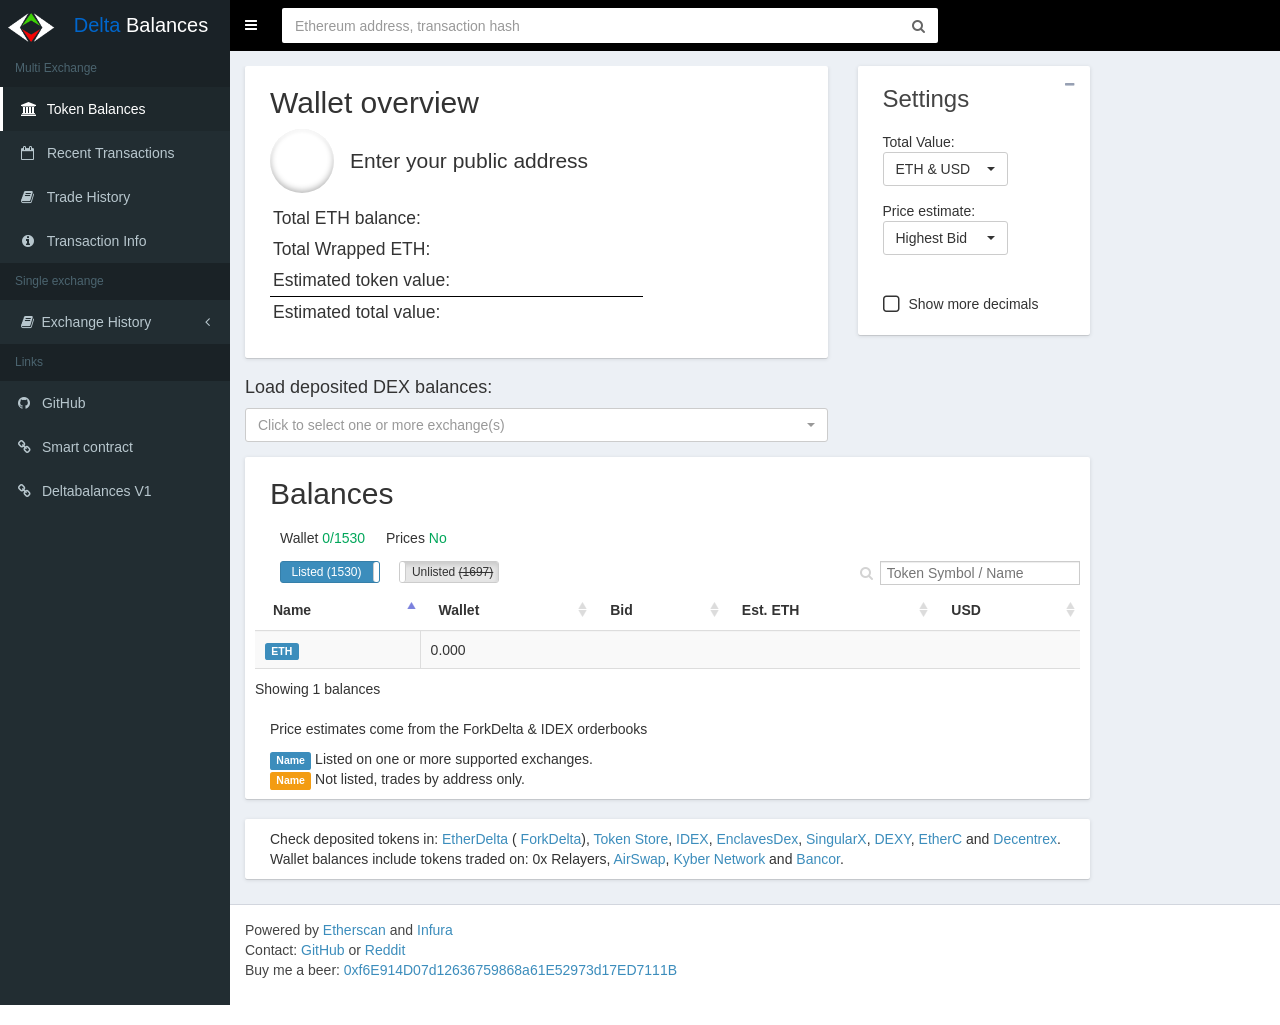
<file: index.html>
<!DOCTYPE html>
<html>

<head>
  <meta charset="utf-8">
  <meta http-equiv="X-UA-Compatible" content="IE=edge">
  <meta name="description" content="View ERC20 token balances and decentralized exchange trading history.">
  <meta content="width=device-width, initial-scale=1" name="viewport">
  <link rel="icon" type="image/png" sizes="16x16" href="./favicon-16x16.png?1">
  <link rel="icon" type="image/png" sizes="32x32" href="./favicon-32x32.png?1">
  <link rel="icon" type="image/png" sizes="64x64" href="./favicon-64x64.png?1">

  <title>Delta Balances</title>

  <!-- CSS:  Bootstrap, adminLTE, fontawesome & custom -->
  <link href="css/combinedStyles.css" rel="stylesheet">

  <!-- JS  jquery -->
  <script src="js/jquery-3.2.1.min.js"></script>

  <!-- JS  datatables -->
  <script src="js/jquery.dataTables.fixed.min.js"></script>

  <!-- JS  Bootstrap + adminLTE (menu theme) + blockies ethereum -->
  <script src="js/bootstrap.adminlte.blockies.min.js"></script>

  <script src="js/bootstrap-toggle.min.js"></script>
  <script src="js/bootstrap-select.min.js"></script>



  <!-- JS socketIO  for exchange prices -->
  <script src="js/socket.io.js" defer></script>

  <!-- JS  Token discover / loading -->
  <script src="backupTokens.js"></script>
  <script src="loadTokens.js"></script>

  <!-- JS  Main functionality -->
  <!--  config excluded from bundle -->
  <script src="configBundle.js"></script>
  <script src="bundle.min.js"></script>
  <script src="index.js"></script>

</head>

<body class="hold-transition skin-blue sidebar-mini">

  <!-- Main Header -->
  <header class="main-header">

    <!-- Logo -->
    <a href="index.html" class="logo hidden-xs">
      <!-- mini logo for sidebar mini 50x50 pixels -->
      <span class="logo-mini">
        <img id="logo1" align="middle" src="logo-white.png" alt="logo">
      </span>
      <!-- logo for regular state and mobile devices -->
      <span class="logo-lg">
        <img id="logo2" align="middle" src="logo-white.png" alt="logo">
        <span class="homeLink1">Delta</span>
        <span class="homeLink2">Balances</span>
      </span>
    </a>

    <!-- Header Navbar -->
    <nav class="navbar navbar-static-top" role="navigation">

      <!-- Sidebar toggle button-->
      <a href="#" class="sidebar-toggle" data-toggle="push-menu" role="button">
        <span class="sr-only">Toggle navigation</span>
      </a>

      <!-- mobile only logo -->
      <ul class="visible-xs nav navbar-nav pull-left navbar-logo" style="margin-left:0px; margin-top:5px;font-size:20px; height:30px; line-height:30px;">
        <li class="">
          <a href="index.html" class="dropdown">
            <span class="homeLink1">Delta</span>
            <span class="homeLink2">Balances</span>
          </a>
        </li>
      </ul>

      <!-- header search -->
      <ul class="nav  navbar-nav pull-left customWidth1" style=" border: none;">
        <li class="navbar-form" style="width:100%; padding:0px;  ">
          <div class="input-group" style="width:100%;">
            <input type="text" id="address" class="form-control custom" placeholder="Ethereum address, transaction hash">
            <span class="input-group-btn">
              <button id="refreshButton" onClick="myClick()" class="btn btn-flat">
                <i id="refreshButtonSearch" class="fa fa-search" aria-hidden="true"></i>
                <i id="refreshButtonLoading" style="display:none" class="fa fa-refresh fa-spin" aria-hidden="true"></i>
              </button>
            </span>
          </div>
        </li>
      </ul>
      <ul class="nav navbar-nav pull-right navbar-user">
        <!-- Control Sidebar Toggle Button -->
        <li class="dropdown user user-menu">
          <!-- Menu Toggle Button -->
          <a href="#" id="userToggle" class="hidden dropdown-toggle" data-toggle="control-sidebar">
            <!-- The user image in the navbar-->
            <i id="userImage" class="user-image bg-red" style="width:32px; height:32px;"></i>
            <!-- hidden-xs hides the username on small devices so only the image appears. -->
            <span id="currentAddr2" class="hidden-xs">0x......</span>
          </a>
        </li>
      </ul>
    </nav>
  </header>

  <!-- top alert message -->
  <div class="alert alert-danger alert-top" style="display:none;" onclick="hideError()" id='error' role="alert">
    <strong>Error</strong>
    <span id="errortext"></span>
    <button type="button" class="close" aria-label="Close">
      <span aria-hidden="true">&times;</span>
    </button>
  </div>
  <div class="alert alert-warning alert-top alert-dismissible" onclick="hideHint()" style="display:none;" role="alert" id='hint'>
    <strong>Hint</strong>
    <span id="hinttext"></span>
    <button type="button" class="close" aria-label="Close">
      <span aria-hidden="true">&times;</span>
    </button>
  </div>

  <!-- Left side column. contains the logo and sidebar -->
  <aside class="main-sidebar">

    <!-- sidebar: style can be found in sidebar.less -->
    <section class="sidebar">

      <!-- Sidebar Menu -->
      <ul class="sidebar-menu" data-widget="tree">
        <li id="homeLinkHeader" class="header">
          <a href="index.html">
            <span class="homeLink3">Delta</span>
            <span class="homeLink4">Balances</span>
          </a>
        </li>
        <li class="header">Multi Exchange</li>
        <!-- Optionally, you can add icons to the links -->
        <li class="active">
          <a id="overviewNav" href="index.html">
            <i class="sidebar-icon icon-balances"></i>
            <span>Token Balances</span>
          </a>
        </li>
        <li>
          <a id="recentNav" href="recent.html">
            <i class="sidebar-icon icon-recent"></i>
            <span>Recent Transactions</span>
          </a>
        </li>
        <li>
          <a id="histNav" href="trades.html">
            <i class="sidebar-icon icon-book"></i>
            <span>Trade History</span>
          </a>
        </li>
        <li>
          <a id="txNav" href="tx.html">
            <i class="sidebar-icon icon-info"></i>
            <span>Transaction Info</span>
          </a>
        </li>
        <li class="header">Single exchange</li>
        <li class="treeview menu">
          <a href="#">
            <i class="icon-book"></i>
            <span>Exchange History</span>
            <span class="pull-right-container">
              <i class="fa fa-angle-left pull-right"></i>
            </span>
          </a>
          <ul class="treeview-menu">
            <li>
              <a id="historyNav" href="history.html">
                <i class="sidebar-icon icon-etherdelta"></i>
                <span>EtherDelta
                  <span class="text75">(ForkDelta)</span>
                </span>
              </a>
            </li>
            <li>
              <a id="historyNav2" href="history2.html">
                <i class="sidebar-icon icon-tokenstore"></i>
                <span>Token store</span>
              </a>
            </li>
            <li>
              <a id="historyNav4" href="history4.html">
                <i class="sidebar-icon icon-zrx"></i>
                <span>0x Protocol</span>
              </a>
            </li>
            <li>
              <a id="historyNav5" href="history5.html">
                <i class="sidebar-icon icon-airswap"></i>
                <span>AirSwap</span>
              </a>
            </li>
            <li>
              <a id="historyNav6" href="history6.html">
                <i class="sidebar-icon icon-kyber"></i>
                <span>Kyber Network</span>
              </a>
            </li>
            <li>
              <a id="historyNav7" href="history7.html">
                <i class="sidebar-icon icon-oasis"></i>
                <span>OasisDex</span>
              </a>
            </li>
            <li>
              <a id="historyNav8" href="history8.html">
                <i class="sidebar-icon icon-enclaves"></i>
                <span>EnclavesDex</span>
              </a>
            </li>
            <li>
              <a id="historyNav9" href="history9.html">
                <strong class="sidebar-icon icon-ethen"> E</strong>
                <span>ETHEN</span>
              </a>
            </li>
            <li>
              <a id="historyNav3" href="history3.html">
                <i class="sidebar-icon icon-decentrex"></i>
                <span>Decentrex</span>
              </a>
            </li>
          </ul>
        </li>
        <li class="header">Links</li>
        <li>
          <a href="https://github.com/DeltaBalances/DeltaBalances.github.io" target="_blank">
            <i class="fa fa-github"></i>
            <span>GitHub</span>
          </a>
        </li>
        <li>
          <a href="https://etherscan.io/address/0x3e25f0ba291f202188ae9bda3004a7b3a803599a#code" target="_blank">
            <i class="fa fa-link"></i>
            <span>Smart contract</span>
          </a>
        </li>
        <li>
          <a href="./old/index.html" target="_blank">
            <i class="fa fa-link"></i>
            <span>Deltabalances V1</span>
          </a>
        </li>
      </ul>
      <!-- /.sidebar-menu -->
    </section>
    <!-- /.sidebar -->
  </aside>


  <div class="wrapper">

    <!-- Content Wrapper. Contains page content -->
    <div class="content-wrapper">
      <!-- Content Header (Page header) -->
      <!-- <section class="content-header">
      <h1>
        Token balances
      </h1>
    </section> -->

      <!-- Main content -->
      <section class="content container-fluid">

        <div class="row">

          <div class="col-sm-12 col-md-8 col-lg-7 s-fullwidth" style="overflow:hidden;">
            <div class="box box-default bottom10M">
              <div id="overviewOverlay" class="hidden-xs hidden-sm hidden-md hidden-lg overlay">
                <i class="fa fa-refresh fa-spin dim"></i>
              </div>
              <!-- /.box-header -->
              <div class="box-body noPadTop">
                <div class="col-md-12 noPadM">
                  <h2>Wallet overview</h2>
                  <div style="white-space:nowrap; overflow:hidden;">
                    <div id="addrIcon" class="hidden-xs" style="float:left; display: inline-block; padding-left: 1%;"></div>
                    <div class="hidden-xs" style="padding-left: 3%; float:left;">
                      <p style="line-height:64px;display: inline-block;"> </p>
                    </div>
                    <div style="float:left; white-space:nowrap;">
                      <p style="line-height:64px; white-space:nowrap; font-size:21px; font-weight:normal; display: inline-block;" id="addr">Enter your public address </p>
                    </div>
                  </div>
                  <table class="table table-sm" cellspacing="0" cellpadding="0" id="overviewTable">
                    <tr>
                      <td>
                        <span class=" hidden-xs">Total ETH balance:</span>
                        <span class=" visible-xs">Total ETH:</span>
                      </td>
                      <td id='ethbalance'></td>
                      <td id='ethbalancePrice'></td>
                    </tr>
                    <tr>
                      <td>
                        <span class=" hidden-xs">Total Wrapped ETH:</span>
                        <span class=" visible-xs">Wrapped ETH:</span>
                      </td>
                      <td id='wethbalance'></td>
                      <td id='wethbalancePrice'></td>
                    </tr>
                    <tr>
                      <td>
                        <span class=" hidden-xs">Estimated token value:</span>
                        <span class=" visible-xs">Token value:</span>
                      </td>
                      <td id='tokenbalance'></td>
                      <td id='tokenbalancePrice'></td>
                    </tr>
                    <tr>
                      <td>
                        <span class=" hidden-xs">Estimated total value:</span>
                        <span class=" visible-xs">Total value:</span>
                      </td>
                      <td id='totalbalance'></td>
                      <td id='totalbalancePrice'></td>
                    </tr>
                  </table>
                </div>
                <!-- /.box-body -->
              </div>
              <!-- /.box -->
            </div>
          </div>

          <div class="col-sm-12 col-md-4 col-lg-3 s-fullwidth">
            <div id="settingbox" class="box box-default bottom10M">
              <!-- /.box-header -->
              <div class="box-header noPadTop">
                <div class="col-md-12 noPadM">
                  <h3>Settings</h3>
                </div>
                <div class="box-tools pull-right">
                  <button id="collapseSettings" type="button" class="btn btn-box-tool" data-widget="collapse">
                    <i id="settingToggleIcon" class="fa fa-minus"></i>
                  </button>

                </div>
              </div>
              <div id="setting-body" class="box-body noPadTop">
                <div class="col-md-12 noPadM">
                  <ul class="list-unstyled">
                    <li>

                      <li>
                        <div class="form-group" style="float:left;Padding-right: 45px;">
                          Total Value:
                          <br>
                          <select id="fiatSelect" onchange="selectFiat()" data-width="125px" class="selectpicker">
                            <option value="0">ETH</option>
                            <option value="1" selected>ETH & USD</option>
                            <option value="2">ETH & EUR</option>
                          </select>
                        </div>
                        <div class="form-group" style="float:left;">
                          Price estimate:
                          <br>
                          <select id="priceSelect" onchange="selectPrice()" data-width="125px" class="selectpicker">
                            <option value="0" selected>Highest Bid</option>
                            <option value="1">Lowest Ask</option>
                          </select>
                        </div>
                      </li>
                      <li class="hidden">
                        <input class="checkbox checkbox-info" type="checkbox" onclick="checkZero()" id="zero">
                        <label for="zero">Hide zero balances</label>
                      </li>
                      <li>
                        <div style="clear:both;"></div>
                        <br>
                        <input class="checkbox checkbox-info" type="checkbox" onclick="checkDecimal()" id="decimals">
                        <label for="decimals">Show more decimals</label>
                      </li>

                  </ul>

                </div>
              </div>
              <!-- /.box-body -->
            </div>
            <!-- /.box -->
          </div>
        </div>
        <div class="row">
          <div class="col-md-12 col-lg-10">
            <h4> Load deposited DEX balances: </h4>
          </div>


          <div class="col-sm-12 col-md-8 col-lg-7 noPadM">

            <div class="form-group">
              <select id="exchangeDropdown" data-width="100%" data-none-selected-text="Click to select one or more exchange(s)" class="selectpicker"
                multiple>
                <option data-subtext="ForkDelta">EtherDelta</option>
                <option>IDEX</option>
                <option>Token store</option>
                <option>Enclaves</option>
                <!-- <option>Ethen</option>-->
                <option>SingularX</option>
                <option>DEXY</option>
                <option>EtherC</option>
                <option data-subtext="(Discontinued)">Decentrex</option>
              </select>
            </div>

          </div>

          <div class="col-xs-12 col-md-12 col-lg-10 s-fullwidth">

            <div class="box box-default">
              <!-- /.box-header -->
              <div class="box-body noPadTop">
                <div class="col-md-12 noPadM">
                  <h2>Balances
                    <button id='loadingBalances' onclick="getBalances()" class="fa fa-refresh" style="display:none;"></button>
                    <!-- <span class="pull-right" style="display:inline-block; vertical-align: middle;font-weight: 400; font-size: 0.5em;">
                      <input style="width:110px;" id="tablesearcher" class="search form-control" data-column="0" type="search" placeholder="filter tokens">
                    </span>
                    -->
                  </h2>
                  <table class="table" id="balanceProgress" style="float:left; padding-bottom:5px;">
                    <thead></thead>
                    <tbody></tbody>
                  </table>
                </div>

                <div class="col-md-12 noPad">


                  <table class="table table-striped" id="resultTable" style="width:100%">
                    <thead></thead>
                    <tbody></tbody>
                  </table>
                  <br>
                </div>
                <div class="col-md-12 noPadM">

                  <span id="downloadBalances"></span>
                  <p> Price estimates come from the ForkDelta & IDEX orderbooks</p>
                  <span class="label label-primary">Name</span> Listed on one or more
                  <span class="hidden-xs">supported</span> exchanges.
                  <br>
                  <span class="label label-warning">Name</span> Not listed, trades by address only.
                </div>
              </div>
              <!-- /.box-body -->
            </div>
            <!-- /.box -->
          </div>

          <div class="col-xs-12 col-md-12 col-lg-10 s-fullwidth">
            <div class="box box-default bottom10M">

              <!-- /.box-header -->
              <div class="box-body">
                <div class="col-md-12 noPadM">
                  Check deposited tokens in:
                  <a href="https://etherdelta.com" target="_blank">EtherDelta</a> (
                  <a href="https://forkdelta.github.io" target="_blank">ForkDelta</a>),
                  <a href="https://token.store" target="_blank">Token Store</a>,
                  <a href="https://www.idex.market" target="_blank">IDEX</a>,
                  <a href="https://www.enclaves.io" target="_blank">EnclavesDex</a>,
                  <a href="https://www.singularx.com" target="_blank">SingularX</a>,
                  <a href="https://app.dexy.exchange" target="_blank">DEXY</a>,
                  <a href="https://www.etherc.io" target="_blank">EtherC</a> and
                  <a href="https://github.com/decentrex/decentrex.github.io/blob/master/index.md" target="_blank">Decentrex</a>.
                  <br>Wallet balances include tokens traded on: 0x Relayers,
                  <a href="https://airswap.io" target="_blank">AirSwap</a>,
                  <a href="https://kyber.network" target="_blank">Kyber Network</a> and
                  <a href="https://www.bancor.network" target="_blank">Bancor</a>.
                </div>
                <!-- /.box-body -->
              </div>

              <!-- /.box -->
            </div>

          </div>
      </section>
      <!-- /.content -->
      </div>
      <!-- /.content-wrapper -->

      <!-- Main Footer -->
      <footer class="main-footer">
        <!-- To the right -->
        <div class="pull-right hidden-xs">
        </div>
        <p> Powered by
          <a target="_blank" href="https://etherscan.io/">Etherscan</a> and
          <a target="_blank" href="https://infura.io/">Infura</a>
          <br> Contact:
          <a target="_blank" href="https://github.com/DeltaBalances/DeltaBalances.github.io">GitHub</a> or
          <a target="_blank" href="https://reddit.com/u/deltabalances">Reddit</a>
          <br> Buy me a beer:
          <a href="https://etherscan.io/address/0xf6E914D07d12636759868a61E52973d17ED7111B" target="_blank">0xf6E914D07d12636759868a61E52973d17ED7111B</a>
        </p>
      </footer>

      <!-- Control Sidebar -->
      <aside class="control-sidebar control-sidebar-dark">
        <!-- Create the tabs -->
        <ul class="nav nav-tabs nav-justified control-sidebar-tabs">
          <li class="active">
            <a href="#control-sidebar-home-tab" data-toggle="tab">
              <i class="fa fa-home"></i>
            </a>
          </li>
          <li>
            <a href="#control-sidebar-settings-tab" data-toggle="tab">
              <i class="fa fa-gears"></i>
            </a>
          </li>
        </ul>
        <!-- Tab panes -->
        <div class="tab-content">
          <!-- Home tab content -->
          <div class="tab-pane active" id="control-sidebar-home-tab">
            <h3 class="control-sidebar-heading">Active address</h3>
            <ul class="control-sidebar-menu">
              <li>
                <a href="" onclick="return false" style="pointer-events: none;">
                  <i id="currentAddrImg" class="menu-icon bg-red" style="width:32px; height:32px;"></i>
                  <div class="menu-info">
                    <h4 id="currentAddr" class="control-sidebar-subheading">0x......</h4>
                    <p id="currentAddrDescr">Input address</p>
                  </div>
                </a>
              </li>
              <li id="walletInfo" class="hidden">
                <a id="etherscan" href="#" target="_blank" class="menu-info control-sidebar-subheading">
                  Etherscan
                  <i class="fa fa-link pull-right"></i>
                </a>
                <a onclick="forget()" id="forget" href="#" class="menu-info control-sidebar-subheading">
                  Forget
                  <i class="fa fa-trash-o pull-right text-red"></i>
                </a>
                <a onclick="save()" id="save" href="#" class="hidden menu-info control-sidebar-subheading">
                  Save
                  <i class="fa fa-save pull-right text-blue"></i>
                </a>
              </li>
            </ul>

            <div id="savedSection" class="hidden">
              <h3 class="control-sidebar-heading">Saved address</h3>
              <ul class="control-sidebar-menu">
                <li>
                  <a onclick="loadSaved()" href="#">
                    <i id="savedImage" class="menu-icon bg-red" style="width:32px; height:32px;"></i>
                    <div class="menu-info">
                      <h4 id="savedAddress" class="control-sidebar-subheading">0x12345678</h4>
                      <p>Saved</p>
                    </div>
                  </a>
                </li>
              </ul>
            </div>
            <div id="metamaskSection" class="hidden">
              <h3 class="control-sidebar-heading">Detected Address</h3>
              <ul class="control-sidebar-menu">
                <li>
                  <a onclick="loadMetamask()" href="#">
                    <i id="metamaskImage" class="menu-icon bg-red" style="width:32px; height:32px;"></i>
                    <div class="menu-info">
                      <h4 id="metamaskAddress" class="control-sidebar-subheading">0x12345678</h4>
                      <p>Metamask</p>
                    </div>
                  </a>
                </li>
              </ul>
            </div>

          </div>

          <!-- /.tab-pane -->
          <!-- Settings tab content -->
          <div class="tab-pane" id="control-sidebar-settings-tab">
            <form>
              <h3 class="control-sidebar-heading">Nothing here yet</h3>
            </form>
          </div>
          <!-- /.tab-pane -->
        </div>
      </aside>
      <!-- /.control-sidebar -->
      <div class="control-sidebar-bg"></div>
    </div>
    <!-- ./wrapper -->
    <!-- Global site tag (gtag.js) - Google Analytics -->
    <script async src="https://www.googletagmanager.com/gtag/js?id=UA-116708935-1"></script>
    <script>
      window.dataLayer = window.dataLayer || [];
      function gtag() { dataLayer.push(arguments); }

      // track amount of visits, only when hosted on github
      if (window.location.origin.indexOf('.github.io') !== -1) {
        gtag('js', new Date());
        gtag('config', 'UA-116708935-1');
      }

    </script>
</body>

</html>
</file>
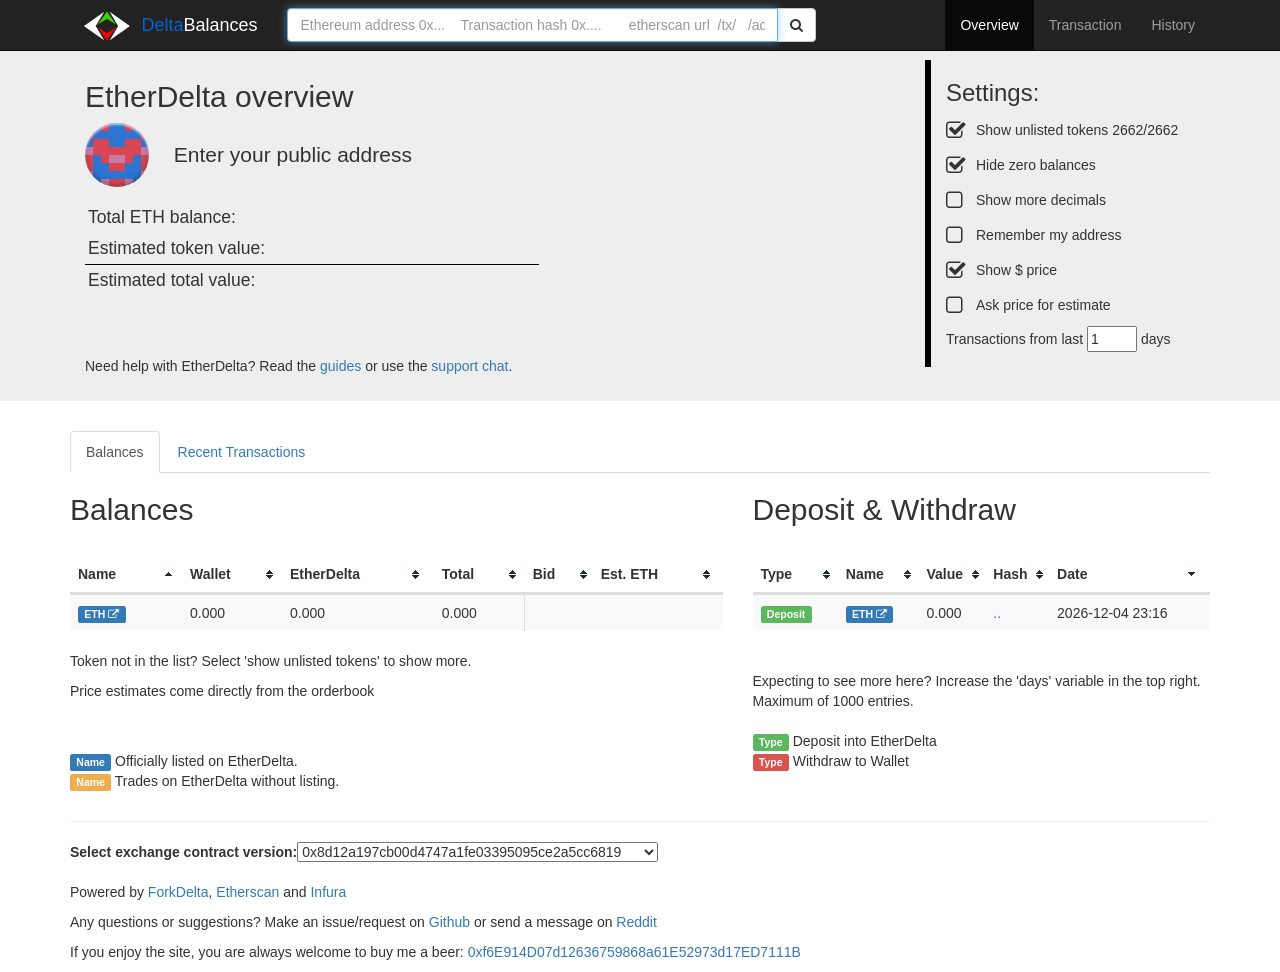
<file: old/index.html>
<!DOCTYPE html>
<html lang="en">
	<head>
		<!-- Bootstrap meta tags -->
		<meta charset="utf-8">
		<meta name="description" content="A tool to view EtherDelta token balances, transaction details and trading history."/>
		<meta http-equiv="X-UA-Compatible" content="IE=edge">
		<meta name="viewport" content="width=device-width, initial-scale=1">

		<title>Delta Balances</title>

		<!-- Bootstrap js -->
		<script type="text/javascript" src="js/jquery.tablesorter.combined.min.js"></script>
		<script src="js/bootstrap.min.js"></script>
		
		<!-- Bootstrap, bootstrap-theme, fontawesome & custom css -->
		<link href="css/combinedStyles.css" rel="stylesheet">

		<!-- Blockies (eth address image) -->
		<script type="text/javascript" src="js/blockies.min.js"></script>
		<script type="text/javascript" src="js/socket.io.js"></script>		
	
		<!-- common tools -->
		<script type="text/javascript" src="backupTokens.js"></script>
		<script type="text/javascript" src="loadTokens.js"></script>
		<script type="text/javascript" src="bundle.min.js"></script>
		
		<!-- Main script -->
		<script type="text/javascript" src="balances.js"></script>
		
		

	
		
	</head>
	<body >
	
		<div class="alert alert-danger alert-top " style="display:none;" onclick="hideError()" id='error' role="alert" >
			<strong>Error</strong> <span id="errortext"></span>
			<button type="button" class="close"  aria-label="Close">
				<span aria-hidden="true">&times;</span>
			</button>
		</div>
		<div class="alert alert-warning alert-top alert-dismissible"  onclick="hideHint()" style = "display:none;" role="alert" id='hint'>
			<strong>Hint</strong> <span id="hinttext"></span>
			<button type="button" class="close"  aria-label="Close">
				<span aria-hidden="true">&times;</span>
			</button>
		</div>
		
		<div class="navbar navbar-inverse navbar-fixed-top">
		  <div class="container">
			
			<div class="navbar-header customWidth1">
			
				<div class="pull-left" >
				  <a class="navbar-brand "  href="."><img id="logo2" align="right" src="logo-white.png" alt="logo"></a>
				  <a class="navbar-brand hidden-xs" style="padding-left: 25px;" href="."><span id="homeLink1">Delta</span><span id="homeLink2">Balances</span></a>
				</div>
				
                <button type="button" class="navbar-toggle collapsed pull-right" data-toggle="collapse" data-target="#navbar-collapse">
                    <span class="sr-only">Toggle navigation</span>
                    <span class="icon-bar"></span>
                    <span class="icon-bar"></span>
                    <span class="icon-bar"></span>
                </button>
				
				<div id="form"  class="navbar-form collapsed navbar-left customWidth2" >	
					<div class="input-group add-on" style="display:table;" class="input-group">
						<input class="form-control" type="text" autocomplete="off"  id="address" placeholder="Ethereum address 0x...    Transaction hash 0x....       etherscan url  /tx/   /address/">
						<div class="input-group-btn" style="width: 1%;" class="input-group-addon">
							<button class="btn btn-default" id="refreshButton" onClick="myClick()"><i id="refreshButtonSearch" class="fa fa-search" aria-hidden="true"></i><i id="refreshButtonLoading" style="display:none" class="fa fa-refresh fa-spin" aria-hidden="true"></i></button>
						</div>
					</div>
				</div>
            </div> <!-- navbar-header -->
			
            <div class="collapse navbar-collapse navbar-right" id="navbar-collapse">
                <ul class="nav navbar-nav navbar-left">
                    <li class="active"><a id="overviewNav" href="#">Overview</a></li>
                    <li><a id="transactionNav" href="tx.html">Transaction</a></li>
					<li><a id="historyNav" href="history.html">History</a></li>
                </ul>
         
            </div>
	
		  </div>
		</div>
		
	
		 <!-- Main jumbotron for a primary marketing message or call to action -->
    <div class="jumbotron">
		<div class="container" > 
				<div class="col-md-9" style="overflow:hidden;">
					<h2>EtherDelta overview</h2>
					
					<div style="white-space:nowrap; overflow:hidden;">
						<div id="addrIcon" class="hidden-xs" style="float:left; display: inline-block; padding-left: 1%;" ></div>
						<div class="hidden-xs" style="padding-left: 3%; float:left;"> <p style ="line-height:64px;display: inline-block;"> </p> </div> <div style="float:left; white-space:nowrap;" ><p style ="line-height:64px; white-space:nowrap; font-size:21px; font-weight:normal; display: inline-block;" id="addr">Enter your public address </p></div>
					</div>

					<table class="table table-sm" cellspacing="0" cellpadding="0" id="overviewTable">
					  <tr>
						<td><span class=" hidden-xs">Total ETH balance:</span><span class=" visible-xs">Total ETH:</span></td>
						<td id = 'ethbalance'></td>
						<td id = 'ethbalancePrice'></td>
					  </tr>
					  <tr>
						<td><span class=" hidden-xs">Estimated token value:</span><span class=" visible-xs">Token value:</span></td>
						<td id = 'tokenbalance'></td>
						<td id = 'tokenbalancePrice'></td>
					  </tr>
					   <tr>
						<td><span class=" hidden-xs">Estimated total value:</span><span class=" visible-xs">Total value:</span></td>
						<td id = 'totalbalance'></td>
						<td id = 'totalbalancePrice'></td>
					  </tr>
					</table>
					
					<br>
					<br> Need help with EtherDelta? Read the <a href="https://www.reddit.com/r/EtherDelta/comments/6hrxjw/etherdelta_guides_for_first_time_users/" > guides</a> or use the <a href="https://gitter.im/etherdelta/etherdelta.github.io" >support chat</a>.
				</div>
				
				
				<div class = "col-md-3" style="border-left-width: 6px; border-left-style: solid; border-left-color: black;">
					<h3> Settings: </h3>
					<ul class="list-unstyled">
						<li><input class="checkbox checkbox-info" type="checkbox"  onclick="checkCustom()" id="custom" ><label for="custom">Show unlisted tokens </label><span id="tokencount"></span></li>
						<li><input class="checkbox checkbox-info" type="checkbox" onclick="checkZero()" id="zero" ><label for="zero" >Hide zero balances</label></li>
						<li><input class="checkbox checkbox-info" type="checkbox" onclick="checkDecimal()" id="decimals"><label for="decimals" >Show more decimals</label></li>
						<li><input class="checkbox checkbox-info" type="checkbox"  onclick="checkRemember()" id="remember" ><label for="remember">Remember my address</label></li>
						<li><input class="checkbox checkbox-info" type="checkbox"  onclick="checkDollars()" id="dollars" ><label for="dollars">Show $ price</label></li>
						<li><input class="checkbox checkbox-info" type="checkbox"  onclick="checkAsk()" id="ask" ><label for="ask">Ask price for estimate</label></li>
						<li><label>Transactions from last <input type="number" id="days" onchange="validateDays(this.value)" value="1" min="1" max="999" step="1"> days</label></li>
					</ul>
						
				</div>

			
		</div>
    </div>

    <div class="container">
	
	
	<div class="row">
        <div class="col-md-12">
			
			<ul class="nav nav-tabs">
				<li class="active"><a data-toggle="tab" href="#balancetab">Balances</a></li>
				<li><a data-toggle="tab" href="#transactiontab">Recent Transactions</a></li>
			</ul>

			<div class="tab-content">
				<div id="balancetab" class="tab-pane active">
				  <div class="row">
					<div  class="col-md-7">
						<h2>Balances <button id='loadingBalances' onclick ="getBalances()" class="fa fa-refresh" style="display:none;"></button></h2>
						<br>
						<table  class="tablesorter table table-striped" id="resultTable">
							<thead></thead>
							<tbody></tbody>
						</table>
						<br>
						<span id="downloadBalances"></span>
						<p> Token not in the list? Select 'show unlisted tokens' to show more.</p>
						<p>Price estimates come directly from the orderbook
						</p>
						<br>
						<br>
						<span class="label label-primary">Name</span> Officially listed on EtherDelta. <br>
						<span class="label label-warning">Name</span> Trades on EtherDelta without listing.
						<p id = "contract"> </p>
					</div>
					<div  class="col-md-5">				
						<h2>Deposit & Withdraw <button id='loadingTransactions' onclick ="getTrans()"  class="fa fa-refresh" style="display:none;"></button></h2>
						<br>
						<table class="tablesorter table table-striped" id="transactionsTable">
							<thead></thead>
							<tbody></tbody>
						</table>
						
						<br>
						<span id="downloadDeposits"></span>
						<br>
						Expecting to see more here? Increase the 'days' variable in the top right. <br>
						Maximum of 1000 entries.<br>
						<br>
						<span class="label label-success">Type</span> Deposit into EtherDelta <br>
						<span class="label label-danger">Type</span> Withdraw to Wallet <br>
						
					</div>	
				  </div>
				</div>
				<div id="transactiontab" class="tab-pane">
					<h2>Transactions <button id='loadingTransactions2' onclick ="getTrans()"  class="fa fa-refresh" style="display:none;"></button></h2>
					<p>Go to the <strong><a target="_blank" href="history.html">History</a> </strong> tab for a full trade history</p>
					<p><strong>Note: </strong> This page does not include maker trades, only taker. (see history for maker)</p>
					<br>
					<table class="tablesorter table table-striped" id="transactionsTable2">
						<thead></thead>
						<tbody></tbody>
					</table>
					<br>
					Expecting to see more here? Increase the 'days' variable in the top right. <br>
					Maximum of 1000 entries.<br>
					<br>
					<span class="label label-success">Type</span> Deposit into EtherDelta <br>
					<span class="label label-danger">Type</span> Withdraw to Wallet <br>
					<span class="label label-default" >Type</span> Cancelled order <br>
					<span class="label label-info" >Type</span> Taker trade (clicked on an order) <br>
				</div>
			</div>
			
			
			  
			
		</div>
    </div><!-- /row -->

      <hr>

      <footer style="overflow:hidden;">
			<div class="form-group" id="selectDiv"><label for="contactSelect">Select exchange contract version: </label></div>
			<p> Powered by <a target="_blank" href="https://forkdelta.github.io/">ForkDelta</a>, <a target="_blank" href="https://etherscan.io/">Etherscan</a> and <a target="_blank" href="https://infura.io/">Infura</a></p>
			<p> Any questions or suggestions? Make an issue/request on <a target="_blank" href="https://github.com/DeltaBalances/DeltaBalances.github.io">Github</a> or send a message on <a target="_blank" href="https://reddit.com/u/deltabalances">Reddit</a></p>
			<p> If you enjoy the site, you are always welcome to buy me a beer:  <a href="https://etherscan.io/address/0xf6E914D07d12636759868a61E52973d17ED7111B" target="_blank" >0xf6E914D07d12636759868a61E52973d17ED7111B</a> </p>
      </footer>
    </div> <!-- /container -->
	

	</body>
</html>
</file>
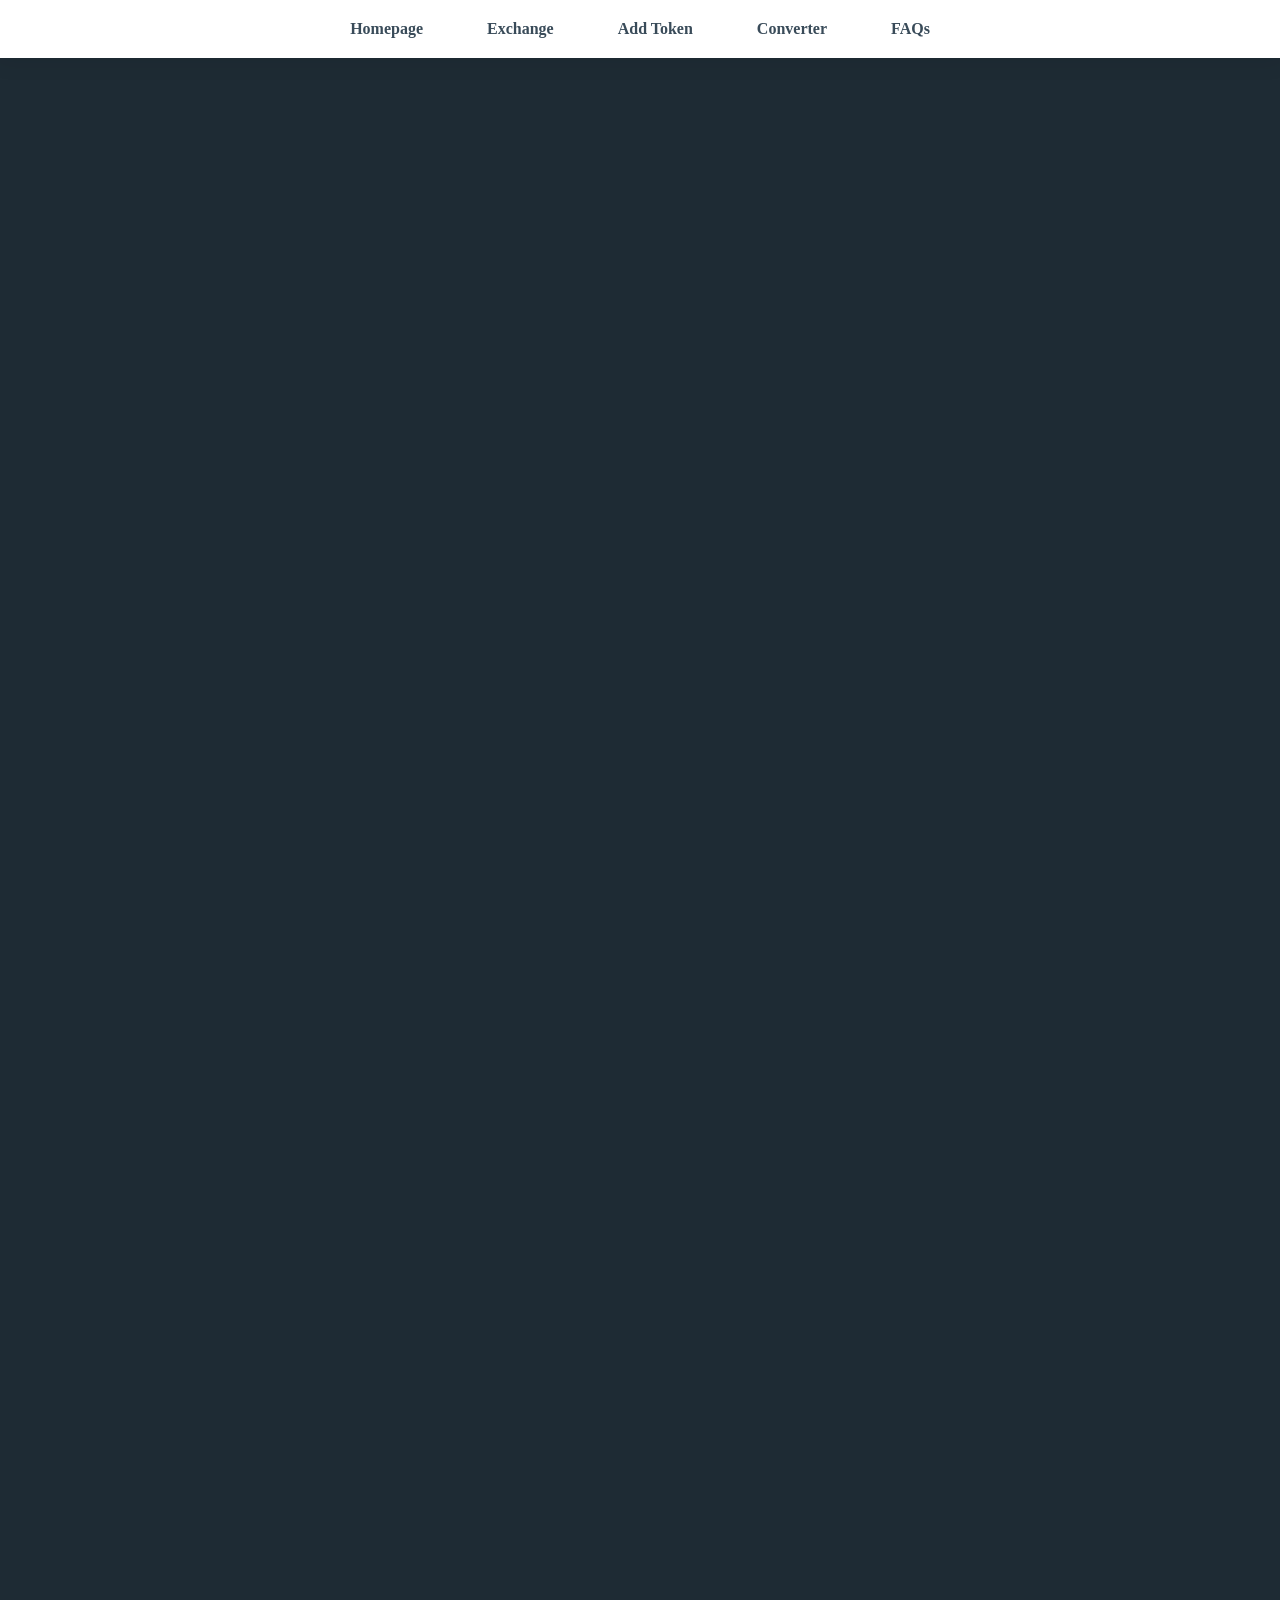
<file: dex/addtoken/index.html>
<html>
	<head>
		
		
		<title>About dhopakexchange | Roadmap, FAQs, and more!</title>
		<meta name="description" content="The Decentralized P2P Token Market with more ERC20 Tokens listed than any other exchange." />
		
		<meta property="og:url" content="https://dhopakexchange.github.io" />
	    <meta property="og:title" content="About dhopakexchange | Roadmaps, FAQs, and more!" />
	    <meta property="og:description" content="The Decentralized P2P Token Market with more ERC20 Tokens listed than any other exchange." />
	    <meta property="og:image" content="https://dhopakexchange.github.io/images/td_logo.png" />
		<link href="/images/td_favicon.png" rel="icon" />

		<link type="text/css" rel="stylesheet" href="https://maxcdn.bootstrapcdn.com/font-awesome/4.7.0/css/font-awesome.min.css" />
		<script src="https://code.jquery.com/jquery-3.3.1.min.js"
				integrity="sha256-FgpCb/KJQlLNfOu91ta32o/NMZxltwRo8QtmkMRdAu8="
				crossorigin="anonymous"></script>

		<script>
			
			$(document).ready(function($) {

				//if page loaded with a hash, smooth scroll to it
				if (window.location.hash !== '') {
					scroll_to_hash(window.location.hash);
				}

				//bind accordion
				$('#faqs').find('.accordion-toggle').click(function(){

					//Expand or collapse this panel
					$(this).next().slideToggle('fast');

					//Hide the other panels
					$(".accordion-content").not($(this).next()).slideUp('fast');

				});

				// Add smooth scrolling to nav links
				$("a.hash").on('click', function(event) {
					event.preventDefault();

					scroll_to_hash(this.hash);

					window.location.hash = this.hash;
				});
			});

			function scroll_to_hash(hash) {
				if (hash === '#roadmap') {
					var offsettop = 0;
				} else {
					var offsettop = $('a[name="' + hash + '"]').offset().top;
				}

				$('html, body').animate({
					scrollTop: offsettop,
				}, 1000);
			}

		</script>

		<style>
			* {
				box-sizing: border-box;
			}

			body {
				background: #1e2b34;
				font-family: Segoe UI;
				padding: 70px 0;
			}
			
			

			h1 {
			  text-align: left;
			  font-size: 22px;
			  font-weight: 2.8rem;
			  color: #0067d9;
			  margin-bottom: 20px;
			}

			h2 {
				text-align: left;
				font-size: 18px;
				font-weight: bold;
				
			}
			
			h3 {
				text-align: left;
				font-size: 16px;
				font-weight: bold;
				
			}
			
			h4 {
			  text-align: center;
			  font-size: 20px;
			  font-weight: 200;
			  color: #0067d9;
			  margin-bottom: 20px;
			}

			a {
				text-decoration: none;
			}
			
			img {
				width: 100%;
			}

			.header {
			    position: fixed;
			    top: 0;
			    left: 0;
			    width: 100%;
			    text-align: center;
			    /* position: relative; */
			    z-index: 9;
			    background: #FFF;
			    box-shadow: 0px 1px 22px 4px rgba(0, 0, 0, 0.07);
			}

			.header a {
			    padding: 20px 30px;
			    display: inline-block;
			    text-decoration: none;
			    font-size: 16px;
                            font-weight: bold;
                            color: #394b59;
			}

			.header a:hover {
				color: #0067d9;
			}

			.content {
				width: 1000px;
				margin: 0 auto;
				border:0px solid #E0E0E0;
				padding:12px;
				color:#f1f1f1;
				background:#1e2b34;
				font-size:15px;
				line-height:1.45em;
				box-shadow: 0px 0px 0px 0px rgba(0, 0, 0, 0.07);
			}

			/* accordion css */
			#faqs {
				width: 1000px;
				box-shadow: 0px 1px 22px 4px rgba(0, 0, 0, 0.07);
				margin: 0 auto;
			}

			.accordion-toggle,
			.accordion-content {
				width: 100%;
				margin: 0 auto;
			}

			.accordion-toggle {
				cursor: pointer;
				background:#394b59;
				padding:12px;
				cursor:pointer;
				border-right:1px solid #2d3d4a;
				border-left:1px solid #2d3d4a;
				border-bottom:1px solid #2d3d4a;
				min-height:20px;
				transition:.25s;

				font-size:18px;
				font-weight: normal;
				line-height: 1.3em;
				color:#ffffff;
			}

			.accordion-content {
				display: none;
				border-left:1px solid #E0E0E0;
				border-right:1px solid #E0E0E0;
				border-bottom:1px solid #E0E0E0;
				padding:12px;
				color:#212121;
				background:#FFF;
				font-size:15px;
				line-height:1.45em;
			}

			.accordion-content.open { display: block; }

			/* timeline css */
			.timeline .demo-card-wrapper {
			  position: relative;
			  margin: auto;
			}
			.timeline .demo-card-wrapper::after {
			  z-index: 1;
			  content: "";
			  position: absolute;
			  top: 0;
			  bottom: 0;
			  left: 50%;
			  border-left: 1px solid rgba(191, 191, 191, 0.4);
			}
			.timeline .demo-card {
			  position: relative;
			  display: block;
			  margin: 10px auto;
			  z-index: 2;
			  max-width: 1000px;
			  box-shadow: 0px 1px 22px 4px rgba(0, 0, 0, 0.07);
			}
			.timeline .demo-card .head {
			  position: relative;
			  display: flex;
			  align-items: center;
			  color: #fff;
			  font-weight: 400;
			}
			.timeline .demo-card .head .number-box {
			  display: inline;
			  float: left;
			  margin: 15px;
			  padding: 10px;
			  font-size: 35px;
			  line-height: 35px;
			  font-weight: 600;
			  background: rgba(0, 0, 0, 0.17);
			}
			.timeline .demo-card .head h2 {
			  font-size: 24px;
			  font-weight: inherit;
			  letter-spacing: 2px;
			  margin: 0;
			  padding-bottom: 6px;
			  line-height: 26px;
			  text-align: left;
			}
			.timeline .demo-card .head h2 span {
			  display: block;
			  font-size: 18px;
			  text-transform: uppercase;
			  margin: 0;
			}
			@media (min-width: 480px) {
			  .timeline .demo-card .head h2 span {
			    font-size: 0.8rem;
			  }
			}

			.timeline .demo-card {
				background: #394b59;
			}

			.timeline .demo-card.green {
				background: #77DD77;
			}

		</style>
	</head>

	<body>
		
		<div class="header">

			<a href="/home/">Homepage</a>
			<a href="https://dhopakexchange.github.io">Exchange</a>
			<a href="/addtoken/">Add Token</a>
			<a href="/converter/">Converter</a>
			<a href="/faqs/">FAQs</a>
			
		</div>
		
		

<div class="content"><h2><iframe src="https://docs.google.com/forms/d/e/1FAIpQLSfYCMm8EOQchH67qzVAX8JVFDiakkYbfl4-yApRCQl6tnlBSA/viewform?embedded=true" width="1000" height="2100" frameborder="0" marginheight="0" marginwidth="0">Loading...</iframe></h2>
</div>
		
		
		
		
		
	</body>
</html>
</file>
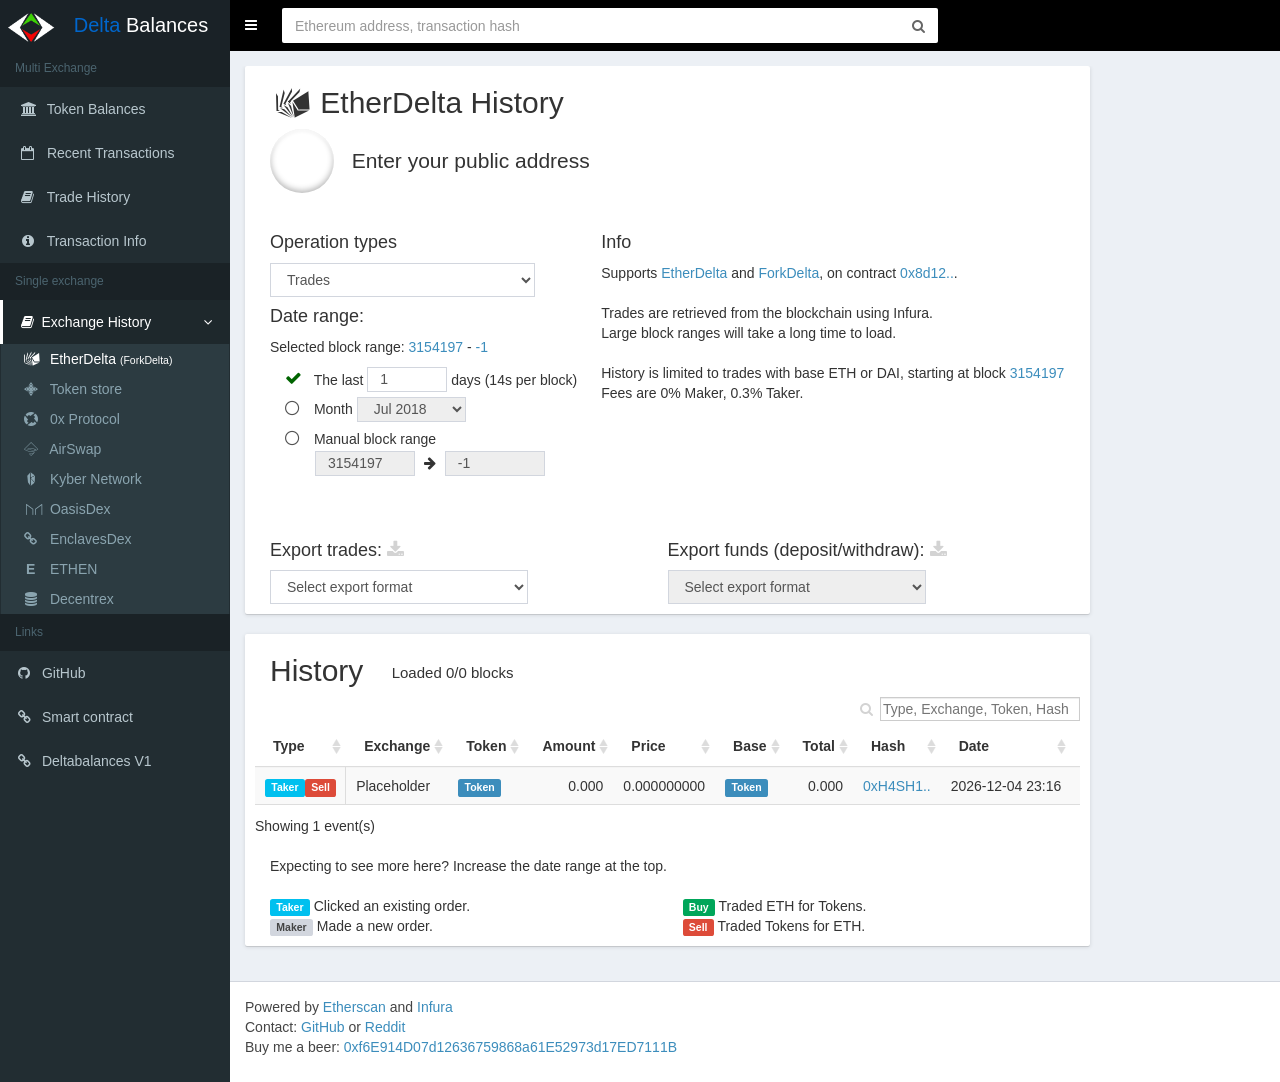
<file: history.html>
<!DOCTYPE html>
<html>

<head>
  <meta charset="utf-8">
  <meta http-equiv="X-UA-Compatible" content="IE=edge">
  <meta name="description" content="View and export EtherDelta trade history.">
  <meta content="width=device-width, initial-scale=1" name="viewport">
  <link rel="icon" type="image/png" sizes="16x16" href="./favicon-16x16.png?1">
  <link rel="icon" type="image/png" sizes="32x32" href="./favicon-32x32.png?1">
  <link rel="icon" type="image/png" sizes="64x64" href="./favicon-64x64.png?1">

  <title>Delta Balances</title>

  <!-- CSS:  Bootstrap, adminLTE, fontawesome & custom -->
  <link href="css/combinedStyles.css" rel="stylesheet">

  <!-- JS  jquery -->
  <script src="js/jquery-3.2.1.min.js"></script>

  <!-- JS  datatables -->
  <script src="js/jquery.dataTables.fixed.min.js"></script>

  <!-- JS  Bootstrap + adminLTE (menu theme) + blockies ethereum -->
  <script src="js/bootstrap.adminlte.blockies.min.js" defer></script>

  <!-- JS socketIO  for exchange prices -->
  <!--<script src="js/socket.io.js" defer></script>-->

  <!-- JS  Token discover / loading -->
  <script src="backupTokens.js"></script>
  <script src="loadTokens.js"></script>

  <!-- JS  Main functionality -->
  <!--  config excluded from bundle -->
  <script src="configBundle.js"></script>
  <script src="bundle.min.js"></script>
  <script>
    var exchanges = ['EtherDelta'];
  </script>
  <script src="history.js"></script>

</head>

<body class="hold-transition skin-blue sidebar-mini">

  <!-- Main Header -->
  <header class="main-header">

    <!-- Logo -->
    <a href="index.html" class="logo hidden-xs">
      <!-- mini logo for sidebar mini 50x50 pixels -->
      <span class="logo-mini">
        <img id="logo1" align="middle" src="logo-white.png" alt="logo">
      </span>
      <!-- logo for regular state and mobile devices -->
      <span class="logo-lg">
        <img id="logo2" align="middle" src="logo-white.png" alt="logo">
        <span class="homeLink1">Delta</span>
        <span class="homeLink2">Balances</span>
      </span>
    </a>

    <!-- Header Navbar -->
    <nav class="navbar navbar-static-top" role="navigation">

      <!-- Sidebar toggle button-->
      <a href="#" class="sidebar-toggle" data-toggle="push-menu" role="button">
        <span class="sr-only">Toggle navigation</span>
      </a>

      <!-- mobile only logo -->
      <ul class="visible-xs nav navbar-nav pull-left navbar-logo" style="margin-left:0px; margin-top:5px;font-size:20px; height:30px; line-height:30px;">
        <li class="">

          <a href="index.html" class="dropdown">

            <span class="homeLink1">Delta</span>
            <span class="homeLink2">Balances</span>
          </a>
        </li>
      </ul>

      <!-- header search -->
      <ul class="nav  navbar-nav pull-left customWidth1" style=" border: none;">
        <li class="navbar-form" style="width:100%; padding:0px;  ">
          <div class="input-group" style="width:100%;">
            <input type="text" id="address" class="form-control custom" placeholder="Ethereum address, transaction hash">
            <span class="input-group-btn">
              <button id="refreshButton" onClick="myClick()" class="btn btn-flat">
                <i id="refreshButtonSearch" class="fa fa-search" aria-hidden="true"></i>
                <i id="refreshButtonLoading" style="display:none" class="fa fa-refresh fa-spin" aria-hidden="true"></i>
              </button>
            </span>
          </div>

        </li>
      </ul>
      <ul class="nav navbar-nav pull-right navbar-user">
        <!-- Control Sidebar Toggle Button -->
        <li class="dropdown user user-menu">
          <!-- Menu Toggle Button -->
          <a href="#" id="userToggle" class="hidden dropdown-toggle" data-toggle="control-sidebar">
            <!-- The user image in the navbar-->
            <i id="userImage" class="user-image bg-red" style="width:32px; height:32px;"></i>
            <!-- hidden-xs hides the username on small devices so only the image appears. -->
            <span id="currentAddr2" class="hidden-xs">0x......</span>
          </a>
        </li>
      </ul>
    </nav>
  </header>

  <!-- top alert message -->
  <div class="alert alert-danger alert-top" style="display:none;" onclick="hideError()" id='error' role="alert">
    <strong>Error</strong>
    <span id="errortext"></span>
    <button type="button" class="close" aria-label="Close">
      <span aria-hidden="true">&times;</span>
    </button>
  </div>
  <div class="alert alert-warning alert-top alert-dismissible" onclick="hideHint()" style="display:none;" role="alert" id='hint'>
    <strong>Hint</strong>
    <span id="hinttext"></span>
    <button type="button" class="close" aria-label="Close">
      <span aria-hidden="true">&times;</span>
    </button>
  </div>

  <!-- Left side column. contains the logo and sidebar -->
  <aside class="main-sidebar">

    <!-- sidebar: style can be found in sidebar.less -->
    <section class="sidebar">

      <!-- Sidebar Menu -->
      <ul class="sidebar-menu" data-widget="tree">
        <li id="homeLinkHeader" class="header">
          <a href="index.html">
            <span class="homeLink3">Delta</span>
            <span class="homeLink4">Balances</span>
          </a>
        </li>
        <li class="header">Multi Exchange</li>
        <!-- Optionally, you can add icons to the links -->
        <li>
          <a id="overviewNav" href="index.html">
            <i class="sidebar-icon icon-balances"></i>
            <span>Token Balances</span>
          </a>
        </li>
        <li>
          <a id="recentNav" href="recent.html">
            <i class="sidebar-icon icon-recent"></i>
            <span>Recent Transactions</span>
          </a>
        </li>
        <li>
          <a id="histNav" href="trades.html">
            <i class="sidebar-icon icon-book"></i>
            <span>Trade History</span>
          </a>
        </li>
        <li>
          <a id="txNav" href="tx.html">
            <i class="sidebar-icon icon-info"></i>
            <span>Transaction Info</span>
          </a>
        </li>
        <li class="header">Single exchange</li>
        <li class="active treeview menu-open">
          <a href="#">
            <i class="icon-book"></i>
            <span>Exchange History</span>
            <span class="pull-right-container">
              <i class="fa fa-angle-left pull-right"></i>
            </span>
          </a>
          <ul class="treeview-menu">
            <li class="active">
              <a id="historyNav" href="history.html">
                <i class="sidebar-icon icon-etherdelta"></i>
                <span>EtherDelta
                  <span class="text75">(ForkDelta)</span>
                </span>
              </a>
            </li>
            <li>
              <a id="historyNav2" href="history2.html">
                <i class="sidebar-icon icon-tokenstore"></i>
                <span>Token store</span>
              </a>
            </li>
            <li>
              <a id="historyNav4" href="history4.html">
                <i class="sidebar-icon icon-zrx"></i>
                <span>0x Protocol</span>
              </a>
            </li>
            <li>
              <a id="historyNav5" href="history5.html">
                <i class="sidebar-icon icon-airswap"></i>
                <span>AirSwap</span>
              </a>
            </li>
            <li>
              <a id="historyNav6" href="history6.html">
                <i class="sidebar-icon icon-kyber"></i>
                <span>Kyber Network</span>
              </a>
            </li>
            <li>
              <a id="historyNav7" href="history7.html">
                <i class="sidebar-icon icon-oasis"></i>
                <span>OasisDex</span>
              </a>
            </li>
            <li>
              <a id="historyNav8" href="history8.html">
                <i class="sidebar-icon icon-enclaves"></i>
                <span>EnclavesDex</span>
              </a>
            </li>
            <li>
              <a id="historyNav9" href="history9.html">
                <strong class="sidebar-icon icon-ethen"> E</strong>
                <span>ETHEN</span>
              </a>
            </li>
            <li>
              <a id="historyNav3" href="history3.html">
                <i class="sidebar-icon icon-decentrex"></i>
                <span>Decentrex</span>
              </a>
            </li>
          </ul>
        </li>
        <li class="header">Links</li>
        <li>
          <a href="https://github.com/DeltaBalances/DeltaBalances.github.io" target="_blank">
            <i class="fa fa-github"></i>
            <span>GitHub</span>
          </a>
        </li>
        <li>
          <a href="https://etherscan.io/address/0x3e25f0ba291f202188ae9bda3004a7b3a803599a#code" target="_blank">
            <i class="fa fa-link"></i>
            <span>Smart contract</span>
          </a>
        </li>
        <li>
          <a href="./old/index.html" target="_blank">
            <i class="fa fa-link"></i>
            <span>Deltabalances V1</span>
          </a>
        </li>
      </ul>
      <!-- /.sidebar-menu -->
    </section>
    <!-- /.sidebar -->
  </aside>


  <div class="wrapper">

    <!-- Content Wrapper. Contains page content -->
    <div class="content-wrapper">
      <!-- Content Header (Page header) -->
      <!-- <section class="content-header">
      <h1>
        Token balances
      </h1>
  
    </section> -->

      <!-- Main content -->
      <section class="content container-fluid">
        <div class="row">

          <div class="col-md-12 col-lg-10 s-fullwidth" style="overflow:hidden;">
            <div class="box box-default">
              <!-- /.box-header -->
              <div class="box-body noPadTop">

                <div class="col-md-9 noPadM" style="overflow:hidden;">
                  <h2>
                    <i class="icon-etherdelta"></i> EtherDelta History</h2>

                  <div style="white-space:nowrap; overflow:hidden;">
                    <div id="addrIcon" class="hidden-xs" style="float:left; display: inline-block; padding-left: 1%;"></div>
                    <div class="hidden-xs" style="padding-left: 3%; float:left;">
                      <p style="line-height:64px;display: inline-block;"> </p>
                    </div>
                    <div style="float:left; white-space:nowrap;">
                      <p style="line-height:64px; white-space:nowrap; font-size:21px; font-weight:normal; display: inline-block;" id="addr">Enter your public address </p>
                    </div>
                  </div>
                  <br>
                </div>
                <div class="col-md-12 noPadM">
                  <div class="col-md-5 noPad" style="overflow:hidden;">
                    <h4>Operation types</h4>

                    <select style="display:inline; width:80%; " class="form-control" id="typeSelect" onChange="changeTypes()">
                      <option value="0">Trades</option>
                      <option value="1">Funds (Deposit/Withdraw)</option>
                      <option value="2">Trades + Funds</option>
                    </select>
                    <h4>Date range: </h4>
                    <span id="selectedBlocks">Selected block range:</span>
                    <br>
                    <ul class="list-group">
                      <li class="list-group-item" style="background-color:inherit; border:none;">
                        <form id="blockSelector">
                          <ul class="list-unstyled">

                            <li>
                              <input type="radio" id="r0" name="dayBlocks" value="0" onchange="setDaySelector()" checked>
                              <label for="r0"> The last
                                <input class="form-control" style="width: 80px; height:25px;" type="number" id="days" style="text-align: center;height:85%;"
                                  onchange="validateDays()" value="1" min="0.5" max="999" step="0.5"> days (14s per block)</label>
                            </li>
                            <li>
                              <input type="radio" id="r1" name="dayBlocks" value="1" onchange="setMonthSelector()">
                              <label for="r1"> Month
                                <select style="display:inline; width: 60%; height:25px; padding-top:2px;" class="form-control" id="monthSelect" onChange="checkMonthInput()"
                                  disabled></select>
                              </label>
                            </li>
                            <li>
                              <input type="radio" id="r2" name="dayBlocks" value="1" onchange="setBlockSelector()">
                              <label for="r2"> Manual block range
                                <br>
                                <div style="padding-left:30px">
                                  <input style="width: 100px; height:25px;" class="form-control blockInput" type="number" id="blockSelect1" style="text-align: center; height:85%;width:85px;"
                                    onchange="checkBlockInput()" value="" disabled>
                                  <i style="padding-left:5px;padding-right:5px;" class="fa fa-arrow-right"></i>
                                  <input style="width: 100px; height:25px;" class="form-control blockInput" type="number" id="blockSelect2" style="text-align: center; height:85%;width:85px;"
                                    onchange="checkBlockInput()" value="" disabled>
                                </div>
                              </label>
                            </li>

                          </ul>

                        </form>
                      </li>
                    </ul>
                    <button id='findTransactions' onclick="myClick()" class="btn btn-default" style="display:none;" hidden> Retrieve history
                      <i class="fa fa-search" aria-hidden="true"></i>
                    </button>
                  </div>
                  <div class="col-md-7 noPad" style="overflow:hidden;">
                    <h4>Info</h4>
                    Supports
                    <a href="https://etherdelta.com" target="_blank">EtherDelta</a> and
                    <a href="https://forkdelta.github.io" target="_blank">ForkDelta</a>, on contract
                    <a href="https://etherscan.io/address/0x8d12a197cb00d4747a1fe03395095ce2a5cc6819" target="_blank">0x8d12..</a>.
                    <br>
                    <br>

                    <span class="visible-xs">
                      <strong>Mobile data Warning</strong>, 1 month of block data can reach 50MB in downloads.
                      <br>
                      <br>
                    </span>
                    Trades are retrieved from the blockchain using Infura.
                    <br>Large block ranges will take a long time to load.
                    <br>
                    <br> History is limited to trades with base ETH or DAI, starting at block
                    <span id="minBlockLink"></span>
                    <br> Fees are 0% Maker, 0.3% Taker.
                    <br>

                  </div>
                  <div class="col-md-12 noPad">
                    <br>
                  </div>
                  <div id="exportTrades" class="col-md-6 noPad" style="overflow:hidden;">
                    <h4>Export trades:
                      <span id="downloadTradesBtn">
                        <i class="fa dim fa-download" aria-hidden="true"></i>
                      </span>
                    </h4>
                    <select id="downloadTrades" onchange="download1()" style="display:inline; width:65%; " class="form-control">
                      <option value="0" disabled selected>Select export format</option>
                      <option value="1">Default V2 (CSV)</option>
                      <option value="2">Bitcoin.tax (CSV)</option>
                      <option value="3">Cointracking.info (CSV)</option>
                      <option value="4">Cointracking.info (CustomExchange)</option>
                    </select>
                  </div>
                  <div id="exportFunds" class="col-md-6 noPad" style="overflow:hidden;">
                    <h4>Export funds (deposit/withdraw):
                      <span id="downloadFundsBtn">
                        <i class="fa dim fa-download" aria-hidden="true"></i>
                      </span>
                    </h4>
                    <select id="downloadFunds" onchange="download2()" style="display:inline; width:65%; " class="form-control">
                      <option value="0" disabled selected>Select export format</option>
                      <option value="1">Default(CSV)</option>
                      <option value="2">Cointracking.info (CSV)</option>
                    </select>
                  </div>
                </div>
              </div>
              <!-- /.box-body -->
            </div>
            <!-- /.box -->
          </div>

          <div class="col-md-12 col-lg-10 s-fullwidth">
            <div class="box box-default">
              <!-- /.box-header -->
              <div class="box-body noPadTop">
                <div class="col-md-12 noPadM">
                  <h2>History
                    <button id='loadingTransactions' onclick="myClick()" class="fa fa-refresh" style="display:none;"></button>
                    <span style="padding-left:20px; vertical-align: middle;font-weight: 400; font-size: 0.5em;" id="blockProgress"></span>
                  </h2>
                </div>
                <div class="col-md-12 noPad">
                  <table class="table table-striped noPad" id="transactionsTable" style="width:100%">
                    <thead></thead>
                    <tbody></tbody>
                  </table>
                </div>
                <div class="col-md-12 noPadM">
                  <br> Expecting to see more here? Increase the date range at the top.
                  <br>
                  <br>
                </div>
                <div class="col-md-6 noPadM">
                  <span class="label label-info">Taker</span> Clicked an existing order.
                  <br>
                  <span class="label label-default">Maker</span> Made a new order.
                  <br>
                </div>
                <div class="col-md-6 noPadM">
                  <span class="label label-success">Buy</span> Traded ETH for Tokens.
                  <br>
                  <span class="label label-danger">Sell</span> Traded Tokens for ETH.
                  <br>
                </div>
              </div>
              <!-- /.box-body -->
            </div>
            <!-- /.box -->
          </div>

        </div>
      </section>
      <!-- /.content -->
    </div>
    <!-- /.content-wrapper -->

    <!-- Main Footer -->
    <footer class="main-footer">
      <!-- To the right -->
      <div class="pull-right hidden-xs">
      </div>
      <!-- Default to the left -->
      <p> Powered by
        <a target="_blank" href="https://etherscan.io/">Etherscan</a> and
        <a target="_blank" href="https://infura.io/">Infura</a>
        <br> Contact:
        <a target="_blank" href="https://github.com/DeltaBalances/DeltaBalances.github.io">GitHub</a> or
        <a target="_blank" href="https://reddit.com/u/deltabalances">Reddit</a>
        <br> Buy me a beer:
        <a href="https://etherscan.io/address/0xf6E914D07d12636759868a61E52973d17ED7111B" target="_blank">0xf6E914D07d12636759868a61E52973d17ED7111B</a>
      </p>
    </footer>

    <!-- Control Sidebar -->
    <aside class="control-sidebar control-sidebar-dark">
      <!-- Create the tabs -->
      <ul class="nav nav-tabs nav-justified control-sidebar-tabs">
        <li class="active">
          <a href="#control-sidebar-home-tab" data-toggle="tab">
            <i class="fa fa-home"></i>
          </a>
        </li>
        <li>
          <a href="#control-sidebar-settings-tab" data-toggle="tab">
            <i class="fa fa-gears"></i>
          </a>
        </li>
      </ul>
      <!-- Tab panes -->
      <div class="tab-content">
        <!-- Home tab content -->
        <div class="tab-pane active" id="control-sidebar-home-tab">
          <h3 class="control-sidebar-heading">Active address</h3>
          <ul class="control-sidebar-menu">
            <li>
              <a href="" onclick="return false" style="pointer-events: none;">
                <i id="currentAddrImg" class="menu-icon bg-red" style="width:32px; height:32px;"></i>

                <div class="menu-info">
                  <h4 id="currentAddr" class="control-sidebar-subheading">0x......</h4>

                  <p id="currentAddrDescr">Input address</p>
                </div>
              </a>
            </li>
            <li id="walletInfo" class="hidden">
              <a id="etherscan" href="#" target="_blank" class="menu-info control-sidebar-subheading">
                Etherscan
                <i class="fa fa-link pull-right"></i>
              </a>
              <a onclick="forget()" id="forget" href="#" class="menu-info control-sidebar-subheading">
                Forget
                <i class="fa fa-trash-o pull-right text-red"></i>
              </a>
              <a onclick="save()" id="save" href="#" class="hidden menu-info control-sidebar-subheading">
                Save
                <i class="fa fa-save pull-right text-blue"></i>
              </a>
            </li>
          </ul>

          <div id="savedSection" class="hidden">
            <h3 class="control-sidebar-heading">Saved address</h3>
            <ul class="control-sidebar-menu">
              <li>
                <a onclick="loadSaved()" href="#">
                  <i id="savedImage" class="menu-icon bg-red" style="width:32px; height:32px;"></i>

                  <div class="menu-info">
                    <h4 id="savedAddress" class="control-sidebar-subheading">0x12345678</h4>
                    <p>Saved</p>
                  </div>
                </a>
              </li>
            </ul>
          </div>
          <div id="metamaskSection" class="hidden">
            <h3 class="control-sidebar-heading">Detected Address</h3>
            <ul class="control-sidebar-menu">
              <li>
                <a onclick="loadMetamask()" href="#">
                  <i id="metamaskImage" class="menu-icon bg-red" style="width:32px; height:32px;"></i>
                  <div class="menu-info">
                    <h4 id="metamaskAddress" class="control-sidebar-subheading">0x12345678</h4>
                    <p>Metamask</p>
                  </div>
                </a>
              </li>
            </ul>
          </div>
        </div>

        <!-- /.tab-pane -->
        <!-- Settings tab content -->
        <div class="tab-pane" id="control-sidebar-settings-tab">
          <form>
            <h3 class="control-sidebar-heading">Nothing here yet</h3>
          </form>
        </div>
        <!-- /.tab-pane -->
      </div>
    </aside>
    <!-- /.control-sidebar -->
    <div class="control-sidebar-bg"></div>
  </div>
  <!-- ./wrapper -->
  <!-- Global site tag (gtag.js) - Google Analytics -->
  <script async src="https://www.googletagmanager.com/gtag/js?id=UA-116708935-1"></script>
  <script>
    window.dataLayer = window.dataLayer || [];
    function gtag() { dataLayer.push(arguments); }

    // track amount of visits, only when hosted on github
    if (window.location.origin.indexOf('.github.io') !== -1) {
      gtag('js', new Date());
      gtag('config', 'UA-116708935-1');
    }

  </script>
</body>

</html>
</file>
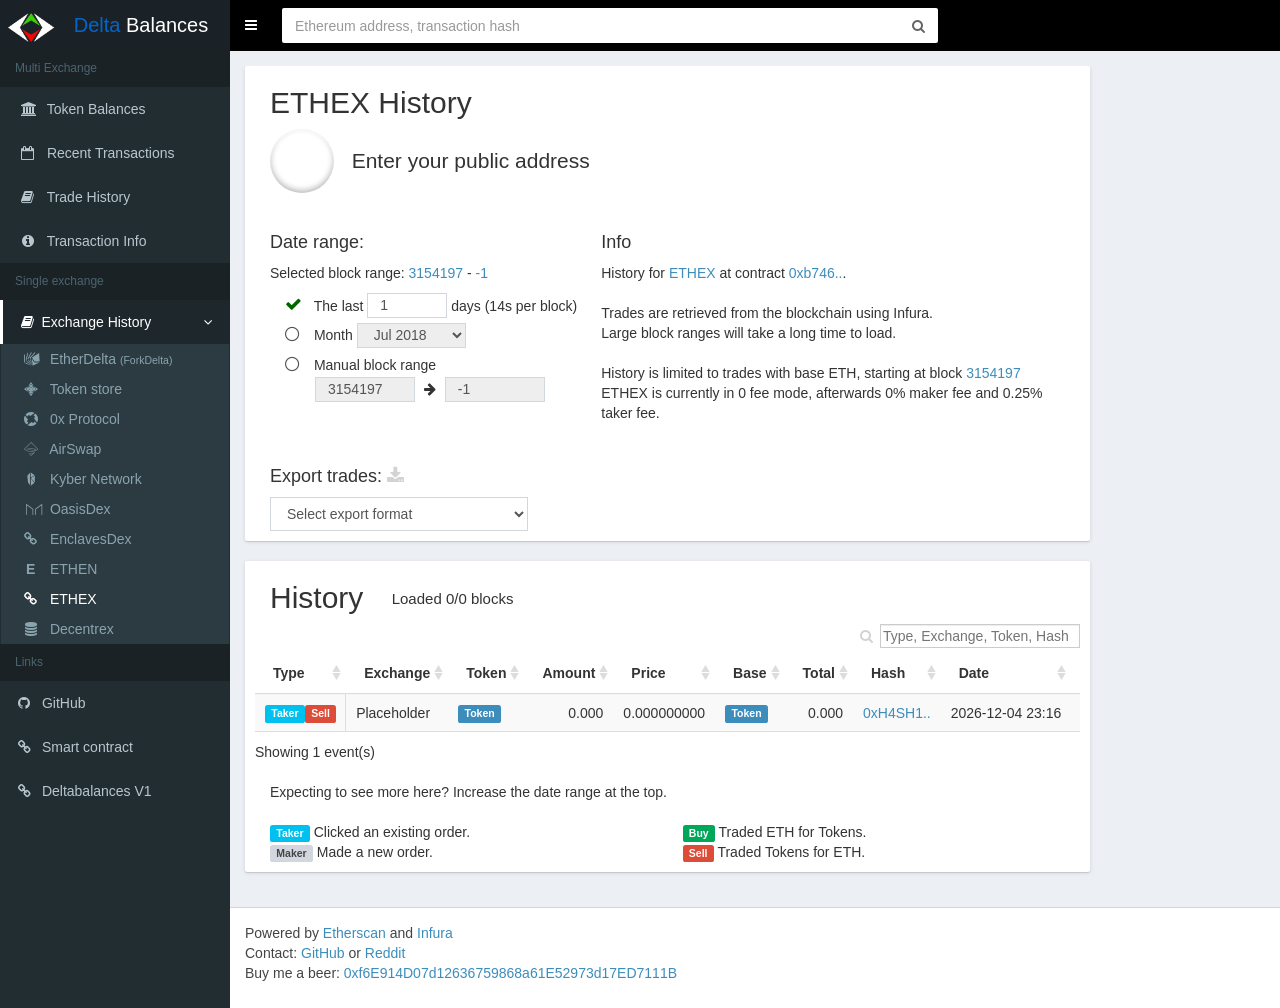
<file: history10.html>
<!DOCTYPE html>
<html>

<head>
  <meta charset="utf-8">
  <meta http-equiv="X-UA-Compatible" content="IE=edge">
  <meta name="description" content="View and export Ethex.market trade history.">
  <meta content="width=device-width, initial-scale=1" name="viewport">
  <link rel="icon" type="image/png" sizes="16x16" href="./favicon-16x16.png?1">
  <link rel="icon" type="image/png" sizes="32x32" href="./favicon-32x32.png?1">
  <link rel="icon" type="image/png" sizes="64x64" href="./favicon-64x64.png?1">

  <title>Delta Balances</title>

  <!-- CSS:  Bootstrap, adminLTE, fontawesome & custom -->
  <link href="css/combinedStyles.css" rel="stylesheet">

  <!-- JS  jquery -->
  <script src="js/jquery-3.2.1.min.js"></script>

  <!-- JS  datatables -->
  <script src="js/jquery.dataTables.fixed.min.js"></script>

  <!-- JS  Bootstrap + adminLTE (menu theme) + blockies ethereum -->
  <script src="js/bootstrap.adminlte.blockies.min.js" defer></script>

  <!-- JS socketIO  for exchange prices -->
  <!--<script src="js/socket.io.js" defer></script>-->

  <!-- JS  Token discover / loading -->
  <script src="backupTokens.js"></script>
  <script src="loadTokens.js"></script>

  <!-- JS  Main functionality -->
  <!--  config excluded from bundle -->
  <script src="configBundle.js"></script>
  <script src="bundle.min.js"></script>
  <script> 
    var exchanges = ['ETHEX'];
  </script>
  <script src="history.js"></script>

</head>

<body class="hold-transition skin-blue sidebar-mini">

  <!-- Main Header -->
  <header class="main-header">

    <!-- Logo -->
    <a href="index.html" class="logo hidden-xs">
      <!-- mini logo for sidebar mini 50x50 pixels -->
      <span class="logo-mini">
        <img id="logo1" align="middle" src="logo-white.png" alt="logo">
      </span>
      <!-- logo for regular state and mobile devices -->
      <span class="logo-lg">
        <img id="logo2" align="middle" src="logo-white.png" alt="logo">
        <span class="homeLink1">Delta</span>
        <span class="homeLink2">Balances</span>
      </span>
    </a>

    <!-- Header Navbar -->
    <nav class="navbar navbar-static-top" role="navigation">

      <!-- Sidebar toggle button-->
      <a href="#" class="sidebar-toggle" data-toggle="push-menu" role="button">
        <span class="sr-only">Toggle navigation</span>
      </a>

      <!-- mobile only logo -->
      <ul class="visible-xs nav navbar-nav pull-left navbar-logo" style="margin-left:0px; margin-top:5px;font-size:20px; height:30px; line-height:30px;">
        <li class="">
          <a href="index.html" class="dropdown">
            <span class="homeLink1">Delta</span>
            <span class="homeLink2">Balances</span>
          </a>
        </li>
      </ul>

      <!-- header search -->
      <ul class="nav  navbar-nav pull-left customWidth1" style=" border: none;">
        <li class="navbar-form" style="width:100%; padding:0px;  ">
          <div class="input-group" style="width:100%;">
            <input type="text" id="address" class="form-control custom" placeholder="Ethereum address, transaction hash">
            <span class="input-group-btn">
              <button id="refreshButton" onClick="myClick()" class="btn btn-flat">
                <i id="refreshButtonSearch" class="fa fa-search" aria-hidden="true"></i>
                <i id="refreshButtonLoading" style="display:none" class="fa fa-refresh fa-spin" aria-hidden="true"></i>
              </button>
            </span>
          </div>
        </li>
      </ul>
      <ul class="nav navbar-nav pull-right navbar-user">
        <!-- Control Sidebar Toggle Button -->
        <li class="dropdown user user-menu">
          <!-- Menu Toggle Button -->
          <a href="#" id="userToggle" class="hidden dropdown-toggle" data-toggle="control-sidebar">
            <!-- The user image in the navbar-->
            <i id="userImage" class="user-image bg-red" style="width:32px; height:32px;"></i>
            <!-- hidden-xs hides the username on small devices so only the image appears. -->
            <span id="currentAddr2" class="hidden-xs">0x......</span>
          </a>
        </li>
      </ul>
    </nav>
  </header>

  <!-- top alert message -->
  <div class="alert alert-danger alert-top" style="display:none;" onclick="hideError()" id='error' role="alert">
    <strong>Error</strong>
    <span id="errortext"></span>
    <button type="button" class="close" aria-label="Close">
      <span aria-hidden="true">&times;</span>
    </button>
  </div>
  <div class="alert alert-warning alert-top alert-dismissible" onclick="hideHint()" style="display:none;" role="alert" id='hint'>
    <strong>Hint</strong>
    <span id="hinttext"></span>
    <button type="button" class="close" aria-label="Close">
      <span aria-hidden="true">&times;</span>
    </button>
  </div>

  <!-- Left side column. contains the logo and sidebar -->
  <aside class="main-sidebar">

    <!-- sidebar: style can be found in sidebar.less -->
    <section class="sidebar">

      <!-- Sidebar Menu -->
      <ul class="sidebar-menu" data-widget="tree">
        <li id="homeLinkHeader" class="header">
          <a href="index.html">
            <span class="homeLink3">Delta</span>
            <span class="homeLink4">Balances</span>
          </a>
        </li>
        <li class="header">Multi Exchange</li>
        <!-- Optionally, you can add icons to the links -->
        <li>
          <a id="overviewNav" href="index.html">
            <i class="sidebar-icon icon-balances"></i>
            <span>Token Balances</span>
          </a>
        </li>
        <li>
          <a id="recentNav" href="recent.html">
            <i class="sidebar-icon icon-recent"></i>
            <span>Recent Transactions</span>
          </a>
        </li>
        <li>
          <a id="histNav" href="trades.html">
            <i class="sidebar-icon icon-book"></i>
            <span>Trade History</span>
          </a>
        </li>
        <li>
          <a id="txNav" href="tx.html">
            <i class="sidebar-icon icon-info"></i>
            <span>Transaction Info</span>
          </a>
        </li>
        <li class="header">Single exchange</li>
        <li class="active treeview menu-open">
          <a href="#">
            <i class="icon-book"></i>
            <span>Exchange History</span>
            <span class="pull-right-container">
              <i class="fa fa-angle-left pull-right"></i>
            </span>
          </a>
          <ul class="treeview-menu">
            <li>
              <a id="historyNav" href="history.html">
                <i class="sidebar-icon icon-etherdelta"></i>
                <span>EtherDelta
                  <span class="text75">(ForkDelta)</span>
                </span>
              </a>
            </li>
            <li>
              <a id="historyNav2" href="history2.html">
                <i class="sidebar-icon icon-tokenstore"></i>
                <span>Token store</span>
              </a>
            </li>
            <li>
              <a id="historyNav4" href="history4.html">
                <i class="sidebar-icon icon-zrx"></i>
                <span>0x Protocol</span>
              </a>
            </li>
            <li>
              <a id="historyNav5" href="history5.html">
                <i class="sidebar-icon icon-airswap"></i>
                <span>AirSwap</span>
              </a>
            </li>
            <li>
              <a id="historyNav6" href="history6.html">
                <i class="sidebar-icon icon-kyber"></i>
                <span>Kyber Network</span>
              </a>
            </li>
            <li>
              <a id="historyNav7" href="history7.html">
                <i class="sidebar-icon icon-oasis"></i>
                <span>OasisDex</span>
              </a>
            </li>
            <li>
              <a id="historyNav8" href="history8.html">
                <i class="sidebar-icon icon-enclaves"></i>
                <span>EnclavesDex</span>
              </a>
            </li>
            <li >
              <a id="historyNav9" href="history9.html">
                <strong class="sidebar-icon icon-ethen"> E</strong>
                <span>ETHEN</span>
              </a>
            </li>
            <li class="active">
              <a id="historyNav10" href="history10.html">
                 <i class="sidebar-icon icon-ethex"></i>
                <span>ETHEX</span>
              </a>
            </li>
            <li>
              <a id="historyNav3" href="history3.html">
                <i class="sidebar-icon icon-decentrex"></i>
                <span>Decentrex</span>
              </a>
            </li>
          </ul>
        </li>
        <li class="header">Links</li>
        <li>
          <a href="https://github.com/DeltaBalances/DeltaBalances.github.io" target="_blank">
            <i class="fa fa-github"></i>
            <span>GitHub</span>
          </a>
        </li>
        <li>
          <a href="https://etherscan.io/address/0x3e25f0ba291f202188ae9bda3004a7b3a803599a#code" target="_blank">
            <i class="fa fa-link"></i>
            <span>Smart contract</span>
          </a>
        </li>
        <li>
          <a href="./old/index.html" target="_blank">
            <i class="fa fa-link"></i>
            <span>Deltabalances V1</span>
          </a>
        </li>
      </ul>
      <!-- /.sidebar-menu -->
    </section>
    <!-- /.sidebar -->
  </aside>

  <div class="wrapper">

    <!-- Content Wrapper. Contains page content -->
    <div class="content-wrapper">
      <!-- Content Header (Page header) -->
      <!-- <section class="content-header">
      <h1>
        Token balances
      </h1>
    </section> -->

      <!-- Main content -->
      <section class="content container-fluid">

        <div class="row">

          <div class="col-md-12 col-lg-10 s-fullwidth" style="overflow:hidden;">
            <div class="box box-default">
              <!-- /.box-header -->
              <div class="box-body noPadTop">
                <div class="col-md-9 noPadM" style="overflow:hidden;">
                  <h2>
                    <!-- <i class="icon-"></i> -->ETHEX History</h2>
                  <div style="white-space:nowrap; overflow:hidden;">
                    <div id="addrIcon" class="hidden-xs" style="float:left; display: inline-block; padding-left: 1%;"></div>
                    <div class="hidden-xs" style="padding-left: 3%; float:left;">
                      <p style="line-height:64px;display: inline-block;"> </p>
                    </div>
                    <div style="float:left; white-space:nowrap;">
                      <p style="line-height:64px; white-space:nowrap; font-size:21px; font-weight:normal; display: inline-block;" id="addr">Enter your public address </p>
                    </div>
                  </div>
                  <br>
                </div>
                <div class="col-md-12 noPadM">
                  <div class="col-md-5 noPad" style="overflow:hidden;">
                    <h4 class="hidden" >Operation types</h4>

                    <select style="display:inline; width:80%; " class="hidden form-control" id="typeSelect" onChange="changeTypes()">
                      <option value="0">Trades</option>
                      <option value="1">Funds (Deposit/Withdraw)</option>
                      <option value="2">Trades + Funds</option>
                    </select>
                    <h4>Date range: </h4>
                    <span id="selectedBlocks">Selected block range:</span>
                    <br>
                    <ul class="list-group">
                      <li class="list-group-item" style="background-color:inherit; border:none;">
                        <form id="blockSelector">
                          <ul class="list-unstyled">

                            <li>
                              <input type="radio" id="r0" name="dayBlocks" value="0" onchange="setDaySelector()" checked>
                              <label for="r0"> The last
                                <input class="form-control" style="width: 80px; height:25px;" type="number" id="days" style="text-align: center;height:85%;"
                                  onchange="validateDays()" value="1" min="0.5" max="999" step="0.5"> days (14s per block)</label>
                            </li>
                            <li>
                              <input type="radio" id="r1" name="dayBlocks" value="1" onchange="setMonthSelector()">
                              <label for="r1"> Month
                                <select style="display:inline; width: 60%; height:25px; padding-top:2px;" class="form-control" id="monthSelect" onChange="checkMonthInput()"
                                  disabled></select>
                              </label>
                            </li>
                            <li>
                              <input type="radio" id="r2" name="dayBlocks" value="1" onchange="setBlockSelector()">
                              <label for="r2"> Manual block range
                                <br>
                                <div style="padding-left:30px">
                                  <input style="width: 100px; height:25px;" class="form-control blockInput" type="number" id="blockSelect1" style="text-align: center; height:85%;width:85px;"
                                    onchange="checkBlockInput()" value="" disabled>
                                  <i style="padding-left:5px;padding-right:5px;" class="fa fa-arrow-right"></i>
                                  <input style="width: 100px; height:25px;" class="form-control blockInput" type="number" id="blockSelect2" style="text-align: center; height:85%;width:85px;"
                                    onchange="checkBlockInput()" value="" disabled>
                                </div>
                              </label>
                            </li>

                          </ul>

                        </form>
                      </li>
                    </ul>
                    <button id='findTransactions' onclick="myClick()" class="btn btn-default" style="display:none;" hidden> Retrieve history
                      <i class="fa fa-search" aria-hidden="true"></i>
                    </button>
                  </div>
                  <div class="col-md-7 noPad" style="overflow:hidden;">
                    <h4>Info</h4>
                    History for
                    <a href="https://ethex.market" target="_blank">ETHEX</a> at contract
                    <a href="https://etherscan.io/address/0xb746aed479f18287dc8fc202fe06f25f1a0a60ae" target="_blank">0xb746..</a>.
                    <br>
                    <br>

                    <span class="visible-xs">
                      <strong>Mobile data Warning</strong>, 1 month of block data can reach 50MB in downloads.
                      <br>
                      <br>
                    </span>
                    Trades are retrieved from the blockchain using Infura.
                    <br>Large block ranges will take a long time to load.
                    <br>
                    <br> History is limited to trades with base ETH, starting at block
                    <span id="minBlockLink"></span>
                    <br>
                    ETHEX is currently in 0 fee mode, afterwards 0% maker fee and 0.25% taker fee.
                  </div>
                  <div class="col-md-12 noPad">
                    <br>
                  </div>
                  <div id="exportTrades" class="col-md-6 noPad" style="overflow:hidden;">
                    <h4>Export trades:
                      <span id="downloadTradesBtn">
                        <i class="fa dim fa-download" aria-hidden="true"></i>
                      </span>
                    </h4>
                    <select id="downloadTrades" onchange="download1()" style="display:inline; width:65%; " class="form-control">
                      <option value="0" disabled selected>Select export format</option>
                      <option value="1">Default V2 (CSV)</option>
                      <option value="2">Bitcoin.tax (CSV)</option>
                      <option value="3">Cointracking.info (CSV)</option>
                      <option value="4">Cointracking.info (CustomExchange)</option>
                    </select>
                  </div>
                  <div id="exportFunds" class="col-md-6 noPad hidden" style="overflow:hidden;">
                    <h4>Export funds (deposit/withdraw):
                      <span id="downloadFundsBtn">
                        <i class="fa dim fa-download" aria-hidden="true"></i>
                      </span>
                    </h4>
                    <select id="downloadFunds" onchange="download2()" style="display:inline; width:65%; " class="form-control">
                      <option value="0" disabled selected>Select export format</option>
                      <option value="1">Default(CSV)</option>
                      <option value="2">Cointracking.info (CSV)</option>
                    </select>
                  </div>
                </div>
              </div>
              <!-- /.box-body -->
            </div>
            <!-- /.box -->
          </div>

          <div class="col-md-12 col-lg-10 s-fullwidth">
            <div class="box box-default">
              <!-- /.box-header -->
              <div class="box-body noPadTop">
                <div class="col-md-12 noPadM">
                  <h2>History
                    <button id='loadingTransactions' onclick="myClick()" class="fa fa-refresh" style="display:none;"></button>
                    <span style="padding-left:20px; vertical-align: middle;font-weight: 400; font-size: 0.5em;" id="blockProgress"></span>
                  </h2>
                </div>
                <div class="col-md-12 noPad">
                  <table class="table table-striped noPad" id="transactionsTable" style="width:100%">
                    <thead></thead>
                    <tbody></tbody>
                  </table>
                </div>
                <div class="col-md-12 noPadM">
                  <br> Expecting to see more here? Increase the date range at the top.
                  <br>
                  <br>
                </div>
                <div class="col-md-6 noPadM">
                  <span class="label label-info">Taker</span> Clicked an existing order.
                  <br>
                  <span class="label label-default">Maker</span> Made a new order.
                  <br>
                </div>
                <div class="col-md-6 noPadM">
                  <span class="label label-success">Buy</span> Traded ETH for Tokens.
                  <br>
                  <span class="label label-danger">Sell</span> Traded Tokens for ETH.
                  <br>
                </div>
              </div>
              <!-- /.box-body -->
            </div>
            <!-- /.box -->
          </div>
        </div>
      </section>
      <!-- /.content -->
    </div>
    <!-- /.content-wrapper -->

    <!-- Main Footer -->
    <footer class="main-footer">
      <!-- To the right -->
      <div class="pull-right hidden-xs">
      </div>
      <!-- Default to the left -->
      <p> Powered by
        <a target="_blank" href="https://etherscan.io/">Etherscan</a> and
        <a target="_blank" href="https://infura.io/">Infura</a>
        <br> Contact:
        <a target="_blank" href="https://github.com/DeltaBalances/DeltaBalances.github.io">GitHub</a> or
        <a target="_blank" href="https://reddit.com/u/deltabalances">Reddit</a>
        <br> Buy me a beer:
        <a href="https://etherscan.io/address/0xf6E914D07d12636759868a61E52973d17ED7111B" target="_blank">0xf6E914D07d12636759868a61E52973d17ED7111B</a>
      </p>
    </footer>

    <!-- Control Sidebar -->
    <aside class="control-sidebar control-sidebar-dark">
      <!-- Create the tabs -->
      <ul class="nav nav-tabs nav-justified control-sidebar-tabs">
        <li class="active">
          <a href="#control-sidebar-home-tab" data-toggle="tab">
            <i class="fa fa-home"></i>
          </a>
        </li>
        <li>
          <a href="#control-sidebar-settings-tab" data-toggle="tab">
            <i class="fa fa-gears"></i>
          </a>
        </li>
      </ul>
      <!-- Tab panes -->
      <div class="tab-content">
        <!-- Home tab content -->
        <div class="tab-pane active" id="control-sidebar-home-tab">
          <h3 class="control-sidebar-heading">Active address</h3>
          <ul class="control-sidebar-menu">
            <li>
              <a href="" onclick="return false" style="pointer-events: none;">
                <i id="currentAddrImg" class="menu-icon bg-red" style="width:32px; height:32px;"></i>

                <div class="menu-info">
                  <h4 id="currentAddr" class="control-sidebar-subheading">0x......</h4>

                  <p id="currentAddrDescr">Input address</p>
                </div>
              </a>
            </li>
            <li id="walletInfo" class="hidden">
              <a id="etherscan" href="#" target="_blank" class="menu-info control-sidebar-subheading">
                Etherscan
                <i class="fa fa-link pull-right"></i>
              </a>
              <a onclick="forget()" id="forget" href="#" class="menu-info control-sidebar-subheading">
                Forget
                <i class="fa fa-trash-o pull-right text-red"></i>
              </a>
              <a onclick="save()" id="save" href="#" class="hidden menu-info control-sidebar-subheading">
                Save
                <i class="fa fa-save pull-right text-blue"></i>
              </a>
            </li>
          </ul>

          <div id="savedSection" class="hidden">
            <h3 class="control-sidebar-heading">Saved address</h3>
            <ul class="control-sidebar-menu">
              <li>
                <a onclick="loadSaved()" href="#">
                  <i id="savedImage" class="menu-icon bg-red" style="width:32px; height:32px;"></i>
                  <div class="menu-info">
                    <h4 id="savedAddress" class="control-sidebar-subheading">0x12345678</h4>
                    <p>Saved</p>
                  </div>
                </a>
              </li>
            </ul>
          </div>
          <div id="metamaskSection" class="hidden">
            <h3 class="control-sidebar-heading">Detected Address</h3>
            <ul class="control-sidebar-menu">
              <li>
                <a onclick="loadMetamask()" href="#">
                  <i id="metamaskImage" class="menu-icon bg-red" style="width:32px; height:32px;"></i>
                  <div class="menu-info">
                    <h4 id="metamaskAddress" class="control-sidebar-subheading">0x12345678</h4>
                    <p>Metamask</p>
                  </div>
                </a>
              </li>
            </ul>
          </div>
        </div>

        <!-- /.tab-pane -->
        <!-- Settings tab content -->
        <div class="tab-pane" id="control-sidebar-settings-tab">
          <form>
            <h3 class="control-sidebar-heading">Nothing here yet</h3>
          </form>
        </div>
        <!-- /.tab-pane -->
      </div>
    </aside>
    <!-- /.control-sidebar -->
    <div class="control-sidebar-bg"></div>
  </div>
  <!-- ./wrapper -->
  <!-- Global site tag (gtag.js) - Google Analytics -->
  <script async src="https://www.googletagmanager.com/gtag/js?id=UA-116708935-1"></script>
  <script>
    window.dataLayer = window.dataLayer || [];
    function gtag() { dataLayer.push(arguments); }

    // track amount of visits, only when hosted on github
    if (window.location.origin.indexOf('.github.io') !== -1) {
      gtag('js', new Date());
      gtag('config', 'UA-116708935-1');
    }

  </script>
</body>

</html>
</file>
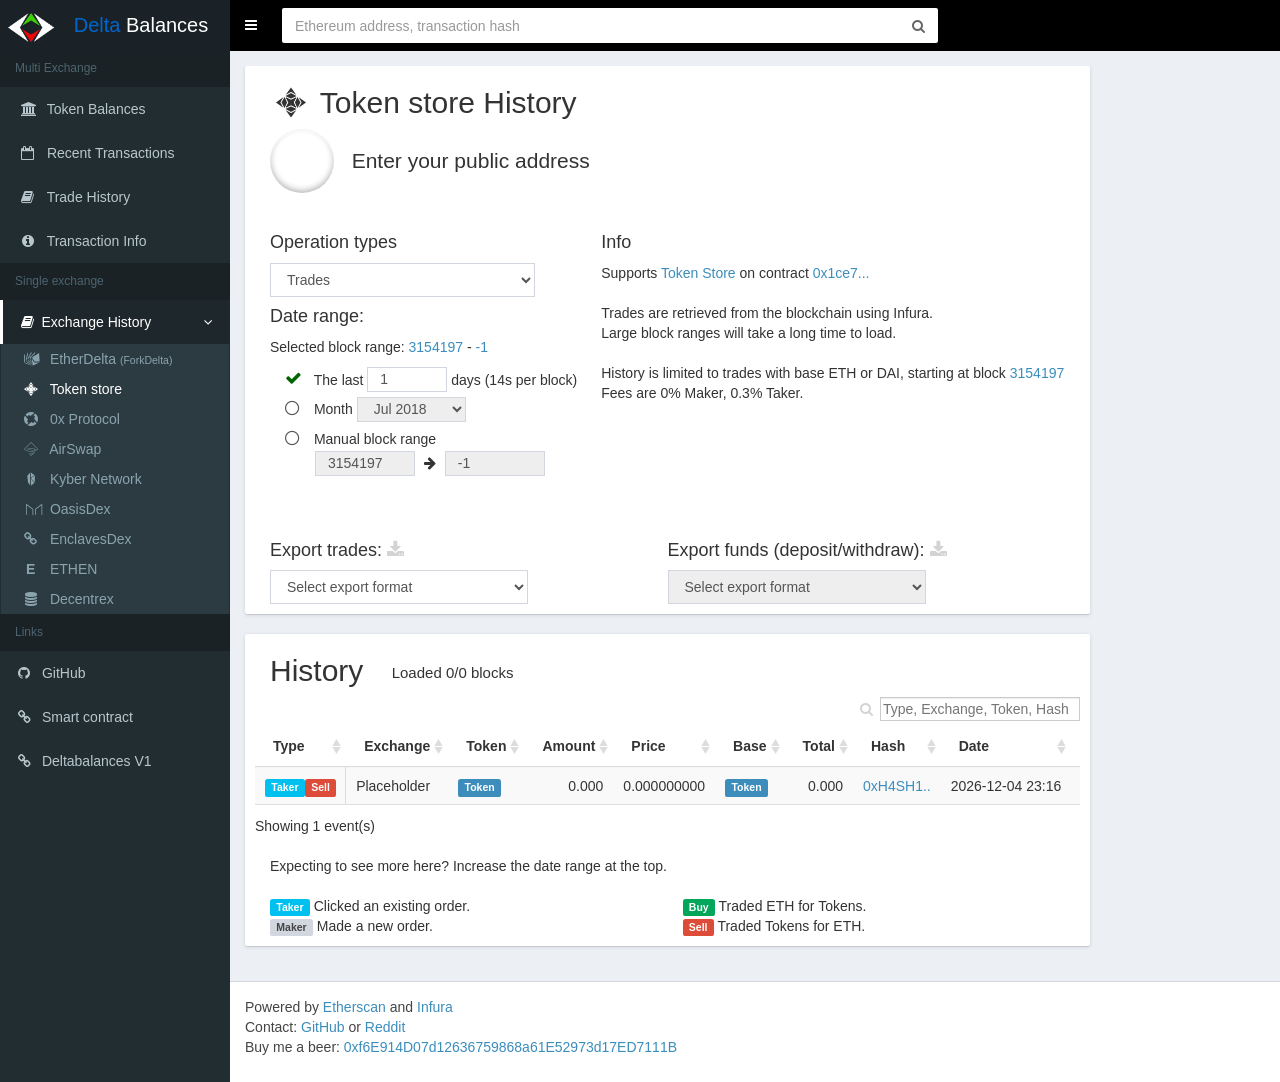
<file: history2.html>
<!DOCTYPE html>
<html>

<head>
  <meta charset="utf-8">
  <meta http-equiv="X-UA-Compatible" content="IE=edge">
  <meta name="description" content="View and export Token store trade history.">
  <meta content="width=device-width, initial-scale=1" name="viewport">
  <link rel="icon" type="image/png" sizes="16x16" href="./favicon-16x16.png?1">
  <link rel="icon" type="image/png" sizes="32x32" href="./favicon-32x32.png?1">
  <link rel="icon" type="image/png" sizes="64x64" href="./favicon-64x64.png?1">

  <title>Delta Balances</title>

  <!-- CSS:  Bootstrap, adminLTE, fontawesome & custom -->
  <link href="css/combinedStyles.css" rel="stylesheet">

  <!-- JS  jquery -->
  <script src="js/jquery-3.2.1.min.js"></script>

  <!-- JS  datatables -->
  <script src="js/jquery.dataTables.fixed.min.js"></script>

  <!-- JS  Bootstrap + adminLTE (menu theme) + blockies ethereum -->
  <script src="js/bootstrap.adminlte.blockies.min.js" defer></script>

  <!-- JS socketIO  for exchange prices -->
  <!--<script src="js/socket.io.js" defer></script>-->

  <!-- JS  Token discover / loading -->
  <script src="backupTokens.js"></script>
  <script src="loadTokens.js"></script>

  <!-- JS  Main functionality -->
  <!--  config excluded from bundle -->
  <script src="configBundle.js"></script>
  <script src="bundle.min.js"></script>
  <script> 
    var exchanges = ['Token store'];
  </script>
  <script src="history.js"></script>

</head>

<body class="hold-transition skin-blue sidebar-mini">

  <!-- Main Header -->
  <header class="main-header">

    <!-- Logo -->
    <a href="index.html" class="logo hidden-xs">
      <!-- mini logo for sidebar mini 50x50 pixels -->
      <span class="logo-mini">
        <img id="logo1" align="middle" src="logo-white.png" alt="logo">
      </span>
      <!-- logo for regular state and mobile devices -->
      <span class="logo-lg">
        <img id="logo2" align="middle" src="logo-white.png" alt="logo">
        <span class="homeLink1">Delta</span>
        <span class="homeLink2">Balances</span>
      </span>
    </a>

    <!-- Header Navbar -->
    <nav class="navbar navbar-static-top" role="navigation">

      <!-- Sidebar toggle button-->
      <a href="#" class="sidebar-toggle" data-toggle="push-menu" role="button">
        <span class="sr-only">Toggle navigation</span>
      </a>

      <!-- mobile only logo -->
      <ul class="visible-xs nav navbar-nav pull-left navbar-logo" style="margin-left:0px; margin-top:5px;font-size:20px; height:30px; line-height:30px;">
        <li class="">

          <a href="index.html" class="dropdown">

            <span class="homeLink1">Delta</span>
            <span class="homeLink2">Balances</span>
          </a>
        </li>
      </ul>

      <!-- header search -->
      <ul class="nav  navbar-nav pull-left customWidth1" style=" border: none;">
        <li class="navbar-form" style="width:100%; padding:0px;  ">
          <div class="input-group" style="width:100%;">
            <input type="text" id="address" class="form-control custom" placeholder="Ethereum address, transaction hash">
            <span class="input-group-btn">
              <button id="refreshButton" onClick="myClick()" class="btn btn-flat">
                <i id="refreshButtonSearch" class="fa fa-search" aria-hidden="true"></i>
                <i id="refreshButtonLoading" style="display:none" class="fa fa-refresh fa-spin" aria-hidden="true"></i>
              </button>
            </span>
          </div>
        </li>
      </ul>
      <ul class="nav navbar-nav pull-right navbar-user">
        <!-- Control Sidebar Toggle Button -->
        <li class="dropdown user user-menu">
          <!-- Menu Toggle Button -->
          <a href="#" id="userToggle" class="hidden dropdown-toggle" data-toggle="control-sidebar">
            <!-- The user image in the navbar-->
            <i id="userImage" class="user-image bg-red" style="width:32px; height:32px;"></i>
            <!-- hidden-xs hides the username on small devices so only the image appears. -->
            <span id="currentAddr2" class="hidden-xs">0x......</span>
          </a>
        </li>
      </ul>
    </nav>
  </header>

  <!-- top alert message -->
  <div class="alert alert-danger alert-top" style="display:none;" onclick="hideError()" id='error' role="alert">
    <strong>Error</strong>
    <span id="errortext"></span>
    <button type="button" class="close" aria-label="Close">
      <span aria-hidden="true">&times;</span>
    </button>
  </div>
  <div class="alert alert-warning alert-top alert-dismissible" onclick="hideHint()" style="display:none;" role="alert" id='hint'>
    <strong>Hint</strong>
    <span id="hinttext"></span>
    <button type="button" class="close" aria-label="Close">
      <span aria-hidden="true">&times;</span>
    </button>
  </div>

  <!-- Left side column. contains the logo and sidebar -->
  <aside class="main-sidebar">

    <!-- sidebar: style can be found in sidebar.less -->
    <section class="sidebar">

      <!-- Sidebar Menu -->
      <ul class="sidebar-menu" data-widget="tree">
        <li id="homeLinkHeader" class="header">
          <a href="index.html">
            <span class="homeLink3">Delta</span>
            <span class="homeLink4">Balances</span>
          </a>
        </li>
        <li class="header">Multi Exchange</li>
        <!-- Optionally, you can add icons to the links -->
        <li>
          <a id="overviewNav" href="index.html">
            <i class="sidebar-icon icon-balances"></i>
            <span>Token Balances</span>
          </a>
        </li>
        <li>
          <a id="recentNav" href="recent.html">
            <i class="sidebar-icon icon-recent"></i>
            <span>Recent Transactions</span>
          </a>
        </li>
        <li>
          <a id="histNav" href="trades.html">
            <i class="sidebar-icon icon-book"></i>
            <span>Trade History</span>
          </a>
        </li>
        <li>
          <a id="txNav" href="tx.html">
            <i class="sidebar-icon icon-info"></i>
            <span>Transaction Info</span>
          </a>
        </li>
        <li class="header">Single exchange</li>
        <li class="active treeview menu-open">
          <a href="#">
            <i class="icon-book"></i>
            <span>Exchange History</span>
            <span class="pull-right-container">
              <i class="fa fa-angle-left pull-right"></i>
            </span>
          </a>
          <ul class="treeview-menu">
            <li>
              <a id="historyNav" href="history.html">
                <i class="sidebar-icon icon-etherdelta"></i>
                <span>EtherDelta
                  <span class="text75">(ForkDelta)</span>
                </span>
              </a>
            </li>
            <li class="active">
              <a id="historyNav2" href="history2.html">
                <i class="sidebar-icon icon-tokenstore"></i>
                <span>Token store</span>
              </a>
            </li>
            <li>
              <a id="historyNav4" href="history4.html">
                <i class="sidebar-icon icon-zrx"></i>
                <span>0x Protocol</span>
              </a>
            </li>
            <li>
              <a id="historyNav5" href="history5.html">
                <i class="sidebar-icon icon-airswap"></i>
                <span>AirSwap</span>
              </a>
            </li>
            <li>
              <a id="historyNav6" href="history6.html">
                <i class="sidebar-icon icon-kyber"></i>
                <span>Kyber Network</span>
              </a>
            </li>
            <li>
              <a id="historyNav7" href="history7.html">
                <i class="sidebar-icon icon-oasis"></i>
                <span>OasisDex</span>
              </a>
            </li>
            <li>
              <a id="historyNav8" href="history8.html">
                <i class="sidebar-icon icon-enclaves"></i>
                <span>EnclavesDex</span>
              </a>
            </li>
            <li>
              <a id="historyNav9" href="history9.html">
                <strong class="sidebar-icon icon-ethen"> E</strong>
                <span>ETHEN</span>
              </a>
            </li>
            <li>
              <a id="historyNav3" href="history3.html">
                <i class="sidebar-icon icon-decentrex"></i>
                <span>Decentrex</span>
              </a>
            </li>
          </ul>
        </li>
        <li class="header">Links</li>
        <li>
          <a href="https://github.com/DeltaBalances/DeltaBalances.github.io" target="_blank">
            <i class="fa fa-github"></i>
            <span>GitHub</span>
          </a>
        </li>
        <li>
          <a href="https://etherscan.io/address/0x3e25f0ba291f202188ae9bda3004a7b3a803599a#code" target="_blank">
            <i class="fa fa-link"></i>
            <span>Smart contract</span>
          </a>
        </li>
        <li>
          <a href="./old/index.html" target="_blank">
            <i class="fa fa-link"></i>
            <span>Deltabalances V1</span>
          </a>
        </li>
      </ul>
      <!-- /.sidebar-menu -->
    </section>
    <!-- /.sidebar -->
  </aside>

  <div class="wrapper">

    <!-- Content Wrapper. Contains page content -->
    <div class="content-wrapper">
      <!-- Content Header (Page header) -->
      <!-- <section class="content-header">
      <h1>
        Token balances
      </h1>
    </section> -->

      <!-- Main content -->
      <section class="content container-fluid">

        <div class="row">

          <div class="col-md-12 col-lg-10 s-fullwidth" style="overflow:hidden;">
            <div class="box box-default">
              <!-- /.box-header -->
              <div class="box-body noPadTop">

                <div class="col-md-9 noPadM" style="overflow:hidden;">
                  <h2>
                    <i class="icon-tokenstore"></i> Token store History</h2>

                  <div style="white-space:nowrap; overflow:hidden;">
                    <div id="addrIcon" class="hidden-xs" style="float:left; display: inline-block; padding-left: 1%;"></div>
                    <div class="hidden-xs" style="padding-left: 3%; float:left;">
                      <p style="line-height:64px;display: inline-block;"> </p>
                    </div>
                    <div style="float:left; white-space:nowrap;">
                      <p style="line-height:64px; white-space:nowrap; font-size:21px; font-weight:normal; display: inline-block;" id="addr">Enter your public address </p>
                    </div>
                  </div>
                  <br>
                </div>
                <div class="col-md-12 noPadM">
                  <div class="col-md-5 noPad" style="overflow:hidden;">
                    <h4>Operation types</h4>

                    <select style="display:inline; width:80%; " class="form-control" id="typeSelect" onChange="changeTypes()">
                      <option value="0">Trades</option>
                      <option value="1">Funds (Deposit/Withdraw)</option>
                      <option value="2">Trades + Funds</option>
                    </select>
                    <h4>Date range: </h4>
                    <span id="selectedBlocks">Selected block range:</span>
                    <br>
                    <ul class="list-group">
                      <li class="list-group-item" style="background-color:inherit; border:none;">
                        <form id="blockSelector">
                          <ul class="list-unstyled">

                            <li>
                              <input type="radio" id="r0" name="dayBlocks" value="0" onchange="setDaySelector()" checked>
                              <label for="r0"> The last
                                <input class="form-control" style="width: 80px; height:25px;" type="number" id="days" style="text-align: center;height:85%;"
                                  onchange="validateDays()" value="1" min="0.5" max="999" step="0.5"> days (14s per block)</label>
                            </li>
                            <li>
                              <input type="radio" id="r1" name="dayBlocks" value="1" onchange="setMonthSelector()">
                              <label for="r1"> Month
                                <select style="display:inline; width: 60%; height:25px; padding-top:2px;" class="form-control" id="monthSelect" onChange="checkMonthInput()"
                                  disabled></select>
                              </label>
                            </li>
                            <li>
                              <input type="radio" id="r2" name="dayBlocks" value="1" onchange="setBlockSelector()">
                              <label for="r2"> Manual block range
                                <br>
                                <div style="padding-left:30px">
                                  <input style="width: 100px; height:25px;" class="form-control blockInput" type="number" id="blockSelect1" style="text-align: center; height:85%;width:85px;"
                                    onchange="checkBlockInput()" value="" disabled>
                                  <i style="padding-left:5px;padding-right:5px;" class="fa fa-arrow-right"></i>
                                  <input style="width: 100px; height:25px;" class="form-control blockInput" type="number" id="blockSelect2" style="text-align: center; height:85%;width:85px;"
                                    onchange="checkBlockInput()" value="" disabled>
                                </div>
                              </label>
                            </li>

                          </ul>

                        </form>
                      </li>
                    </ul>
                    <button id='findTransactions' onclick="myClick()" class="btn btn-default" style="display:none;" hidden> Retrieve history
                      <i class="fa fa-search" aria-hidden="true"></i>
                    </button>
                  </div>
                  <div class="col-md-7 noPad" style="overflow:hidden;">
                    <h4>Info</h4>
                    Supports
                    <a href="https://token.store" target="_blank">Token Store</a> on contract
                    <a href="https://etherscan.io/address/0x1ce7ae555139c5ef5a57cc8d814a867ee6ee33d8" target="_blank">0x1ce7...</a>
                    <br>
                    <br>
                    <span class="visible-xs">
                      <strong>Mobile data Warning</strong>, 1 month of block data can reach 50MB in downloads.
                      <br>
                      <br>
                    </span>
                    Trades are retrieved from the blockchain using Infura.
                    <br>Large block ranges will take a long time to load.
                    <br>
                    <br> History is limited to trades with base ETH or DAI, starting at block
                    <span id="minBlockLink"></span>
                    <br> Fees are 0% Maker, 0.3% Taker.
                    <br>
                  </div>
                  <div class="col-md-12 noPad">
                    <br>
                  </div>
                  <div id="exportTrades" class="col-md-6 noPad" style="overflow:hidden;">
                    <h4>Export trades:
                      <span id="downloadTradesBtn">
                        <i class="fa dim fa-download" aria-hidden="true"></i>
                      </span>
                    </h4>
                    <select id="downloadTrades" onchange="download1()" style="display:inline; width:65%; " class="form-control">
                      <option value="0" disabled selected>Select export format</option>
                      <option value="1">Default V2 (CSV)</option>
                      <option value="2">Bitcoin.tax (CSV)</option>
                      <option value="3">Cointracking.info (CSV)</option>
                      <option value="4">Cointracking.info (CustomExchange)</option>
                    </select>
                  </div>
                  <div id="exportFunds" class="col-md-6 noPad" style="overflow:hidden;">
                    <h4>Export funds (deposit/withdraw):
                      <span id="downloadFundsBtn">
                        <i class="fa dim fa-download" aria-hidden="true"></i>
                      </span>
                    </h4>
                    <select id="downloadFunds" onchange="download2()" style="display:inline; width:65%; " class="form-control">
                      <option value="0" disabled selected>Select export format</option>
                      <option value="1">Default(CSV)</option>
                      <option value="2">Cointracking.info (CSV)</option>
                    </select>
                  </div>
                </div>
              </div>
              <!-- /.box-body -->
            </div>
            <!-- /.box -->
          </div>

          <div class="col-md-12 col-lg-10 s-fullwidth">
            <div class="box box-default">
              <!-- /.box-header -->
              <div class="box-body noPadTop">
                <div class="col-md-12 noPadM">
                  <h2>History
                    <button id='loadingTransactions' onclick="myClick()" class="fa fa-refresh" style="display:none;"></button>
                    <span style="padding-left:20px; vertical-align: middle;font-weight: 400; font-size: 0.5em;" id="blockProgress"></span>
                  </h2>
                </div>
                <div class="col-md-12 noPad">
                  <table class="table table-striped noPad" id="transactionsTable" style="width:100%">
                    <thead></thead>
                    <tbody></tbody>
                  </table>
                </div>
                <div class="col-md-12 noPadM">
                  <br> Expecting to see more here? Increase the date range at the top.
                  <br>
                  <br>
                </div>
                <div class="col-md-6 noPadM">
                  <span class="label label-info">Taker</span> Clicked an existing order.
                  <br>
                  <span class="label label-default">Maker</span> Made a new order.
                  <br>
                </div>
                <div class="col-md-6 noPadM">
                  <span class="label label-success">Buy</span> Traded ETH for Tokens.
                  <br>
                  <span class="label label-danger">Sell</span> Traded Tokens for ETH.
                  <br>
                </div>
              </div>
              <!-- /.box-body -->
            </div>
            <!-- /.box -->
          </div>
        </div>
      </section>
      <!-- /.content -->
    </div>
    <!-- /.content-wrapper -->

    <!-- Main Footer -->
    <footer class="main-footer">
      <!-- To the right -->
      <div class="pull-right hidden-xs">

      </div>
      <!-- Default to the left -->
      <p> Powered by
        <a target="_blank" href="https://etherscan.io/">Etherscan</a> and
        <a target="_blank" href="https://infura.io/">Infura</a>
        <br> Contact:
        <a target="_blank" href="https://github.com/DeltaBalances/DeltaBalances.github.io">GitHub</a> or
        <a target="_blank" href="https://reddit.com/u/deltabalances">Reddit</a>
        <br> Buy me a beer:
        <a href="https://etherscan.io/address/0xf6E914D07d12636759868a61E52973d17ED7111B" target="_blank">0xf6E914D07d12636759868a61E52973d17ED7111B</a>
      </p>
    </footer>

    <!-- Control Sidebar -->
    <aside class="control-sidebar control-sidebar-dark">
      <!-- Create the tabs -->
      <ul class="nav nav-tabs nav-justified control-sidebar-tabs">
        <li class="active">
          <a href="#control-sidebar-home-tab" data-toggle="tab">
            <i class="fa fa-home"></i>
          </a>
        </li>
        <li>
          <a href="#control-sidebar-settings-tab" data-toggle="tab">
            <i class="fa fa-gears"></i>
          </a>
        </li>
      </ul>
      <!-- Tab panes -->
      <div class="tab-content">
        <!-- Home tab content -->
        <div class="tab-pane active" id="control-sidebar-home-tab">
          <h3 class="control-sidebar-heading">Active address</h3>
          <ul class="control-sidebar-menu">
            <li>
              <a href="" onclick="return false" style="pointer-events: none;">
                <i id="currentAddrImg" class="menu-icon bg-red" style="width:32px; height:32px;"></i>
                <div class="menu-info">
                  <h4 id="currentAddr" class="control-sidebar-subheading">0x......</h4>
                  <p id="currentAddrDescr">Input address</p>
                </div>
              </a>
            </li>
            <li id="walletInfo" class="hidden">
              <a id="etherscan" href="#" target="_blank" class="menu-info control-sidebar-subheading">
                Etherscan
                <i class="fa fa-link pull-right"></i>
              </a>
              <a onclick="forget()" id="forget" href="#" class="menu-info control-sidebar-subheading">
                Forget
                <i class="fa fa-trash-o pull-right text-red"></i>
              </a>
              <a onclick="save()" id="save" href="#" class="hidden menu-info control-sidebar-subheading">
                Save
                <i class="fa fa-save pull-right text-blue"></i>
              </a>
            </li>
          </ul>

          <div id="savedSection" class="hidden">
            <h3 class="control-sidebar-heading">Saved address</h3>
            <ul class="control-sidebar-menu">
              <li>
                <a onclick="loadSaved()" href="#">
                  <i id="savedImage" class="menu-icon bg-red" style="width:32px; height:32px;"></i>

                  <div class="menu-info">
                    <h4 id="savedAddress" class="control-sidebar-subheading">0x12345678</h4>
                    <p>Saved</p>
                  </div>
                </a>
              </li>
            </ul>
          </div>
          <div id="metamaskSection" class="hidden">
            <h3 class="control-sidebar-heading">Detected Address</h3>
            <ul class="control-sidebar-menu">
              <li>
                <a onclick="loadMetamask()" href="#">
                  <i id="metamaskImage" class="menu-icon bg-red" style="width:32px; height:32px;"></i>
                  <div class="menu-info">
                    <h4 id="metamaskAddress" class="control-sidebar-subheading">0x12345678</h4>
                    <p>Metamask</p>
                  </div>
                </a>
              </li>
            </ul>
          </div>
        </div>

        <!-- /.tab-pane -->
        <!-- Settings tab content -->
        <div class="tab-pane" id="control-sidebar-settings-tab">
          <form>
            <h3 class="control-sidebar-heading">Nothing here yet</h3>
          </form>
        </div>
        <!-- /.tab-pane -->
      </div>
    </aside>
    <!-- /.control-sidebar -->
    <div class="control-sidebar-bg"></div>
  </div>
  <!-- ./wrapper -->
  <!-- Global site tag (gtag.js) - Google Analytics -->
  <script async src="https://www.googletagmanager.com/gtag/js?id=UA-116708935-1"></script>
  <script>
    window.dataLayer = window.dataLayer || [];
    function gtag() { dataLayer.push(arguments); }

    // track amount of visits, only when hosted on github
    if (window.location.origin.indexOf('.github.io') !== -1) {
      gtag('js', new Date());
      gtag('config', 'UA-116708935-1');
    }

  </script>
</body>

</html>
</file>
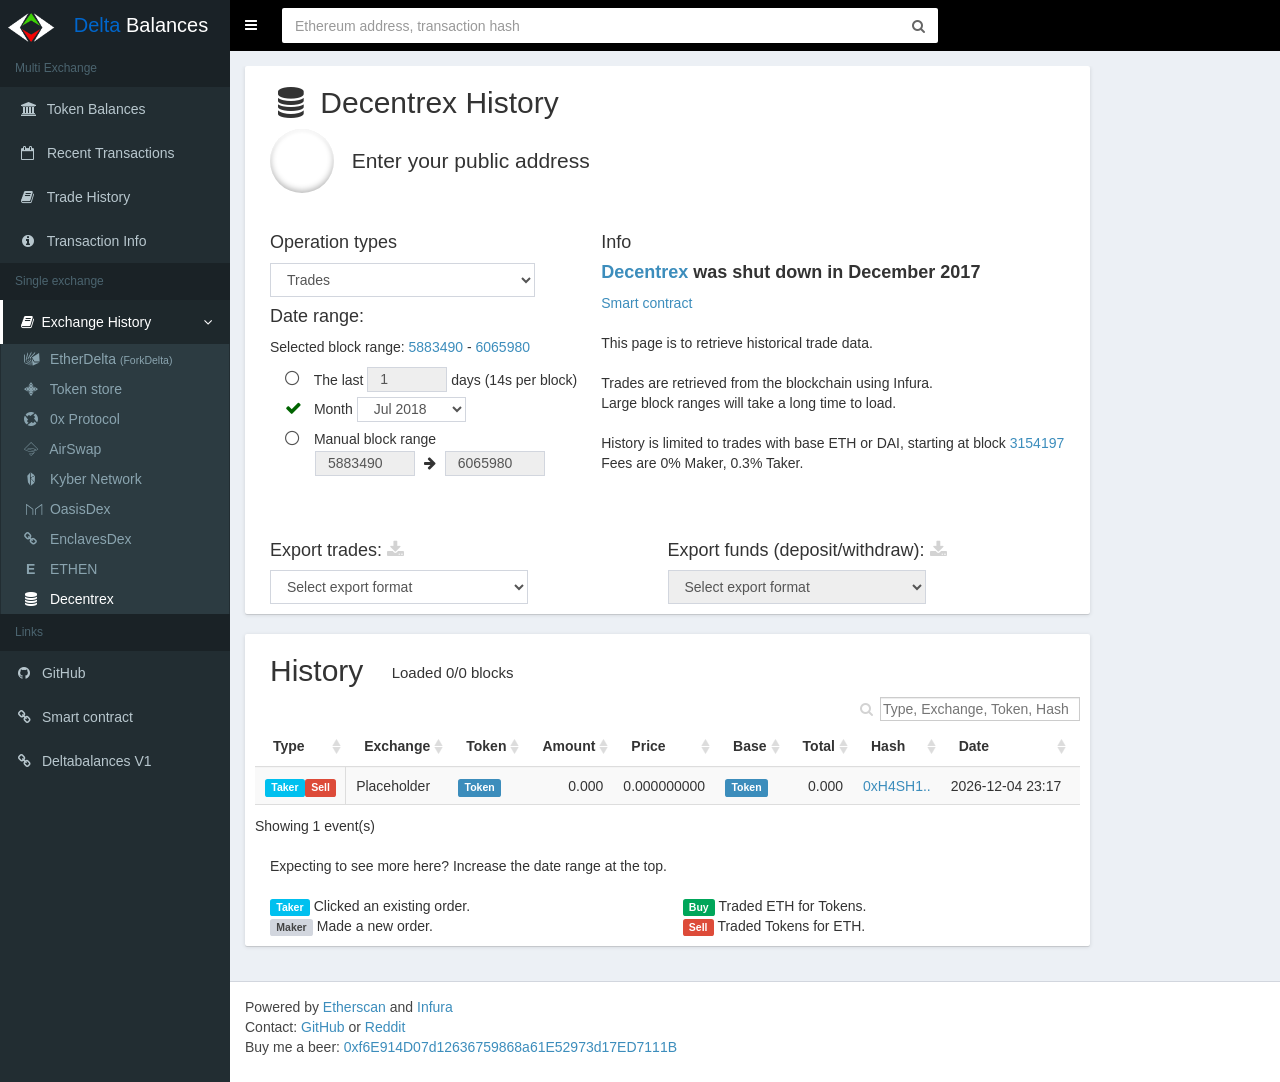
<file: history3.html>
<!DOCTYPE html>
<html>

<head>
  <meta charset="utf-8">
  <meta http-equiv="X-UA-Compatible" content="IE=edge">
  <meta name="description" content="View and export Decentrex trade history.">
  <meta content="width=device-width, initial-scale=1" name="viewport">
  <link rel="icon" type="image/png" sizes="16x16" href="./favicon-16x16.png?1">
  <link rel="icon" type="image/png" sizes="32x32" href="./favicon-32x32.png?1">
  <link rel="icon" type="image/png" sizes="64x64" href="./favicon-64x64.png?1">

  <title>Delta Balances</title>

  <!-- CSS:  Bootstrap, adminLTE, fontawesome & custom -->
  <link href="css/combinedStyles.css" rel="stylesheet">

  <!-- JS  jquery -->
  <script src="js/jquery-3.2.1.min.js"></script>

  <!-- JS  datatables -->
  <script src="js/jquery.dataTables.fixed.min.js"></script>

  <!-- JS  Bootstrap + adminLTE (menu theme) + blockies ethereum -->
  <script src="js/bootstrap.adminlte.blockies.min.js" defer></script>

  <!-- JS socketIO  for exchange prices -->
  <!--<script src="js/socket.io.js" defer></script>-->

  <!-- JS  Token discover / loading -->
  <script src="backupTokens.js"></script>
  <script src="loadTokens.js"></script>

  <!-- JS  Main functionality -->
  <!--  config excluded from bundle -->
  <script src="configBundle.js"></script>
  <script src="bundle.min.js"></script>
  <script> 
    var exchanges = ['Decentrex'];
  </script>
  <script src="history.js"></script>

</head>

<body class="hold-transition skin-blue sidebar-mini">

  <!-- Main Header -->
  <header class="main-header">

    <!-- Logo -->
    <a href="index.html" class="logo hidden-xs">
      <!-- mini logo for sidebar mini 50x50 pixels -->
      <span class="logo-mini">
        <img id="logo1" align="middle" src="logo-white.png" alt="logo">
      </span>
      <!-- logo for regular state and mobile devices -->
      <span class="logo-lg">
        <img id="logo2" align="middle" src="logo-white.png" alt="logo">
        <span class="homeLink1">Delta</span>
        <span class="homeLink2">Balances</span>
      </span>
    </a>

    <!-- Header Navbar -->
    <nav class="navbar navbar-static-top" role="navigation">

      <!-- Sidebar toggle button-->
      <a href="#" class="sidebar-toggle" data-toggle="push-menu" role="button">
        <span class="sr-only">Toggle navigation</span>
      </a>

      <!-- mobile only logo -->
      <ul class="visible-xs nav navbar-nav pull-left navbar-logo" style="margin-left:0px; margin-top:5px;font-size:20px; height:30px; line-height:30px;">
        <li class="">
          <a href="index.html" class="dropdown">
            <span class="homeLink1">Delta</span>
            <span class="homeLink2">Balances</span>
          </a>
        </li>
      </ul>

      <!-- header search -->
      <ul class="nav  navbar-nav pull-left customWidth1" style=" border: none;">
        <li class="navbar-form" style="width:100%; padding:0px;  ">
          <div class="input-group" style="width:100%;">
            <input type="text" id="address" class="form-control custom" placeholder="Ethereum address, transaction hash">
            <span class="input-group-btn">
              <button id="refreshButton" onClick="myClick()" class="btn btn-flat">
                <i id="refreshButtonSearch" class="fa fa-search" aria-hidden="true"></i>
                <i id="refreshButtonLoading" style="display:none" class="fa fa-refresh fa-spin" aria-hidden="true"></i>
              </button>
            </span>
          </div>
        </li>
      </ul>
      <ul class="nav navbar-nav pull-right navbar-user">
        <!-- Control Sidebar Toggle Button -->
        <li class="dropdown user user-menu">
          <!-- Menu Toggle Button -->
          <a href="#" id="userToggle" class="hidden dropdown-toggle" data-toggle="control-sidebar">
            <!-- The user image in the navbar-->
            <i id="userImage" class="user-image bg-red" style="width:32px; height:32px;"></i>
            <!-- hidden-xs hides the username on small devices so only the image appears. -->
            <span id="currentAddr2" class="hidden-xs">0x......</span>
          </a>
        </li>
      </ul>
    </nav>
  </header>

  <!-- top alert message -->
  <div class="alert alert-danger alert-top" style="display:none;" onclick="hideError()" id='error' role="alert">
    <strong>Error</strong>
    <span id="errortext"></span>
    <button type="button" class="close" aria-label="Close">
      <span aria-hidden="true">&times;</span>
    </button>
  </div>
  <div class="alert alert-warning alert-top alert-dismissible" onclick="hideHint()" style="display:none;" role="alert" id='hint'>
    <strong>Hint</strong>
    <span id="hinttext"></span>
    <button type="button" class="close" aria-label="Close">
      <span aria-hidden="true">&times;</span>
    </button>
  </div>

  <!-- Left side column. contains the logo and sidebar -->
  <aside class="main-sidebar">

    <!-- sidebar: style can be found in sidebar.less -->
    <section class="sidebar">

      <!-- Sidebar Menu -->
      <ul class="sidebar-menu" data-widget="tree">
        <li id="homeLinkHeader" class="header">
          <a href="index.html">
            <span class="homeLink3">Delta</span>
            <span class="homeLink4">Balances</span>
          </a>
        </li>
        <li class="header">Multi Exchange</li>
        <!-- Optionally, you can add icons to the links -->
        <li>
          <a id="overviewNav" href="index.html">
            <i class="sidebar-icon icon-balances"></i>
            <span>Token Balances</span>
          </a>
        </li>
        <li>
          <a id="recentNav" href="recent.html">
            <i class="sidebar-icon icon-recent"></i>
            <span>Recent Transactions</span>
          </a>
        </li>
        <li>
          <a id="histNav" href="trades.html">
            <i class="sidebar-icon icon-book"></i>
            <span>Trade History</span>
          </a>
        </li>
        <li>
          <a id="txNav" href="tx.html">
            <i class="sidebar-icon icon-info"></i>
            <span>Transaction Info</span>
          </a>
        </li>
        <li class="header">Single exchange</li>
        <li class="active treeview menu-open">
          <a href="#">
            <i class="icon-book"></i>
            <span>Exchange History</span>
            <span class="pull-right-container">
              <i class="fa fa-angle-left pull-right"></i>
            </span>
          </a>
          <ul class="treeview-menu">
            <li>
              <a id="historyNav" href="history.html">
                <i class="sidebar-icon icon-etherdelta"></i>
                <span>EtherDelta
                  <span class="text75">(ForkDelta)</span>
                </span>
              </a>
            </li>
            <li>
              <a id="historyNav2" href="history2.html">
                <i class="sidebar-icon icon-tokenstore"></i>
                <span>Token store</span>
              </a>
            </li>
            <li>
              <a id="historyNav4" href="history4.html">
                <i class="sidebar-icon icon-zrx"></i>
                <span>0x Protocol</span>
              </a>
            </li>
            <li>
              <a id="historyNav5" href="history5.html">
                <i class="sidebar-icon icon-airswap"></i>
                <span>AirSwap</span>
              </a>
            </li>
            <li>
              <a id="historyNav6" href="history6.html">
                <i class="sidebar-icon icon-kyber"></i>
                <span>Kyber Network</span>
              </a>
            </li>
            <li>
              <a id="historyNav7" href="history7.html">
                <i class="sidebar-icon icon-oasis"></i>
                <span>OasisDex</span>
              </a>
            </li>
            <li>
              <a id="historyNav8" href="history8.html">
                <i class="sidebar-icon icon-enclaves"></i>
                <span>EnclavesDex</span>
              </a>
            </li>
            <li>
              <a id="historyNav9" href="history9.html">
                <strong class="sidebar-icon icon-ethen"> E</strong>
                <span>ETHEN</span>
              </a>
            </li>
            <li class="active">
              <a id="historyNav3" href="history3.html">
                <i class="sidebar-icon icon-decentrex"></i>
                <span>Decentrex</span>
              </a>
            </li>
          </ul>
        </li>
        <li class="header">Links</li>
        <li>
          <a href="https://github.com/DeltaBalances/DeltaBalances.github.io" target="_blank">
            <i class="fa fa-github"></i>
            <span>GitHub</span>
          </a>
        </li>
        <li>
          <a href="https://etherscan.io/address/0x3e25f0ba291f202188ae9bda3004a7b3a803599a#code" target="_blank">
            <i class="fa fa-link"></i>
            <span>Smart contract</span>
          </a>
        </li>
        <li>
          <a href="./old/index.html" target="_blank">
            <i class="fa fa-link"></i>
            <span>Deltabalances V1</span>
          </a>
        </li>
      </ul>
      <!-- /.sidebar-menu -->
    </section>
    <!-- /.sidebar -->
  </aside>

  <div class="wrapper">

    <!-- Content Wrapper. Contains page content -->
    <div class="content-wrapper">
      <!-- Content Header (Page header) -->
      <!-- <section class="content-header">
      <h1>
        Token balances
      </h1>
    </section> -->

      <!-- Main content -->
      <section class="content container-fluid">

        <div class="row">

          <div class="col-md-12 col-lg-10 s-fullwidth" style="overflow:hidden;">
            <div class="box box-default">
              <!-- /.box-header -->
              <div class="box-body noPadTop">
                <div class="col-md-9 noPadM" style="overflow:hidden;">
                  <h2>
                    <i class="icon-decentrex"></i> Decentrex History</h2>
                  <div style="white-space:nowrap; overflow:hidden;">
                    <div id="addrIcon" class="hidden-xs" style="float:left; display: inline-block; padding-left: 1%;"></div>
                    <div class="hidden-xs" style="padding-left: 3%; float:left;">
                      <p style="line-height:64px;display: inline-block;"> </p>
                    </div>
                    <div style="float:left; white-space:nowrap;">
                      <p style="line-height:64px; white-space:nowrap; font-size:21px; font-weight:normal; display: inline-block;" id="addr">Enter your public address </p>
                    </div>
                  </div>
                  <br>
                </div>
                <div class="col-md-12 noPadM">
                  <div class="col-md-5 noPad" style="overflow:hidden;">
                    <h4>Operation types</h4>

                    <select style="display:inline; width:80%; " class="form-control" id="typeSelect" onChange="changeTypes()">
                      <option value="0">Trades</option>
                      <option value="1">Funds (Deposit/Withdraw)</option>
                      <option value="2">Trades + Funds</option>
                    </select>
                    <h4>Date range: </h4>
                    <span id="selectedBlocks">Selected block range:</span>
                    <br>
                    <ul class="list-group">
                      <li class="list-group-item" style="background-color:inherit; border:none;">
                        <form id="blockSelector">
                          <ul class="list-unstyled">
                            <li>
                              <input type="radio" id="r0" name="dayBlocks" value="0" onchange="setDaySelector()">
                              <label for="r0"> The last
                                <input disabled class="form-control" style="width: 80px; height:25px;" type="number" id="days" style="text-align: center;height:85%;"
                                  onchange="validateDays()" value="1" min="0.5" max="999" step="0.5"> days (14s per block)</label>
                            </li>
                            <li>
                              <input type="radio" id="r1" name="dayBlocks" value="1" onchange="setMonthSelector()" checked>
                              <label for="r1"> Month
                                <select style="display:inline; width: 60%; height:25px; padding-top:2px;" class="form-control" id="monthSelect" onChange="checkMonthInput()"
                                  disabled></select>
                              </label>
                            </li>
                            <li>
                              <input type="radio" id="r2" name="dayBlocks" value="1" onchange="setBlockSelector()">
                              <label for="r2"> Manual block range
                                <br>
                                <div style="padding-left:30px">
                                  <input style="width: 100px; height:25px;" class="form-control blockInput" type="number" id="blockSelect1" style="text-align: center; height:85%;width:85px;"
                                    onchange="checkBlockInput()" value="" disabled>
                                  <i style="padding-left:5px;padding-right:5px;" class="fa fa-arrow-right"></i>
                                  <input style="width: 100px; height:25px;" class="form-control blockInput" type="number" id="blockSelect2" style="text-align: center; height:85%;width:85px;"
                                    onchange="checkBlockInput()" value="" disabled>
                                </div>
                              </label>
                            </li>
                          </ul>
                        </form>
                      </li>
                    </ul>
                    <button id='findTransactions' onclick="myClick()" class="btn btn-default" style="display:none;" hidden> Retrieve history
                      <i class="fa fa-search" aria-hidden="true"></i>
                    </button>
                  </div>
                  <div class="col-md-7 noPad" style="overflow:hidden;">
                    <h4>Info</h4>
                    <h4>
                      <strong>
                        <a href="https://github.com/decentrex/decentrex.github.io/blob/master/index.md" target="_blank">Decentrex</a> was shut down in December 2017</strong>
                    </h4>

                    <a href="https://etherscan.io/address/0xbf29685856fae1e228878dfb35b280c0adcc3b05" target="_blank">Smart contract</a>
                    <br>
                    <br> This page is to retrieve historical trade data.
                    <br>
                    <br> Trades are retrieved from the blockchain using Infura.
                    <br>Large block ranges will take a long time to load.
                    <br>
                    <br> History is limited to trades with base ETH or DAI, starting at block
                    <span id="minBlockLink"></span>
                    <br> Fees are 0% Maker, 0.3% Taker.
                    <br>
                  </div>
                  <div class="col-md-12 noPad">
                    <br>
                  </div>
                  <div id="exportTrades" class="col-md-6 noPad" style="overflow:hidden;">
                    <h4>Export trades:
                      <span id="downloadTradesBtn">
                        <i class="fa dim fa-download" aria-hidden="true"></i>
                      </span>
                    </h4>
                    <select id="downloadTrades" onchange="download1()" style="display:inline; width:65%; " class="form-control">
                      <option value="0" disabled selected>Select export format</option>
                      <option value="1">Default V2 (CSV)</option>
                      <option value="2">Bitcoin.tax (CSV)</option>
                      <option value="3">Cointracking.info (CSV)</option>
                      <option value="4">Cointracking.info (CustomExchange)</option>
                    </select>
                  </div>
                  <div id="exportFunds" class="col-md-6 noPad" style="overflow:hidden;">
                    <h4>Export funds (deposit/withdraw):
                      <span id="downloadFundsBtn">
                        <i class="fa dim fa-download" aria-hidden="true"></i>
                      </span>
                    </h4>
                    <select id="downloadFunds" onchange="download2()" style="display:inline; width:65%; " class="form-control">
                      <option value="0" disabled selected>Select export format</option>
                      <option value="1">Default(CSV)</option>
                      <option value="2">Cointracking.info (CSV)</option>
                    </select>
                  </div>
                </div>
              </div>
              <!-- /.box-body -->
            </div>
            <!-- /.box -->
          </div>

          <div class="col-md-12 col-lg-10 s-fullwidth">
            <div class="box box-default">
              <!-- /.box-header -->
              <div class="box-body noPadTop">
                <div class="col-md-12 noPadM">
                  <h2>History
                    <button id='loadingTransactions' onclick="myClick()" class="fa fa-refresh" style="display:none;"></button>
                    <span style="padding-left:20px; vertical-align: middle;font-weight: 400; font-size: 0.5em;" id="blockProgress"></span>
                  </h2>
                </div>
                <div class="col-md-12 noPad">
                  <table class="table table-striped noPad" id="transactionsTable" style="width:100%">
                    <thead></thead>
                    <tbody></tbody>
                  </table>
                </div>
                <div class="col-md-12 noPadM">
                  <br> Expecting to see more here? Increase the date range at the top.
                  <br>
                  <br>
                </div>
                <div class="col-md-6 noPadM">
                  <span class="label label-info">Taker</span> Clicked an existing order.
                  <br>
                  <span class="label label-default">Maker</span> Made a new order.
                  <br>
                </div>
                <div class="col-md-6 noPadM">
                  <span class="label label-success">Buy</span> Traded ETH for Tokens.
                  <br>
                  <span class="label label-danger">Sell</span> Traded Tokens for ETH.
                  <br>
                </div>
              </div>
              <!-- /.box-body -->
            </div>
            <!-- /.box -->
          </div>
        </div>
      </section>
      <!-- /.content -->
    </div>
    <!-- /.content-wrapper -->

    <!-- Main Footer -->
    <footer class="main-footer">
      <!-- To the right -->
      <div class="pull-right hidden-xs">
      </div>
      <!-- Default to the left -->
      <p> Powered by
        <a target="_blank" href="https://etherscan.io/">Etherscan</a> and
        <a target="_blank" href="https://infura.io/">Infura</a>
        <br> Contact:
        <a target="_blank" href="https://github.com/DeltaBalances/DeltaBalances.github.io">GitHub</a> or
        <a target="_blank" href="https://reddit.com/u/deltabalances">Reddit</a>
        <br> Buy me a beer:
        <a href="https://etherscan.io/address/0xf6E914D07d12636759868a61E52973d17ED7111B" target="_blank">0xf6E914D07d12636759868a61E52973d17ED7111B</a>
      </p>
    </footer>

    <!-- Control Sidebar -->
    <aside class="control-sidebar control-sidebar-dark">
      <!-- Create the tabs -->
      <ul class="nav nav-tabs nav-justified control-sidebar-tabs">
        <li class="active">
          <a href="#control-sidebar-home-tab" data-toggle="tab">
            <i class="fa fa-home"></i>
          </a>
        </li>
        <li>
          <a href="#control-sidebar-settings-tab" data-toggle="tab">
            <i class="fa fa-gears"></i>
          </a>
        </li>
      </ul>
      <!-- Tab panes -->
      <div class="tab-content">
        <!-- Home tab content -->
        <div class="tab-pane active" id="control-sidebar-home-tab">
          <h3 class="control-sidebar-heading">Active address</h3>
          <ul class="control-sidebar-menu">
            <li>
              <a href="" onclick="return false" style="pointer-events: none;">
                <i id="currentAddrImg" class="menu-icon bg-red" style="width:32px; height:32px;"></i>

                <div class="menu-info">
                  <h4 id="currentAddr" class="control-sidebar-subheading">0x......</h4>

                  <p id="currentAddrDescr">Input address</p>
                </div>
              </a>
            </li>
            <li id="walletInfo" class="hidden">
              <a id="etherscan" href="#" target="_blank" class="menu-info control-sidebar-subheading">
                Etherscan
                <i class="fa fa-link pull-right"></i>
              </a>
              <a onclick="forget()" id="forget" href="#" class="menu-info control-sidebar-subheading">
                Forget
                <i class="fa fa-trash-o pull-right text-red"></i>
              </a>
              <a onclick="save()" id="save" href="#" class="hidden menu-info control-sidebar-subheading">
                Save
                <i class="fa fa-save pull-right text-blue"></i>
              </a>
            </li>
          </ul>

          <div id="savedSection" class="hidden">
            <h3 class="control-sidebar-heading">Saved address</h3>
            <ul class="control-sidebar-menu">
              <li>
                <a onclick="loadSaved()" href="#">
                  <i id="savedImage" class="menu-icon bg-red" style="width:32px; height:32px;"></i>
                  <div class="menu-info">
                    <h4 id="savedAddress" class="control-sidebar-subheading">0x12345678</h4>
                    <p>Saved</p>
                  </div>
                </a>
              </li>
            </ul>
          </div>
          <div id="metamaskSection" class="hidden">
            <h3 class="control-sidebar-heading">Detected Address</h3>
            <ul class="control-sidebar-menu">
              <li>
                <a onclick="loadMetamask()" href="#">
                  <i id="metamaskImage" class="menu-icon bg-red" style="width:32px; height:32px;"></i>
                  <div class="menu-info">
                    <h4 id="metamaskAddress" class="control-sidebar-subheading">0x12345678</h4>
                    <p>Metamask</p>
                  </div>
                </a>
              </li>
            </ul>
          </div>
        </div>

        <!-- /.tab-pane -->
        <!-- Settings tab content -->
        <div class="tab-pane" id="control-sidebar-settings-tab">
          <form>
            <h3 class="control-sidebar-heading">Nothing here yet</h3>
          </form>
        </div>
        <!-- /.tab-pane -->
      </div>
    </aside>
    <!-- /.control-sidebar -->
    <div class="control-sidebar-bg"></div>
  </div>
  <!-- ./wrapper -->
  <!-- Global site tag (gtag.js) - Google Analytics -->
  <script async src="https://www.googletagmanager.com/gtag/js?id=UA-116708935-1"></script>
  <script>
    window.dataLayer = window.dataLayer || [];
    function gtag() { dataLayer.push(arguments); }

    // track amount of visits, only when hosted on github
    if (window.location.origin.indexOf('.github.io') !== -1) {
      gtag('js', new Date());
      gtag('config', 'UA-116708935-1');
    }

  </script>
</body>

</html>
</file>
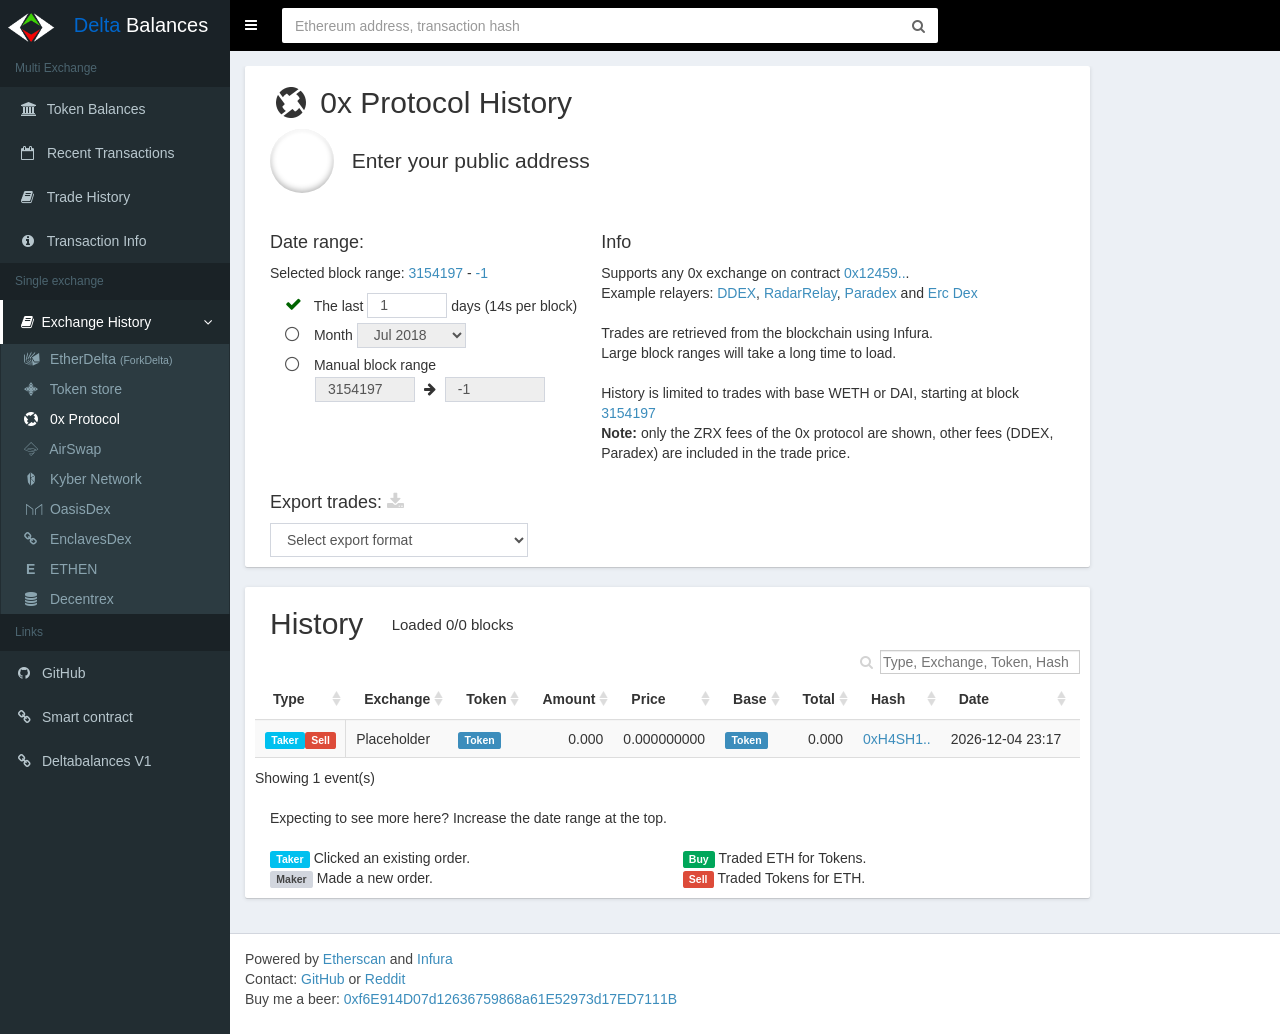
<file: history4.html>
<!DOCTYPE html>
<html>

<head>
  <meta charset="utf-8">
  <meta http-equiv="X-UA-Compatible" content="IE=edge">
  <meta name="description" content="View and export 0x Protocol trade history.">
  <meta content="width=device-width, initial-scale=1" name="viewport">
  <link rel="icon" type="image/png" sizes="16x16" href="./favicon-16x16.png?1">
  <link rel="icon" type="image/png" sizes="32x32" href="./favicon-32x32.png?1">
  <link rel="icon" type="image/png" sizes="64x64" href="./favicon-64x64.png?1">

  <title>Delta Balances</title>

  <!-- CSS:  Bootstrap, adminLTE, fontawesome & custom -->
  <link href="css/combinedStyles.css" rel="stylesheet">

  <!-- JS  jquery -->
  <script src="js/jquery-3.2.1.min.js"></script>

  <!-- JS  datatables -->
  <script src="js/jquery.dataTables.fixed.min.js"></script>

  <!-- JS  Bootstrap + adminLTE (menu theme) + blockies ethereum -->
  <script src="js/bootstrap.adminlte.blockies.min.js" defer></script>

  <!-- JS socketIO  for exchange prices -->
  <!--<script src="js/socket.io.js" defer></script>-->

  <!-- JS  Token discover / loading -->
  <script src="backupTokens.js"></script>
  <script src="loadTokens.js"></script>

  <!-- JS  Main functionality -->
  <!--  config excluded from bundle -->
  <script src="configBundle.js"></script>
  <script src="bundle.min.js"></script>
  <script> 
    var exchanges = ['0x Protocol'];
  </script>
  <script src="history.js"></script>

</head>

<body class="hold-transition skin-blue sidebar-mini">

  <!-- Main Header -->
  <header class="main-header">

    <!-- Logo -->
    <a href="index.html" class="logo hidden-xs">
      <!-- mini logo for sidebar mini 50x50 pixels -->
      <span class="logo-mini">
        <img id="logo1" align="middle" src="logo-white.png" alt="logo">
      </span>
      <!-- logo for regular state and mobile devices -->
      <span class="logo-lg">
        <img id="logo2" align="middle" src="logo-white.png" alt="logo">
        <span class="homeLink1">Delta</span>
        <span class="homeLink2">Balances</span>
      </span>
    </a>

    <!-- Header Navbar -->
    <nav class="navbar navbar-static-top" role="navigation">

      <!-- Sidebar toggle button-->
      <a href="#" class="sidebar-toggle" data-toggle="push-menu" role="button">
        <span class="sr-only">Toggle navigation</span>
      </a>

      <!-- mobile only logo -->
      <ul class="visible-xs nav navbar-nav pull-left navbar-logo" style="margin-left:0px; margin-top:5px;font-size:20px; height:30px; line-height:30px;">
        <li class="">
          <a href="index.html" class="dropdown">
            <span class="homeLink1">Delta</span>
            <span class="homeLink2">Balances</span>
          </a>
        </li>
      </ul>

      <!-- header search -->
      <ul class="nav  navbar-nav pull-left customWidth1" style=" border: none;">
        <li class="navbar-form" style="width:100%; padding:0px;  ">
          <div class="input-group" style="width:100%;">
            <input type="text" id="address" class="form-control custom" placeholder="Ethereum address, transaction hash">
            <span class="input-group-btn">
              <button id="refreshButton" onClick="myClick()" class="btn btn-flat">
                <i id="refreshButtonSearch" class="fa fa-search" aria-hidden="true"></i>
                <i id="refreshButtonLoading" style="display:none" class="fa fa-refresh fa-spin" aria-hidden="true"></i>
              </button>
            </span>
          </div>
        </li>
      </ul>
      <ul class="nav navbar-nav pull-right navbar-user">
        <!-- Control Sidebar Toggle Button -->
        <li class="dropdown user user-menu">
          <!-- Menu Toggle Button -->
          <a href="#" id="userToggle" class="hidden dropdown-toggle" data-toggle="control-sidebar">
            <!-- The user image in the navbar-->
            <i id="userImage" class="user-image bg-red" style="width:32px; height:32px;"></i>
            <!-- hidden-xs hides the username on small devices so only the image appears. -->
            <span id="currentAddr2" class="hidden-xs">0x......</span>
          </a>
        </li>
      </ul>
    </nav>
  </header>

  <!-- top alert message -->
  <div class="alert alert-danger alert-top" style="display:none;" onclick="hideError()" id='error' role="alert">
    <strong>Error</strong>
    <span id="errortext"></span>
    <button type="button" class="close" aria-label="Close">
      <span aria-hidden="true">&times;</span>
    </button>
  </div>
  <div class="alert alert-warning alert-top alert-dismissible" onclick="hideHint()" style="display:none;" role="alert" id='hint'>
    <strong>Hint</strong>
    <span id="hinttext"></span>
    <button type="button" class="close" aria-label="Close">
      <span aria-hidden="true">&times;</span>
    </button>
  </div>

  <!-- Left side column. contains the logo and sidebar -->
  <aside class="main-sidebar">

    <!-- sidebar: style can be found in sidebar.less -->
    <section class="sidebar">

      <!-- Sidebar Menu -->
      <ul class="sidebar-menu" data-widget="tree">
        <li id="homeLinkHeader" class="header">
          <a href="index.html">
            <span class="homeLink3">Delta</span>
            <span class="homeLink4">Balances</span>
          </a>
        </li>
        <li class="header">Multi Exchange</li>
        <!-- Optionally, you can add icons to the links -->
        <li>
          <a id="overviewNav" href="index.html">
            <i class="sidebar-icon icon-balances"></i>
            <span>Token Balances</span>
          </a>
        </li>
        <li>
          <a id="recentNav" href="recent.html">
            <i class="sidebar-icon icon-recent"></i>
            <span>Recent Transactions</span>
          </a>
        </li>
        <li>
          <a id="histNav" href="trades.html">
            <i class="sidebar-icon icon-book"></i>
            <span>Trade History</span>
          </a>
        </li>
        <li>
          <a id="txNav" href="tx.html">
            <i class="sidebar-icon icon-info"></i>
            <span>Transaction Info</span>
          </a>
        </li>
        <li class="header">Single exchange</li>
        <li class="active treeview menu-open">
          <a href="#">
            <i class="icon-book"></i>
            <span>Exchange History</span>
            <span class="pull-right-container">
              <i class="fa fa-angle-left pull-right"></i>
            </span>
          </a>
          <ul class="treeview-menu">
            <li>
              <a id="historyNav" href="history.html">
                <i class="sidebar-icon icon-etherdelta"></i>
                <span>EtherDelta
                  <span class="text75">(ForkDelta)</span>
                </span>
              </a>
            </li>
            <li>
              <a id="historyNav2" href="history2.html">
                <i class="sidebar-icon icon-tokenstore"></i>
                <span>Token store</span>
              </a>
            </li>
            <li class="active">
              <a id="historyNav4" href="history4.html">
                <i class="sidebar-icon icon-zrx"></i>
                <span>0x Protocol</span>
              </a>
            </li>
            <li>
              <a id="historyNav5" href="history5.html">
                <i class="sidebar-icon icon-airswap"></i>
                <span>AirSwap</span>
              </a>
            </li>
            <li>
              <a id="historyNav6" href="history6.html">
                <i class="sidebar-icon icon-kyber"></i>
                <span>Kyber Network</span>
              </a>
            </li>
            <li>
              <a id="historyNav7" href="history7.html">
                <i class="sidebar-icon icon-oasis"></i>
                <span>OasisDex</span>
              </a>
            </li>
            <li>
              <a id="historyNav8" href="history8.html">
                <i class="sidebar-icon icon-enclaves"></i>
                <span>EnclavesDex</span>
              </a>
            </li>
            <li>
              <a id="historyNav9" href="history9.html">
                <strong class="sidebar-icon icon-ethen"> E</strong>
                <span>ETHEN</span>
              </a>
            </li>
            <li>
              <a id="historyNav3" href="history3.html">
                <i class="sidebar-icon icon-decentrex"></i>
                <span>Decentrex</span>
              </a>
            </li>
          </ul>
        </li>
        <li class="header">Links</li>
        <li>
          <a href="https://github.com/DeltaBalances/DeltaBalances.github.io" target="_blank">
            <i class="fa fa-github"></i>
            <span>GitHub</span>
          </a>
        </li>
        <li>
          <a href="https://etherscan.io/address/0x3e25f0ba291f202188ae9bda3004a7b3a803599a#code" target="_blank">
            <i class="fa fa-link"></i>
            <span>Smart contract</span>
          </a>
        </li>
        <li>
          <a href="./old/index.html" target="_blank">
            <i class="fa fa-link"></i>
            <span>Deltabalances V1</span>
          </a>
        </li>
      </ul>
      <!-- /.sidebar-menu -->
    </section>
    <!-- /.sidebar -->
  </aside>

  <div class="wrapper">

    <!-- Content Wrapper. Contains page content -->
    <div class="content-wrapper">
      <!-- Content Header (Page header) -->
      <!-- <section class="content-header">
      <h1>
        Token balances
      </h1>
    </section> -->

      <!-- Main content -->
      <section class="content container-fluid">

        <div class="row">

          <div class="col-md-12 col-lg-10 s-fullwidth" style="overflow:hidden;">
            <div class="box box-default">
              <!-- /.box-header -->
              <div class="box-body noPadTop">
                <div class="col-md-9 noPadM" style="overflow:hidden;">
                  <h2>
                    <i class="icon-zrx"></i> 0x Protocol History</h2>
                  <div style="white-space:nowrap; overflow:hidden;">
                    <div id="addrIcon" class="hidden-xs" style="float:left; display: inline-block; padding-left: 1%;"></div>
                    <div class="hidden-xs" style="padding-left: 3%; float:left;">
                      <p style="line-height:64px;display: inline-block;"> </p>
                    </div>
                    <div style="float:left; white-space:nowrap;">
                      <p style="line-height:64px; white-space:nowrap; font-size:21px; font-weight:normal; display: inline-block;" id="addr">Enter your public address </p>
                    </div>
                  </div>
                  <br>
                </div>
                <div class="col-md-12 noPadM">
                  <div class="col-md-5 noPad" style="overflow:hidden;">
                    <h4 class="hidden">Operation types</h4>

                    <select style="display:inline; width:80%; " class="hidden form-control" id="typeSelect" onChange="changeTypes()">
                      <option value="0">Trades</option>
                      <!-- <option value="1">Funds (Deposit/Withdraw)</option>
                      <option value="2">Trades + Funds</option> -->
                    </select>
                    <h4>Date range: </h4>
                    <span id="selectedBlocks">Selected block range:</span>
                    <br>
                    <ul class="list-group">
                      <li class="list-group-item" style="background-color:inherit; border:none;">
                        <form id="blockSelector">
                          <ul class="list-unstyled">

                            <li>
                              <input type="radio" id="r0" name="dayBlocks" value="0" onchange="setDaySelector()" checked>
                              <label for="r0"> The last
                                <input class="form-control" style="width: 80px; height:25px;" type="number" id="days" style="text-align: center;height:85%;"
                                  onchange="validateDays()" value="1" min="0.5" max="999" step="0.5"> days (14s per block)</label>
                            </li>
                            <li>
                              <input type="radio" id="r1" name="dayBlocks" value="1" onchange="setMonthSelector()">
                              <label for="r1"> Month
                                <select style="display:inline; width: 60%; height:25px; padding-top:2px;" class="form-control" id="monthSelect" onChange="checkMonthInput()"
                                  disabled></select>
                              </label>
                            </li>
                            <li>
                              <input type="radio" id="r2" name="dayBlocks" value="1" onchange="setBlockSelector()">
                              <label for="r2"> Manual block range
                                <br>
                                <div style="padding-left:30px">
                                  <input style="width: 100px; height:25px;" class="form-control blockInput" type="number" id="blockSelect1" style="text-align: center; height:85%;width:85px;"
                                    onchange="checkBlockInput()" value="" disabled>
                                  <i style="padding-left:5px;padding-right:5px;" class="fa fa-arrow-right"></i>
                                  <input style="width: 100px; height:25px;" class="form-control blockInput" type="number" id="blockSelect2" style="text-align: center; height:85%;width:85px;"
                                    onchange="checkBlockInput()" value="" disabled>
                                </div>
                              </label>
                            </li>

                          </ul>

                        </form>
                      </li>
                    </ul>
                    <button id='findTransactions' onclick="myClick()" class="btn btn-default" style="display:none;" hidden> Retrieve history
                      <i class="fa fa-search" aria-hidden="true"></i>
                    </button>
                  </div>
                  <div class="col-md-7 noPad" style="overflow:hidden;">
                    <h4>Info</h4>
                    Supports any 0x exchange on contract
                    <a href="https://etherscan.io/address/0x12459c951127e0c374ff9105dda097662a027093" target="_blank">0x12459..</a>.
                    <br>Example relayers:
                    <a href="https://ddex.io/" target="_blank">DDEX</a>,
                    <a href="https://radarrelay.com/" target="_blank">RadarRelay</a>,
                    <a href="https://paradex.io/" target="_blank">Paradex</a> and
                    <a href="https://ercdex.com/" target="_blank">Erc Dex</a>
                    <br>
                    <br>

                    <span class="visible-xs">
                      <strong>Mobile data Warning</strong>, 1 month of block data can reach 50MB in downloads.
                      <br>
                      <br>
                    </span>
                    Trades are retrieved from the blockchain using Infura.
                    <br>Large block ranges will take a long time to load.
                    <br>
                    <br> History is limited to trades with base WETH or DAI, starting at block
                    <span id="minBlockLink"></span>
                    <br>
                    <strong> Note:</strong> only the ZRX fees of the 0x protocol are shown, other fees (DDEX, Paradex) are included
                    in the trade price.

                  </div>
                  <div class="col-md-12 noPad">
                    <br>
                  </div>
                  <div id="exportTrades" class="col-md-6 noPad" style="overflow:hidden;">
                    <h4>Export trades:
                      <span id="downloadTradesBtn">
                        <i class="fa dim fa-download" aria-hidden="true"></i>
                      </span>
                    </h4>
                    <select id="downloadTrades" onchange="download1()" style="display:inline; width:65%; " class="form-control">
                      <option value="0" disabled selected>Select export format</option>
                      <option value="1">Default V2 (CSV)</option>
                      <option value="2">Bitcoin.tax (CSV)</option>
                      <option value="3">Cointracking.info (CSV)</option>
                      <option value="4">Cointracking.info (CustomExchange)</option>
                    </select>
                  </div>
                  <div id="exportFunds" class="hidden col-md-6 noPad" style="overflow:hidden;">
                    <h4>Export funds (deposit/withdraw):
                      <span id="downloadFundsBtn">
                        <i class="fa dim fa-download" aria-hidden="true"></i>
                      </span>
                    </h4>
                    <select id="downloadFunds" onchange="download2()" style="display:inline; width:65%; " class="form-control">
                      <option value="0" disabled selected>Select export format</option>
                      <option value="1">Default(CSV)</option>
                      <option value="2">Cointracking.info (CSV)</option>
                    </select>
                  </div>
                </div>
              </div>
              <!-- /.box-body -->
            </div>
            <!-- /.box -->
          </div>

          <div class="col-md-12 col-lg-10 s-fullwidth">
            <div class="box box-default">
              <!-- /.box-header -->
              <div class="box-body noPadTop">
                <div class="col-md-12 noPadM">
                  <h2>History
                    <button id='loadingTransactions' onclick="myClick()" class="fa fa-refresh" style="display:none;"></button>
                    <span style="padding-left:20px; vertical-align: middle;font-weight: 400; font-size: 0.5em;" id="blockProgress"></span>
                  </h2>
                </div>
                <div class="col-md-12 noPad">
                  <table class="table table-striped noPad" id="transactionsTable" style="width:100%">
                    <thead></thead>
                    <tbody></tbody>
                  </table>
                </div>
                <div class="col-md-12 noPadM">
                  <br> Expecting to see more here? Increase the date range at the top.
                  <br>
                  <br>
                </div>
                <div class="col-md-6 noPadM">
                  <span class="label label-info">Taker</span> Clicked an existing order.
                  <br>
                  <span class="label label-default">Maker</span> Made a new order.
                  <br>
                </div>
                <div class="col-md-6 noPadM">
                  <span class="label label-success">Buy</span> Traded ETH for Tokens.
                  <br>
                  <span class="label label-danger">Sell</span> Traded Tokens for ETH.
                  <br>
                </div>
              </div>
              <!-- /.box-body -->
            </div>
            <!-- /.box -->
          </div>
        </div>
      </section>
      <!-- /.content -->
    </div>
    <!-- /.content-wrapper -->

    <!-- Main Footer -->
    <footer class="main-footer">
      <!-- To the right -->
      <div class="pull-right hidden-xs">
      </div>
      <!-- Default to the left -->
      <p> Powered by
        <a target="_blank" href="https://etherscan.io/">Etherscan</a> and
        <a target="_blank" href="https://infura.io/">Infura</a>
        <br> Contact:
        <a target="_blank" href="https://github.com/DeltaBalances/DeltaBalances.github.io">GitHub</a> or
        <a target="_blank" href="https://reddit.com/u/deltabalances">Reddit</a>
        <br> Buy me a beer:
        <a href="https://etherscan.io/address/0xf6E914D07d12636759868a61E52973d17ED7111B" target="_blank">0xf6E914D07d12636759868a61E52973d17ED7111B</a>
      </p>
    </footer>

    <!-- Control Sidebar -->
    <aside class="control-sidebar control-sidebar-dark">
      <!-- Create the tabs -->
      <ul class="nav nav-tabs nav-justified control-sidebar-tabs">
        <li class="active">
          <a href="#control-sidebar-home-tab" data-toggle="tab">
            <i class="fa fa-home"></i>
          </a>
        </li>
        <li>
          <a href="#control-sidebar-settings-tab" data-toggle="tab">
            <i class="fa fa-gears"></i>
          </a>
        </li>
      </ul>
      <!-- Tab panes -->
      <div class="tab-content">
        <!-- Home tab content -->
        <div class="tab-pane active" id="control-sidebar-home-tab">
          <h3 class="control-sidebar-heading">Active address</h3>
          <ul class="control-sidebar-menu">
            <li>
              <a href="" onclick="return false" style="pointer-events: none;">
                <i id="currentAddrImg" class="menu-icon bg-red" style="width:32px; height:32px;"></i>

                <div class="menu-info">
                  <h4 id="currentAddr" class="control-sidebar-subheading">0x......</h4>

                  <p id="currentAddrDescr">Input address</p>
                </div>
              </a>
            </li>
            <li id="walletInfo" class="hidden">
              <a id="etherscan" href="#" target="_blank" class="menu-info control-sidebar-subheading">
                Etherscan
                <i class="fa fa-link pull-right"></i>
              </a>
              <a onclick="forget()" id="forget" href="#" class="menu-info control-sidebar-subheading">
                Forget
                <i class="fa fa-trash-o pull-right text-red"></i>
              </a>
              <a onclick="save()" id="save" href="#" class="hidden menu-info control-sidebar-subheading">
                Save
                <i class="fa fa-save pull-right text-blue"></i>
              </a>
            </li>
          </ul>

          <div id="savedSection" class="hidden">
            <h3 class="control-sidebar-heading">Saved address</h3>
            <ul class="control-sidebar-menu">
              <li>
                <a onclick="loadSaved()" href="#">
                  <i id="savedImage" class="menu-icon bg-red" style="width:32px; height:32px;"></i>
                  <div class="menu-info">
                    <h4 id="savedAddress" class="control-sidebar-subheading">0x12345678</h4>
                    <p>Saved</p>
                  </div>
                </a>
              </li>
            </ul>
          </div>
          <div id="metamaskSection" class="hidden">
            <h3 class="control-sidebar-heading">Detected Address</h3>
            <ul class="control-sidebar-menu">
              <li>
                <a onclick="loadMetamask()" href="#">
                  <i id="metamaskImage" class="menu-icon bg-red" style="width:32px; height:32px;"></i>
                  <div class="menu-info">
                    <h4 id="metamaskAddress" class="control-sidebar-subheading">0x12345678</h4>
                    <p>Metamask</p>
                  </div>
                </a>
              </li>
            </ul>
          </div>
        </div>

        <!-- /.tab-pane -->
        <!-- Settings tab content -->
        <div class="tab-pane" id="control-sidebar-settings-tab">
          <form>
            <h3 class="control-sidebar-heading">Nothing here yet</h3>
          </form>
        </div>
        <!-- /.tab-pane -->
      </div>
    </aside>
    <!-- /.control-sidebar -->
    <div class="control-sidebar-bg"></div>
  </div>
  <!-- ./wrapper -->
  <!-- Global site tag (gtag.js) - Google Analytics -->
  <script async src="https://www.googletagmanager.com/gtag/js?id=UA-116708935-1"></script>
  <script>
    window.dataLayer = window.dataLayer || [];
    function gtag() { dataLayer.push(arguments); }

    // track amount of visits, only when hosted on github
    if (window.location.origin.indexOf('.github.io') !== -1) {
      gtag('js', new Date());
      gtag('config', 'UA-116708935-1');
    }

  </script>
</body>

</html>
</file>
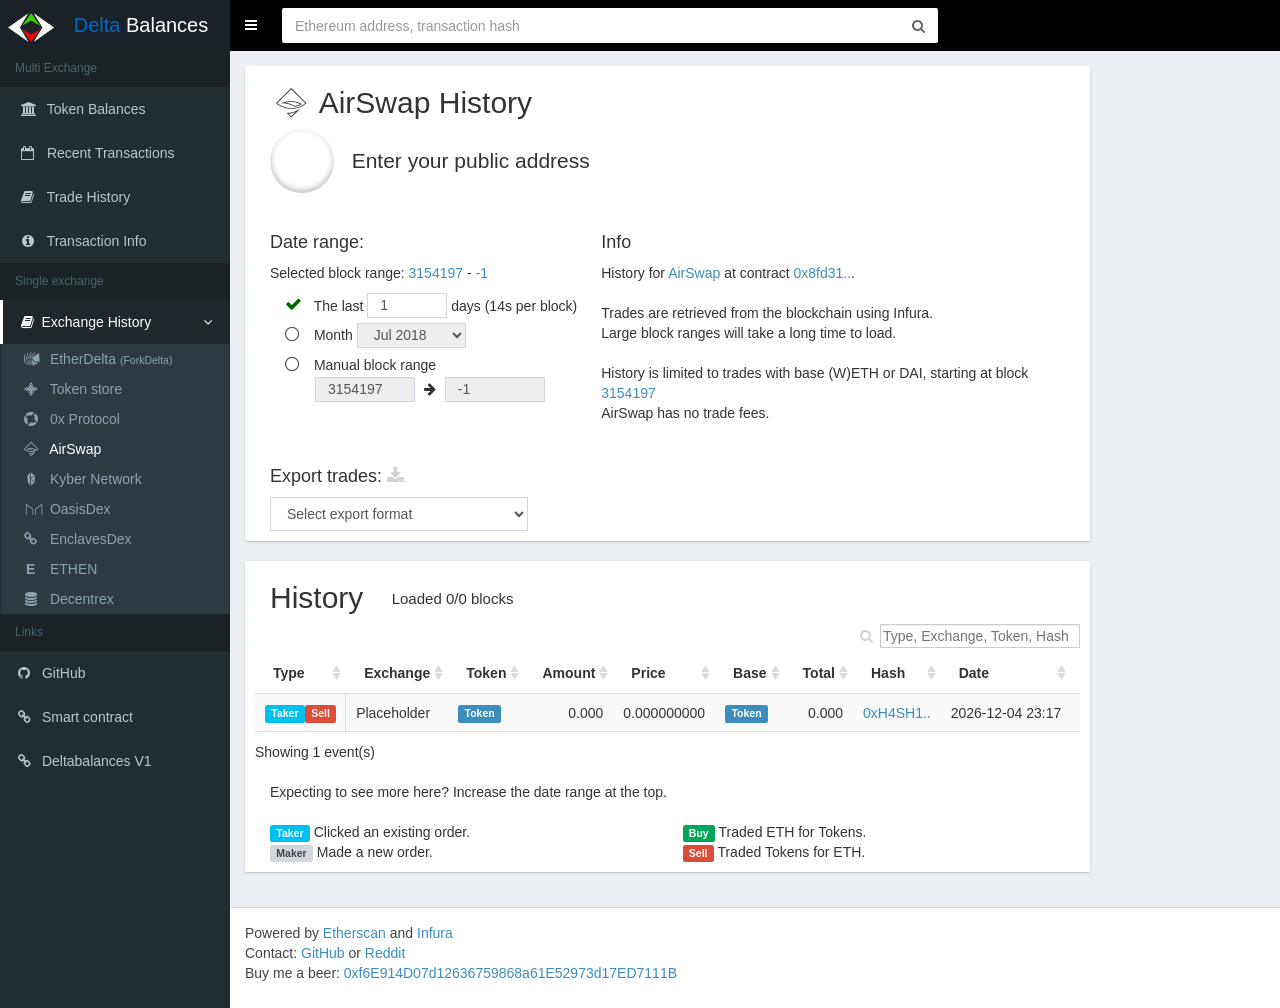
<file: history5.html>
<!DOCTYPE html>
<html>

<head>
  <meta charset="utf-8">
  <meta http-equiv="X-UA-Compatible" content="IE=edge">
  <meta name="description" content="View and export AirSwap trade history.">
  <meta content="width=device-width, initial-scale=1" name="viewport">
  <link rel="icon" type="image/png" sizes="16x16" href="./favicon-16x16.png?1">
  <link rel="icon" type="image/png" sizes="32x32" href="./favicon-32x32.png?1">
  <link rel="icon" type="image/png" sizes="64x64" href="./favicon-64x64.png?1">

  <title>Delta Balances</title>

  <!-- CSS:  Bootstrap, adminLTE, fontawesome & custom -->
  <link href="css/combinedStyles.css" rel="stylesheet">

  <!-- JS  jquery -->
  <script src="js/jquery-3.2.1.min.js"></script>

  <!-- JS  datatables -->
  <script src="js/jquery.dataTables.fixed.min.js"></script>

  <!-- JS  Bootstrap + adminLTE (menu theme) + blockies ethereum -->
  <script src="js/bootstrap.adminlte.blockies.min.js" defer></script>

  <!-- JS socketIO  for exchange prices -->
  <!--<script src="js/socket.io.js" defer></script>-->

  <!-- JS  Token discover / loading -->
  <script src="backupTokens.js"></script>
  <script src="loadTokens.js"></script>

  <!-- JS  Main functionality -->
  <!--  config excluded from bundle -->
  <script src="configBundle.js"></script>
  <script src="bundle.min.js"></script>
  <script> 
   var exchanges = ['AirSwap'];
  </script>
  <script src="history.js"></script>

</head>

<body class="hold-transition skin-blue sidebar-mini">

  <!-- Main Header -->
  <header class="main-header">

    <!-- Logo -->
    <a href="index.html" class="logo hidden-xs">
      <!-- mini logo for sidebar mini 50x50 pixels -->
      <span class="logo-mini">
        <img id="logo1" align="middle" src="logo-white.png" alt="logo">
      </span>
      <!-- logo for regular state and mobile devices -->
      <span class="logo-lg">
        <img id="logo2" align="middle" src="logo-white.png" alt="logo">
        <span class="homeLink1">Delta</span>
        <span class="homeLink2">Balances</span>
      </span>
    </a>

    <!-- Header Navbar -->
    <nav class="navbar navbar-static-top" role="navigation">

      <!-- Sidebar toggle button-->
      <a href="#" class="sidebar-toggle" data-toggle="push-menu" role="button">
        <span class="sr-only">Toggle navigation</span>
      </a>

      <!-- mobile only logo -->
      <ul class="visible-xs nav navbar-nav pull-left navbar-logo" style="margin-left:0px; margin-top:5px;font-size:20px; height:30px; line-height:30px;">
        <li class="">
          <a href="index.html" class="dropdown">
            <span class="homeLink1">Delta</span>
            <span class="homeLink2">Balances</span>
          </a>
        </li>
      </ul>

      <!-- header search -->
      <ul class="nav  navbar-nav pull-left customWidth1" style=" border: none;">
        <li class="navbar-form" style="width:100%; padding:0px;  ">
          <div class="input-group" style="width:100%;">
            <input type="text" id="address" class="form-control custom" placeholder="Ethereum address, transaction hash">
            <span class="input-group-btn">
              <button id="refreshButton" onClick="myClick()" class="btn btn-flat">
                <i id="refreshButtonSearch" class="fa fa-search" aria-hidden="true"></i>
                <i id="refreshButtonLoading" style="display:none" class="fa fa-refresh fa-spin" aria-hidden="true"></i>
              </button>
            </span>
          </div>
        </li>
      </ul>
      <ul class="nav navbar-nav pull-right navbar-user">
        <!-- Control Sidebar Toggle Button -->
        <li class="dropdown user user-menu">
          <!-- Menu Toggle Button -->
          <a href="#" id="userToggle" class="hidden dropdown-toggle" data-toggle="control-sidebar">
            <!-- The user image in the navbar-->
            <i id="userImage" class="user-image bg-red" style="width:32px; height:32px;"></i>
            <!-- hidden-xs hides the username on small devices so only the image appears. -->
            <span id="currentAddr2" class="hidden-xs">0x......</span>
          </a>
        </li>
      </ul>
    </nav>
  </header>

  <!-- top alert message -->
  <div class="alert alert-danger alert-top" style="display:none;" onclick="hideError()" id='error' role="alert">
    <strong>Error</strong>
    <span id="errortext"></span>
    <button type="button" class="close" aria-label="Close">
      <span aria-hidden="true">&times;</span>
    </button>
  </div>
  <div class="alert alert-warning alert-top alert-dismissible" onclick="hideHint()" style="display:none;" role="alert" id='hint'>
    <strong>Hint</strong>
    <span id="hinttext"></span>
    <button type="button" class="close" aria-label="Close">
      <span aria-hidden="true">&times;</span>
    </button>
  </div>

  <!-- Left side column. contains the logo and sidebar -->
  <aside class="main-sidebar">

    <!-- sidebar: style can be found in sidebar.less -->
    <section class="sidebar">

      <!-- Sidebar Menu -->
      <ul class="sidebar-menu" data-widget="tree">
        <li id="homeLinkHeader" class="header">
          <a href="index.html">
            <span class="homeLink3">Delta</span>
            <span class="homeLink4">Balances</span>
          </a>
        </li>
        <li class="header">Multi Exchange</li>
        <!-- Optionally, you can add icons to the links -->
        <li>
          <a id="overviewNav" href="index.html">
            <i class="sidebar-icon icon-balances"></i>
            <span>Token Balances</span>
          </a>
        </li>
        <li>
          <a id="recentNav" href="recent.html">
            <i class="sidebar-icon icon-recent"></i>
            <span>Recent Transactions</span>
          </a>
        </li>
        <li>
          <a id="histNav" href="trades.html">
            <i class="sidebar-icon icon-book"></i>
            <span>Trade History</span>
          </a>
        </li>
        <li>
          <a id="txNav" href="tx.html">
            <i class="sidebar-icon icon-info"></i>
            <span>Transaction Info</span>
          </a>
        </li>
        <li class="header">Single exchange</li>
        <li class="active treeview menu-open">
          <a href="#">
            <i class="icon-book"></i>
            <span>Exchange History</span>
            <span class="pull-right-container">
              <i class="fa fa-angle-left pull-right"></i>
            </span>
          </a>
          <ul class="treeview-menu">
            <li>
              <a id="historyNav" href="history.html">
                <i class="sidebar-icon icon-etherdelta"></i>
                <span>EtherDelta
                  <span class="text75">(ForkDelta)</span>
                </span>
              </a>
            </li>
            <li>
              <a id="historyNav2" href="history2.html">
                <i class="sidebar-icon icon-tokenstore"></i>
                <span>Token store</span>
              </a>
            </li>
            <li>
              <a id="historyNav4" href="history4.html">
                <i class="sidebar-icon icon-zrx"></i>
                <span>0x Protocol</span>
              </a>
            </li>
            <li class="active">
              <a id="historyNav5" href="history5.html">
                <i class="sidebar-icon icon-airswap"></i>
                <span>AirSwap</span>
              </a>
            </li>
            <li>
              <a id="historyNav6" href="history6.html">
                <i class="sidebar-icon icon-kyber"></i>
                <span>Kyber Network</span>
              </a>
            </li>
            <li>
              <a id="historyNav7" href="history7.html">
                <i class="sidebar-icon icon-oasis"></i>
                <span>OasisDex</span>
              </a>
            </li>
            <li>
              <a id="historyNav8" href="history8.html">
                <i class="sidebar-icon icon-enclaves"></i>
                <span>EnclavesDex</span>
              </a>
            </li>
            <li>
              <a id="historyNav9" href="history9.html">
                <strong class="sidebar-icon icon-ethen"> E</strong>
                <span>ETHEN</span>
              </a>
            </li>
            <li>
              <a id="historyNav3" href="history3.html">
                <i class="sidebar-icon icon-decentrex"></i>
                <span>Decentrex</span>
              </a>
            </li>
          </ul>
        </li>
        <li class="header">Links</li>
        <li>
          <a href="https://github.com/DeltaBalances/DeltaBalances.github.io" target="_blank">
            <i class="fa fa-github"></i>
            <span>GitHub</span>
          </a>
        </li>
        <li>
          <a href="https://etherscan.io/address/0x3e25f0ba291f202188ae9bda3004a7b3a803599a#code" target="_blank">
            <i class="fa fa-link"></i>
            <span>Smart contract</span>
          </a>
        </li>
        <li>
          <a href="./old/index.html" target="_blank">
            <i class="fa fa-link"></i>
            <span>Deltabalances V1</span>
          </a>
        </li>
      </ul>
      <!-- /.sidebar-menu -->
    </section>
    <!-- /.sidebar -->
  </aside>

  <div class="wrapper">

    <!-- Content Wrapper. Contains page content -->
    <div class="content-wrapper">
      <!-- Content Header (Page header) -->
      <!-- <section class="content-header">
      <h1>
        Token balances
      </h1>
    </section> -->

      <!-- Main content -->
      <section class="content container-fluid">

        <div class="row">

          <div class="col-md-12 col-lg-10 s-fullwidth" style="overflow:hidden;">
            <div class="box box-default">
              <!-- /.box-header -->
              <div class="box-body noPadTop">
                <div class="col-md-9 noPadM" style="overflow:hidden;">
                  <h2>
                    <i class="icon-airswap"></i> AirSwap History</h2>
                  <div style="white-space:nowrap; overflow:hidden;">
                    <div id="addrIcon" class="hidden-xs" style="float:left; display: inline-block; padding-left: 1%;"></div>
                    <div class="hidden-xs" style="padding-left: 3%; float:left;">
                      <p style="line-height:64px;display: inline-block;"> </p>
                    </div>
                    <div style="float:left; white-space:nowrap;">
                      <p style="line-height:64px; white-space:nowrap; font-size:21px; font-weight:normal; display: inline-block;" id="addr">Enter your public address </p>
                    </div>
                  </div>
                  <br>
                </div>
                <div class="col-md-12 noPadM">
                  <div class="col-md-5 noPad" style="overflow:hidden;">
                    <h4 class="hidden">Operation types</h4>

                    <select style="display:inline; width:80%; " class="hidden form-control" id="typeSelect" onChange="changeTypes()">
                      <option value="0">Trades</option>
                      <!-- <option value="1">Funds (Deposit/Withdraw)</option>
                      <option value="2">Trades + Funds</option> -->
                    </select>
                    <h4>Date range: </h4>
                    <span id="selectedBlocks">Selected block range:</span>
                    <br>
                    <ul class="list-group">
                      <li class="list-group-item" style="background-color:inherit; border:none;">
                        <form id="blockSelector">
                          <ul class="list-unstyled">

                            <li>
                              <input type="radio" id="r0" name="dayBlocks" value="0" onchange="setDaySelector()" checked>
                              <label for="r0"> The last
                                <input class="form-control" style="width: 80px; height:25px;" type="number" id="days" style="text-align: center;height:85%;"
                                  onchange="validateDays()" value="1" min="0.5" max="999" step="0.5"> days (14s per block)</label>
                            </li>
                            <li>
                              <input type="radio" id="r1" name="dayBlocks" value="1" onchange="setMonthSelector()">
                              <label for="r1"> Month
                                <select style="display:inline; width: 60%; height:25px; padding-top:2px;" class="form-control" id="monthSelect" onChange="checkMonthInput()"
                                  disabled></select>
                              </label>
                            </li>
                            <li>
                              <input type="radio" id="r2" name="dayBlocks" value="1" onchange="setBlockSelector()">
                              <label for="r2"> Manual block range
                                <br>
                                <div style="padding-left:30px">
                                  <input style="width: 100px; height:25px;" class="form-control blockInput" type="number" id="blockSelect1" style="text-align: center; height:85%;width:85px;"
                                    onchange="checkBlockInput()" value="" disabled>
                                  <i style="padding-left:5px;padding-right:5px;" class="fa fa-arrow-right"></i>
                                  <input style="width: 100px; height:25px;" class="form-control blockInput" type="number" id="blockSelect2" style="text-align: center; height:85%;width:85px;"
                                    onchange="checkBlockInput()" value="" disabled>
                                </div>
                              </label>
                            </li>

                          </ul>

                        </form>
                      </li>
                    </ul>
                    <button id='findTransactions' onclick="myClick()" class="btn btn-default" style="display:none;" hidden> Retrieve history
                      <i class="fa fa-search" aria-hidden="true"></i>
                    </button>
                  </div>
                  <div class="col-md-7 noPad" style="overflow:hidden;">
                    <h4>Info</h4>
                    History for
                    <a href="https://www.airswap.io/" target="_blank">AirSwap</a> at contract
                    <a href="https://etherscan.io/address/0x8fd3121013a07c57f0d69646e86e7a4880b467b7" target="_blank">0x8fd31..</a>.
                    <br>
                    <br>

                    <span class="visible-xs">
                      <strong>Mobile data Warning</strong>, 1 month of block data can reach 50MB in downloads.
                      <br>
                      <br>
                    </span>
                    Trades are retrieved from the blockchain using Infura.
                    <br>Large block ranges will take a long time to load.
                    <br>
                    <br> History is limited to trades with base (W)ETH or DAI, starting at block
                    <span id="minBlockLink"></span>
                    <br> AirSwap has no trade fees.

                  </div>
                  <div class="col-md-12 noPad">
                    <br>
                  </div>
                  <div id="exportTrades" class="col-md-6 noPad" style="overflow:hidden;">
                    <h4>Export trades:
                      <span id="downloadTradesBtn">
                        <i class="fa dim fa-download" aria-hidden="true"></i>
                      </span>
                    </h4>
                    <select id="downloadTrades" onchange="download1()" style="display:inline; width:65%; " class="form-control">
                      <option value="0" disabled selected>Select export format</option>
                      <option value="1">Default V2 (CSV)</option>
                      <option value="2">Bitcoin.tax (CSV)</option>
                      <option value="3">Cointracking.info (CSV)</option>
                      <option value="4">Cointracking.info (CustomExchange)</option>
                    </select>
                  </div>
                  <div id="exportFunds" class="hidden col-md-6 noPad" style="overflow:hidden;">
                    <h4>Export funds (deposit/withdraw):
                      <span id="downloadFundsBtn">
                        <i class="fa dim fa-download" aria-hidden="true"></i>
                      </span>
                    </h4>
                    <select id="downloadFunds" onchange="download2()" style="display:inline; width:65%; " class="form-control">
                      <option value="0" disabled selected>Select export format</option>
                      <option value="1">Default(CSV)</option>
                      <option value="2">Cointracking.info (CSV)</option>
                    </select>
                  </div>
                </div>
              </div>
              <!-- /.box-body -->
            </div>
            <!-- /.box -->
          </div>

          <div class="col-md-12 col-lg-10 s-fullwidth">
            <div class="box box-default">
              <!-- /.box-header -->
              <div class="box-body noPadTop">
                <div class="col-md-12 noPadM">
                  <h2>History
                    <button id='loadingTransactions' onclick="myClick()" class="fa fa-refresh" style="display:none;"></button>
                    <span style="padding-left:20px; vertical-align: middle;font-weight: 400; font-size: 0.5em;" id="blockProgress"></span>
                  </h2>
                </div>
                <div class="col-md-12 noPad">
                  <table class="table table-striped noPad" id="transactionsTable" style="width:100%">
                    <thead></thead>
                    <tbody></tbody>
                  </table>
                </div>
                <div class="col-md-12 noPadM">
                  <br> Expecting to see more here? Increase the date range at the top.
                  <br>
                  <br>
                </div>
                <div class="col-md-6 noPadM">
                  <span class="label label-info">Taker</span> Clicked an existing order.
                  <br>
                  <span class="label label-default">Maker</span> Made a new order.
                  <br>
                </div>
                <div class="col-md-6 noPadM">
                  <span class="label label-success">Buy</span> Traded ETH for Tokens.
                  <br>
                  <span class="label label-danger">Sell</span> Traded Tokens for ETH.
                  <br>
                </div>
              </div>
              <!-- /.box-body -->
            </div>
            <!-- /.box -->
          </div>
        </div>
      </section>
      <!-- /.content -->
    </div>
    <!-- /.content-wrapper -->

    <!-- Main Footer -->
    <footer class="main-footer">
      <!-- To the right -->
      <div class="pull-right hidden-xs">
      </div>
      <!-- Default to the left -->
      <p> Powered by
        <a target="_blank" href="https://etherscan.io/">Etherscan</a> and
        <a target="_blank" href="https://infura.io/">Infura</a>
        <br> Contact:
        <a target="_blank" href="https://github.com/DeltaBalances/DeltaBalances.github.io">GitHub</a> or
        <a target="_blank" href="https://reddit.com/u/deltabalances">Reddit</a>
        <br> Buy me a beer:
        <a href="https://etherscan.io/address/0xf6E914D07d12636759868a61E52973d17ED7111B" target="_blank">0xf6E914D07d12636759868a61E52973d17ED7111B</a>
      </p>
    </footer>

    <!-- Control Sidebar -->
    <aside class="control-sidebar control-sidebar-dark">
      <!-- Create the tabs -->
      <ul class="nav nav-tabs nav-justified control-sidebar-tabs">
        <li class="active">
          <a href="#control-sidebar-home-tab" data-toggle="tab">
            <i class="fa fa-home"></i>
          </a>
        </li>
        <li>
          <a href="#control-sidebar-settings-tab" data-toggle="tab">
            <i class="fa fa-gears"></i>
          </a>
        </li>
      </ul>
      <!-- Tab panes -->
      <div class="tab-content">
        <!-- Home tab content -->
        <div class="tab-pane active" id="control-sidebar-home-tab">
          <h3 class="control-sidebar-heading">Active address</h3>
          <ul class="control-sidebar-menu">
            <li>
              <a href="" onclick="return false" style="pointer-events: none;">
                <i id="currentAddrImg" class="menu-icon bg-red" style="width:32px; height:32px;"></i>

                <div class="menu-info">
                  <h4 id="currentAddr" class="control-sidebar-subheading">0x......</h4>

                  <p id="currentAddrDescr">Input address</p>
                </div>
              </a>
            </li>
            <li id="walletInfo" class="hidden">
              <a id="etherscan" href="#" target="_blank" class="menu-info control-sidebar-subheading">
                Etherscan
                <i class="fa fa-link pull-right"></i>
              </a>
              <a onclick="forget()" id="forget" href="#" class="menu-info control-sidebar-subheading">
                Forget
                <i class="fa fa-trash-o pull-right text-red"></i>
              </a>
              <a onclick="save()" id="save" href="#" class="hidden menu-info control-sidebar-subheading">
                Save
                <i class="fa fa-save pull-right text-blue"></i>
              </a>
            </li>
          </ul>

          <div id="savedSection" class="hidden">
            <h3 class="control-sidebar-heading">Saved address</h3>
            <ul class="control-sidebar-menu">
              <li>
                <a onclick="loadSaved()" href="#">
                  <i id="savedImage" class="menu-icon bg-red" style="width:32px; height:32px;"></i>
                  <div class="menu-info">
                    <h4 id="savedAddress" class="control-sidebar-subheading">0x12345678</h4>
                    <p>Saved</p>
                  </div>
                </a>
              </li>
            </ul>
          </div>
          <div id="metamaskSection" class="hidden">
            <h3 class="control-sidebar-heading">Detected Address</h3>
            <ul class="control-sidebar-menu">
              <li>
                <a onclick="loadMetamask()" href="#">
                  <i id="metamaskImage" class="menu-icon bg-red" style="width:32px; height:32px;"></i>
                  <div class="menu-info">
                    <h4 id="metamaskAddress" class="control-sidebar-subheading">0x12345678</h4>
                    <p>Metamask</p>
                  </div>
                </a>
              </li>
            </ul>
          </div>
        </div>

        <!-- /.tab-pane -->
        <!-- Settings tab content -->
        <div class="tab-pane" id="control-sidebar-settings-tab">
          <form>
            <h3 class="control-sidebar-heading">Nothing here yet</h3>
          </form>
        </div>
        <!-- /.tab-pane -->
      </div>
    </aside>
    <!-- /.control-sidebar -->
    <div class="control-sidebar-bg"></div>
  </div>
  <!-- ./wrapper -->
  <!-- Global site tag (gtag.js) - Google Analytics -->
  <script async src="https://www.googletagmanager.com/gtag/js?id=UA-116708935-1"></script>
  <script>
    window.dataLayer = window.dataLayer || [];
    function gtag() { dataLayer.push(arguments); }

    // track amount of visits, only when hosted on github
    if (window.location.origin.indexOf('.github.io') !== -1) {
      gtag('js', new Date());
      gtag('config', 'UA-116708935-1');
    }

  </script>
</body>

</html>
</file>
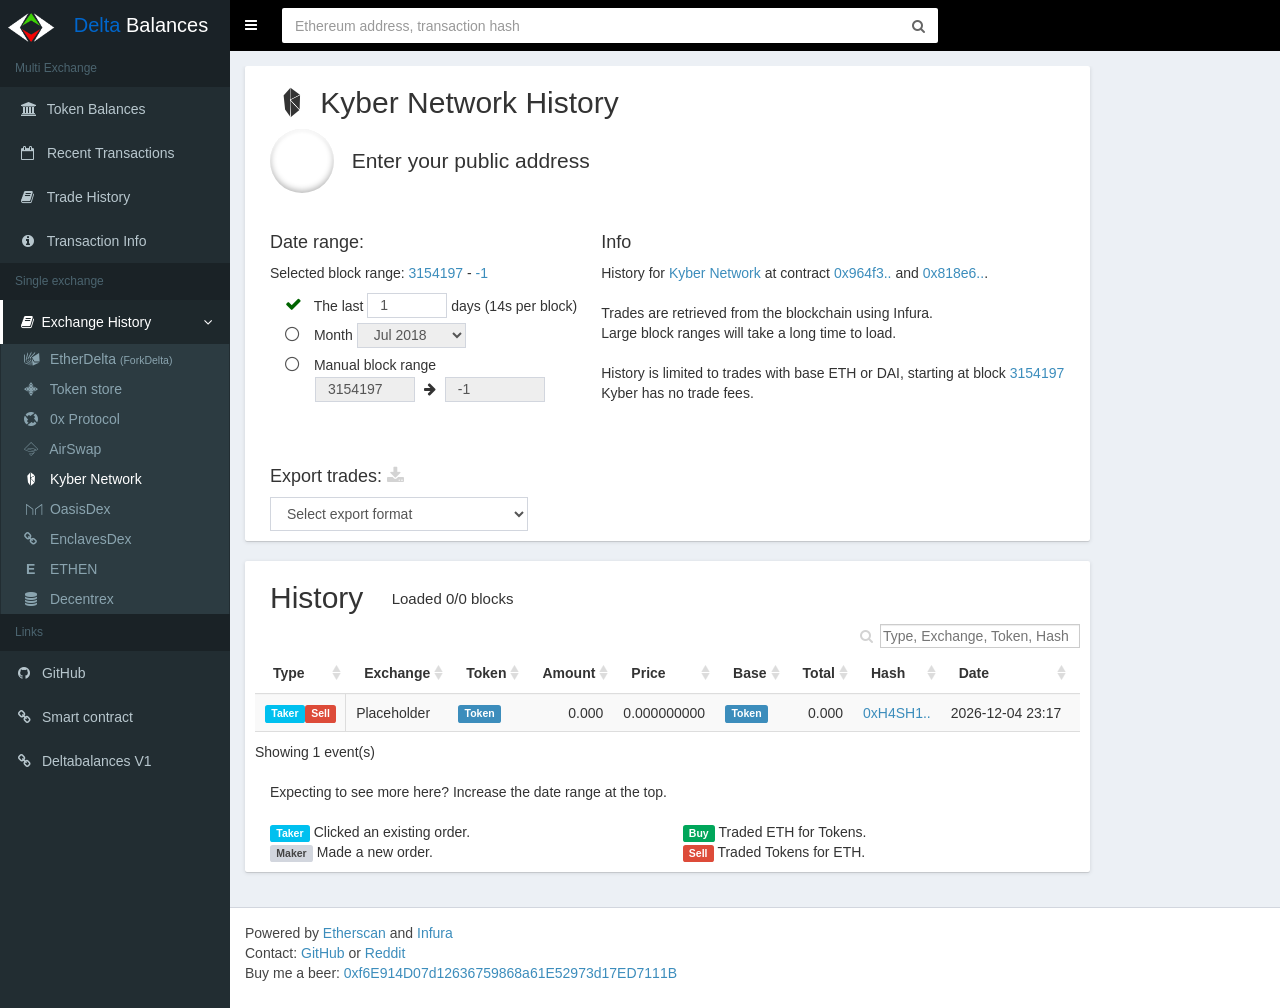
<file: history6.html>
<!DOCTYPE html>
<html>

<head>
  <meta charset="utf-8">
  <meta http-equiv="X-UA-Compatible" content="IE=edge">
  <meta name="description" content="View and export Kyber Network trade history.">
  <meta content="width=device-width, initial-scale=1" name="viewport">
  <link rel="icon" type="image/png" sizes="16x16" href="./favicon-16x16.png?1">
  <link rel="icon" type="image/png" sizes="32x32" href="./favicon-32x32.png?1">
  <link rel="icon" type="image/png" sizes="64x64" href="./favicon-64x64.png?1">

  <title>Delta Balances</title>

  <!-- CSS:  Bootstrap, adminLTE, fontawesome & custom -->
  <link href="css/combinedStyles.css" rel="stylesheet">

  <!-- JS  jquery -->
  <script src="js/jquery-3.2.1.min.js"></script>

  <!-- JS  datatables -->
  <script src="js/jquery.dataTables.fixed.min.js"></script>

  <!-- JS  Bootstrap + adminLTE (menu theme) + blockies ethereum -->
  <script src="js/bootstrap.adminlte.blockies.min.js" defer></script>

  <!-- JS socketIO  for exchange prices -->
  <!--<script src="js/socket.io.js" defer></script>-->

  <!-- JS  Token discover / loading -->
  <script src="backupTokens.js"></script>
  <script src="loadTokens.js"></script>

  <!-- JS  Main functionality -->
  <!--  config excluded from bundle -->
  <script src="configBundle.js"></script>
  <script src="bundle.min.js"></script>
  <script> 
    var exchanges = ['Kyber'];
  </script>
  <script src="history.js"></script>

</head>

<body class="hold-transition skin-blue sidebar-mini">

  <!-- Main Header -->
  <header class="main-header">

    <!-- Logo -->
    <a href="index.html" class="logo hidden-xs">
      <!-- mini logo for sidebar mini 50x50 pixels -->
      <span class="logo-mini">
        <img id="logo1" align="middle" src="logo-white.png" alt="logo">
      </span>
      <!-- logo for regular state and mobile devices -->
      <span class="logo-lg">
        <img id="logo2" align="middle" src="logo-white.png" alt="logo">
        <span class="homeLink1">Delta</span>
        <span class="homeLink2">Balances</span>
      </span>
    </a>

    <!-- Header Navbar -->
    <nav class="navbar navbar-static-top" role="navigation">

      <!-- Sidebar toggle button-->
      <a href="#" class="sidebar-toggle" data-toggle="push-menu" role="button">
        <span class="sr-only">Toggle navigation</span>
      </a>

      <!-- mobile only logo -->
      <ul class="visible-xs nav navbar-nav pull-left navbar-logo" style="margin-left:0px; margin-top:5px;font-size:20px; height:30px; line-height:30px;">
        <li class="">
          <a href="index.html" class="dropdown">
            <span class="homeLink1">Delta</span>
            <span class="homeLink2">Balances</span>
          </a>
        </li>
      </ul>

      <!-- header search -->
      <ul class="nav  navbar-nav pull-left customWidth1" style=" border: none;">
        <li class="navbar-form" style="width:100%; padding:0px;  ">
          <div class="input-group" style="width:100%;">
            <input type="text" id="address" class="form-control custom" placeholder="Ethereum address, transaction hash">
            <span class="input-group-btn">
              <button id="refreshButton" onClick="myClick()" class="btn btn-flat">
                <i id="refreshButtonSearch" class="fa fa-search" aria-hidden="true"></i>
                <i id="refreshButtonLoading" style="display:none" class="fa fa-refresh fa-spin" aria-hidden="true"></i>
              </button>
            </span>
          </div>
        </li>
      </ul>
      <ul class="nav navbar-nav pull-right navbar-user">
        <!-- Control Sidebar Toggle Button -->
        <li class="dropdown user user-menu">
          <!-- Menu Toggle Button -->
          <a href="#" id="userToggle" class="hidden dropdown-toggle" data-toggle="control-sidebar">
            <!-- The user image in the navbar-->
            <i id="userImage" class="user-image bg-red" style="width:32px; height:32px;"></i>
            <!-- hidden-xs hides the username on small devices so only the image appears. -->
            <span id="currentAddr2" class="hidden-xs">0x......</span>
          </a>
        </li>
      </ul>
    </nav>
  </header>

  <!-- top alert message -->
  <div class="alert alert-danger alert-top" style="display:none;" onclick="hideError()" id='error' role="alert">
    <strong>Error</strong>
    <span id="errortext"></span>
    <button type="button" class="close" aria-label="Close">
      <span aria-hidden="true">&times;</span>
    </button>
  </div>
  <div class="alert alert-warning alert-top alert-dismissible" onclick="hideHint()" style="display:none;" role="alert" id='hint'>
    <strong>Hint</strong>
    <span id="hinttext"></span>
    <button type="button" class="close" aria-label="Close">
      <span aria-hidden="true">&times;</span>
    </button>
  </div>

  <!-- Left side column. contains the logo and sidebar -->
  <aside class="main-sidebar">

    <!-- sidebar: style can be found in sidebar.less -->
    <section class="sidebar">

      <!-- Sidebar Menu -->
      <ul class="sidebar-menu" data-widget="tree">
        <li id="homeLinkHeader" class="header">
          <a href="index.html">
            <span class="homeLink3">Delta</span>
            <span class="homeLink4">Balances</span>
          </a>
        </li>
        <li class="header">Multi Exchange</li>
        <!-- Optionally, you can add icons to the links -->
        <li>
          <a id="overviewNav" href="index.html">
            <i class="sidebar-icon icon-balances"></i>
            <span>Token Balances</span>
          </a>
        </li>
        <li>
          <a id="recentNav" href="recent.html">
            <i class="sidebar-icon icon-recent"></i>
            <span>Recent Transactions</span>
          </a>
        </li>
        <li>
          <a id="histNav" href="trades.html">
            <i class="sidebar-icon icon-book"></i>
            <span>Trade History</span>
          </a>
        </li>
        <li>
          <a id="txNav" href="tx.html">
            <i class="sidebar-icon icon-info"></i>
            <span>Transaction Info</span>
          </a>
        </li>
        <li class="header">Single exchange</li>
        <li class="active treeview menu-open">
          <a href="#">
            <i class="icon-book"></i>
            <span>Exchange History</span>
            <span class="pull-right-container">
              <i class="fa fa-angle-left pull-right"></i>
            </span>
          </a>
          <ul class="treeview-menu">
            <li>
              <a id="historyNav" href="history.html">
                <i class="sidebar-icon icon-etherdelta"></i>
                <span>EtherDelta
                  <span class="text75">(ForkDelta)</span>
                </span>
              </a>
            </li>
            <li>
              <a id="historyNav2" href="history2.html">
                <i class="sidebar-icon icon-tokenstore"></i>
                <span>Token store</span>
              </a>
            </li>
            <li>
              <a id="historyNav4" href="history4.html">
                <i class="sidebar-icon icon-zrx"></i>
                <span>0x Protocol</span>
              </a>
            </li>
            <li>
              <a id="historyNav5" href="history5.html">
                <i class="sidebar-icon icon-airswap"></i>
                <span>AirSwap</span>
              </a>
            </li>
            <li class="active">
              <a id="historyNav6" href="history6.html">
                <i class="sidebar-icon icon-kyber"></i>
                <span>Kyber Network</span>
              </a>
            </li>
            <li>
              <a id="historyNav7" href="history7.html">
                <i class="sidebar-icon icon-oasis"></i>
                <span>OasisDex</span>
              </a>
            </li>
            <li>
              <a id="historyNav8" href="history8.html">
                <i class="sidebar-icon icon-enclaves"></i>
                <span>EnclavesDex</span>
              </a>
            </li>
            <li>
              <a id="historyNav9" href="history9.html">
                <strong class="sidebar-icon icon-ethen"> E</strong>
                <span>ETHEN</span>
              </a>
            </li>
            <li>
              <a id="historyNav3" href="history3.html">
                <i class="sidebar-icon icon-decentrex"></i>
                <span>Decentrex</span>
              </a>
            </li>
          </ul>
        </li>
        <li class="header">Links</li>
        <li>
          <a href="https://github.com/DeltaBalances/DeltaBalances.github.io" target="_blank">
            <i class="fa fa-github"></i>
            <span>GitHub</span>
          </a>
        </li>
        <li>
          <a href="https://etherscan.io/address/0x3e25f0ba291f202188ae9bda3004a7b3a803599a#code" target="_blank">
            <i class="fa fa-link"></i>
            <span>Smart contract</span>
          </a>
        </li>
        <li>
          <a href="./old/index.html" target="_blank">
            <i class="fa fa-link"></i>
            <span>Deltabalances V1</span>
          </a>
        </li>
      </ul>
      <!-- /.sidebar-menu -->
    </section>
    <!-- /.sidebar -->
  </aside>

  <div class="wrapper">

    <!-- Content Wrapper. Contains page content -->
    <div class="content-wrapper">
      <!-- Content Header (Page header) -->
      <!-- <section class="content-header">
      <h1>
        Token balances
      </h1>
    </section> -->

      <!-- Main content -->
      <section class="content container-fluid">

        <div class="row">

          <div class="col-md-12 col-lg-10 s-fullwidth" style="overflow:hidden;">
            <div class="box box-default">
              <!-- /.box-header -->
              <div class="box-body noPadTop">
                <div class="col-md-9 noPadM" style="overflow:hidden;">
                  <h2>
                    <i class="icon-kyber"></i> Kyber Network History</h2>
                  <div style="white-space:nowrap; overflow:hidden;">
                    <div id="addrIcon" class="hidden-xs" style="float:left; display: inline-block; padding-left: 1%;"></div>
                    <div class="hidden-xs" style="padding-left: 3%; float:left;">
                      <p style="line-height:64px;display: inline-block;"> </p>
                    </div>
                    <div style="float:left; white-space:nowrap;">
                      <p style="line-height:64px; white-space:nowrap; font-size:21px; font-weight:normal; display: inline-block;" id="addr">Enter your public address </p>
                    </div>
                  </div>
                  <br>
                </div>
                <div class="col-md-12 noPadM">
                  <div class="col-md-5 noPad" style="overflow:hidden;">
                    <h4 class="hidden">Operation types</h4>

                    <select style="display:inline; width:80%; " class="hidden form-control" id="typeSelect" onChange="changeTypes()">
                      <option value="0">Trades</option>
                      <!-- <option value="1">Funds (Deposit/Withdraw)</option>
                      <option value="2">Trades + Funds</option> -->
                    </select>
                    <h4>Date range: </h4>
                    <span id="selectedBlocks">Selected block range:</span>
                    <br>
                    <ul class="list-group">
                      <li class="list-group-item" style="background-color:inherit; border:none;">
                        <form id="blockSelector">
                          <ul class="list-unstyled">

                            <li>
                              <input type="radio" id="r0" name="dayBlocks" value="0" onchange="setDaySelector()" checked>
                              <label for="r0"> The last
                                <input class="form-control" style="width: 80px; height:25px;" type="number" id="days" style="text-align: center;height:85%;"
                                  onchange="validateDays()" value="1" min="0.5" max="999" step="0.5"> days (14s per block)</label>
                            </li>
                            <li>
                              <input type="radio" id="r1" name="dayBlocks" value="1" onchange="setMonthSelector()">
                              <label for="r1"> Month
                                <select style="display:inline; width: 60%; height:25px; padding-top:2px;" class="form-control" id="monthSelect" onChange="checkMonthInput()"
                                  disabled></select>
                              </label>
                            </li>
                            <li>
                              <input type="radio" id="r2" name="dayBlocks" value="1" onchange="setBlockSelector()">
                              <label for="r2"> Manual block range
                                <br>
                                <div style="padding-left:30px">
                                  <input style="width: 100px; height:25px;" class="form-control blockInput" type="number" id="blockSelect1" style="text-align: center; height:85%;width:85px;"
                                    onchange="checkBlockInput()" value="" disabled>
                                  <i style="padding-left:5px;padding-right:5px;" class="fa fa-arrow-right"></i>
                                  <input style="width: 100px; height:25px;" class="form-control blockInput" type="number" id="blockSelect2" style="text-align: center; height:85%;width:85px;"
                                    onchange="checkBlockInput()" value="" disabled>
                                </div>
                              </label>
                            </li>

                          </ul>

                        </form>
                      </li>
                    </ul>
                    <button id='findTransactions' onclick="myClick()" class="btn btn-default" style="display:none;" hidden> Retrieve history
                      <i class="fa fa-search" aria-hidden="true"></i>
                    </button>
                  </div>
                  <div class="col-md-7 noPad" style="overflow:hidden;">
                    <h4>Info</h4>
                    History for
                    <a href="https://kyber.network/" target="_blank">Kyber Network</a> at contract
                    <a href="https://etherscan.io/address/0x964f35fae36d75b1e72770e244f6595b68508cf5" target="_blank">0x964f3..</a> and 
                    <a href="https://etherscan.io/address/0x818e6fecd516ecc3849daf6845e3ec868087b755" target="_blank">0x818e6..</a>. 
                    <br>
                    <br>

                    <span class="visible-xs">
                      <strong>Mobile data Warning</strong>, 1 month of block data can reach 50MB in downloads.
                      <br>
                      <br>
                    </span>
                    Trades are retrieved from the blockchain using Infura.
                    <br>Large block ranges will take a long time to load.
                    <br>
                    <br> History is limited to trades with base ETH or DAI, starting at block
                    <span id="minBlockLink"></span>
                    <br> Kyber has no trade fees.

                  </div>
                  <div class="col-md-12 noPad">
                    <br>
                  </div>
                  <div id="exportTrades" class="col-md-6 noPad" style="overflow:hidden;">
                    <h4>Export trades:
                      <span id="downloadTradesBtn">
                        <i class="fa dim fa-download" aria-hidden="true"></i>
                      </span>
                    </h4>
                    <select id="downloadTrades" onchange="download1()" style="display:inline; width:65%; " class="form-control">
                      <option value="0" disabled selected>Select export format</option>
                      <option value="1">Default V2 (CSV)</option>
                      <option value="2">Bitcoin.tax (CSV)</option>
                      <option value="3">Cointracking.info (CSV)</option>
                      <option value="4">Cointracking.info (CustomExchange)</option>
                    </select>
                  </div>
                  <div id="exportFunds" class="hidden col-md-6 noPad" style="overflow:hidden;">
                    <h4>Export funds (deposit/withdraw):
                      <span id="downloadFundsBtn">
                        <i class="fa dim fa-download" aria-hidden="true"></i>
                      </span>
                    </h4>
                    <select id="downloadFunds" onchange="download2()" style="display:inline; width:65%; " class="form-control">
                      <option value="0" disabled selected>Select export format</option>
                      <option value="1">Default(CSV)</option>
                      <option value="2">Cointracking.info (CSV)</option>
                    </select>
                  </div>
                </div>
              </div>
              <!-- /.box-body -->
            </div>
            <!-- /.box -->
          </div>

          <div class="col-md-12 col-lg-10 s-fullwidth">
            <div class="box box-default">
              <!-- /.box-header -->
              <div class="box-body noPadTop">
                <div class="col-md-12 noPadM">
                  <h2>History
                    <button id='loadingTransactions' onclick="myClick()" class="fa fa-refresh" style="display:none;"></button>
                    <span style="padding-left:20px; vertical-align: middle;font-weight: 400; font-size: 0.5em;" id="blockProgress"></span>
                  </h2>
                </div>
                <div class="col-md-12 noPad">
                  <table class="table table-striped noPad" id="transactionsTable" style="width:100%">
                    <thead></thead>
                    <tbody></tbody>
                  </table>
                </div>
                <div class="col-md-12 noPadM">
                  <br> Expecting to see more here? Increase the date range at the top.
                  <br>
                  <br>
                </div>
                <div class="col-md-6 noPadM">
                  <span class="label label-info">Taker</span> Clicked an existing order.
                  <br>
                  <span class="label label-default">Maker</span> Made a new order.
                  <br>
                </div>
                <div class="col-md-6 noPadM">
                  <span class="label label-success">Buy</span> Traded ETH for Tokens.
                  <br>
                  <span class="label label-danger">Sell</span> Traded Tokens for ETH.
                  <br>
                </div>
              </div>
              <!-- /.box-body -->
            </div>
            <!-- /.box -->
          </div>
        </div>
      </section>
      <!-- /.content -->
    </div>
    <!-- /.content-wrapper -->

    <!-- Main Footer -->
    <footer class="main-footer">
      <!-- To the right -->
      <div class="pull-right hidden-xs">
      </div>
      <!-- Default to the left -->
      <p> Powered by
        <a target="_blank" href="https://etherscan.io/">Etherscan</a> and
        <a target="_blank" href="https://infura.io/">Infura</a>
        <br> Contact:
        <a target="_blank" href="https://github.com/DeltaBalances/DeltaBalances.github.io">GitHub</a> or
        <a target="_blank" href="https://reddit.com/u/deltabalances">Reddit</a>
        <br> Buy me a beer:
        <a href="https://etherscan.io/address/0xf6E914D07d12636759868a61E52973d17ED7111B" target="_blank">0xf6E914D07d12636759868a61E52973d17ED7111B</a>
      </p>
    </footer>

    <!-- Control Sidebar -->
    <aside class="control-sidebar control-sidebar-dark">
      <!-- Create the tabs -->
      <ul class="nav nav-tabs nav-justified control-sidebar-tabs">
        <li class="active">
          <a href="#control-sidebar-home-tab" data-toggle="tab">
            <i class="fa fa-home"></i>
          </a>
        </li>
        <li>
          <a href="#control-sidebar-settings-tab" data-toggle="tab">
            <i class="fa fa-gears"></i>
          </a>
        </li>
      </ul>
      <!-- Tab panes -->
      <div class="tab-content">
        <!-- Home tab content -->
        <div class="tab-pane active" id="control-sidebar-home-tab">
          <h3 class="control-sidebar-heading">Active address</h3>
          <ul class="control-sidebar-menu">
            <li>
              <a href="" onclick="return false" style="pointer-events: none;">
                <i id="currentAddrImg" class="menu-icon bg-red" style="width:32px; height:32px;"></i>

                <div class="menu-info">
                  <h4 id="currentAddr" class="control-sidebar-subheading">0x......</h4>

                  <p id="currentAddrDescr">Input address</p>
                </div>
              </a>
            </li>
            <li id="walletInfo" class="hidden">
              <a id="etherscan" href="#" target="_blank" class="menu-info control-sidebar-subheading">
                Etherscan
                <i class="fa fa-link pull-right"></i>
              </a>
              <a onclick="forget()" id="forget" href="#" class="menu-info control-sidebar-subheading">
                Forget
                <i class="fa fa-trash-o pull-right text-red"></i>
              </a>
              <a onclick="save()" id="save" href="#" class="hidden menu-info control-sidebar-subheading">
                Save
                <i class="fa fa-save pull-right text-blue"></i>
              </a>
            </li>
          </ul>

          <div id="savedSection" class="hidden">
            <h3 class="control-sidebar-heading">Saved address</h3>
            <ul class="control-sidebar-menu">
              <li>
                <a onclick="loadSaved()" href="#">
                  <i id="savedImage" class="menu-icon bg-red" style="width:32px; height:32px;"></i>
                  <div class="menu-info">
                    <h4 id="savedAddress" class="control-sidebar-subheading">0x12345678</h4>
                    <p>Saved</p>
                  </div>
                </a>
              </li>
            </ul>
          </div>
          <div id="metamaskSection" class="hidden">
            <h3 class="control-sidebar-heading">Detected Address</h3>
            <ul class="control-sidebar-menu">
              <li>
                <a onclick="loadMetamask()" href="#">
                  <i id="metamaskImage" class="menu-icon bg-red" style="width:32px; height:32px;"></i>
                  <div class="menu-info">
                    <h4 id="metamaskAddress" class="control-sidebar-subheading">0x12345678</h4>
                    <p>Metamask</p>
                  </div>
                </a>
              </li>
            </ul>
          </div>
        </div>

        <!-- /.tab-pane -->
        <!-- Settings tab content -->
        <div class="tab-pane" id="control-sidebar-settings-tab">
          <form>
            <h3 class="control-sidebar-heading">Nothing here yet</h3>
          </form>
        </div>
        <!-- /.tab-pane -->
      </div>
    </aside>
    <!-- /.control-sidebar -->
    <div class="control-sidebar-bg"></div>
  </div>
  <!-- ./wrapper -->
  <!-- Global site tag (gtag.js) - Google Analytics -->
  <script async src="https://www.googletagmanager.com/gtag/js?id=UA-116708935-1"></script>
  <script>
    window.dataLayer = window.dataLayer || [];
    function gtag() { dataLayer.push(arguments); }

    // track amount of visits, only when hosted on github
    if (window.location.origin.indexOf('.github.io') !== -1) {
      gtag('js', new Date());
      gtag('config', 'UA-116708935-1');
    }

  </script>
</body>

</html>
</file>
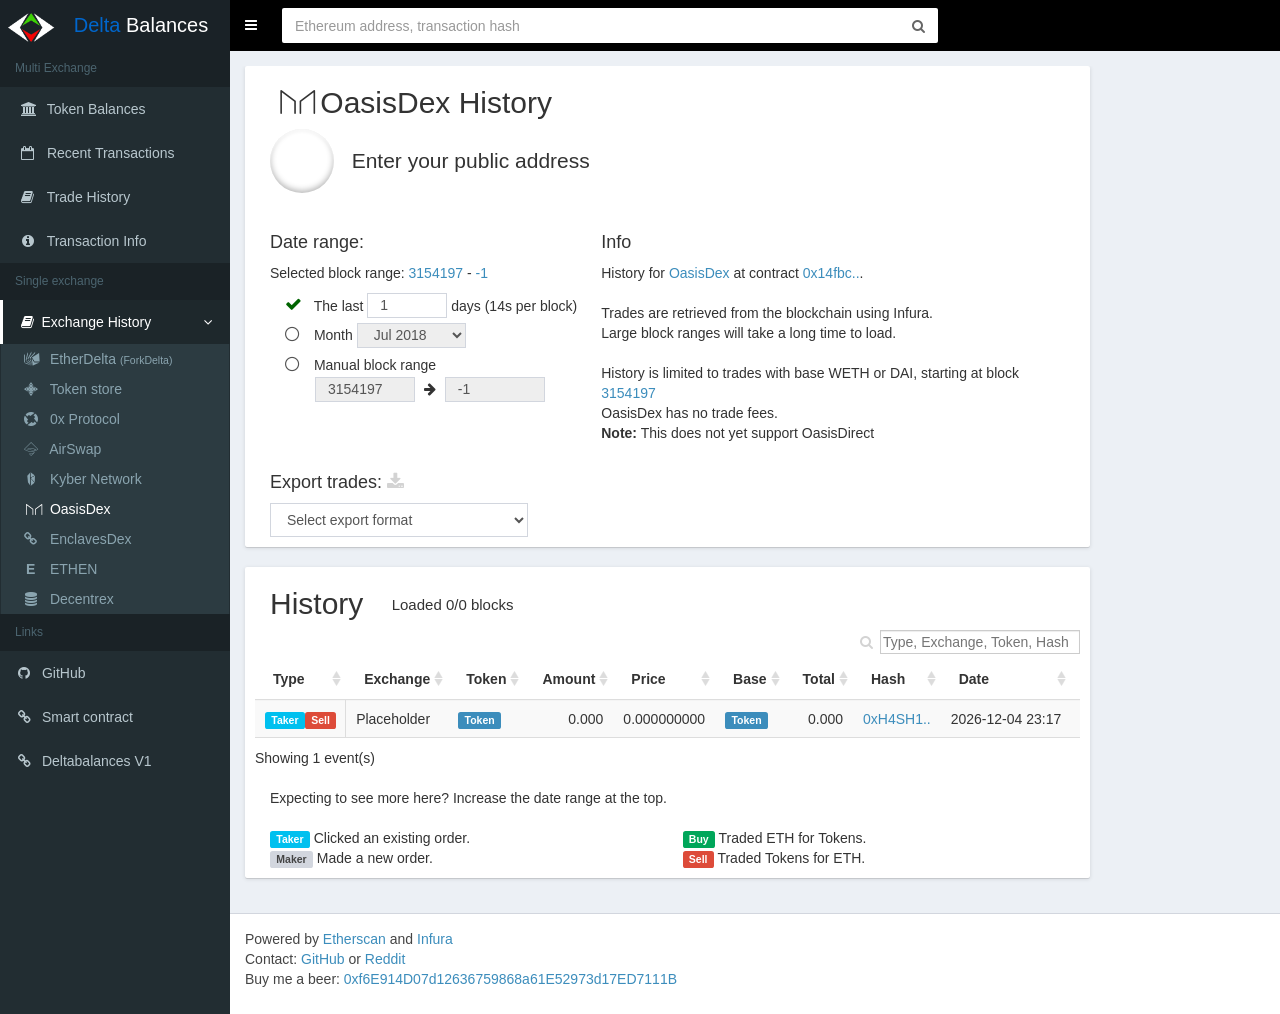
<file: history7.html>
<!DOCTYPE html>
<html>

<head>
  <meta charset="utf-8">
  <meta http-equiv="X-UA-Compatible" content="IE=edge">
  <meta name="description" content="View and export OasisDex trade history.">
  <meta content="width=device-width, initial-scale=1" name="viewport">
  <link rel="icon" type="image/png" sizes="16x16" href="./favicon-16x16.png?1">
  <link rel="icon" type="image/png" sizes="32x32" href="./favicon-32x32.png?1">
  <link rel="icon" type="image/png" sizes="64x64" href="./favicon-64x64.png?1">

  <title>Delta Balances</title>

  <!-- CSS:  Bootstrap, adminLTE, fontawesome & custom -->
  <link href="css/combinedStyles.css" rel="stylesheet">

  <!-- JS  jquery -->
  <script src="js/jquery-3.2.1.min.js"></script>

  <!-- JS  datatables -->
  <script src="js/jquery.dataTables.fixed.min.js"></script>

  <!-- JS  Bootstrap + adminLTE (menu theme) + blockies ethereum -->
  <script src="js/bootstrap.adminlte.blockies.min.js" defer></script>

  <!-- JS socketIO  for exchange prices -->
  <!--<script src="js/socket.io.js" defer></script>-->

  <!-- JS  Token discover / loading -->
  <script src="backupTokens.js"></script>
  <script src="loadTokens.js"></script>

  <!-- JS  Main functionality -->
  <!--  config excluded from bundle -->
  <script src="configBundle.js"></script>
  <script src="bundle.min.js"></script>
  <script> 
    var exchanges = ['OasisDex'];
  </script>
  <script src="history.js"></script>

</head>

<body class="hold-transition skin-blue sidebar-mini">

  <!-- Main Header -->
  <header class="main-header">

    <!-- Logo -->
    <a href="index.html" class="logo hidden-xs">
      <!-- mini logo for sidebar mini 50x50 pixels -->
      <span class="logo-mini">
        <img id="logo1" align="middle" src="logo-white.png" alt="logo">
      </span>
      <!-- logo for regular state and mobile devices -->
      <span class="logo-lg">
        <img id="logo2" align="middle" src="logo-white.png" alt="logo">
        <span class="homeLink1">Delta</span>
        <span class="homeLink2">Balances</span>
      </span>
    </a>

    <!-- Header Navbar -->
    <nav class="navbar navbar-static-top" role="navigation">

      <!-- Sidebar toggle button-->
      <a href="#" class="sidebar-toggle" data-toggle="push-menu" role="button">
        <span class="sr-only">Toggle navigation</span>
      </a>

      <!-- mobile only logo -->
      <ul class="visible-xs nav navbar-nav pull-left navbar-logo" style="margin-left:0px; margin-top:5px;font-size:20px; height:30px; line-height:30px;">
        <li class="">
          <a href="index.html" class="dropdown">
            <span class="homeLink1">Delta</span>
            <span class="homeLink2">Balances</span>
          </a>
        </li>
      </ul>

      <!-- header search -->
      <ul class="nav  navbar-nav pull-left customWidth1" style=" border: none;">
        <li class="navbar-form" style="width:100%; padding:0px;  ">
          <div class="input-group" style="width:100%;">
            <input type="text" id="address" class="form-control custom" placeholder="Ethereum address, transaction hash">
            <span class="input-group-btn">
              <button id="refreshButton" onClick="myClick()" class="btn btn-flat">
                <i id="refreshButtonSearch" class="fa fa-search" aria-hidden="true"></i>
                <i id="refreshButtonLoading" style="display:none" class="fa fa-refresh fa-spin" aria-hidden="true"></i>
              </button>
            </span>
          </div>
        </li>
      </ul>
      <ul class="nav navbar-nav pull-right navbar-user">
        <!-- Control Sidebar Toggle Button -->
        <li class="dropdown user user-menu">
          <!-- Menu Toggle Button -->
          <a href="#" id="userToggle" class="hidden dropdown-toggle" data-toggle="control-sidebar">
            <!-- The user image in the navbar-->
            <i id="userImage" class="user-image bg-red" style="width:32px; height:32px;"></i>
            <!-- hidden-xs hides the username on small devices so only the image appears. -->
            <span id="currentAddr2" class="hidden-xs">0x......</span>
          </a>
        </li>
      </ul>
    </nav>
  </header>

  <!-- top alert message -->
  <div class="alert alert-danger alert-top" style="display:none;" onclick="hideError()" id='error' role="alert">
    <strong>Error</strong>
    <span id="errortext"></span>
    <button type="button" class="close" aria-label="Close">
      <span aria-hidden="true">&times;</span>
    </button>
  </div>
  <div class="alert alert-warning alert-top alert-dismissible" onclick="hideHint()" style="display:none;" role="alert" id='hint'>
    <strong>Hint</strong>
    <span id="hinttext"></span>
    <button type="button" class="close" aria-label="Close">
      <span aria-hidden="true">&times;</span>
    </button>
  </div>

  <!-- Left side column. contains the logo and sidebar -->
  <aside class="main-sidebar">

    <!-- sidebar: style can be found in sidebar.less -->
    <section class="sidebar">

      <!-- Sidebar Menu -->
      <ul class="sidebar-menu" data-widget="tree">
        <li id="homeLinkHeader" class="header">
          <a href="index.html">
            <span class="homeLink3">Delta</span>
            <span class="homeLink4">Balances</span>
          </a>
        </li>
        <li class="header">Multi Exchange</li>
        <!-- Optionally, you can add icons to the links -->
        <li>
          <a id="overviewNav" href="index.html">
            <i class="sidebar-icon icon-balances"></i>
            <span>Token Balances</span>
          </a>
        </li>
        <li>
          <a id="recentNav" href="recent.html">
            <i class="sidebar-icon icon-recent"></i>
            <span>Recent Transactions</span>
          </a>
        </li>
        <li>
          <a id="histNav" href="trades.html">
            <i class="sidebar-icon icon-book"></i>
            <span>Trade History</span>
          </a>
        </li>
        <li>
          <a id="txNav" href="tx.html">
            <i class="sidebar-icon icon-info"></i>
            <span>Transaction Info</span>
          </a>
        </li>
        <li class="header">Single exchange</li>
        <li class="active treeview menu-open">
          <a href="#">
            <i class="icon-book"></i>
            <span>Exchange History</span>
            <span class="pull-right-container">
              <i class="fa fa-angle-left pull-right"></i>
            </span>
          </a>
          <ul class="treeview-menu">
            <li>
              <a id="historyNav" href="history.html">
                <i class="sidebar-icon icon-etherdelta"></i>
                <span>EtherDelta
                  <span class="text75">(ForkDelta)</span>
                </span>
              </a>
            </li>
            <li>
              <a id="historyNav2" href="history2.html">
                <i class="sidebar-icon icon-tokenstore"></i>
                <span>Token store</span>
              </a>
            </li>
            <li>
              <a id="historyNav4" href="history4.html">
                <i class="sidebar-icon icon-zrx"></i>
                <span>0x Protocol</span>
              </a>
            </li>
            <li>
              <a id="historyNav5" href="history5.html">
                <i class="sidebar-icon icon-airswap"></i>
                <span>AirSwap</span>
              </a>
            </li>
            <li>
              <a id="historyNav6" href="history6.html">
                <i class="sidebar-icon icon-kyber"></i>
                <span>Kyber Network</span>
              </a>
            </li>
            <li class="active">
              <a id="historyNav7" href="history7.html">
                <i class="sidebar-icon icon-oasis"></i>
                <span>OasisDex</span>
              </a>
            </li>
            <li>
              <a id="historyNav8" href="history8.html">
                <i class="sidebar-icon icon-enclaves"></i>
                <span>EnclavesDex</span>
              </a>
            </li>
            <li>
              <a id="historyNav9" href="history9.html">
                <strong class="sidebar-icon icon-ethen"> E</strong>
                <span>ETHEN</span>
              </a>
            </li>
            <li>
              <a id="historyNav3" href="history3.html">
                <i class="sidebar-icon icon-decentrex"></i>
                <span>Decentrex</span>
              </a>
            </li>
          </ul>
        </li>
        <li class="header">Links</li>
        <li>
          <a href="https://github.com/DeltaBalances/DeltaBalances.github.io" target="_blank">
            <i class="fa fa-github"></i>
            <span>GitHub</span>
          </a>
        </li>
        <li>
          <a href="https://etherscan.io/address/0x3e25f0ba291f202188ae9bda3004a7b3a803599a#code" target="_blank">
            <i class="fa fa-link"></i>
            <span>Smart contract</span>
          </a>
        </li>
        <li>
          <a href="./old/index.html" target="_blank">
            <i class="fa fa-link"></i>
            <span>Deltabalances V1</span>
          </a>
        </li>
      </ul>
      <!-- /.sidebar-menu -->
    </section>
    <!-- /.sidebar -->
  </aside>

  <div class="wrapper">

    <!-- Content Wrapper. Contains page content -->
    <div class="content-wrapper">
      <!-- Content Header (Page header) -->
      <!-- <section class="content-header">
      <h1>
        Token balances
      </h1>
    </section> -->

      <!-- Main content -->
      <section class="content container-fluid">

        <div class="row">

          <div class="col-md-12 col-lg-10 s-fullwidth" style="overflow:hidden;">
            <div class="box box-default">
              <!-- /.box-header -->
              <div class="box-body noPadTop">
                <div class="col-md-9 noPadM" style="overflow:hidden;">
                  <h2>
                    <i class="icon-oasis"></i> OasisDex History</h2>
                  <div style="white-space:nowrap; overflow:hidden;">
                    <div id="addrIcon" class="hidden-xs" style="float:left; display: inline-block; padding-left: 1%;"></div>
                    <div class="hidden-xs" style="padding-left: 3%; float:left;">
                      <p style="line-height:64px;display: inline-block;"> </p>
                    </div>
                    <div style="float:left; white-space:nowrap;">
                      <p style="line-height:64px; white-space:nowrap; font-size:21px; font-weight:normal; display: inline-block;" id="addr">Enter your public address </p>
                    </div>
                  </div>
                  <br>
                </div>
                <div class="col-md-12 noPadM">
                  <div class="col-md-5 noPad" style="overflow:hidden;">
                    <h4 class="hidden">Operation types</h4>

                    <select style="display:inline; width:80%; " class="hidden form-control" id="typeSelect" onChange="changeTypes()">
                      <option value="0">Trades</option>
                      <!-- <option value="1">Funds (Deposit/Withdraw)</option>
                      <option value="2">Trades + Funds</option> -->
                    </select>
                    <h4>Date range: </h4>
                    <span id="selectedBlocks">Selected block range:</span>
                    <br>
                    <ul class="list-group">
                      <li class="list-group-item" style="background-color:inherit; border:none;">
                        <form id="blockSelector">
                          <ul class="list-unstyled">

                            <li>
                              <input type="radio" id="r0" name="dayBlocks" value="0" onchange="setDaySelector()" checked>
                              <label for="r0"> The last
                                <input class="form-control" style="width: 80px; height:25px;" type="number" id="days" style="text-align: center;height:85%;"
                                  onchange="validateDays()" value="1" min="0.5" max="999" step="0.5"> days (14s per block)</label>
                            </li>
                            <li>
                              <input type="radio" id="r1" name="dayBlocks" value="1" onchange="setMonthSelector()">
                              <label for="r1"> Month
                                <select style="display:inline; width: 60%; height:25px; padding-top:2px;" class="form-control" id="monthSelect" onChange="checkMonthInput()"
                                  disabled></select>
                              </label>
                            </li>
                            <li>
                              <input type="radio" id="r2" name="dayBlocks" value="1" onchange="setBlockSelector()">
                              <label for="r2"> Manual block range
                                <br>
                                <div style="padding-left:30px">
                                  <input style="width: 100px; height:25px;" class="form-control blockInput" type="number" id="blockSelect1" style="text-align: center; height:85%;width:85px;"
                                    onchange="checkBlockInput()" value="" disabled>
                                  <i style="padding-left:5px;padding-right:5px;" class="fa fa-arrow-right"></i>
                                  <input style="width: 100px; height:25px;" class="form-control blockInput" type="number" id="blockSelect2" style="text-align: center; height:85%;width:85px;"
                                    onchange="checkBlockInput()" value="" disabled>
                                </div>
                              </label>
                            </li>

                          </ul>

                        </form>
                      </li>
                    </ul>
                    <button id='findTransactions' onclick="myClick()" class="btn btn-default" style="display:none;" hidden> Retrieve history
                      <i class="fa fa-search" aria-hidden="true"></i>
                    </button>
                  </div>
                  <div class="col-md-7 noPad" style="overflow:hidden;">
                    <h4>Info</h4>
                    History for
                    <a href="https://oasisdex.com" target="_blank">OasisDex</a> at contract
                    <a href="https://etherscan.io/address/0x14fbca95be7e99c15cc2996c6c9d841e54b79425" target="_blank">0x14fbc..</a>.
                    <br>
                    <br>

                    <span class="visible-xs">
                      <strong>Mobile data Warning</strong>, 1 month of block data can reach 50MB in downloads.
                      <br>
                      <br>
                    </span>
                    Trades are retrieved from the blockchain using Infura.
                    <br>Large block ranges will take a long time to load.
                    <br>
                    <br> History is limited to trades with base WETH or DAI, starting at block
                    <span id="minBlockLink"></span>
                    <br> OasisDex has no trade fees.
                    <br>
                    <strong>Note:</strong> This does not yet support OasisDirect
                  </div>
                  <div class="col-md-12 noPad">
                    <br>
                  </div>
                  <div id="exportTrades" class="col-md-6 noPad" style="overflow:hidden;">
                    <h4>Export trades:
                      <span id="downloadTradesBtn">
                        <i class="fa dim fa-download" aria-hidden="true"></i>
                      </span>
                    </h4>
                    <select id="downloadTrades" onchange="download1()" style="display:inline; width:65%; " class="form-control">
                      <option value="0" disabled selected>Select export format</option>
                      <option value="1">Default V2 (CSV)</option>
                      <option value="2">Bitcoin.tax (CSV)</option>
                      <option value="3">Cointracking.info (CSV)</option>
                      <option value="4">Cointracking.info (CustomExchange)</option>
                    </select>
                  </div>
                  <div id="exportFunds" class="hidden col-md-6 noPad" style="overflow:hidden;">
                    <h4>Export funds (deposit/withdraw):
                      <span id="downloadFundsBtn">
                        <i class="fa dim fa-download" aria-hidden="true"></i>
                      </span>
                    </h4>
                    <select id="downloadFunds" onchange="download2()" style="display:inline; width:65%; " class="form-control">
                      <option value="0" disabled selected>Select export format</option>
                      <option value="1">Default(CSV)</option>
                      <option value="2">Cointracking.info (CSV)</option>
                    </select>
                  </div>
                </div>
              </div>
              <!-- /.box-body -->
            </div>
            <!-- /.box -->
          </div>

          <div class="col-md-12 col-lg-10 s-fullwidth">
            <div class="box box-default">
              <!-- /.box-header -->
              <div class="box-body noPadTop">
                <div class="col-md-12 noPadM">
                  <h2>History
                    <button id='loadingTransactions' onclick="myClick()" class="fa fa-refresh" style="display:none;"></button>
                    <span style="padding-left:20px; vertical-align: middle;font-weight: 400; font-size: 0.5em;" id="blockProgress"></span>
                  </h2>
                </div>
                <div class="col-md-12 noPad">
                  <table class="table table-striped noPad" id="transactionsTable" style="width:100%">
                    <thead></thead>
                    <tbody></tbody>
                  </table>
                </div>
                <div class="col-md-12 noPadM">
                  <br> Expecting to see more here? Increase the date range at the top.
                  <br>
                  <br>
                </div>
                <div class="col-md-6 noPadM">
                  <span class="label label-info">Taker</span> Clicked an existing order.
                  <br>
                  <span class="label label-default">Maker</span> Made a new order.
                  <br>
                </div>
                <div class="col-md-6 noPadM">
                  <span class="label label-success">Buy</span> Traded ETH for Tokens.
                  <br>
                  <span class="label label-danger">Sell</span> Traded Tokens for ETH.
                  <br>
                </div>
              </div>
              <!-- /.box-body -->
            </div>
            <!-- /.box -->
          </div>
        </div>
      </section>
      <!-- /.content -->
    </div>
    <!-- /.content-wrapper -->

    <!-- Main Footer -->
    <footer class="main-footer">
      <!-- To the right -->
      <div class="pull-right hidden-xs">
      </div>
      <!-- Default to the left -->
      <p> Powered by
        <a target="_blank" href="https://etherscan.io/">Etherscan</a> and
        <a target="_blank" href="https://infura.io/">Infura</a>
        <br> Contact:
        <a target="_blank" href="https://github.com/DeltaBalances/DeltaBalances.github.io">GitHub</a> or
        <a target="_blank" href="https://reddit.com/u/deltabalances">Reddit</a>
        <br> Buy me a beer:
        <a href="https://etherscan.io/address/0xf6E914D07d12636759868a61E52973d17ED7111B" target="_blank">0xf6E914D07d12636759868a61E52973d17ED7111B</a>
      </p>
    </footer>

    <!-- Control Sidebar -->
    <aside class="control-sidebar control-sidebar-dark">
      <!-- Create the tabs -->
      <ul class="nav nav-tabs nav-justified control-sidebar-tabs">
        <li class="active">
          <a href="#control-sidebar-home-tab" data-toggle="tab">
            <i class="fa fa-home"></i>
          </a>
        </li>
        <li>
          <a href="#control-sidebar-settings-tab" data-toggle="tab">
            <i class="fa fa-gears"></i>
          </a>
        </li>
      </ul>
      <!-- Tab panes -->
      <div class="tab-content">
        <!-- Home tab content -->
        <div class="tab-pane active" id="control-sidebar-home-tab">
          <h3 class="control-sidebar-heading">Active address</h3>
          <ul class="control-sidebar-menu">
            <li>
              <a href="" onclick="return false" style="pointer-events: none;">
                <i id="currentAddrImg" class="menu-icon bg-red" style="width:32px; height:32px;"></i>

                <div class="menu-info">
                  <h4 id="currentAddr" class="control-sidebar-subheading">0x......</h4>

                  <p id="currentAddrDescr">Input address</p>
                </div>
              </a>
            </li>
            <li id="walletInfo" class="hidden">
              <a id="etherscan" href="#" target="_blank" class="menu-info control-sidebar-subheading">
                Etherscan
                <i class="fa fa-link pull-right"></i>
              </a>
              <a onclick="forget()" id="forget" href="#" class="menu-info control-sidebar-subheading">
                Forget
                <i class="fa fa-trash-o pull-right text-red"></i>
              </a>
              <a onclick="save()" id="save" href="#" class="hidden menu-info control-sidebar-subheading">
                Save
                <i class="fa fa-save pull-right text-blue"></i>
              </a>
            </li>
          </ul>

          <div id="savedSection" class="hidden">
            <h3 class="control-sidebar-heading">Saved address</h3>
            <ul class="control-sidebar-menu">
              <li>
                <a onclick="loadSaved()" href="#">
                  <i id="savedImage" class="menu-icon bg-red" style="width:32px; height:32px;"></i>
                  <div class="menu-info">
                    <h4 id="savedAddress" class="control-sidebar-subheading">0x12345678</h4>
                    <p>Saved</p>
                  </div>
                </a>
              </li>
            </ul>
          </div>
          <div id="metamaskSection" class="hidden">
            <h3 class="control-sidebar-heading">Detected Address</h3>
            <ul class="control-sidebar-menu">
              <li>
                <a onclick="loadMetamask()" href="#">
                  <i id="metamaskImage" class="menu-icon bg-red" style="width:32px; height:32px;"></i>
                  <div class="menu-info">
                    <h4 id="metamaskAddress" class="control-sidebar-subheading">0x12345678</h4>
                    <p>Metamask</p>
                  </div>
                </a>
              </li>
            </ul>
          </div>
        </div>

        <!-- /.tab-pane -->
        <!-- Settings tab content -->
        <div class="tab-pane" id="control-sidebar-settings-tab">
          <form>
            <h3 class="control-sidebar-heading">Nothing here yet</h3>
          </form>
        </div>
        <!-- /.tab-pane -->
      </div>
    </aside>
    <!-- /.control-sidebar -->
    <div class="control-sidebar-bg"></div>
  </div>
  <!-- ./wrapper -->
  <!-- Global site tag (gtag.js) - Google Analytics -->
  <script async src="https://www.googletagmanager.com/gtag/js?id=UA-116708935-1"></script>
  <script>
    window.dataLayer = window.dataLayer || [];
    function gtag() { dataLayer.push(arguments); }

    // track amount of visits, only when hosted on github
    if (window.location.origin.indexOf('.github.io') !== -1) {
      gtag('js', new Date());
      gtag('config', 'UA-116708935-1');
    }

  </script>
</body>

</html>
</file>
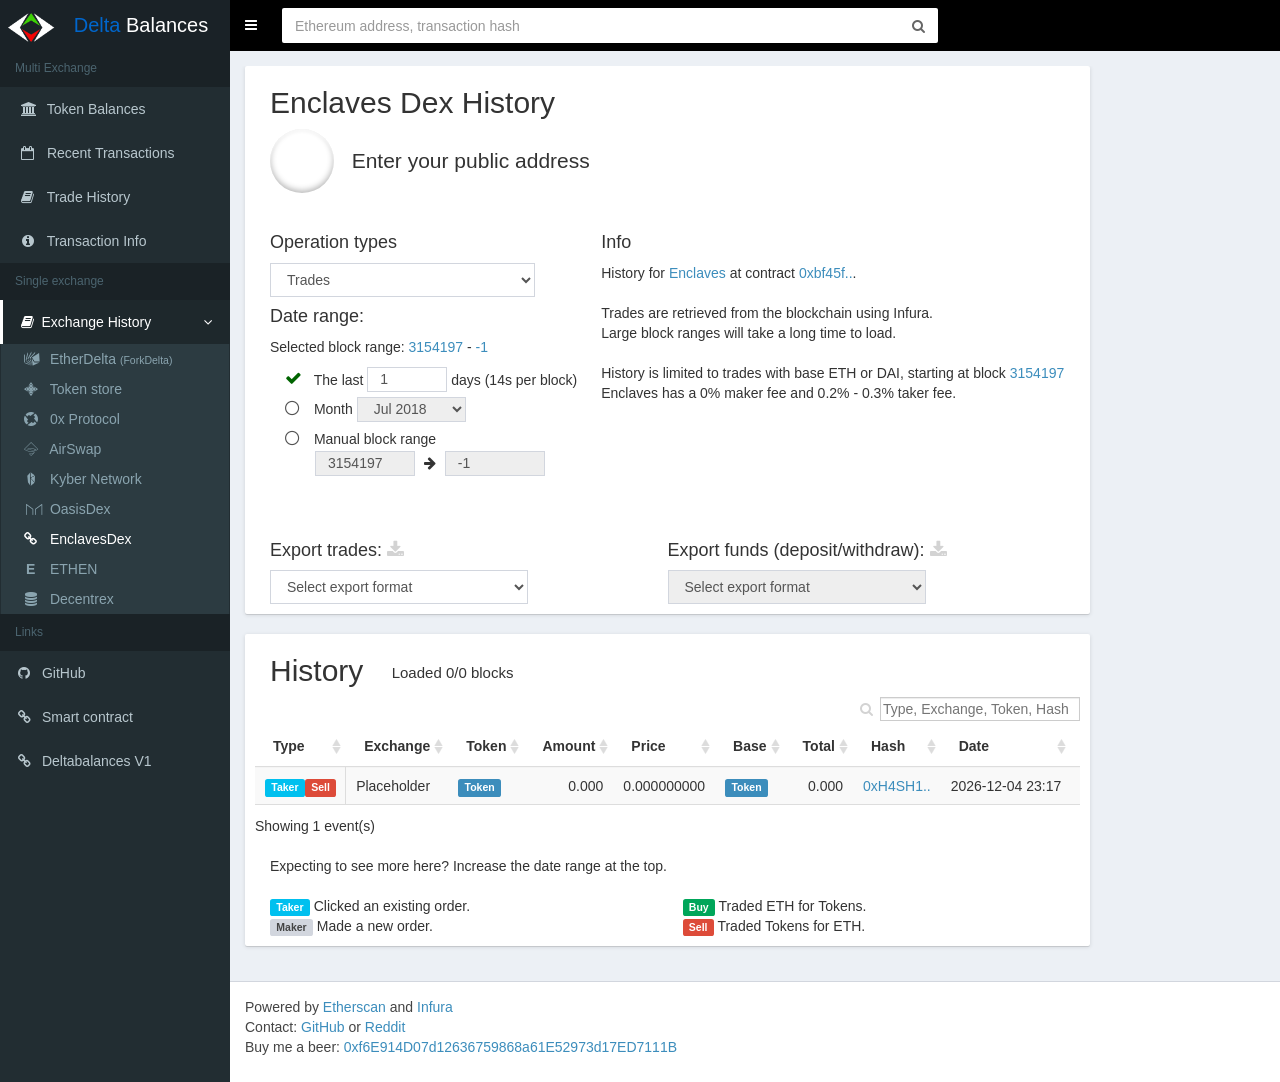
<file: history8.html>
<!DOCTYPE html>
<html>

<head>
  <meta charset="utf-8">
  <meta http-equiv="X-UA-Compatible" content="IE=edge">
  <meta name="description" content="View and export EnclavesDex trade history.">
  <meta content="width=device-width, initial-scale=1" name="viewport">
  <link rel="icon" type="image/png" sizes="16x16" href="./favicon-16x16.png?1">
  <link rel="icon" type="image/png" sizes="32x32" href="./favicon-32x32.png?1">
  <link rel="icon" type="image/png" sizes="64x64" href="./favicon-64x64.png?1">

  <title>Delta Balances</title>

  <!-- CSS:  Bootstrap, adminLTE, fontawesome & custom -->
  <link href="css/combinedStyles.css" rel="stylesheet">

  <!-- JS  jquery -->
  <script src="js/jquery-3.2.1.min.js"></script>

  <!-- JS  datatables -->
  <script src="js/jquery.dataTables.fixed.min.js"></script>

  <!-- JS  Bootstrap + adminLTE (menu theme) + blockies ethereum -->
  <script src="js/bootstrap.adminlte.blockies.min.js" defer></script>

  <!-- JS socketIO  for exchange prices -->
  <!--<script src="js/socket.io.js" defer></script>-->

  <!-- JS  Token discover / loading -->
  <script src="backupTokens.js"></script>
  <script src="loadTokens.js"></script>

  <!-- JS  Main functionality -->
  <!--  config excluded from bundle -->
  <script src="configBundle.js"></script>
  <script src="bundle.min.js"></script>
  <script> 
    var exchanges = ['Enclaves'];
  </script>
  <script src="history.js"></script>

</head>

<body class="hold-transition skin-blue sidebar-mini">

  <!-- Main Header -->
  <header class="main-header">

    <!-- Logo -->
    <a href="index.html" class="logo hidden-xs">
      <!-- mini logo for sidebar mini 50x50 pixels -->
      <span class="logo-mini">
        <img id="logo1" align="middle" src="logo-white.png" alt="logo">
      </span>
      <!-- logo for regular state and mobile devices -->
      <span class="logo-lg">
        <img id="logo2" align="middle" src="logo-white.png" alt="logo">
        <span class="homeLink1">Delta</span>
        <span class="homeLink2">Balances</span>
      </span>
    </a>

    <!-- Header Navbar -->
    <nav class="navbar navbar-static-top" role="navigation">

      <!-- Sidebar toggle button-->
      <a href="#" class="sidebar-toggle" data-toggle="push-menu" role="button">
        <span class="sr-only">Toggle navigation</span>
      </a>

      <!-- mobile only logo -->
      <ul class="visible-xs nav navbar-nav pull-left navbar-logo" style="margin-left:0px; margin-top:5px;font-size:20px; height:30px; line-height:30px;">
        <li class="">
          <a href="index.html" class="dropdown">
            <span class="homeLink1">Delta</span>
            <span class="homeLink2">Balances</span>
          </a>
        </li>
      </ul>

      <!-- header search -->
      <ul class="nav  navbar-nav pull-left customWidth1" style=" border: none;">
        <li class="navbar-form" style="width:100%; padding:0px;  ">
          <div class="input-group" style="width:100%;">
            <input type="text" id="address" class="form-control custom" placeholder="Ethereum address, transaction hash">
            <span class="input-group-btn">
              <button id="refreshButton" onClick="myClick()" class="btn btn-flat">
                <i id="refreshButtonSearch" class="fa fa-search" aria-hidden="true"></i>
                <i id="refreshButtonLoading" style="display:none" class="fa fa-refresh fa-spin" aria-hidden="true"></i>
              </button>
            </span>
          </div>
        </li>
      </ul>
      <ul class="nav navbar-nav pull-right navbar-user">
        <!-- Control Sidebar Toggle Button -->
        <li class="dropdown user user-menu">
          <!-- Menu Toggle Button -->
          <a href="#" id="userToggle" class="hidden dropdown-toggle" data-toggle="control-sidebar">
            <!-- The user image in the navbar-->
            <i id="userImage" class="user-image bg-red" style="width:32px; height:32px;"></i>
            <!-- hidden-xs hides the username on small devices so only the image appears. -->
            <span id="currentAddr2" class="hidden-xs">0x......</span>
          </a>
        </li>
      </ul>
    </nav>
  </header>

  <!-- top alert message -->
  <div class="alert alert-danger alert-top" style="display:none;" onclick="hideError()" id='error' role="alert">
    <strong>Error</strong>
    <span id="errortext"></span>
    <button type="button" class="close" aria-label="Close">
      <span aria-hidden="true">&times;</span>
    </button>
  </div>
  <div class="alert alert-warning alert-top alert-dismissible" onclick="hideHint()" style="display:none;" role="alert" id='hint'>
    <strong>Hint</strong>
    <span id="hinttext"></span>
    <button type="button" class="close" aria-label="Close">
      <span aria-hidden="true">&times;</span>
    </button>
  </div>

  <!-- Left side column. contains the logo and sidebar -->
  <aside class="main-sidebar">

    <!-- sidebar: style can be found in sidebar.less -->
    <section class="sidebar">

      <!-- Sidebar Menu -->
      <ul class="sidebar-menu" data-widget="tree">
        <li id="homeLinkHeader" class="header">
          <a href="index.html">
            <span class="homeLink3">Delta</span>
            <span class="homeLink4">Balances</span>
          </a>
        </li>
        <li class="header">Multi Exchange</li>
        <!-- Optionally, you can add icons to the links -->
        <li>
          <a id="overviewNav" href="index.html">
            <i class="sidebar-icon icon-balances"></i>
            <span>Token Balances</span>
          </a>
        </li>
        <li>
          <a id="recentNav" href="recent.html">
            <i class="sidebar-icon icon-recent"></i>
            <span>Recent Transactions</span>
          </a>
        </li>
        <li>
          <a id="histNav" href="trades.html">
            <i class="sidebar-icon icon-book"></i>
            <span>Trade History</span>
          </a>
        </li>
        <li>
          <a id="txNav" href="tx.html">
            <i class="sidebar-icon icon-info"></i>
            <span>Transaction Info</span>
          </a>
        </li>
        <li class="header">Single exchange</li>
        <li class="active treeview menu-open">
          <a href="#">
            <i class="icon-book"></i>
            <span>Exchange History</span>
            <span class="pull-right-container">
              <i class="fa fa-angle-left pull-right"></i>
            </span>
          </a>
          <ul class="treeview-menu">
            <li>
              <a id="historyNav" href="history.html">
                <i class="sidebar-icon icon-etherdelta"></i>
                <span>EtherDelta
                  <span class="text75">(ForkDelta)</span>
                </span>
              </a>
            </li>
            <li>
              <a id="historyNav2" href="history2.html">
                <i class="sidebar-icon icon-tokenstore"></i>
                <span>Token store</span>
              </a>
            </li>
            <li>
              <a id="historyNav4" href="history4.html">
                <i class="sidebar-icon icon-zrx"></i>
                <span>0x Protocol</span>
              </a>
            </li>
            <li>
              <a id="historyNav5" href="history5.html">
                <i class="sidebar-icon icon-airswap"></i>
                <span>AirSwap</span>
              </a>
            </li>
            <li>
              <a id="historyNav6" href="history6.html">
                <i class="sidebar-icon icon-kyber"></i>
                <span>Kyber Network</span>
              </a>
            </li>
            <li>
              <a id="historyNav7" href="history7.html">
                <i class="sidebar-icon icon-oasis"></i>
                <span>OasisDex</span>
              </a>
            </li>
            <li class="active">
              <a id="historyNav8" href="history8.html">
                <i class="sidebar-icon icon-enclaves"></i>
                <span>EnclavesDex</span>
              </a>
            </li>
            <li>
              <a id="historyNav9" href="history9.html">
                <strong class="sidebar-icon icon-ethen"> E</strong>
                <span>ETHEN</span>
              </a>
            </li>
            <li>
              <a id="historyNav3" href="history3.html">
                <i class="sidebar-icon icon-decentrex"></i>
                <span>Decentrex</span>
              </a>
            </li>
          </ul>
        </li>
        <li class="header">Links</li>
        <li>
          <a href="https://github.com/DeltaBalances/DeltaBalances.github.io" target="_blank">
            <i class="fa fa-github"></i>
            <span>GitHub</span>
          </a>
        </li>
        <li>
          <a href="https://etherscan.io/address/0x3e25f0ba291f202188ae9bda3004a7b3a803599a#code" target="_blank">
            <i class="fa fa-link"></i>
            <span>Smart contract</span>
          </a>
        </li>
        <li>
          <a href="./old/index.html" target="_blank">
            <i class="fa fa-link"></i>
            <span>Deltabalances V1</span>
          </a>
        </li>
      </ul>
      <!-- /.sidebar-menu -->
    </section>
    <!-- /.sidebar -->
  </aside>

  <div class="wrapper">

    <!-- Content Wrapper. Contains page content -->
    <div class="content-wrapper">
      <!-- Content Header (Page header) -->
      <!-- <section class="content-header">
      <h1>
        Token balances
      </h1>
    </section> -->

      <!-- Main content -->
      <section class="content container-fluid">

        <div class="row">

          <div class="col-md-12 col-lg-10 s-fullwidth" style="overflow:hidden;">
            <div class="box box-default">
              <!-- /.box-header -->
              <div class="box-body noPadTop">
                <div class="col-md-9 noPadM" style="overflow:hidden;">
                  <h2>
                    <!-- <i class="icon-"></i> -->Enclaves Dex History</h2>
                  <div style="white-space:nowrap; overflow:hidden;">
                    <div id="addrIcon" class="hidden-xs" style="float:left; display: inline-block; padding-left: 1%;"></div>
                    <div class="hidden-xs" style="padding-left: 3%; float:left;">
                      <p style="line-height:64px;display: inline-block;"> </p>
                    </div>
                    <div style="float:left; white-space:nowrap;">
                      <p style="line-height:64px; white-space:nowrap; font-size:21px; font-weight:normal; display: inline-block;" id="addr">Enter your public address </p>
                    </div>
                  </div>
                  <br>
                </div>
                <div class="col-md-12 noPadM">
                  <div class="col-md-5 noPad" style="overflow:hidden;">
                    <h4>Operation types</h4>

                    <select style="display:inline; width:80%; " class="form-control" id="typeSelect" onChange="changeTypes()">
                      <option value="0">Trades</option>
                      <option value="1">Funds (Deposit/Withdraw)</option>
                      <option value="2">Trades + Funds</option>
                    </select>
                    <h4>Date range: </h4>
                    <span id="selectedBlocks">Selected block range:</span>
                    <br>
                    <ul class="list-group">
                      <li class="list-group-item" style="background-color:inherit; border:none;">
                        <form id="blockSelector">
                          <ul class="list-unstyled">

                            <li>
                              <input type="radio" id="r0" name="dayBlocks" value="0" onchange="setDaySelector()" checked>
                              <label for="r0"> The last
                                <input class="form-control" style="width: 80px; height:25px;" type="number" id="days" style="text-align: center;height:85%;"
                                  onchange="validateDays()" value="1" min="0.5" max="999" step="0.5"> days (14s per block)</label>
                            </li>
                            <li>
                              <input type="radio" id="r1" name="dayBlocks" value="1" onchange="setMonthSelector()">
                              <label for="r1"> Month
                                <select style="display:inline; width: 60%; height:25px; padding-top:2px;" class="form-control" id="monthSelect" onChange="checkMonthInput()"
                                  disabled></select>
                              </label>
                            </li>
                            <li>
                              <input type="radio" id="r2" name="dayBlocks" value="1" onchange="setBlockSelector()">
                              <label for="r2"> Manual block range
                                <br>
                                <div style="padding-left:30px">
                                  <input style="width: 100px; height:25px;" class="form-control blockInput" type="number" id="blockSelect1" style="text-align: center; height:85%;width:85px;"
                                    onchange="checkBlockInput()" value="" disabled>
                                  <i style="padding-left:5px;padding-right:5px;" class="fa fa-arrow-right"></i>
                                  <input style="width: 100px; height:25px;" class="form-control blockInput" type="number" id="blockSelect2" style="text-align: center; height:85%;width:85px;"
                                    onchange="checkBlockInput()" value="" disabled>
                                </div>
                              </label>
                            </li>

                          </ul>

                        </form>
                      </li>
                    </ul>
                    <button id='findTransactions' onclick="myClick()" class="btn btn-default" style="display:none;" hidden> Retrieve history
                      <i class="fa fa-search" aria-hidden="true"></i>
                    </button>
                  </div>
                  <div class="col-md-7 noPad" style="overflow:hidden;">
                    <h4>Info</h4>
                    History for
                    <a href="https://enclaves.io" target="_blank">Enclaves</a> at contract
                    <a href="https://etherscan.io/address/0xbf45f4280cfbe7c2d2515a7d984b8c71c15e82b7" target="_blank">0xbf45f..</a>.
                    <br>
                    <br>

                    <span class="visible-xs">
                      <strong>Mobile data Warning</strong>, 1 month of block data can reach 50MB in downloads.
                      <br>
                      <br>
                    </span>
                    Trades are retrieved from the blockchain using Infura.
                    <br>Large block ranges will take a long time to load.
                    <br>
                    <br> History is limited to trades with base ETH or DAI, starting at block
                    <span id="minBlockLink"></span>
                    <br> Enclaves has a 0% maker fee and 0.2% - 0.3% taker fee.
                    <br>
                  </div>
                  <div class="col-md-12 noPad">
                    <br>
                  </div>
                  <div id="exportTrades" class="col-md-6 noPad" style="overflow:hidden;">
                    <h4>Export trades:
                      <span id="downloadTradesBtn">
                        <i class="fa dim fa-download" aria-hidden="true"></i>
                      </span>
                    </h4>
                    <select id="downloadTrades" onchange="download1()" style="display:inline; width:65%; " class="form-control">
                      <option value="0" disabled selected>Select export format</option>
                      <option value="1">Default V2 (CSV)</option>
                      <option value="2">Bitcoin.tax (CSV)</option>
                      <option value="3">Cointracking.info (CSV)</option>
                      <option value="4">Cointracking.info (CustomExchange)</option>
                    </select>
                  </div>
                  <div id="exportFunds" class="col-md-6 noPad" style="overflow:hidden;">
                    <h4>Export funds (deposit/withdraw):
                      <span id="downloadFundsBtn">
                        <i class="fa dim fa-download" aria-hidden="true"></i>
                      </span>
                    </h4>
                    <select id="downloadFunds" onchange="download2()" style="display:inline; width:65%; " class="form-control">
                      <option value="0" disabled selected>Select export format</option>
                      <option value="1">Default(CSV)</option>
                      <option value="2">Cointracking.info (CSV)</option>
                    </select>
                  </div>
                </div>
              </div>
              <!-- /.box-body -->
            </div>
            <!-- /.box -->
          </div>

          <div class="col-md-12 col-lg-10 s-fullwidth">
            <div class="box box-default">
              <!-- /.box-header -->
              <div class="box-body noPadTop">
                <div class="col-md-12 noPadM">
                  <h2>History
                    <button id='loadingTransactions' onclick="myClick()" class="fa fa-refresh" style="display:none;"></button>
                    <span style="padding-left:20px; vertical-align: middle;font-weight: 400; font-size: 0.5em;" id="blockProgress"></span>
                  </h2>
                </div>
                <div class="col-md-12 noPad">
                  <table class="table table-striped noPad" id="transactionsTable" style="width:100%">
                    <thead></thead>
                    <tbody></tbody>
                  </table>
                </div>
                <div class="col-md-12 noPadM">
                  <br> Expecting to see more here? Increase the date range at the top.
                  <br>
                  <br>
                </div>
                <div class="col-md-6 noPadM">
                  <span class="label label-info">Taker</span> Clicked an existing order.
                  <br>
                  <span class="label label-default">Maker</span> Made a new order.
                  <br>
                </div>
                <div class="col-md-6 noPadM">
                  <span class="label label-success">Buy</span> Traded ETH for Tokens.
                  <br>
                  <span class="label label-danger">Sell</span> Traded Tokens for ETH.
                  <br>
                </div>
              </div>
              <!-- /.box-body -->
            </div>
            <!-- /.box -->
          </div>
        </div>
      </section>
      <!-- /.content -->
    </div>
    <!-- /.content-wrapper -->

    <!-- Main Footer -->
    <footer class="main-footer">
      <!-- To the right -->
      <div class="pull-right hidden-xs">
      </div>
      <!-- Default to the left -->
      <p> Powered by
        <a target="_blank" href="https://etherscan.io/">Etherscan</a> and
        <a target="_blank" href="https://infura.io/">Infura</a>
        <br> Contact:
        <a target="_blank" href="https://github.com/DeltaBalances/DeltaBalances.github.io">GitHub</a> or
        <a target="_blank" href="https://reddit.com/u/deltabalances">Reddit</a>
        <br> Buy me a beer:
        <a href="https://etherscan.io/address/0xf6E914D07d12636759868a61E52973d17ED7111B" target="_blank">0xf6E914D07d12636759868a61E52973d17ED7111B</a>
      </p>
    </footer>

    <!-- Control Sidebar -->
    <aside class="control-sidebar control-sidebar-dark">
      <!-- Create the tabs -->
      <ul class="nav nav-tabs nav-justified control-sidebar-tabs">
        <li class="active">
          <a href="#control-sidebar-home-tab" data-toggle="tab">
            <i class="fa fa-home"></i>
          </a>
        </li>
        <li>
          <a href="#control-sidebar-settings-tab" data-toggle="tab">
            <i class="fa fa-gears"></i>
          </a>
        </li>
      </ul>
      <!-- Tab panes -->
      <div class="tab-content">
        <!-- Home tab content -->
        <div class="tab-pane active" id="control-sidebar-home-tab">
          <h3 class="control-sidebar-heading">Active address</h3>
          <ul class="control-sidebar-menu">
            <li>
              <a href="" onclick="return false" style="pointer-events: none;">
                <i id="currentAddrImg" class="menu-icon bg-red" style="width:32px; height:32px;"></i>

                <div class="menu-info">
                  <h4 id="currentAddr" class="control-sidebar-subheading">0x......</h4>

                  <p id="currentAddrDescr">Input address</p>
                </div>
              </a>
            </li>
            <li id="walletInfo" class="hidden">
              <a id="etherscan" href="#" target="_blank" class="menu-info control-sidebar-subheading">
                Etherscan
                <i class="fa fa-link pull-right"></i>
              </a>
              <a onclick="forget()" id="forget" href="#" class="menu-info control-sidebar-subheading">
                Forget
                <i class="fa fa-trash-o pull-right text-red"></i>
              </a>
              <a onclick="save()" id="save" href="#" class="hidden menu-info control-sidebar-subheading">
                Save
                <i class="fa fa-save pull-right text-blue"></i>
              </a>
            </li>
          </ul>

          <div id="savedSection" class="hidden">
            <h3 class="control-sidebar-heading">Saved address</h3>
            <ul class="control-sidebar-menu">
              <li>
                <a onclick="loadSaved()" href="#">
                  <i id="savedImage" class="menu-icon bg-red" style="width:32px; height:32px;"></i>
                  <div class="menu-info">
                    <h4 id="savedAddress" class="control-sidebar-subheading">0x12345678</h4>
                    <p>Saved</p>
                  </div>
                </a>
              </li>
            </ul>
          </div>
          <div id="metamaskSection" class="hidden">
            <h3 class="control-sidebar-heading">Detected Address</h3>
            <ul class="control-sidebar-menu">
              <li>
                <a onclick="loadMetamask()" href="#">
                  <i id="metamaskImage" class="menu-icon bg-red" style="width:32px; height:32px;"></i>
                  <div class="menu-info">
                    <h4 id="metamaskAddress" class="control-sidebar-subheading">0x12345678</h4>
                    <p>Metamask</p>
                  </div>
                </a>
              </li>
            </ul>
          </div>
        </div>

        <!-- /.tab-pane -->
        <!-- Settings tab content -->
        <div class="tab-pane" id="control-sidebar-settings-tab">
          <form>
            <h3 class="control-sidebar-heading">Nothing here yet</h3>
          </form>
        </div>
        <!-- /.tab-pane -->
      </div>
    </aside>
    <!-- /.control-sidebar -->
    <div class="control-sidebar-bg"></div>
  </div>
  <!-- ./wrapper -->
  <!-- Global site tag (gtag.js) - Google Analytics -->
  <script async src="https://www.googletagmanager.com/gtag/js?id=UA-116708935-1"></script>
  <script>
    window.dataLayer = window.dataLayer || [];
    function gtag() { dataLayer.push(arguments); }

    // track amount of visits, only when hosted on github
    if (window.location.origin.indexOf('.github.io') !== -1) {
      gtag('js', new Date());
      gtag('config', 'UA-116708935-1');
    }

  </script>
</body>

</html>
</file>
<file: css/combinedStyles.css>
/* Font Awesome 4.2.0  @davegandy - http://fontawesome.io - @fontawesome  License - http://fontawesome.io/license (Font: SIL OFL 1.1, CSS: MIT License)*/
@font-face{font-family:'FontAwesome';src:url('fonts/fontawesome-webfont.eot?v=4.2.0');src:url('fonts/fontawesome-webfont.eot?#iefix&v=4.2.0') format('embedded-opentype'),url('fonts/fontawesome-webfont.woff?v=4.2.0') format('woff'),url('fonts/fontawesome-webfont.ttf?v=4.2.0') format('truetype'),url('fonts/fontawesome-webfont.svg?v=4.2.0#fontawesomeregular') format('svg');font-weight:normal;font-style:normal}.fa{display:inline-block;font:normal normal normal 14px/1 FontAwesome;font-size:inherit;text-rendering:auto;-webkit-font-smoothing:antialiased;-moz-osx-font-smoothing:grayscale}.fa-lg{font-size:1.33333333em;line-height:.75em;vertical-align:-15%}.fa-2x{font-size:2em}.fa-3x{font-size:3em}.fa-4x{font-size:4em}.fa-5x{font-size:5em}.fa-fw{width:1.28571429em;text-align:center}.fa-ul{padding-left:0;margin-left:2.14285714em;list-style-type:none}.fa-ul>li{position:relative}.fa-li{position:absolute;left:-2.14285714em;width:2.14285714em;top:.14285714em;text-align:center}.fa-li.fa-lg{left:-1.85714286em}.fa-border{padding:.2em .25em .15em;border:solid .08em #eee;border-radius:.1em}.pull-right{float:right}.pull-left{float:left}.fa.pull-left{margin-right:.3em}.fa.pull-right{margin-left:.3em}.fa-spin{-webkit-animation:fa-spin 2s infinite linear;animation:fa-spin 2s infinite linear}@-webkit-keyframes fa-spin{0%{-webkit-transform:rotate(0deg);transform:rotate(0deg)}100%{-webkit-transform:rotate(359deg);transform:rotate(359deg)}}@keyframes fa-spin{0%{-webkit-transform:rotate(0deg);transform:rotate(0deg)}100%{-webkit-transform:rotate(359deg);transform:rotate(359deg)}}.fa-rotate-90{filter:progid:DXImageTransform.Microsoft.BasicImage(rotation=1);-webkit-transform:rotate(90deg);-ms-transform:rotate(90deg);transform:rotate(90deg)}.fa-rotate-180{filter:progid:DXImageTransform.Microsoft.BasicImage(rotation=2);-webkit-transform:rotate(180deg);-ms-transform:rotate(180deg);transform:rotate(180deg)}.fa-rotate-270{filter:progid:DXImageTransform.Microsoft.BasicImage(rotation=3);-webkit-transform:rotate(270deg);-ms-transform:rotate(270deg);transform:rotate(270deg)}.fa-flip-horizontal{filter:progid:DXImageTransform.Microsoft.BasicImage(rotation=0, mirror=1);-webkit-transform:scale(-1, 1);-ms-transform:scale(-1, 1);transform:scale(-1, 1)}.fa-flip-vertical{filter:progid:DXImageTransform.Microsoft.BasicImage(rotation=2, mirror=1);-webkit-transform:scale(1, -1);-ms-transform:scale(1, -1);transform:scale(1, -1)}:root .fa-rotate-90,:root .fa-rotate-180,:root .fa-rotate-270,:root .fa-flip-horizontal,:root .fa-flip-vertical{filter:none}.fa-stack{position:relative;display:inline-block;width:2em;height:2em;line-height:2em;vertical-align:middle}.fa-stack-1x,.fa-stack-2x{position:absolute;left:0;width:100%;text-align:center}.fa-stack-1x{line-height:inherit}.fa-stack-2x{font-size:2em}.fa-inverse{color:#fff}.fa-glass:before{content:"\f000"}.fa-music:before{content:"\f001"}.fa-search:before{content:"\f002"}.fa-envelope-o:before{content:"\f003"}.fa-heart:before{content:"\f004"}.fa-star:before{content:"\f005"}.fa-star-o:before{content:"\f006"}.fa-user:before{content:"\f007"}.fa-film:before{content:"\f008"}.fa-th-large:before{content:"\f009"}.fa-th:before{content:"\f00a"}.fa-th-list:before{content:"\f00b"}.fa-check:before{content:"\f00c"}.fa-remove:before,.fa-close:before,.fa-times:before{content:"\f00d"}.fa-search-plus:before{content:"\f00e"}.fa-search-minus:before{content:"\f010"}.fa-power-off:before{content:"\f011"}.fa-signal:before{content:"\f012"}.fa-gear:before,.fa-cog:before{content:"\f013"}.fa-trash-o:before{content:"\f014"}.fa-home:before{content:"\f015"}.fa-file-o:before{content:"\f016"}.fa-clock-o:before{content:"\f017"}.fa-road:before{content:"\f018"}.fa-download:before{content:"\f019"}.fa-arrow-circle-o-down:before{content:"\f01a"}.fa-arrow-circle-o-up:before{content:"\f01b"}.fa-inbox:before{content:"\f01c"}.fa-play-circle-o:before{content:"\f01d"}.fa-rotate-right:before,.fa-repeat:before{content:"\f01e"}.fa-refresh:before{content:"\f021"}.fa-list-alt:before{content:"\f022"}.fa-lock:before{content:"\f023"}.fa-flag:before{content:"\f024"}.fa-headphones:before{content:"\f025"}.fa-volume-off:before{content:"\f026"}.fa-volume-down:before{content:"\f027"}.fa-volume-up:before{content:"\f028"}.fa-qrcode:before{content:"\f029"}.fa-barcode:before{content:"\f02a"}.fa-tag:before{content:"\f02b"}.fa-tags:before{content:"\f02c"}.fa-book:before{content:"\f02d"}.fa-bookmark:before{content:"\f02e"}.fa-print:before{content:"\f02f"}.fa-camera:before{content:"\f030"}.fa-font:before{content:"\f031"}.fa-bold:before{content:"\f032"}.fa-italic:before{content:"\f033"}.fa-text-height:before{content:"\f034"}.fa-text-width:before{content:"\f035"}.fa-align-left:before{content:"\f036"}.fa-align-center:before{content:"\f037"}.fa-align-right:before{content:"\f038"}.fa-align-justify:before{content:"\f039"}.fa-list:before{content:"\f03a"}.fa-dedent:before,.fa-outdent:before{content:"\f03b"}.fa-indent:before{content:"\f03c"}.fa-video-camera:before{content:"\f03d"}.fa-photo:before,.fa-image:before,.fa-picture-o:before{content:"\f03e"}.fa-pencil:before{content:"\f040"}.fa-map-marker:before{content:"\f041"}.fa-adjust:before{content:"\f042"}.fa-tint:before{content:"\f043"}.fa-edit:before,.fa-pencil-square-o:before{content:"\f044"}.fa-share-square-o:before{content:"\f045"}.fa-check-square-o:before{content:"\f046"}.fa-arrows:before{content:"\f047"}.fa-step-backward:before{content:"\f048"}.fa-fast-backward:before{content:"\f049"}.fa-backward:before{content:"\f04a"}.fa-play:before{content:"\f04b"}.fa-pause:before{content:"\f04c"}.fa-stop:before{content:"\f04d"}.fa-forward:before{content:"\f04e"}.fa-fast-forward:before{content:"\f050"}.fa-step-forward:before{content:"\f051"}.fa-eject:before{content:"\f052"}.fa-chevron-left:before{content:"\f053"}.fa-chevron-right:before{content:"\f054"}.fa-plus-circle:before{content:"\f055"}.fa-minus-circle:before{content:"\f056"}.fa-times-circle:before{content:"\f057"}.fa-check-circle:before{content:"\f058"}.fa-question-circle:before{content:"\f059"}.fa-info-circle:before{content:"\f05a"}.fa-crosshairs:before{content:"\f05b"}.fa-times-circle-o:before{content:"\f05c"}.fa-check-circle-o:before{content:"\f05d"}.fa-ban:before{content:"\f05e"}.fa-arrow-left:before{content:"\f060"}.fa-arrow-right:before{content:"\f061"}.fa-arrow-up:before{content:"\f062"}.fa-arrow-down:before{content:"\f063"}.fa-mail-forward:before,.fa-share:before{content:"\f064"}.fa-expand:before{content:"\f065"}.fa-compress:before{content:"\f066"}.fa-plus:before{content:"\f067"}.fa-minus:before{content:"\f068"}.fa-asterisk:before{content:"\f069"}.fa-exclamation-circle:before{content:"\f06a"}.fa-gift:before{content:"\f06b"}.fa-leaf:before{content:"\f06c"}.fa-fire:before{content:"\f06d"}.fa-eye:before{content:"\f06e"}.fa-eye-slash:before{content:"\f070"}.fa-warning:before,.fa-exclamation-triangle:before{content:"\f071"}.fa-plane:before{content:"\f072"}.fa-calendar:before{content:"\f073"}.fa-random:before{content:"\f074"}.fa-comment:before{content:"\f075"}.fa-magnet:before{content:"\f076"}.fa-chevron-up:before{content:"\f077"}.fa-chevron-down:before{content:"\f078"}.fa-retweet:before{content:"\f079"}.fa-shopping-cart:before{content:"\f07a"}.fa-folder:before{content:"\f07b"}.fa-folder-open:before{content:"\f07c"}.fa-arrows-v:before{content:"\f07d"}.fa-arrows-h:before{content:"\f07e"}.fa-bar-chart-o:before,.fa-bar-chart:before{content:"\f080"}.fa-twitter-square:before{content:"\f081"}.fa-facebook-square:before{content:"\f082"}.fa-camera-retro:before{content:"\f083"}.fa-key:before{content:"\f084"}.fa-gears:before,.fa-cogs:before{content:"\f085"}.fa-comments:before{content:"\f086"}.fa-thumbs-o-up:before{content:"\f087"}.fa-thumbs-o-down:before{content:"\f088"}.fa-star-half:before{content:"\f089"}.fa-heart-o:before{content:"\f08a"}.fa-sign-out:before{content:"\f08b"}.fa-linkedin-square:before{content:"\f08c"}.fa-thumb-tack:before{content:"\f08d"}.fa-external-link:before{content:"\f08e"}.fa-sign-in:before{content:"\f090"}.fa-trophy:before{content:"\f091"}.fa-github-square:before{content:"\f092"}.fa-upload:before{content:"\f093"}.fa-lemon-o:before{content:"\f094"}.fa-phone:before{content:"\f095"}.fa-square-o:before{content:"\f096"}.fa-bookmark-o:before{content:"\f097"}.fa-phone-square:before{content:"\f098"}.fa-twitter:before{content:"\f099"}.fa-facebook:before{content:"\f09a"}.fa-github:before{content:"\f09b"}.fa-unlock:before{content:"\f09c"}.fa-credit-card:before{content:"\f09d"}.fa-rss:before{content:"\f09e"}.fa-hdd-o:before{content:"\f0a0"}.fa-bullhorn:before{content:"\f0a1"}.fa-bell:before{content:"\f0f3"}.fa-certificate:before{content:"\f0a3"}.fa-hand-o-right:before{content:"\f0a4"}.fa-hand-o-left:before{content:"\f0a5"}.fa-hand-o-up:before{content:"\f0a6"}.fa-hand-o-down:before{content:"\f0a7"}.fa-arrow-circle-left:before{content:"\f0a8"}.fa-arrow-circle-right:before{content:"\f0a9"}.fa-arrow-circle-up:before{content:"\f0aa"}.fa-arrow-circle-down:before{content:"\f0ab"}.fa-globe:before{content:"\f0ac"}.fa-wrench:before{content:"\f0ad"}.fa-tasks:before{content:"\f0ae"}.fa-filter:before{content:"\f0b0"}.fa-briefcase:before{content:"\f0b1"}.fa-arrows-alt:before{content:"\f0b2"}.fa-group:before,.fa-users:before{content:"\f0c0"}.fa-chain:before,.fa-link:before{content:"\f0c1"}.fa-cloud:before{content:"\f0c2"}.fa-flask:before{content:"\f0c3"}.fa-cut:before,.fa-scissors:before{content:"\f0c4"}.fa-copy:before,.fa-files-o:before{content:"\f0c5"}.fa-paperclip:before{content:"\f0c6"}.fa-save:before,.fa-floppy-o:before{content:"\f0c7"}.fa-square:before{content:"\f0c8"}.fa-navicon:before,.fa-reorder:before,.fa-bars:before{content:"\f0c9"}.fa-list-ul:before{content:"\f0ca"}.fa-list-ol:before{content:"\f0cb"}.fa-strikethrough:before{content:"\f0cc"}.fa-underline:before{content:"\f0cd"}.fa-table:before{content:"\f0ce"}.fa-magic:before{content:"\f0d0"}.fa-truck:before{content:"\f0d1"}.fa-pinterest:before{content:"\f0d2"}.fa-pinterest-square:before{content:"\f0d3"}.fa-google-plus-square:before{content:"\f0d4"}.fa-google-plus:before{content:"\f0d5"}.fa-money:before{content:"\f0d6"}.fa-caret-down:before{content:"\f0d7"}.fa-caret-up:before{content:"\f0d8"}.fa-caret-left:before{content:"\f0d9"}.fa-caret-right:before{content:"\f0da"}.fa-columns:before{content:"\f0db"}.fa-unsorted:before,.fa-sort:before{content:"\f0dc"}.fa-sort-down:before,.fa-sort-desc:before{content:"\f0dd"}.fa-sort-up:before,.fa-sort-asc:before{content:"\f0de"}.fa-envelope:before{content:"\f0e0"}.fa-linkedin:before{content:"\f0e1"}.fa-rotate-left:before,.fa-undo:before{content:"\f0e2"}.fa-legal:before,.fa-gavel:before{content:"\f0e3"}.fa-dashboard:before,.fa-tachometer:before{content:"\f0e4"}.fa-comment-o:before{content:"\f0e5"}.fa-comments-o:before{content:"\f0e6"}.fa-flash:before,.fa-bolt:before{content:"\f0e7"}.fa-sitemap:before{content:"\f0e8"}.fa-umbrella:before{content:"\f0e9"}.fa-paste:before,.fa-clipboard:before{content:"\f0ea"}.fa-lightbulb-o:before{content:"\f0eb"}.fa-exchange:before{content:"\f0ec"}.fa-cloud-download:before{content:"\f0ed"}.fa-cloud-upload:before{content:"\f0ee"}.fa-user-md:before{content:"\f0f0"}.fa-stethoscope:before{content:"\f0f1"}.fa-suitcase:before{content:"\f0f2"}.fa-bell-o:before{content:"\f0a2"}.fa-coffee:before{content:"\f0f4"}.fa-cutlery:before{content:"\f0f5"}.fa-file-text-o:before{content:"\f0f6"}.fa-building-o:before{content:"\f0f7"}.fa-hospital-o:before{content:"\f0f8"}.fa-ambulance:before{content:"\f0f9"}.fa-medkit:before{content:"\f0fa"}.fa-fighter-jet:before{content:"\f0fb"}.fa-beer:before{content:"\f0fc"}.fa-h-square:before{content:"\f0fd"}.fa-plus-square:before{content:"\f0fe"}.fa-angle-double-left:before{content:"\f100"}.fa-angle-double-right:before{content:"\f101"}.fa-angle-double-up:before{content:"\f102"}.fa-angle-double-down:before{content:"\f103"}.fa-angle-left:before{content:"\f104"}.fa-angle-right:before{content:"\f105"}.fa-angle-up:before{content:"\f106"}.fa-angle-down:before{content:"\f107"}.fa-desktop:before{content:"\f108"}.fa-laptop:before{content:"\f109"}.fa-tablet:before{content:"\f10a"}.fa-mobile-phone:before,.fa-mobile:before{content:"\f10b"}.fa-circle-o:before{content:"\f10c"}.fa-quote-left:before{content:"\f10d"}.fa-quote-right:before{content:"\f10e"}.fa-spinner:before{content:"\f110"}.fa-circle:before{content:"\f111"}.fa-mail-reply:before,.fa-reply:before{content:"\f112"}.fa-github-alt:before{content:"\f113"}.fa-folder-o:before{content:"\f114"}.fa-folder-open-o:before{content:"\f115"}.fa-smile-o:before{content:"\f118"}.fa-frown-o:before{content:"\f119"}.fa-meh-o:before{content:"\f11a"}.fa-gamepad:before{content:"\f11b"}.fa-keyboard-o:before{content:"\f11c"}.fa-flag-o:before{content:"\f11d"}.fa-flag-checkered:before{content:"\f11e"}.fa-terminal:before{content:"\f120"}.fa-code:before{content:"\f121"}.fa-mail-reply-all:before,.fa-reply-all:before{content:"\f122"}.fa-star-half-empty:before,.fa-star-half-full:before,.fa-star-half-o:before{content:"\f123"}.fa-location-arrow:before{content:"\f124"}.fa-crop:before{content:"\f125"}.fa-code-fork:before{content:"\f126"}.fa-unlink:before,.fa-chain-broken:before{content:"\f127"}.fa-question:before{content:"\f128"}.fa-info:before{content:"\f129"}.fa-exclamation:before{content:"\f12a"}.fa-superscript:before{content:"\f12b"}.fa-subscript:before{content:"\f12c"}.fa-eraser:before{content:"\f12d"}.fa-puzzle-piece:before{content:"\f12e"}.fa-microphone:before{content:"\f130"}.fa-microphone-slash:before{content:"\f131"}.fa-shield:before{content:"\f132"}.fa-calendar-o:before{content:"\f133"}.fa-fire-extinguisher:before{content:"\f134"}.fa-rocket:before{content:"\f135"}.fa-maxcdn:before{content:"\f136"}.fa-chevron-circle-left:before{content:"\f137"}.fa-chevron-circle-right:before{content:"\f138"}.fa-chevron-circle-up:before{content:"\f139"}.fa-chevron-circle-down:before{content:"\f13a"}.fa-html5:before{content:"\f13b"}.fa-css3:before{content:"\f13c"}.fa-anchor:before{content:"\f13d"}.fa-unlock-alt:before{content:"\f13e"}.fa-bullseye:before{content:"\f140"}.fa-ellipsis-h:before{content:"\f141"}.fa-ellipsis-v:before{content:"\f142"}.fa-rss-square:before{content:"\f143"}.fa-play-circle:before{content:"\f144"}.fa-ticket:before{content:"\f145"}.fa-minus-square:before{content:"\f146"}.fa-minus-square-o:before{content:"\f147"}.fa-level-up:before{content:"\f148"}.fa-level-down:before{content:"\f149"}.fa-check-square:before{content:"\f14a"}.fa-pencil-square:before{content:"\f14b"}.fa-external-link-square:before{content:"\f14c"}.fa-share-square:before{content:"\f14d"}.fa-compass:before{content:"\f14e"}.fa-toggle-down:before,.fa-caret-square-o-down:before{content:"\f150"}.fa-toggle-up:before,.fa-caret-square-o-up:before{content:"\f151"}.fa-toggle-right:before,.fa-caret-square-o-right:before{content:"\f152"}.fa-euro:before,.fa-eur:before{content:"\f153"}.fa-gbp:before{content:"\f154"}.fa-dollar:before,.fa-usd:before{content:"\f155"}.fa-rupee:before,.fa-inr:before{content:"\f156"}.fa-cny:before,.fa-rmb:before,.fa-yen:before,.fa-jpy:before{content:"\f157"}.fa-ruble:before,.fa-rouble:before,.fa-rub:before{content:"\f158"}.fa-won:before,.fa-krw:before{content:"\f159"}.fa-bitcoin:before,.fa-btc:before{content:"\f15a"}.fa-file:before{content:"\f15b"}.fa-file-text:before{content:"\f15c"}.fa-sort-alpha-asc:before{content:"\f15d"}.fa-sort-alpha-desc:before{content:"\f15e"}.fa-sort-amount-asc:before{content:"\f160"}.fa-sort-amount-desc:before{content:"\f161"}.fa-sort-numeric-asc:before{content:"\f162"}.fa-sort-numeric-desc:before{content:"\f163"}.fa-thumbs-up:before{content:"\f164"}.fa-thumbs-down:before{content:"\f165"}.fa-youtube-square:before{content:"\f166"}.fa-youtube:before{content:"\f167"}.fa-xing:before{content:"\f168"}.fa-xing-square:before{content:"\f169"}.fa-youtube-play:before{content:"\f16a"}.fa-dropbox:before{content:"\f16b"}.fa-stack-overflow:before{content:"\f16c"}.fa-instagram:before{content:"\f16d"}.fa-flickr:before{content:"\f16e"}.fa-adn:before{content:"\f170"}.fa-bitbucket:before{content:"\f171"}.fa-bitbucket-square:before{content:"\f172"}.fa-tumblr:before{content:"\f173"}.fa-tumblr-square:before{content:"\f174"}.fa-long-arrow-down:before{content:"\f175"}.fa-long-arrow-up:before{content:"\f176"}.fa-long-arrow-left:before{content:"\f177"}.fa-long-arrow-right:before{content:"\f178"}.fa-apple:before{content:"\f179"}.fa-windows:before{content:"\f17a"}.fa-android:before{content:"\f17b"}.fa-linux:before{content:"\f17c"}.fa-dribbble:before{content:"\f17d"}.fa-skype:before{content:"\f17e"}.fa-foursquare:before{content:"\f180"}.fa-trello:before{content:"\f181"}.fa-female:before{content:"\f182"}.fa-male:before{content:"\f183"}.fa-gittip:before{content:"\f184"}.fa-sun-o:before{content:"\f185"}.fa-moon-o:before{content:"\f186"}.fa-archive:before{content:"\f187"}.fa-bug:before{content:"\f188"}.fa-vk:before{content:"\f189"}.fa-weibo:before{content:"\f18a"}.fa-renren:before{content:"\f18b"}.fa-pagelines:before{content:"\f18c"}.fa-stack-exchange:before{content:"\f18d"}.fa-arrow-circle-o-right:before{content:"\f18e"}.fa-arrow-circle-o-left:before{content:"\f190"}.fa-toggle-left:before,.fa-caret-square-o-left:before{content:"\f191"}.fa-dot-circle-o:before{content:"\f192"}.fa-wheelchair:before{content:"\f193"}.fa-vimeo-square:before{content:"\f194"}.fa-turkish-lira:before,.fa-try:before{content:"\f195"}.fa-plus-square-o:before{content:"\f196"}.fa-space-shuttle:before{content:"\f197"}.fa-slack:before{content:"\f198"}.fa-envelope-square:before{content:"\f199"}.fa-wordpress:before{content:"\f19a"}.fa-openid:before{content:"\f19b"}.fa-institution:before,.fa-bank:before,.fa-university:before{content:"\f19c"}.fa-mortar-board:before,.fa-graduation-cap:before{content:"\f19d"}.fa-yahoo:before{content:"\f19e"}.fa-google:before{content:"\f1a0"}.fa-reddit:before{content:"\f1a1"}.fa-reddit-square:before{content:"\f1a2"}.fa-stumbleupon-circle:before{content:"\f1a3"}.fa-stumbleupon:before{content:"\f1a4"}.fa-delicious:before{content:"\f1a5"}.fa-digg:before{content:"\f1a6"}.fa-pied-piper:before{content:"\f1a7"}.fa-pied-piper-alt:before{content:"\f1a8"}.fa-drupal:before{content:"\f1a9"}.fa-joomla:before{content:"\f1aa"}.fa-language:before{content:"\f1ab"}.fa-fax:before{content:"\f1ac"}.fa-building:before{content:"\f1ad"}.fa-child:before{content:"\f1ae"}.fa-paw:before{content:"\f1b0"}.fa-spoon:before{content:"\f1b1"}.fa-cube:before{content:"\f1b2"}.fa-cubes:before{content:"\f1b3"}.fa-behance:before{content:"\f1b4"}.fa-behance-square:before{content:"\f1b5"}.fa-steam:before{content:"\f1b6"}.fa-steam-square:before{content:"\f1b7"}.fa-recycle:before{content:"\f1b8"}.fa-automobile:before,.fa-car:before{content:"\f1b9"}.fa-cab:before,.fa-taxi:before{content:"\f1ba"}.fa-tree:before{content:"\f1bb"}.fa-spotify:before{content:"\f1bc"}.fa-deviantart:before{content:"\f1bd"}.fa-soundcloud:before{content:"\f1be"}.fa-database:before{content:"\f1c0"}.fa-file-pdf-o:before{content:"\f1c1"}.fa-file-word-o:before{content:"\f1c2"}.fa-file-excel-o:before{content:"\f1c3"}.fa-file-powerpoint-o:before{content:"\f1c4"}.fa-file-photo-o:before,.fa-file-picture-o:before,.fa-file-image-o:before{content:"\f1c5"}.fa-file-zip-o:before,.fa-file-archive-o:before{content:"\f1c6"}.fa-file-sound-o:before,.fa-file-audio-o:before{content:"\f1c7"}.fa-file-movie-o:before,.fa-file-video-o:before{content:"\f1c8"}.fa-file-code-o:before{content:"\f1c9"}.fa-vine:before{content:"\f1ca"}.fa-codepen:before{content:"\f1cb"}.fa-jsfiddle:before{content:"\f1cc"}.fa-life-bouy:before,.fa-life-buoy:before,.fa-life-saver:before,.fa-support:before,.fa-life-ring:before{content:"\f1cd"}.fa-circle-o-notch:before{content:"\f1ce"}.fa-ra:before,.fa-rebel:before{content:"\f1d0"}.fa-ge:before,.fa-empire:before{content:"\f1d1"}.fa-git-square:before{content:"\f1d2"}.fa-git:before{content:"\f1d3"}.fa-hacker-news:before{content:"\f1d4"}.fa-tencent-weibo:before{content:"\f1d5"}.fa-qq:before{content:"\f1d6"}.fa-wechat:before,.fa-weixin:before{content:"\f1d7"}.fa-send:before,.fa-paper-plane:before{content:"\f1d8"}.fa-send-o:before,.fa-paper-plane-o:before{content:"\f1d9"}.fa-history:before{content:"\f1da"}.fa-circle-thin:before{content:"\f1db"}.fa-header:before{content:"\f1dc"}.fa-paragraph:before{content:"\f1dd"}.fa-sliders:before{content:"\f1de"}.fa-share-alt:before{content:"\f1e0"}.fa-share-alt-square:before{content:"\f1e1"}.fa-bomb:before{content:"\f1e2"}.fa-soccer-ball-o:before,.fa-futbol-o:before{content:"\f1e3"}.fa-tty:before{content:"\f1e4"}.fa-binoculars:before{content:"\f1e5"}.fa-plug:before{content:"\f1e6"}.fa-slideshare:before{content:"\f1e7"}.fa-twitch:before{content:"\f1e8"}.fa-yelp:before{content:"\f1e9"}.fa-newspaper-o:before{content:"\f1ea"}.fa-wifi:before{content:"\f1eb"}.fa-calculator:before{content:"\f1ec"}.fa-paypal:before{content:"\f1ed"}.fa-google-wallet:before{content:"\f1ee"}.fa-cc-visa:before{content:"\f1f0"}.fa-cc-mastercard:before{content:"\f1f1"}.fa-cc-discover:before{content:"\f1f2"}.fa-cc-amex:before{content:"\f1f3"}.fa-cc-paypal:before{content:"\f1f4"}.fa-cc-stripe:before{content:"\f1f5"}.fa-bell-slash:before{content:"\f1f6"}.fa-bell-slash-o:before{content:"\f1f7"}.fa-trash:before{content:"\f1f8"}.fa-copyright:before{content:"\f1f9"}.fa-at:before{content:"\f1fa"}.fa-eyedropper:before{content:"\f1fb"}.fa-paint-brush:before{content:"\f1fc"}.fa-birthday-cake:before{content:"\f1fd"}.fa-area-chart:before{content:"\f1fe"}.fa-pie-chart:before{content:"\f200"}.fa-line-chart:before{content:"\f201"}.fa-lastfm:before{content:"\f202"}.fa-lastfm-square:before{content:"\f203"}.fa-toggle-off:before{content:"\f204"}.fa-toggle-on:before{content:"\f205"}.fa-bicycle:before{content:"\f206"}.fa-bus:before{content:"\f207"}.fa-ioxhost:before{content:"\f208"}.fa-angellist:before{content:"\f209"}.fa-cc:before{content:"\f20a"}.fa-shekel:before,.fa-sheqel:before,.fa-ils:before{content:"\f20b"}.fa-meanpath:before{content:"\f20c"}
 
/* Bootstrap v3.3.7 (http://getbootstrap.com) Copyright 2011-2016 Twitter, Inc. Licensed under MIT (https://github.com/twbs/bootstrap/blob/master/LICENSE)*/
/* normalize.css v3.0.3 | MIT License | github.com/necolas/normalize.css */html{font-family:sans-serif;-webkit-text-size-adjust:100%;-ms-text-size-adjust:100%}body{margin:0}article,aside,details,figcaption,figure,footer,header,hgroup,main,menu,nav,section,summary{display:block}audio,canvas,progress,video{display:inline-block;vertical-align:baseline}audio:not([controls]){display:none;height:0}[hidden],template{display:none}a{background-color:transparent}a:active,a:hover{outline:0}abbr[title]{border-bottom:1px dotted}b,strong{font-weight:700}dfn{font-style:italic}h1{margin:.67em 0;font-size:2em}mark{color:#000;background:#ff0}small{font-size:80%}sub,sup{position:relative;font-size:75%;line-height:0;vertical-align:baseline}sup{top:-.5em}sub{bottom:-.25em}img{border:0}svg:not(:root){overflow:hidden}figure{margin:1em 40px}hr{height:0;-webkit-box-sizing:content-box;-moz-box-sizing:content-box;box-sizing:content-box}pre{overflow:auto}code,kbd,pre,samp{font-family:monospace,monospace;font-size:1em}button,input,optgroup,select,textarea{margin:0;font:inherit;color:inherit}button{overflow:visible}button,select{text-transform:none}button,html input[type=button],input[type=reset],input[type=submit]{-webkit-appearance:button;cursor:pointer}button[disabled],html input[disabled]{cursor:default}button::-moz-focus-inner,input::-moz-focus-inner{padding:0;border:0}input{line-height:normal}input[type=checkbox],input[type=radio]{-webkit-box-sizing:border-box;-moz-box-sizing:border-box;box-sizing:border-box;padding:0}input[type=number]::-webkit-inner-spin-button,input[type=number]::-webkit-outer-spin-button{height:auto}input[type=search]{-webkit-box-sizing:content-box;-moz-box-sizing:content-box;box-sizing:content-box;-webkit-appearance:textfield}input[type=search]::-webkit-search-cancel-button,input[type=search]::-webkit-search-decoration{-webkit-appearance:none}fieldset{padding:.35em .625em .75em;margin:0 2px;border:1px solid silver}legend{padding:0;border:0}textarea{overflow:auto}optgroup{font-weight:700}table{border-spacing:0;border-collapse:collapse}td,th{padding:0}/*! Source: https://github.com/h5bp/html5-boilerplate/blob/master/src/css/main.css */@media print{*,:after,:before{color:#000!important;text-shadow:none!important;background:0 0!important;-webkit-box-shadow:none!important;box-shadow:none!important}a,a:visited{text-decoration:underline}a[href]:after{content:" (" attr(href) ")"}abbr[title]:after{content:" (" attr(title) ")"}a[href^="javascript:"]:after,a[href^="#"]:after{content:""}blockquote,pre{border:1px solid #999;page-break-inside:avoid}thead{display:table-header-group}img,tr{page-break-inside:avoid}img{max-width:100%!important}h2,h3,p{orphans:3;widows:3}h2,h3{page-break-after:avoid}.navbar{display:none}.btn>.caret,.dropup>.btn>.caret{border-top-color:#000!important}.label{border:1px solid #000}.table{border-collapse:collapse!important}.table td,.table th{background-color:#fff!important}.table-bordered td,.table-bordered th{border:1px solid #ddd!important}}@font-face{font-family:'Glyphicons Halflings';src:url(../fonts/glyphicons-halflings-regular.eot);src:url(../fonts/glyphicons-halflings-regular.eot?#iefix) format('embedded-opentype'),url(../fonts/glyphicons-halflings-regular.woff2) format('woff2'),url(../fonts/glyphicons-halflings-regular.woff) format('woff'),url(../fonts/glyphicons-halflings-regular.ttf) format('truetype'),url(../fonts/glyphicons-halflings-regular.svg#glyphicons_halflingsregular) format('svg')}.glyphicon{position:relative;top:1px;display:inline-block;font-family:'Glyphicons Halflings';font-style:normal;font-weight:400;line-height:1;-webkit-font-smoothing:antialiased;-moz-osx-font-smoothing:grayscale}.glyphicon-asterisk:before{content:"\002a"}.glyphicon-plus:before{content:"\002b"}.glyphicon-eur:before,.glyphicon-euro:before{content:"\20ac"}.glyphicon-minus:before{content:"\2212"}.glyphicon-cloud:before{content:"\2601"}.glyphicon-envelope:before{content:"\2709"}.glyphicon-pencil:before{content:"\270f"}.glyphicon-glass:before{content:"\e001"}.glyphicon-music:before{content:"\e002"}.glyphicon-search:before{content:"\e003"}.glyphicon-heart:before{content:"\e005"}.glyphicon-star:before{content:"\e006"}.glyphicon-star-empty:before{content:"\e007"}.glyphicon-user:before{content:"\e008"}.glyphicon-film:before{content:"\e009"}.glyphicon-th-large:before{content:"\e010"}.glyphicon-th:before{content:"\e011"}.glyphicon-th-list:before{content:"\e012"}.glyphicon-ok:before{content:"\e013"}.glyphicon-remove:before{content:"\e014"}.glyphicon-zoom-in:before{content:"\e015"}.glyphicon-zoom-out:before{content:"\e016"}.glyphicon-off:before{content:"\e017"}.glyphicon-signal:before{content:"\e018"}.glyphicon-cog:before{content:"\e019"}.glyphicon-trash:before{content:"\e020"}.glyphicon-home:before{content:"\e021"}.glyphicon-file:before{content:"\e022"}.glyphicon-time:before{content:"\e023"}.glyphicon-road:before{content:"\e024"}.glyphicon-download-alt:before{content:"\e025"}.glyphicon-download:before{content:"\e026"}.glyphicon-upload:before{content:"\e027"}.glyphicon-inbox:before{content:"\e028"}.glyphicon-play-circle:before{content:"\e029"}.glyphicon-repeat:before{content:"\e030"}.glyphicon-refresh:before{content:"\e031"}.glyphicon-list-alt:before{content:"\e032"}.glyphicon-lock:before{content:"\e033"}.glyphicon-flag:before{content:"\e034"}.glyphicon-headphones:before{content:"\e035"}.glyphicon-volume-off:before{content:"\e036"}.glyphicon-volume-down:before{content:"\e037"}.glyphicon-volume-up:before{content:"\e038"}.glyphicon-qrcode:before{content:"\e039"}.glyphicon-barcode:before{content:"\e040"}.glyphicon-tag:before{content:"\e041"}.glyphicon-tags:before{content:"\e042"}.glyphicon-book:before{content:"\e043"}.glyphicon-bookmark:before{content:"\e044"}.glyphicon-print:before{content:"\e045"}.glyphicon-camera:before{content:"\e046"}.glyphicon-font:before{content:"\e047"}.glyphicon-bold:before{content:"\e048"}.glyphicon-italic:before{content:"\e049"}.glyphicon-text-height:before{content:"\e050"}.glyphicon-text-width:before{content:"\e051"}.glyphicon-align-left:before{content:"\e052"}.glyphicon-align-center:before{content:"\e053"}.glyphicon-align-right:before{content:"\e054"}.glyphicon-align-justify:before{content:"\e055"}.glyphicon-list:before{content:"\e056"}.glyphicon-indent-left:before{content:"\e057"}.glyphicon-indent-right:before{content:"\e058"}.glyphicon-facetime-video:before{content:"\e059"}.glyphicon-picture:before{content:"\e060"}.glyphicon-map-marker:before{content:"\e062"}.glyphicon-adjust:before{content:"\e063"}.glyphicon-tint:before{content:"\e064"}.glyphicon-edit:before{content:"\e065"}.glyphicon-share:before{content:"\e066"}.glyphicon-check:before{content:"\e067"}.glyphicon-move:before{content:"\e068"}.glyphicon-step-backward:before{content:"\e069"}.glyphicon-fast-backward:before{content:"\e070"}.glyphicon-backward:before{content:"\e071"}.glyphicon-play:before{content:"\e072"}.glyphicon-pause:before{content:"\e073"}.glyphicon-stop:before{content:"\e074"}.glyphicon-forward:before{content:"\e075"}.glyphicon-fast-forward:before{content:"\e076"}.glyphicon-step-forward:before{content:"\e077"}.glyphicon-eject:before{content:"\e078"}.glyphicon-chevron-left:before{content:"\e079"}.glyphicon-chevron-right:before{content:"\e080"}.glyphicon-plus-sign:before{content:"\e081"}.glyphicon-minus-sign:before{content:"\e082"}.glyphicon-remove-sign:before{content:"\e083"}.glyphicon-ok-sign:before{content:"\e084"}.glyphicon-question-sign:before{content:"\e085"}.glyphicon-info-sign:before{content:"\e086"}.glyphicon-screenshot:before{content:"\e087"}.glyphicon-remove-circle:before{content:"\e088"}.glyphicon-ok-circle:before{content:"\e089"}.glyphicon-ban-circle:before{content:"\e090"}.glyphicon-arrow-left:before{content:"\e091"}.glyphicon-arrow-right:before{content:"\e092"}.glyphicon-arrow-up:before{content:"\e093"}.glyphicon-arrow-down:before{content:"\e094"}.glyphicon-share-alt:before{content:"\e095"}.glyphicon-resize-full:before{content:"\e096"}.glyphicon-resize-small:before{content:"\e097"}.glyphicon-exclamation-sign:before{content:"\e101"}.glyphicon-gift:before{content:"\e102"}.glyphicon-leaf:before{content:"\e103"}.glyphicon-fire:before{content:"\e104"}.glyphicon-eye-open:before{content:"\e105"}.glyphicon-eye-close:before{content:"\e106"}.glyphicon-warning-sign:before{content:"\e107"}.glyphicon-plane:before{content:"\e108"}.glyphicon-calendar:before{content:"\e109"}.glyphicon-random:before{content:"\e110"}.glyphicon-comment:before{content:"\e111"}.glyphicon-magnet:before{content:"\e112"}.glyphicon-chevron-up:before{content:"\e113"}.glyphicon-chevron-down:before{content:"\e114"}.glyphicon-retweet:before{content:"\e115"}.glyphicon-shopping-cart:before{content:"\e116"}.glyphicon-folder-close:before{content:"\e117"}.glyphicon-folder-open:before{content:"\e118"}.glyphicon-resize-vertical:before{content:"\e119"}.glyphicon-resize-horizontal:before{content:"\e120"}.glyphicon-hdd:before{content:"\e121"}.glyphicon-bullhorn:before{content:"\e122"}.glyphicon-bell:before{content:"\e123"}.glyphicon-certificate:before{content:"\e124"}.glyphicon-thumbs-up:before{content:"\e125"}.glyphicon-thumbs-down:before{content:"\e126"}.glyphicon-hand-right:before{content:"\e127"}.glyphicon-hand-left:before{content:"\e128"}.glyphicon-hand-up:before{content:"\e129"}.glyphicon-hand-down:before{content:"\e130"}.glyphicon-circle-arrow-right:before{content:"\e131"}.glyphicon-circle-arrow-left:before{content:"\e132"}.glyphicon-circle-arrow-up:before{content:"\e133"}.glyphicon-circle-arrow-down:before{content:"\e134"}.glyphicon-globe:before{content:"\e135"}.glyphicon-wrench:before{content:"\e136"}.glyphicon-tasks:before{content:"\e137"}.glyphicon-filter:before{content:"\e138"}.glyphicon-briefcase:before{content:"\e139"}.glyphicon-fullscreen:before{content:"\e140"}.glyphicon-dashboard:before{content:"\e141"}.glyphicon-paperclip:before{content:"\e142"}.glyphicon-heart-empty:before{content:"\e143"}.glyphicon-link:before{content:"\e144"}.glyphicon-phone:before{content:"\e145"}.glyphicon-pushpin:before{content:"\e146"}.glyphicon-usd:before{content:"\e148"}.glyphicon-gbp:before{content:"\e149"}.glyphicon-sort:before{content:"\e150"}.glyphicon-sort-by-alphabet:before{content:"\e151"}.glyphicon-sort-by-alphabet-alt:before{content:"\e152"}.glyphicon-sort-by-order:before{content:"\e153"}.glyphicon-sort-by-order-alt:before{content:"\e154"}.glyphicon-sort-by-attributes:before{content:"\e155"}.glyphicon-sort-by-attributes-alt:before{content:"\e156"}.glyphicon-unchecked:before{content:"\e157"}.glyphicon-expand:before{content:"\e158"}.glyphicon-collapse-down:before{content:"\e159"}.glyphicon-collapse-up:before{content:"\e160"}.glyphicon-log-in:before{content:"\e161"}.glyphicon-flash:before{content:"\e162"}.glyphicon-log-out:before{content:"\e163"}.glyphicon-new-window:before{content:"\e164"}.glyphicon-record:before{content:"\e165"}.glyphicon-save:before{content:"\e166"}.glyphicon-open:before{content:"\e167"}.glyphicon-saved:before{content:"\e168"}.glyphicon-import:before{content:"\e169"}.glyphicon-export:before{content:"\e170"}.glyphicon-send:before{content:"\e171"}.glyphicon-floppy-disk:before{content:"\e172"}.glyphicon-floppy-saved:before{content:"\e173"}.glyphicon-floppy-remove:before{content:"\e174"}.glyphicon-floppy-save:before{content:"\e175"}.glyphicon-floppy-open:before{content:"\e176"}.glyphicon-credit-card:before{content:"\e177"}.glyphicon-transfer:before{content:"\e178"}.glyphicon-cutlery:before{content:"\e179"}.glyphicon-header:before{content:"\e180"}.glyphicon-compressed:before{content:"\e181"}.glyphicon-earphone:before{content:"\e182"}.glyphicon-phone-alt:before{content:"\e183"}.glyphicon-tower:before{content:"\e184"}.glyphicon-stats:before{content:"\e185"}.glyphicon-sd-video:before{content:"\e186"}.glyphicon-hd-video:before{content:"\e187"}.glyphicon-subtitles:before{content:"\e188"}.glyphicon-sound-stereo:before{content:"\e189"}.glyphicon-sound-dolby:before{content:"\e190"}.glyphicon-sound-5-1:before{content:"\e191"}.glyphicon-sound-6-1:before{content:"\e192"}.glyphicon-sound-7-1:before{content:"\e193"}.glyphicon-copyright-mark:before{content:"\e194"}.glyphicon-registration-mark:before{content:"\e195"}.glyphicon-cloud-download:before{content:"\e197"}.glyphicon-cloud-upload:before{content:"\e198"}.glyphicon-tree-conifer:before{content:"\e199"}.glyphicon-tree-deciduous:before{content:"\e200"}.glyphicon-cd:before{content:"\e201"}.glyphicon-save-file:before{content:"\e202"}.glyphicon-open-file:before{content:"\e203"}.glyphicon-level-up:before{content:"\e204"}.glyphicon-copy:before{content:"\e205"}.glyphicon-paste:before{content:"\e206"}.glyphicon-alert:before{content:"\e209"}.glyphicon-equalizer:before{content:"\e210"}.glyphicon-king:before{content:"\e211"}.glyphicon-queen:before{content:"\e212"}.glyphicon-pawn:before{content:"\e213"}.glyphicon-bishop:before{content:"\e214"}.glyphicon-knight:before{content:"\e215"}.glyphicon-baby-formula:before{content:"\e216"}.glyphicon-tent:before{content:"\26fa"}.glyphicon-blackboard:before{content:"\e218"}.glyphicon-bed:before{content:"\e219"}.glyphicon-apple:before{content:"\f8ff"}.glyphicon-erase:before{content:"\e221"}.glyphicon-hourglass:before{content:"\231b"}.glyphicon-lamp:before{content:"\e223"}.glyphicon-duplicate:before{content:"\e224"}.glyphicon-piggy-bank:before{content:"\e225"}.glyphicon-scissors:before{content:"\e226"}.glyphicon-bitcoin:before{content:"\e227"}.glyphicon-btc:before{content:"\e227"}.glyphicon-xbt:before{content:"\e227"}.glyphicon-yen:before{content:"\00a5"}.glyphicon-jpy:before{content:"\00a5"}.glyphicon-ruble:before{content:"\20bd"}.glyphicon-rub:before{content:"\20bd"}.glyphicon-scale:before{content:"\e230"}.glyphicon-ice-lolly:before{content:"\e231"}.glyphicon-ice-lolly-tasted:before{content:"\e232"}.glyphicon-education:before{content:"\e233"}.glyphicon-option-horizontal:before{content:"\e234"}.glyphicon-option-vertical:before{content:"\e235"}.glyphicon-menu-hamburger:before{content:"\e236"}.glyphicon-modal-window:before{content:"\e237"}.glyphicon-oil:before{content:"\e238"}.glyphicon-grain:before{content:"\e239"}.glyphicon-sunglasses:before{content:"\e240"}.glyphicon-text-size:before{content:"\e241"}.glyphicon-text-color:before{content:"\e242"}.glyphicon-text-background:before{content:"\e243"}.glyphicon-object-align-top:before{content:"\e244"}.glyphicon-object-align-bottom:before{content:"\e245"}.glyphicon-object-align-horizontal:before{content:"\e246"}.glyphicon-object-align-left:before{content:"\e247"}.glyphicon-object-align-vertical:before{content:"\e248"}.glyphicon-object-align-right:before{content:"\e249"}.glyphicon-triangle-right:before{content:"\e250"}.glyphicon-triangle-left:before{content:"\e251"}.glyphicon-triangle-bottom:before{content:"\e252"}.glyphicon-triangle-top:before{content:"\e253"}.glyphicon-console:before{content:"\e254"}.glyphicon-superscript:before{content:"\e255"}.glyphicon-subscript:before{content:"\e256"}.glyphicon-menu-left:before{content:"\e257"}.glyphicon-menu-right:before{content:"\e258"}.glyphicon-menu-down:before{content:"\e259"}.glyphicon-menu-up:before{content:"\e260"}*{-webkit-box-sizing:border-box;-moz-box-sizing:border-box;box-sizing:border-box}:after,:before{-webkit-box-sizing:border-box;-moz-box-sizing:border-box;box-sizing:border-box}html{font-size:10px;-webkit-tap-highlight-color:rgba(0,0,0,0)}body{font-family:"Helvetica Neue",Helvetica,Arial,sans-serif;font-size:14px;line-height:1.42857143;color:#333;background-color:#fff}button,input,select,textarea{font-family:inherit;font-size:inherit;line-height:inherit}a{color:#337ab7;text-decoration:none}a:focus,a:hover{color:#23527c;text-decoration:underline}a:focus{outline:5px auto -webkit-focus-ring-color;outline-offset:-2px}figure{margin:0}img{vertical-align:middle}.carousel-inner>.item>a>img,.carousel-inner>.item>img,.img-responsive,.thumbnail a>img,.thumbnail>img{display:block;max-width:100%;height:auto}.img-rounded{border-radius:6px}.img-thumbnail{display:inline-block;max-width:100%;height:auto;padding:4px;line-height:1.42857143;background-color:#fff;border:1px solid #ddd;border-radius:4px;-webkit-transition:all .2s ease-in-out;-o-transition:all .2s ease-in-out;transition:all .2s ease-in-out}.img-circle{border-radius:50%}hr{margin-top:20px;margin-bottom:20px;border:0;border-top:1px solid #eee}.sr-only{position:absolute;width:1px;height:1px;padding:0;margin:-1px;overflow:hidden;clip:rect(0,0,0,0);border:0}.sr-only-focusable:active,.sr-only-focusable:focus{position:static;width:auto;height:auto;margin:0;overflow:visible;clip:auto}[role=button]{cursor:pointer}.h1,.h2,.h3,.h4,.h5,.h6,h1,h2,h3,h4,h5,h6{font-family:inherit;font-weight:500;line-height:1.1;color:inherit}.h1 .small,.h1 small,.h2 .small,.h2 small,.h3 .small,.h3 small,.h4 .small,.h4 small,.h5 .small,.h5 small,.h6 .small,.h6 small,h1 .small,h1 small,h2 .small,h2 small,h3 .small,h3 small,h4 .small,h4 small,h5 .small,h5 small,h6 .small,h6 small{font-weight:400;line-height:1;color:#777}.h1,.h2,.h3,h1,h2,h3{margin-top:20px;margin-bottom:10px}.h1 .small,.h1 small,.h2 .small,.h2 small,.h3 .small,.h3 small,h1 .small,h1 small,h2 .small,h2 small,h3 .small,h3 small{font-size:65%}.h4,.h5,.h6,h4,h5,h6{margin-top:10px;margin-bottom:10px}.h4 .small,.h4 small,.h5 .small,.h5 small,.h6 .small,.h6 small,h4 .small,h4 small,h5 .small,h5 small,h6 .small,h6 small{font-size:75%}.h1,h1{font-size:36px}.h2,h2{font-size:30px}.h3,h3{font-size:24px}.h4,h4{font-size:18px}.h5,h5{font-size:14px}.h6,h6{font-size:12px}p{margin:0 0 10px}.lead{margin-bottom:20px;font-size:16px;font-weight:300;line-height:1.4}@media (min-width:768px){.lead{font-size:21px}}.small,small{font-size:85%}.mark,mark{padding:.2em;background-color:#fcf8e3}.text-left{text-align:left}.text-right{text-align:right}.text-center{text-align:center}.text-justify{text-align:justify}.text-nowrap{white-space:nowrap}.text-lowercase{text-transform:lowercase}.text-uppercase{text-transform:uppercase}.text-capitalize{text-transform:capitalize}.text-muted{color:#777}.text-primary{color:#337ab7}a.text-primary:focus,a.text-primary:hover{color:#286090}.text-success{color:#3c763d}a.text-success:focus,a.text-success:hover{color:#2b542c}.text-info{color:#31708f}a.text-info:focus,a.text-info:hover{color:#245269}.text-warning{color:#8a6d3b}a.text-warning:focus,a.text-warning:hover{color:#66512c}.text-danger{color:#a94442}a.text-danger:focus,a.text-danger:hover{color:#843534}.bg-primary{color:#fff;background-color:#337ab7}a.bg-primary:focus,a.bg-primary:hover{background-color:#286090}.bg-success{background-color:#dff0d8}a.bg-success:focus,a.bg-success:hover{background-color:#c1e2b3}.bg-info{background-color:#d9edf7}a.bg-info:focus,a.bg-info:hover{background-color:#afd9ee}.bg-warning{background-color:#fcf8e3}a.bg-warning:focus,a.bg-warning:hover{background-color:#f7ecb5}.bg-danger{background-color:#f2dede}a.bg-danger:focus,a.bg-danger:hover{background-color:#e4b9b9}.page-header{padding-bottom:9px;margin:40px 0 20px;border-bottom:1px solid #eee}ol,ul{margin-top:0;margin-bottom:10px}ol ol,ol ul,ul ol,ul ul{margin-bottom:0}.list-unstyled{padding-left:0;list-style:none}.list-inline{padding-left:0;margin-left:-5px;list-style:none}.list-inline>li{display:inline-block;padding-right:5px;padding-left:5px}dl{margin-top:0;margin-bottom:20px}dd,dt{line-height:1.42857143}dt{font-weight:700}dd{margin-left:0}@media (min-width:768px){.dl-horizontal dt{float:left;width:160px;overflow:hidden;clear:left;text-align:right;text-overflow:ellipsis;white-space:nowrap}.dl-horizontal dd{margin-left:180px}}abbr[data-original-title],abbr[title]{cursor:help;border-bottom:1px dotted #777}.initialism{font-size:90%;text-transform:uppercase}blockquote{padding:10px 20px;margin:0 0 20px;font-size:17.5px;border-left:5px solid #eee}blockquote ol:last-child,blockquote p:last-child,blockquote ul:last-child{margin-bottom:0}blockquote .small,blockquote footer,blockquote small{display:block;font-size:80%;line-height:1.42857143;color:#777}blockquote .small:before,blockquote footer:before,blockquote small:before{content:'\2014 \00A0'}.blockquote-reverse,blockquote.pull-right{padding-right:15px;padding-left:0;text-align:right;border-right:5px solid #eee;border-left:0}.blockquote-reverse .small:before,.blockquote-reverse footer:before,.blockquote-reverse small:before,blockquote.pull-right .small:before,blockquote.pull-right footer:before,blockquote.pull-right small:before{content:''}.blockquote-reverse .small:after,.blockquote-reverse footer:after,.blockquote-reverse small:after,blockquote.pull-right .small:after,blockquote.pull-right footer:after,blockquote.pull-right small:after{content:'\00A0 \2014'}address{margin-bottom:20px;font-style:normal;line-height:1.42857143}code,kbd,pre,samp{font-family:Menlo,Monaco,Consolas,"Courier New",monospace}code{padding:2px 4px;font-size:90%;color:#c7254e;background-color:#f9f2f4;border-radius:4px}kbd{padding:2px 4px;font-size:90%;color:#fff;background-color:#333;border-radius:3px;-webkit-box-shadow:inset 0 -1px 0 rgba(0,0,0,.25);box-shadow:inset 0 -1px 0 rgba(0,0,0,.25)}kbd kbd{padding:0;font-size:100%;font-weight:700;-webkit-box-shadow:none;box-shadow:none}pre{display:block;padding:9.5px;margin:0 0 10px;font-size:13px;line-height:1.42857143;color:#333;word-break:break-all;word-wrap:break-word;background-color:#f5f5f5;border:1px solid #ccc;border-radius:4px}pre code{padding:0;font-size:inherit;color:inherit;white-space:pre-wrap;background-color:transparent;border-radius:0}.pre-scrollable{max-height:340px;overflow-y:scroll}.container{padding-right:15px;padding-left:15px;margin-right:auto;margin-left:auto}@media (min-width:768px){.container{width:750px}}@media (min-width:992px){.container{width:970px}}@media (min-width:1200px){.container{width:1170px}}.container-fluid{padding-right:15px;padding-left:15px;margin-right:auto;margin-left:auto}.row{margin-right:-15px;margin-left:-15px}.col-lg-1,.col-lg-10,.col-lg-11,.col-lg-12,.col-lg-2,.col-lg-3,.col-lg-4,.col-lg-5,.col-lg-6,.col-lg-7,.col-lg-8,.col-lg-9,.col-md-1,.col-md-10,.col-md-11,.col-md-12,.col-md-2,.col-md-3,.col-md-4,.col-md-5,.col-md-6,.col-md-7,.col-md-8,.col-md-9,.col-sm-1,.col-sm-10,.col-sm-11,.col-sm-12,.col-sm-2,.col-sm-3,.col-sm-4,.col-sm-5,.col-sm-6,.col-sm-7,.col-sm-8,.col-sm-9,.col-xs-1,.col-xs-10,.col-xs-11,.col-xs-12,.col-xs-2,.col-xs-3,.col-xs-4,.col-xs-5,.col-xs-6,.col-xs-7,.col-xs-8,.col-xs-9{position:relative;min-height:1px;padding-right:15px;padding-left:15px}.col-xs-1,.col-xs-10,.col-xs-11,.col-xs-12,.col-xs-2,.col-xs-3,.col-xs-4,.col-xs-5,.col-xs-6,.col-xs-7,.col-xs-8,.col-xs-9{float:left}.col-xs-12{width:100%}.col-xs-11{width:91.66666667%}.col-xs-10{width:83.33333333%}.col-xs-9{width:75%}.col-xs-8{width:66.66666667%}.col-xs-7{width:58.33333333%}.col-xs-6{width:50%}.col-xs-5{width:41.66666667%}.col-xs-4{width:33.33333333%}.col-xs-3{width:25%}.col-xs-2{width:16.66666667%}.col-xs-1{width:8.33333333%}.col-xs-pull-12{right:100%}.col-xs-pull-11{right:91.66666667%}.col-xs-pull-10{right:83.33333333%}.col-xs-pull-9{right:75%}.col-xs-pull-8{right:66.66666667%}.col-xs-pull-7{right:58.33333333%}.col-xs-pull-6{right:50%}.col-xs-pull-5{right:41.66666667%}.col-xs-pull-4{right:33.33333333%}.col-xs-pull-3{right:25%}.col-xs-pull-2{right:16.66666667%}.col-xs-pull-1{right:8.33333333%}.col-xs-pull-0{right:auto}.col-xs-push-12{left:100%}.col-xs-push-11{left:91.66666667%}.col-xs-push-10{left:83.33333333%}.col-xs-push-9{left:75%}.col-xs-push-8{left:66.66666667%}.col-xs-push-7{left:58.33333333%}.col-xs-push-6{left:50%}.col-xs-push-5{left:41.66666667%}.col-xs-push-4{left:33.33333333%}.col-xs-push-3{left:25%}.col-xs-push-2{left:16.66666667%}.col-xs-push-1{left:8.33333333%}.col-xs-push-0{left:auto}.col-xs-offset-12{margin-left:100%}.col-xs-offset-11{margin-left:91.66666667%}.col-xs-offset-10{margin-left:83.33333333%}.col-xs-offset-9{margin-left:75%}.col-xs-offset-8{margin-left:66.66666667%}.col-xs-offset-7{margin-left:58.33333333%}.col-xs-offset-6{margin-left:50%}.col-xs-offset-5{margin-left:41.66666667%}.col-xs-offset-4{margin-left:33.33333333%}.col-xs-offset-3{margin-left:25%}.col-xs-offset-2{margin-left:16.66666667%}.col-xs-offset-1{margin-left:8.33333333%}.col-xs-offset-0{margin-left:0}@media (min-width:768px){.col-sm-1,.col-sm-10,.col-sm-11,.col-sm-12,.col-sm-2,.col-sm-3,.col-sm-4,.col-sm-5,.col-sm-6,.col-sm-7,.col-sm-8,.col-sm-9{float:left}.col-sm-12{width:100%}.col-sm-11{width:91.66666667%}.col-sm-10{width:83.33333333%}.col-sm-9{width:75%}.col-sm-8{width:66.66666667%}.col-sm-7{width:58.33333333%}.col-sm-6{width:50%}.col-sm-5{width:41.66666667%}.col-sm-4{width:33.33333333%}.col-sm-3{width:25%}.col-sm-2{width:16.66666667%}.col-sm-1{width:8.33333333%}.col-sm-pull-12{right:100%}.col-sm-pull-11{right:91.66666667%}.col-sm-pull-10{right:83.33333333%}.col-sm-pull-9{right:75%}.col-sm-pull-8{right:66.66666667%}.col-sm-pull-7{right:58.33333333%}.col-sm-pull-6{right:50%}.col-sm-pull-5{right:41.66666667%}.col-sm-pull-4{right:33.33333333%}.col-sm-pull-3{right:25%}.col-sm-pull-2{right:16.66666667%}.col-sm-pull-1{right:8.33333333%}.col-sm-pull-0{right:auto}.col-sm-push-12{left:100%}.col-sm-push-11{left:91.66666667%}.col-sm-push-10{left:83.33333333%}.col-sm-push-9{left:75%}.col-sm-push-8{left:66.66666667%}.col-sm-push-7{left:58.33333333%}.col-sm-push-6{left:50%}.col-sm-push-5{left:41.66666667%}.col-sm-push-4{left:33.33333333%}.col-sm-push-3{left:25%}.col-sm-push-2{left:16.66666667%}.col-sm-push-1{left:8.33333333%}.col-sm-push-0{left:auto}.col-sm-offset-12{margin-left:100%}.col-sm-offset-11{margin-left:91.66666667%}.col-sm-offset-10{margin-left:83.33333333%}.col-sm-offset-9{margin-left:75%}.col-sm-offset-8{margin-left:66.66666667%}.col-sm-offset-7{margin-left:58.33333333%}.col-sm-offset-6{margin-left:50%}.col-sm-offset-5{margin-left:41.66666667%}.col-sm-offset-4{margin-left:33.33333333%}.col-sm-offset-3{margin-left:25%}.col-sm-offset-2{margin-left:16.66666667%}.col-sm-offset-1{margin-left:8.33333333%}.col-sm-offset-0{margin-left:0}}@media (min-width:992px){.col-md-1,.col-md-10,.col-md-11,.col-md-12,.col-md-2,.col-md-3,.col-md-4,.col-md-5,.col-md-6,.col-md-7,.col-md-8,.col-md-9{float:left}.col-md-12{width:100%}.col-md-11{width:91.66666667%}.col-md-10{width:83.33333333%}.col-md-9{width:75%}.col-md-8{width:66.66666667%}.col-md-7{width:58.33333333%}.col-md-6{width:50%}.col-md-5{width:41.66666667%}.col-md-4{width:33.33333333%}.col-md-3{width:25%}.col-md-2{width:16.66666667%}.col-md-1{width:8.33333333%}.col-md-pull-12{right:100%}.col-md-pull-11{right:91.66666667%}.col-md-pull-10{right:83.33333333%}.col-md-pull-9{right:75%}.col-md-pull-8{right:66.66666667%}.col-md-pull-7{right:58.33333333%}.col-md-pull-6{right:50%}.col-md-pull-5{right:41.66666667%}.col-md-pull-4{right:33.33333333%}.col-md-pull-3{right:25%}.col-md-pull-2{right:16.66666667%}.col-md-pull-1{right:8.33333333%}.col-md-pull-0{right:auto}.col-md-push-12{left:100%}.col-md-push-11{left:91.66666667%}.col-md-push-10{left:83.33333333%}.col-md-push-9{left:75%}.col-md-push-8{left:66.66666667%}.col-md-push-7{left:58.33333333%}.col-md-push-6{left:50%}.col-md-push-5{left:41.66666667%}.col-md-push-4{left:33.33333333%}.col-md-push-3{left:25%}.col-md-push-2{left:16.66666667%}.col-md-push-1{left:8.33333333%}.col-md-push-0{left:auto}.col-md-offset-12{margin-left:100%}.col-md-offset-11{margin-left:91.66666667%}.col-md-offset-10{margin-left:83.33333333%}.col-md-offset-9{margin-left:75%}.col-md-offset-8{margin-left:66.66666667%}.col-md-offset-7{margin-left:58.33333333%}.col-md-offset-6{margin-left:50%}.col-md-offset-5{margin-left:41.66666667%}.col-md-offset-4{margin-left:33.33333333%}.col-md-offset-3{margin-left:25%}.col-md-offset-2{margin-left:16.66666667%}.col-md-offset-1{margin-left:8.33333333%}.col-md-offset-0{margin-left:0}}@media (min-width:1200px){.col-lg-1,.col-lg-10,.col-lg-11,.col-lg-12,.col-lg-2,.col-lg-3,.col-lg-4,.col-lg-5,.col-lg-6,.col-lg-7,.col-lg-8,.col-lg-9{float:left}.col-lg-12{width:100%}.col-lg-11{width:91.66666667%}.col-lg-10{width:83.33333333%}.col-lg-9{width:75%}.col-lg-8{width:66.66666667%}.col-lg-7{width:58.33333333%}.col-lg-6{width:50%}.col-lg-5{width:41.66666667%}.col-lg-4{width:33.33333333%}.col-lg-3{width:25%}.col-lg-2{width:16.66666667%}.col-lg-1{width:8.33333333%}.col-lg-pull-12{right:100%}.col-lg-pull-11{right:91.66666667%}.col-lg-pull-10{right:83.33333333%}.col-lg-pull-9{right:75%}.col-lg-pull-8{right:66.66666667%}.col-lg-pull-7{right:58.33333333%}.col-lg-pull-6{right:50%}.col-lg-pull-5{right:41.66666667%}.col-lg-pull-4{right:33.33333333%}.col-lg-pull-3{right:25%}.col-lg-pull-2{right:16.66666667%}.col-lg-pull-1{right:8.33333333%}.col-lg-pull-0{right:auto}.col-lg-push-12{left:100%}.col-lg-push-11{left:91.66666667%}.col-lg-push-10{left:83.33333333%}.col-lg-push-9{left:75%}.col-lg-push-8{left:66.66666667%}.col-lg-push-7{left:58.33333333%}.col-lg-push-6{left:50%}.col-lg-push-5{left:41.66666667%}.col-lg-push-4{left:33.33333333%}.col-lg-push-3{left:25%}.col-lg-push-2{left:16.66666667%}.col-lg-push-1{left:8.33333333%}.col-lg-push-0{left:auto}.col-lg-offset-12{margin-left:100%}.col-lg-offset-11{margin-left:91.66666667%}.col-lg-offset-10{margin-left:83.33333333%}.col-lg-offset-9{margin-left:75%}.col-lg-offset-8{margin-left:66.66666667%}.col-lg-offset-7{margin-left:58.33333333%}.col-lg-offset-6{margin-left:50%}.col-lg-offset-5{margin-left:41.66666667%}.col-lg-offset-4{margin-left:33.33333333%}.col-lg-offset-3{margin-left:25%}.col-lg-offset-2{margin-left:16.66666667%}.col-lg-offset-1{margin-left:8.33333333%}.col-lg-offset-0{margin-left:0}}table{background-color:transparent}caption{padding-top:8px;padding-bottom:8px;color:#777;text-align:left}th{text-align:left}.table{width:100%;max-width:100%;margin-bottom:20px}.table>tbody>tr>td,.table>tbody>tr>th,.table>tfoot>tr>td,.table>tfoot>tr>th,.table>thead>tr>td,.table>thead>tr>th{padding:8px;line-height:1.42857143;vertical-align:top;border-top:1px solid #ddd}.table>thead>tr>th{vertical-align:bottom;border-bottom:2px solid #ddd}.table>caption+thead>tr:first-child>td,.table>caption+thead>tr:first-child>th,.table>colgroup+thead>tr:first-child>td,.table>colgroup+thead>tr:first-child>th,.table>thead:first-child>tr:first-child>td,.table>thead:first-child>tr:first-child>th{border-top:0}.table>tbody+tbody{border-top:2px solid #ddd}.table .table{background-color:#fff}.table-condensed>tbody>tr>td,.table-condensed>tbody>tr>th,.table-condensed>tfoot>tr>td,.table-condensed>tfoot>tr>th,.table-condensed>thead>tr>td,.table-condensed>thead>tr>th{padding:5px}.table-bordered{border:1px solid #ddd}.table-bordered>tbody>tr>td,.table-bordered>tbody>tr>th,.table-bordered>tfoot>tr>td,.table-bordered>tfoot>tr>th,.table-bordered>thead>tr>td,.table-bordered>thead>tr>th{border:1px solid #ddd}.table-bordered>thead>tr>td,.table-bordered>thead>tr>th{border-bottom-width:2px}.table-striped>tbody>tr:nth-of-type(odd){background-color:#f9f9f9}.table-hover>tbody>tr:hover{background-color:#f5f5f5}table col[class*=col-]{position:static;display:table-column;float:none}table td[class*=col-],table th[class*=col-]{position:static;display:table-cell;float:none}.table>tbody>tr.active>td,.table>tbody>tr.active>th,.table>tbody>tr>td.active,.table>tbody>tr>th.active,.table>tfoot>tr.active>td,.table>tfoot>tr.active>th,.table>tfoot>tr>td.active,.table>tfoot>tr>th.active,.table>thead>tr.active>td,.table>thead>tr.active>th,.table>thead>tr>td.active,.table>thead>tr>th.active{background-color:#f5f5f5}.table-hover>tbody>tr.active:hover>td,.table-hover>tbody>tr.active:hover>th,.table-hover>tbody>tr:hover>.active,.table-hover>tbody>tr>td.active:hover,.table-hover>tbody>tr>th.active:hover{background-color:#e8e8e8}.table>tbody>tr.success>td,.table>tbody>tr.success>th,.table>tbody>tr>td.success,.table>tbody>tr>th.success,.table>tfoot>tr.success>td,.table>tfoot>tr.success>th,.table>tfoot>tr>td.success,.table>tfoot>tr>th.success,.table>thead>tr.success>td,.table>thead>tr.success>th,.table>thead>tr>td.success,.table>thead>tr>th.success{background-color:#dff0d8}.table-hover>tbody>tr.success:hover>td,.table-hover>tbody>tr.success:hover>th,.table-hover>tbody>tr:hover>.success,.table-hover>tbody>tr>td.success:hover,.table-hover>tbody>tr>th.success:hover{background-color:#d0e9c6}.table>tbody>tr.info>td,.table>tbody>tr.info>th,.table>tbody>tr>td.info,.table>tbody>tr>th.info,.table>tfoot>tr.info>td,.table>tfoot>tr.info>th,.table>tfoot>tr>td.info,.table>tfoot>tr>th.info,.table>thead>tr.info>td,.table>thead>tr.info>th,.table>thead>tr>td.info,.table>thead>tr>th.info{background-color:#d9edf7}.table-hover>tbody>tr.info:hover>td,.table-hover>tbody>tr.info:hover>th,.table-hover>tbody>tr:hover>.info,.table-hover>tbody>tr>td.info:hover,.table-hover>tbody>tr>th.info:hover{background-color:#c4e3f3}.table>tbody>tr.warning>td,.table>tbody>tr.warning>th,.table>tbody>tr>td.warning,.table>tbody>tr>th.warning,.table>tfoot>tr.warning>td,.table>tfoot>tr.warning>th,.table>tfoot>tr>td.warning,.table>tfoot>tr>th.warning,.table>thead>tr.warning>td,.table>thead>tr.warning>th,.table>thead>tr>td.warning,.table>thead>tr>th.warning{background-color:#fcf8e3}.table-hover>tbody>tr.warning:hover>td,.table-hover>tbody>tr.warning:hover>th,.table-hover>tbody>tr:hover>.warning,.table-hover>tbody>tr>td.warning:hover,.table-hover>tbody>tr>th.warning:hover{background-color:#faf2cc}.table>tbody>tr.danger>td,.table>tbody>tr.danger>th,.table>tbody>tr>td.danger,.table>tbody>tr>th.danger,.table>tfoot>tr.danger>td,.table>tfoot>tr.danger>th,.table>tfoot>tr>td.danger,.table>tfoot>tr>th.danger,.table>thead>tr.danger>td,.table>thead>tr.danger>th,.table>thead>tr>td.danger,.table>thead>tr>th.danger{background-color:#f2dede}.table-hover>tbody>tr.danger:hover>td,.table-hover>tbody>tr.danger:hover>th,.table-hover>tbody>tr:hover>.danger,.table-hover>tbody>tr>td.danger:hover,.table-hover>tbody>tr>th.danger:hover{background-color:#ebcccc}.table-responsive{min-height:.01%;overflow-x:auto}@media screen and (max-width:767px){.table-responsive{width:100%;margin-bottom:15px;overflow-y:hidden;-ms-overflow-style:-ms-autohiding-scrollbar;border:1px solid #ddd}.table-responsive>.table{margin-bottom:0}.table-responsive>.table>tbody>tr>td,.table-responsive>.table>tbody>tr>th,.table-responsive>.table>tfoot>tr>td,.table-responsive>.table>tfoot>tr>th,.table-responsive>.table>thead>tr>td,.table-responsive>.table>thead>tr>th{white-space:nowrap}.table-responsive>.table-bordered{border:0}.table-responsive>.table-bordered>tbody>tr>td:first-child,.table-responsive>.table-bordered>tbody>tr>th:first-child,.table-responsive>.table-bordered>tfoot>tr>td:first-child,.table-responsive>.table-bordered>tfoot>tr>th:first-child,.table-responsive>.table-bordered>thead>tr>td:first-child,.table-responsive>.table-bordered>thead>tr>th:first-child{border-left:0}.table-responsive>.table-bordered>tbody>tr>td:last-child,.table-responsive>.table-bordered>tbody>tr>th:last-child,.table-responsive>.table-bordered>tfoot>tr>td:last-child,.table-responsive>.table-bordered>tfoot>tr>th:last-child,.table-responsive>.table-bordered>thead>tr>td:last-child,.table-responsive>.table-bordered>thead>tr>th:last-child{border-right:0}.table-responsive>.table-bordered>tbody>tr:last-child>td,.table-responsive>.table-bordered>tbody>tr:last-child>th,.table-responsive>.table-bordered>tfoot>tr:last-child>td,.table-responsive>.table-bordered>tfoot>tr:last-child>th{border-bottom:0}}fieldset{min-width:0;padding:0;margin:0;border:0}legend{display:block;width:100%;padding:0;margin-bottom:20px;font-size:21px;line-height:inherit;color:#333;border:0;border-bottom:1px solid #e5e5e5}label{display:inline-block;max-width:100%;margin-bottom:5px;font-weight:700}input[type=search]{-webkit-box-sizing:border-box;-moz-box-sizing:border-box;box-sizing:border-box}input[type=checkbox],input[type=radio]{margin:4px 0 0;margin-top:1px\9;line-height:normal}input[type=file]{display:block}input[type=range]{display:block;width:100%}select[multiple],select[size]{height:auto}input[type=file]:focus,input[type=checkbox]:focus,input[type=radio]:focus{outline:5px auto -webkit-focus-ring-color;outline-offset:-2px}output{display:block;padding-top:7px;font-size:14px;line-height:1.42857143;color:#555}.form-control{display:block;width:100%;height:34px;padding:6px 12px;font-size:14px;line-height:1.42857143;color:#555;background-color:#fff;background-image:none;border:1px solid #ccc;border-radius:4px;-webkit-box-shadow:inset 0 1px 1px rgba(0,0,0,.075);box-shadow:inset 0 1px 1px rgba(0,0,0,.075);-webkit-transition:border-color ease-in-out .15s,-webkit-box-shadow ease-in-out .15s;-o-transition:border-color ease-in-out .15s,box-shadow ease-in-out .15s;transition:border-color ease-in-out .15s,box-shadow ease-in-out .15s}.form-control:focus{border-color:#66afe9;outline:0;-webkit-box-shadow:inset 0 1px 1px rgba(0,0,0,.075),0 0 8px rgba(102,175,233,.6);box-shadow:inset 0 1px 1px rgba(0,0,0,.075),0 0 8px rgba(102,175,233,.6)}.form-control::-moz-placeholder{color:#999;opacity:1}.form-control:-ms-input-placeholder{color:#999}.form-control::-webkit-input-placeholder{color:#999}.form-control::-ms-expand{background-color:transparent;border:0}.form-control[disabled],.form-control[readonly],fieldset[disabled] .form-control{background-color:#eee;opacity:1}.form-control[disabled],fieldset[disabled] .form-control{cursor:not-allowed}textarea.form-control{height:auto}input[type=search]{-webkit-appearance:none}@media screen and (-webkit-min-device-pixel-ratio:0){input[type=date].form-control,input[type=time].form-control,input[type=datetime-local].form-control,input[type=month].form-control{line-height:34px}.input-group-sm input[type=date],.input-group-sm input[type=time],.input-group-sm input[type=datetime-local],.input-group-sm input[type=month],input[type=date].input-sm,input[type=time].input-sm,input[type=datetime-local].input-sm,input[type=month].input-sm{line-height:30px}.input-group-lg input[type=date],.input-group-lg input[type=time],.input-group-lg input[type=datetime-local],.input-group-lg input[type=month],input[type=date].input-lg,input[type=time].input-lg,input[type=datetime-local].input-lg,input[type=month].input-lg{line-height:46px}}.form-group{margin-bottom:15px}.checkbox,.radio{position:relative;display:block;margin-top:10px;margin-bottom:10px}.checkbox label,.radio label{min-height:20px;padding-left:20px;margin-bottom:0;font-weight:400;cursor:pointer}.checkbox input[type=checkbox],.checkbox-inline input[type=checkbox],.radio input[type=radio],.radio-inline input[type=radio]{position:absolute;margin-top:4px\9;margin-left:-20px}.checkbox+.checkbox,.radio+.radio{margin-top:-5px}.checkbox-inline,.radio-inline{position:relative;display:inline-block;padding-left:20px;margin-bottom:0;font-weight:400;vertical-align:middle;cursor:pointer}.checkbox-inline+.checkbox-inline,.radio-inline+.radio-inline{margin-top:0;margin-left:10px}fieldset[disabled] input[type=checkbox],fieldset[disabled] input[type=radio],input[type=checkbox].disabled,input[type=checkbox][disabled],input[type=radio].disabled,input[type=radio][disabled]{cursor:not-allowed}.checkbox-inline.disabled,.radio-inline.disabled,fieldset[disabled] .checkbox-inline,fieldset[disabled] .radio-inline{cursor:not-allowed}.checkbox.disabled label,.radio.disabled label,fieldset[disabled] .checkbox label,fieldset[disabled] .radio label{cursor:not-allowed}.form-control-static{min-height:34px;padding-top:7px;padding-bottom:7px;margin-bottom:0}.form-control-static.input-lg,.form-control-static.input-sm{padding-right:0;padding-left:0}.input-sm{height:30px;padding:5px 10px;font-size:12px;line-height:1.5;border-radius:3px}select.input-sm{height:30px;line-height:30px}select[multiple].input-sm,textarea.input-sm{height:auto}.form-group-sm .form-control{height:30px;padding:5px 10px;font-size:12px;line-height:1.5;border-radius:3px}.form-group-sm select.form-control{height:30px;line-height:30px}.form-group-sm select[multiple].form-control,.form-group-sm textarea.form-control{height:auto}.form-group-sm .form-control-static{height:30px;min-height:32px;padding:6px 10px;font-size:12px;line-height:1.5}.input-lg{height:46px;padding:10px 16px;font-size:18px;line-height:1.3333333;border-radius:6px}select.input-lg{height:46px;line-height:46px}select[multiple].input-lg,textarea.input-lg{height:auto}.form-group-lg .form-control{height:46px;padding:10px 16px;font-size:18px;line-height:1.3333333;border-radius:6px}.form-group-lg select.form-control{height:46px;line-height:46px}.form-group-lg select[multiple].form-control,.form-group-lg textarea.form-control{height:auto}.form-group-lg .form-control-static{height:46px;min-height:38px;padding:11px 16px;font-size:18px;line-height:1.3333333}.has-feedback{position:relative}.has-feedback .form-control{padding-right:42.5px}.form-control-feedback{position:absolute;top:0;right:0;z-index:2;display:block;width:34px;height:34px;line-height:34px;text-align:center;pointer-events:none}.form-group-lg .form-control+.form-control-feedback,.input-group-lg+.form-control-feedback,.input-lg+.form-control-feedback{width:46px;height:46px;line-height:46px}.form-group-sm .form-control+.form-control-feedback,.input-group-sm+.form-control-feedback,.input-sm+.form-control-feedback{width:30px;height:30px;line-height:30px}.has-success .checkbox,.has-success .checkbox-inline,.has-success .control-label,.has-success .help-block,.has-success .radio,.has-success .radio-inline,.has-success.checkbox label,.has-success.checkbox-inline label,.has-success.radio label,.has-success.radio-inline label{color:#3c763d}.has-success .form-control{border-color:#3c763d;-webkit-box-shadow:inset 0 1px 1px rgba(0,0,0,.075);box-shadow:inset 0 1px 1px rgba(0,0,0,.075)}.has-success .form-control:focus{border-color:#2b542c;-webkit-box-shadow:inset 0 1px 1px rgba(0,0,0,.075),0 0 6px #67b168;box-shadow:inset 0 1px 1px rgba(0,0,0,.075),0 0 6px #67b168}.has-success .input-group-addon{color:#3c763d;background-color:#dff0d8;border-color:#3c763d}.has-success .form-control-feedback{color:#3c763d}.has-warning .checkbox,.has-warning .checkbox-inline,.has-warning .control-label,.has-warning .help-block,.has-warning .radio,.has-warning .radio-inline,.has-warning.checkbox label,.has-warning.checkbox-inline label,.has-warning.radio label,.has-warning.radio-inline label{color:#8a6d3b}.has-warning .form-control{border-color:#8a6d3b;-webkit-box-shadow:inset 0 1px 1px rgba(0,0,0,.075);box-shadow:inset 0 1px 1px rgba(0,0,0,.075)}.has-warning .form-control:focus{border-color:#66512c;-webkit-box-shadow:inset 0 1px 1px rgba(0,0,0,.075),0 0 6px #c0a16b;box-shadow:inset 0 1px 1px rgba(0,0,0,.075),0 0 6px #c0a16b}.has-warning .input-group-addon{color:#8a6d3b;background-color:#fcf8e3;border-color:#8a6d3b}.has-warning .form-control-feedback{color:#8a6d3b}.has-error .checkbox,.has-error .checkbox-inline,.has-error .control-label,.has-error .help-block,.has-error .radio,.has-error .radio-inline,.has-error.checkbox label,.has-error.checkbox-inline label,.has-error.radio label,.has-error.radio-inline label{color:#a94442}.has-error .form-control{border-color:#a94442;-webkit-box-shadow:inset 0 1px 1px rgba(0,0,0,.075);box-shadow:inset 0 1px 1px rgba(0,0,0,.075)}.has-error .form-control:focus{border-color:#843534;-webkit-box-shadow:inset 0 1px 1px rgba(0,0,0,.075),0 0 6px #ce8483;box-shadow:inset 0 1px 1px rgba(0,0,0,.075),0 0 6px #ce8483}.has-error .input-group-addon{color:#a94442;background-color:#f2dede;border-color:#a94442}.has-error .form-control-feedback{color:#a94442}.has-feedback label~.form-control-feedback{top:25px}.has-feedback label.sr-only~.form-control-feedback{top:0}.help-block{display:block;margin-top:5px;margin-bottom:10px;color:#737373}@media (min-width:768px){.form-inline .form-group{display:inline-block;margin-bottom:0;vertical-align:middle}.form-inline .form-control{display:inline-block;width:auto;vertical-align:middle}.form-inline .form-control-static{display:inline-block}.form-inline .input-group{display:inline-table;vertical-align:middle}.form-inline .input-group .form-control,.form-inline .input-group .input-group-addon,.form-inline .input-group .input-group-btn{width:auto}.form-inline .input-group>.form-control{width:100%}.form-inline .control-label{margin-bottom:0;vertical-align:middle}.form-inline .checkbox,.form-inline .radio{display:inline-block;margin-top:0;margin-bottom:0;vertical-align:middle}.form-inline .checkbox label,.form-inline .radio label{padding-left:0}.form-inline .checkbox input[type=checkbox],.form-inline .radio input[type=radio]{position:relative;margin-left:0}.form-inline .has-feedback .form-control-feedback{top:0}}.form-horizontal .checkbox,.form-horizontal .checkbox-inline,.form-horizontal .radio,.form-horizontal .radio-inline{padding-top:7px;margin-top:0;margin-bottom:0}.form-horizontal .checkbox,.form-horizontal .radio{min-height:27px}.form-horizontal .form-group{margin-right:-15px;margin-left:-15px}@media (min-width:768px){.form-horizontal .control-label{padding-top:7px;margin-bottom:0;text-align:right}}.form-horizontal .has-feedback .form-control-feedback{right:15px}@media (min-width:768px){.form-horizontal .form-group-lg .control-label{padding-top:11px;font-size:18px}}@media (min-width:768px){.form-horizontal .form-group-sm .control-label{padding-top:6px;font-size:12px}}.btn{display:inline-block;padding:6px 12px;margin-bottom:0;font-size:14px;font-weight:400;line-height:1.42857143;text-align:center;white-space:nowrap;vertical-align:middle;-ms-touch-action:manipulation;touch-action:manipulation;cursor:pointer;-webkit-user-select:none;-moz-user-select:none;-ms-user-select:none;user-select:none;background-image:none;border:1px solid transparent;border-radius:4px}.btn.active.focus,.btn.active:focus,.btn.focus,.btn:active.focus,.btn:active:focus,.btn:focus{outline:5px auto -webkit-focus-ring-color;outline-offset:-2px}.btn.focus,.btn:focus,.btn:hover{color:#333;text-decoration:none}.btn.active,.btn:active{background-image:none;outline:0;-webkit-box-shadow:inset 0 3px 5px rgba(0,0,0,.125);box-shadow:inset 0 3px 5px rgba(0,0,0,.125)}.btn.disabled,.btn[disabled],fieldset[disabled] .btn{cursor:not-allowed;filter:alpha(opacity=65);-webkit-box-shadow:none;box-shadow:none;opacity:.65}a.btn.disabled,fieldset[disabled] a.btn{pointer-events:none}.btn-default{color:#333;background-color:#fff;border-color:#ccc}.btn-default.focus,.btn-default:focus{color:#333;background-color:#e6e6e6;border-color:#8c8c8c}.btn-default:hover{color:#333;background-color:#e6e6e6;border-color:#adadad}.btn-default.active,.btn-default:active,.open>.dropdown-toggle.btn-default{color:#333;background-color:#e6e6e6;border-color:#adadad}.btn-default.active.focus,.btn-default.active:focus,.btn-default.active:hover,.btn-default:active.focus,.btn-default:active:focus,.btn-default:active:hover,.open>.dropdown-toggle.btn-default.focus,.open>.dropdown-toggle.btn-default:focus,.open>.dropdown-toggle.btn-default:hover{color:#333;background-color:#d4d4d4;border-color:#8c8c8c}.btn-default.active,.btn-default:active,.open>.dropdown-toggle.btn-default{background-image:none}.btn-default.disabled.focus,.btn-default.disabled:focus,.btn-default.disabled:hover,.btn-default[disabled].focus,.btn-default[disabled]:focus,.btn-default[disabled]:hover,fieldset[disabled] .btn-default.focus,fieldset[disabled] .btn-default:focus,fieldset[disabled] .btn-default:hover{background-color:#fff;border-color:#ccc}.btn-default .badge{color:#fff;background-color:#333}.btn-primary{color:#fff;background-color:#337ab7;border-color:#2e6da4}.btn-primary.focus,.btn-primary:focus{color:#fff;background-color:#286090;border-color:#122b40}.btn-primary:hover{color:#fff;background-color:#286090;border-color:#204d74}.btn-primary.active,.btn-primary:active,.open>.dropdown-toggle.btn-primary{color:#fff;background-color:#286090;border-color:#204d74}.btn-primary.active.focus,.btn-primary.active:focus,.btn-primary.active:hover,.btn-primary:active.focus,.btn-primary:active:focus,.btn-primary:active:hover,.open>.dropdown-toggle.btn-primary.focus,.open>.dropdown-toggle.btn-primary:focus,.open>.dropdown-toggle.btn-primary:hover{color:#fff;background-color:#204d74;border-color:#122b40}.btn-primary.active,.btn-primary:active,.open>.dropdown-toggle.btn-primary{background-image:none}.btn-primary.disabled.focus,.btn-primary.disabled:focus,.btn-primary.disabled:hover,.btn-primary[disabled].focus,.btn-primary[disabled]:focus,.btn-primary[disabled]:hover,fieldset[disabled] .btn-primary.focus,fieldset[disabled] .btn-primary:focus,fieldset[disabled] .btn-primary:hover{background-color:#337ab7;border-color:#2e6da4}.btn-primary .badge{color:#337ab7;background-color:#fff}.btn-success{color:#fff;background-color:#5cb85c;border-color:#4cae4c}.btn-success.focus,.btn-success:focus{color:#fff;background-color:#449d44;border-color:#255625}.btn-success:hover{color:#fff;background-color:#449d44;border-color:#398439}.btn-success.active,.btn-success:active,.open>.dropdown-toggle.btn-success{color:#fff;background-color:#449d44;border-color:#398439}.btn-success.active.focus,.btn-success.active:focus,.btn-success.active:hover,.btn-success:active.focus,.btn-success:active:focus,.btn-success:active:hover,.open>.dropdown-toggle.btn-success.focus,.open>.dropdown-toggle.btn-success:focus,.open>.dropdown-toggle.btn-success:hover{color:#fff;background-color:#398439;border-color:#255625}.btn-success.active,.btn-success:active,.open>.dropdown-toggle.btn-success{background-image:none}.btn-success.disabled.focus,.btn-success.disabled:focus,.btn-success.disabled:hover,.btn-success[disabled].focus,.btn-success[disabled]:focus,.btn-success[disabled]:hover,fieldset[disabled] .btn-success.focus,fieldset[disabled] .btn-success:focus,fieldset[disabled] .btn-success:hover{background-color:#5cb85c;border-color:#4cae4c}.btn-success .badge{color:#5cb85c;background-color:#fff}.btn-info{color:#fff;background-color:#5bc0de;border-color:#46b8da}.btn-info.focus,.btn-info:focus{color:#fff;background-color:#31b0d5;border-color:#1b6d85}.btn-info:hover{color:#fff;background-color:#31b0d5;border-color:#269abc}.btn-info.active,.btn-info:active,.open>.dropdown-toggle.btn-info{color:#fff;background-color:#31b0d5;border-color:#269abc}.btn-info.active.focus,.btn-info.active:focus,.btn-info.active:hover,.btn-info:active.focus,.btn-info:active:focus,.btn-info:active:hover,.open>.dropdown-toggle.btn-info.focus,.open>.dropdown-toggle.btn-info:focus,.open>.dropdown-toggle.btn-info:hover{color:#fff;background-color:#269abc;border-color:#1b6d85}.btn-info.active,.btn-info:active,.open>.dropdown-toggle.btn-info{background-image:none}.btn-info.disabled.focus,.btn-info.disabled:focus,.btn-info.disabled:hover,.btn-info[disabled].focus,.btn-info[disabled]:focus,.btn-info[disabled]:hover,fieldset[disabled] .btn-info.focus,fieldset[disabled] .btn-info:focus,fieldset[disabled] .btn-info:hover{background-color:#5bc0de;border-color:#46b8da}.btn-info .badge{color:#5bc0de;background-color:#fff}.btn-warning{color:#fff;background-color:#f0ad4e;border-color:#eea236}.btn-warning.focus,.btn-warning:focus{color:#fff;background-color:#ec971f;border-color:#985f0d}.btn-warning:hover{color:#fff;background-color:#ec971f;border-color:#d58512}.btn-warning.active,.btn-warning:active,.open>.dropdown-toggle.btn-warning{color:#fff;background-color:#ec971f;border-color:#d58512}.btn-warning.active.focus,.btn-warning.active:focus,.btn-warning.active:hover,.btn-warning:active.focus,.btn-warning:active:focus,.btn-warning:active:hover,.open>.dropdown-toggle.btn-warning.focus,.open>.dropdown-toggle.btn-warning:focus,.open>.dropdown-toggle.btn-warning:hover{color:#fff;background-color:#d58512;border-color:#985f0d}.btn-warning.active,.btn-warning:active,.open>.dropdown-toggle.btn-warning{background-image:none}.btn-warning.disabled.focus,.btn-warning.disabled:focus,.btn-warning.disabled:hover,.btn-warning[disabled].focus,.btn-warning[disabled]:focus,.btn-warning[disabled]:hover,fieldset[disabled] .btn-warning.focus,fieldset[disabled] .btn-warning:focus,fieldset[disabled] .btn-warning:hover{background-color:#f0ad4e;border-color:#eea236}.btn-warning .badge{color:#f0ad4e;background-color:#fff}.btn-danger{color:#fff;background-color:#d9534f;border-color:#d43f3a}.btn-danger.focus,.btn-danger:focus{color:#fff;background-color:#c9302c;border-color:#761c19}.btn-danger:hover{color:#fff;background-color:#c9302c;border-color:#ac2925}.btn-danger.active,.btn-danger:active,.open>.dropdown-toggle.btn-danger{color:#fff;background-color:#c9302c;border-color:#ac2925}.btn-danger.active.focus,.btn-danger.active:focus,.btn-danger.active:hover,.btn-danger:active.focus,.btn-danger:active:focus,.btn-danger:active:hover,.open>.dropdown-toggle.btn-danger.focus,.open>.dropdown-toggle.btn-danger:focus,.open>.dropdown-toggle.btn-danger:hover{color:#fff;background-color:#ac2925;border-color:#761c19}.btn-danger.active,.btn-danger:active,.open>.dropdown-toggle.btn-danger{background-image:none}.btn-danger.disabled.focus,.btn-danger.disabled:focus,.btn-danger.disabled:hover,.btn-danger[disabled].focus,.btn-danger[disabled]:focus,.btn-danger[disabled]:hover,fieldset[disabled] .btn-danger.focus,fieldset[disabled] .btn-danger:focus,fieldset[disabled] .btn-danger:hover{background-color:#d9534f;border-color:#d43f3a}.btn-danger .badge{color:#d9534f;background-color:#fff}.btn-link{font-weight:400;color:#337ab7;border-radius:0}.btn-link,.btn-link.active,.btn-link:active,.btn-link[disabled],fieldset[disabled] .btn-link{background-color:transparent;-webkit-box-shadow:none;box-shadow:none}.btn-link,.btn-link:active,.btn-link:focus,.btn-link:hover{border-color:transparent}.btn-link:focus,.btn-link:hover{color:#23527c;text-decoration:underline;background-color:transparent}.btn-link[disabled]:focus,.btn-link[disabled]:hover,fieldset[disabled] .btn-link:focus,fieldset[disabled] .btn-link:hover{color:#777;text-decoration:none}.btn-group-lg>.btn,.btn-lg{padding:10px 16px;font-size:18px;line-height:1.3333333;border-radius:6px}.btn-group-sm>.btn,.btn-sm{padding:5px 10px;font-size:12px;line-height:1.5;border-radius:3px}.btn-group-xs>.btn,.btn-xs{padding:1px 5px;font-size:12px;line-height:1.5;border-radius:3px}.btn-block{display:block;width:100%}.btn-block+.btn-block{margin-top:5px}input[type=button].btn-block,input[type=reset].btn-block,input[type=submit].btn-block{width:100%}.fade{opacity:0;-webkit-transition:opacity .15s linear;-o-transition:opacity .15s linear;transition:opacity .15s linear}.fade.in{opacity:1}.collapse{display:none}.collapse.in{display:block}tr.collapse.in{display:table-row}tbody.collapse.in{display:table-row-group}.collapsing{position:relative;height:0;overflow:hidden;-webkit-transition-timing-function:ease;-o-transition-timing-function:ease;transition-timing-function:ease;-webkit-transition-duration:.35s;-o-transition-duration:.35s;transition-duration:.35s;-webkit-transition-property:height,visibility;-o-transition-property:height,visibility;transition-property:height,visibility}.caret{display:inline-block;width:0;height:0;margin-left:2px;vertical-align:middle;border-top:4px dashed;border-top:4px solid\9;border-right:4px solid transparent;border-left:4px solid transparent}.dropdown,.dropup{position:relative}.dropdown-toggle:focus{outline:0}.dropdown-menu{position:absolute;top:100%;left:0;z-index:1000;display:none;float:left;min-width:160px;padding:5px 0;margin:2px 0 0;font-size:14px;text-align:left;list-style:none;background-color:#fff;-webkit-background-clip:padding-box;background-clip:padding-box;border:1px solid #ccc;border:1px solid rgba(0,0,0,.15);border-radius:4px;-webkit-box-shadow:0 6px 12px rgba(0,0,0,.175);box-shadow:0 6px 12px rgba(0,0,0,.175)}.dropdown-menu.pull-right{right:0;left:auto}.dropdown-menu .divider{height:1px;margin:9px 0;overflow:hidden;background-color:#e5e5e5}.dropdown-menu>li>a{display:block;padding:3px 20px;clear:both;font-weight:400;line-height:1.42857143;color:#333;white-space:nowrap}.dropdown-menu>li>a:focus,.dropdown-menu>li>a:hover{color:#262626;text-decoration:none;background-color:#f5f5f5}.dropdown-menu>.active>a,.dropdown-menu>.active>a:focus,.dropdown-menu>.active>a:hover{color:#fff;text-decoration:none;background-color:#337ab7;outline:0}.dropdown-menu>.disabled>a,.dropdown-menu>.disabled>a:focus,.dropdown-menu>.disabled>a:hover{color:#777}.dropdown-menu>.disabled>a:focus,.dropdown-menu>.disabled>a:hover{text-decoration:none;cursor:not-allowed;background-color:transparent;background-image:none;filter:progid:DXImageTransform.Microsoft.gradient(enabled=false)}.open>.dropdown-menu{display:block}.open>a{outline:0}.dropdown-menu-right{right:0;left:auto}.dropdown-menu-left{right:auto;left:0}.dropdown-header{display:block;padding:3px 20px;font-size:12px;line-height:1.42857143;color:#777;white-space:nowrap}.dropdown-backdrop{position:fixed;top:0;right:0;bottom:0;left:0;z-index:990}.pull-right>.dropdown-menu{right:0;left:auto}.dropup .caret,.navbar-fixed-bottom .dropdown .caret{content:"";border-top:0;border-bottom:4px dashed;border-bottom:4px solid\9}.dropup .dropdown-menu,.navbar-fixed-bottom .dropdown .dropdown-menu{top:auto;bottom:100%;margin-bottom:2px}@media (min-width:768px){.navbar-right .dropdown-menu{right:0;left:auto}.navbar-right .dropdown-menu-left{right:auto;left:0}}.btn-group,.btn-group-vertical{position:relative;display:inline-block;vertical-align:middle}.btn-group-vertical>.btn,.btn-group>.btn{position:relative;float:left}.btn-group-vertical>.btn.active,.btn-group-vertical>.btn:active,.btn-group-vertical>.btn:focus,.btn-group-vertical>.btn:hover,.btn-group>.btn.active,.btn-group>.btn:active,.btn-group>.btn:focus,.btn-group>.btn:hover{z-index:2}.btn-group .btn+.btn,.btn-group .btn+.btn-group,.btn-group .btn-group+.btn,.btn-group .btn-group+.btn-group{margin-left:-1px}.btn-toolbar{margin-left:-5px}.btn-toolbar .btn,.btn-toolbar .btn-group,.btn-toolbar .input-group{float:left}.btn-toolbar>.btn,.btn-toolbar>.btn-group,.btn-toolbar>.input-group{margin-left:5px}.btn-group>.btn:not(:first-child):not(:last-child):not(.dropdown-toggle){border-radius:0}.btn-group>.btn:first-child{margin-left:0}.btn-group>.btn:first-child:not(:last-child):not(.dropdown-toggle){border-top-right-radius:0;border-bottom-right-radius:0}.btn-group>.btn:last-child:not(:first-child),.btn-group>.dropdown-toggle:not(:first-child){border-top-left-radius:0;border-bottom-left-radius:0}.btn-group>.btn-group{float:left}.btn-group>.btn-group:not(:first-child):not(:last-child)>.btn{border-radius:0}.btn-group>.btn-group:first-child:not(:last-child)>.btn:last-child,.btn-group>.btn-group:first-child:not(:last-child)>.dropdown-toggle{border-top-right-radius:0;border-bottom-right-radius:0}.btn-group>.btn-group:last-child:not(:first-child)>.btn:first-child{border-top-left-radius:0;border-bottom-left-radius:0}.btn-group .dropdown-toggle:active,.btn-group.open .dropdown-toggle{outline:0}.btn-group>.btn+.dropdown-toggle{padding-right:8px;padding-left:8px}.btn-group>.btn-lg+.dropdown-toggle{padding-right:12px;padding-left:12px}.btn-group.open .dropdown-toggle{-webkit-box-shadow:inset 0 3px 5px rgba(0,0,0,.125);box-shadow:inset 0 3px 5px rgba(0,0,0,.125)}.btn-group.open .dropdown-toggle.btn-link{-webkit-box-shadow:none;box-shadow:none}.btn .caret{margin-left:0}.btn-lg .caret{border-width:5px 5px 0;border-bottom-width:0}.dropup .btn-lg .caret{border-width:0 5px 5px}.btn-group-vertical>.btn,.btn-group-vertical>.btn-group,.btn-group-vertical>.btn-group>.btn{display:block;float:none;width:100%;max-width:100%}.btn-group-vertical>.btn-group>.btn{float:none}.btn-group-vertical>.btn+.btn,.btn-group-vertical>.btn+.btn-group,.btn-group-vertical>.btn-group+.btn,.btn-group-vertical>.btn-group+.btn-group{margin-top:-1px;margin-left:0}.btn-group-vertical>.btn:not(:first-child):not(:last-child){border-radius:0}.btn-group-vertical>.btn:first-child:not(:last-child){border-top-left-radius:4px;border-top-right-radius:4px;border-bottom-right-radius:0;border-bottom-left-radius:0}.btn-group-vertical>.btn:last-child:not(:first-child){border-top-left-radius:0;border-top-right-radius:0;border-bottom-right-radius:4px;border-bottom-left-radius:4px}.btn-group-vertical>.btn-group:not(:first-child):not(:last-child)>.btn{border-radius:0}.btn-group-vertical>.btn-group:first-child:not(:last-child)>.btn:last-child,.btn-group-vertical>.btn-group:first-child:not(:last-child)>.dropdown-toggle{border-bottom-right-radius:0;border-bottom-left-radius:0}.btn-group-vertical>.btn-group:last-child:not(:first-child)>.btn:first-child{border-top-left-radius:0;border-top-right-radius:0}.btn-group-justified{display:table;width:100%;table-layout:fixed;border-collapse:separate}.btn-group-justified>.btn,.btn-group-justified>.btn-group{display:table-cell;float:none;width:1%}.btn-group-justified>.btn-group .btn{width:100%}.btn-group-justified>.btn-group .dropdown-menu{left:auto}[data-toggle=buttons]>.btn input[type=checkbox],[data-toggle=buttons]>.btn input[type=radio],[data-toggle=buttons]>.btn-group>.btn input[type=checkbox],[data-toggle=buttons]>.btn-group>.btn input[type=radio]{position:absolute;clip:rect(0,0,0,0);pointer-events:none}.input-group{position:relative;display:table;border-collapse:separate}.input-group[class*=col-]{float:none;padding-right:0;padding-left:0}.input-group .form-control{position:relative;z-index:2;float:left;width:100%;margin-bottom:0}.input-group .form-control:focus{z-index:3}.input-group-lg>.form-control,.input-group-lg>.input-group-addon,.input-group-lg>.input-group-btn>.btn{height:46px;padding:10px 16px;font-size:18px;line-height:1.3333333;border-radius:6px}select.input-group-lg>.form-control,select.input-group-lg>.input-group-addon,select.input-group-lg>.input-group-btn>.btn{height:46px;line-height:46px}select[multiple].input-group-lg>.form-control,select[multiple].input-group-lg>.input-group-addon,select[multiple].input-group-lg>.input-group-btn>.btn,textarea.input-group-lg>.form-control,textarea.input-group-lg>.input-group-addon,textarea.input-group-lg>.input-group-btn>.btn{height:auto}.input-group-sm>.form-control,.input-group-sm>.input-group-addon,.input-group-sm>.input-group-btn>.btn{height:30px;padding:5px 10px;font-size:12px;line-height:1.5;border-radius:3px}select.input-group-sm>.form-control,select.input-group-sm>.input-group-addon,select.input-group-sm>.input-group-btn>.btn{height:30px;line-height:30px}select[multiple].input-group-sm>.form-control,select[multiple].input-group-sm>.input-group-addon,select[multiple].input-group-sm>.input-group-btn>.btn,textarea.input-group-sm>.form-control,textarea.input-group-sm>.input-group-addon,textarea.input-group-sm>.input-group-btn>.btn{height:auto}.input-group .form-control,.input-group-addon,.input-group-btn{display:table-cell}.input-group .form-control:not(:first-child):not(:last-child),.input-group-addon:not(:first-child):not(:last-child),.input-group-btn:not(:first-child):not(:last-child){border-radius:0}.input-group-addon,.input-group-btn{width:1%;white-space:nowrap;vertical-align:middle}.input-group-addon{padding:6px 12px;font-size:14px;font-weight:400;line-height:1;color:#555;text-align:center;background-color:#eee;border:1px solid #ccc;border-radius:4px}.input-group-addon.input-sm{padding:5px 10px;font-size:12px;border-radius:3px}.input-group-addon.input-lg{padding:10px 16px;font-size:18px;border-radius:6px}.input-group-addon input[type=checkbox],.input-group-addon input[type=radio]{margin-top:0}.input-group .form-control:first-child,.input-group-addon:first-child,.input-group-btn:first-child>.btn,.input-group-btn:first-child>.btn-group>.btn,.input-group-btn:first-child>.dropdown-toggle,.input-group-btn:last-child>.btn-group:not(:last-child)>.btn,.input-group-btn:last-child>.btn:not(:last-child):not(.dropdown-toggle){border-top-right-radius:0;border-bottom-right-radius:0}.input-group-addon:first-child{border-right:0}.input-group .form-control:last-child,.input-group-addon:last-child,.input-group-btn:first-child>.btn-group:not(:first-child)>.btn,.input-group-btn:first-child>.btn:not(:first-child),.input-group-btn:last-child>.btn,.input-group-btn:last-child>.btn-group>.btn,.input-group-btn:last-child>.dropdown-toggle{border-top-left-radius:0;border-bottom-left-radius:0}.input-group-addon:last-child{border-left:0}.input-group-btn{position:relative;font-size:0;white-space:nowrap}.input-group-btn>.btn{position:relative}.input-group-btn>.btn+.btn{margin-left:-1px}.input-group-btn>.btn:active,.input-group-btn>.btn:focus,.input-group-btn>.btn:hover{z-index:2}.input-group-btn:first-child>.btn,.input-group-btn:first-child>.btn-group{margin-right:-1px}.input-group-btn:last-child>.btn,.input-group-btn:last-child>.btn-group{z-index:2;margin-left:-1px}.nav{padding-left:0;margin-bottom:0;list-style:none}.nav>li{position:relative;display:block}.nav>li>a{position:relative;display:block;padding:10px 15px}.nav>li>a:focus,.nav>li>a:hover{text-decoration:none;background-color:#eee}.nav>li.disabled>a{color:#777}.nav>li.disabled>a:focus,.nav>li.disabled>a:hover{color:#777;text-decoration:none;cursor:not-allowed;background-color:transparent}.nav .open>a,.nav .open>a:focus,.nav .open>a:hover{background-color:#eee;border-color:#337ab7}.nav .nav-divider{height:1px;margin:9px 0;overflow:hidden;background-color:#e5e5e5}.nav>li>a>img{max-width:none}.nav-tabs{border-bottom:1px solid #ddd}.nav-tabs>li{float:left;margin-bottom:-1px}.nav-tabs>li>a{margin-right:2px;line-height:1.42857143;border:1px solid transparent;border-radius:4px 4px 0 0}.nav-tabs>li>a:hover{border-color:#eee #eee #ddd}.nav-tabs>li.active>a,.nav-tabs>li.active>a:focus,.nav-tabs>li.active>a:hover{color:#555;cursor:default;background-color:#fff;border:1px solid #ddd;border-bottom-color:transparent}.nav-tabs.nav-justified{width:100%;border-bottom:0}.nav-tabs.nav-justified>li{float:none}.nav-tabs.nav-justified>li>a{margin-bottom:5px;text-align:center}.nav-tabs.nav-justified>.dropdown .dropdown-menu{top:auto;left:auto}@media (min-width:768px){.nav-tabs.nav-justified>li{display:table-cell;width:1%}.nav-tabs.nav-justified>li>a{margin-bottom:0}}.nav-tabs.nav-justified>li>a{margin-right:0;border-radius:4px}.nav-tabs.nav-justified>.active>a,.nav-tabs.nav-justified>.active>a:focus,.nav-tabs.nav-justified>.active>a:hover{border:1px solid #ddd}@media (min-width:768px){.nav-tabs.nav-justified>li>a{border-bottom:1px solid #ddd;border-radius:4px 4px 0 0}.nav-tabs.nav-justified>.active>a,.nav-tabs.nav-justified>.active>a:focus,.nav-tabs.nav-justified>.active>a:hover{border-bottom-color:#fff}}.nav-pills>li{float:left}.nav-pills>li>a{border-radius:4px}.nav-pills>li+li{margin-left:2px}.nav-pills>li.active>a,.nav-pills>li.active>a:focus,.nav-pills>li.active>a:hover{color:#fff;background-color:#337ab7}.nav-stacked>li{float:none}.nav-stacked>li+li{margin-top:2px;margin-left:0}.nav-justified{width:100%}.nav-justified>li{float:none}.nav-justified>li>a{margin-bottom:5px;text-align:center}.nav-justified>.dropdown .dropdown-menu{top:auto;left:auto}@media (min-width:768px){.nav-justified>li{display:table-cell;width:1%}.nav-justified>li>a{margin-bottom:0}}.nav-tabs-justified{border-bottom:0}.nav-tabs-justified>li>a{margin-right:0;border-radius:4px}.nav-tabs-justified>.active>a,.nav-tabs-justified>.active>a:focus,.nav-tabs-justified>.active>a:hover{border:1px solid #ddd}@media (min-width:768px){.nav-tabs-justified>li>a{border-bottom:1px solid #ddd;border-radius:4px 4px 0 0}.nav-tabs-justified>.active>a,.nav-tabs-justified>.active>a:focus,.nav-tabs-justified>.active>a:hover{border-bottom-color:#fff}}.tab-content>.tab-pane{display:none}.tab-content>.active{display:block}.nav-tabs .dropdown-menu{margin-top:-1px;border-top-left-radius:0;border-top-right-radius:0}.navbar{position:relative;min-height:50px;margin-bottom:20px;border:1px solid transparent}@media (min-width:768px){.navbar{border-radius:4px}}@media (min-width:768px){.navbar-header{float:left}}.navbar-collapse{padding-right:15px;padding-left:15px;overflow-x:visible;-webkit-overflow-scrolling:touch;border-top:1px solid transparent;-webkit-box-shadow:inset 0 1px 0 rgba(255,255,255,.1);box-shadow:inset 0 1px 0 rgba(255,255,255,.1)}.navbar-collapse.in{overflow-y:auto}@media (min-width:768px){.navbar-collapse{width:auto;border-top:0;-webkit-box-shadow:none;box-shadow:none}.navbar-collapse.collapse{display:block!important;height:auto!important;padding-bottom:0;overflow:visible!important}.navbar-collapse.in{overflow-y:visible}.navbar-fixed-bottom .navbar-collapse,.navbar-fixed-top .navbar-collapse,.navbar-static-top .navbar-collapse{padding-right:0;padding-left:0}}.navbar-fixed-bottom .navbar-collapse,.navbar-fixed-top .navbar-collapse{max-height:340px}@media (max-device-width:480px) and (orientation:landscape){.navbar-fixed-bottom .navbar-collapse,.navbar-fixed-top .navbar-collapse{max-height:200px}}.container-fluid>.navbar-collapse,.container-fluid>.navbar-header,.container>.navbar-collapse,.container>.navbar-header{margin-right:-15px;margin-left:-15px}@media (min-width:768px){.container-fluid>.navbar-collapse,.container-fluid>.navbar-header,.container>.navbar-collapse,.container>.navbar-header{margin-right:0;margin-left:0}}.navbar-static-top{z-index:1000;border-width:0 0 1px}@media (min-width:768px){.navbar-static-top{border-radius:0}}.navbar-fixed-bottom,.navbar-fixed-top{position:fixed;right:0;left:0;z-index:1030}@media (min-width:768px){.navbar-fixed-bottom,.navbar-fixed-top{border-radius:0}}.navbar-fixed-top{top:0;border-width:0 0 1px}.navbar-fixed-bottom{bottom:0;margin-bottom:0;border-width:1px 0 0}.navbar-brand{float:left;height:50px;padding:15px 15px;font-size:18px;line-height:20px}.navbar-brand:focus,.navbar-brand:hover{text-decoration:none}.navbar-brand>img{display:block}@media (min-width:768px){.navbar>.container .navbar-brand,.navbar>.container-fluid .navbar-brand{margin-left:-15px}}.navbar-toggle{position:relative;float:right;padding:9px 10px;margin-top:8px;margin-right:15px;margin-bottom:8px;background-color:transparent;background-image:none;border:1px solid transparent;border-radius:4px}.navbar-toggle:focus{outline:0}.navbar-toggle .icon-bar{display:block;width:22px;height:2px;border-radius:1px}.navbar-toggle .icon-bar+.icon-bar{margin-top:4px}@media (min-width:768px){.navbar-toggle{display:none}}.navbar-nav{margin:7.5px -15px}.navbar-nav>li>a{padding-top:10px;padding-bottom:10px;line-height:20px}@media (max-width:767px){.navbar-nav .open .dropdown-menu{position:static;float:none;width:auto;margin-top:0;background-color:transparent;border:0;-webkit-box-shadow:none;box-shadow:none}.navbar-nav .open .dropdown-menu .dropdown-header,.navbar-nav .open .dropdown-menu>li>a{padding:5px 15px 5px 25px}.navbar-nav .open .dropdown-menu>li>a{line-height:20px}.navbar-nav .open .dropdown-menu>li>a:focus,.navbar-nav .open .dropdown-menu>li>a:hover{background-image:none}}@media (min-width:768px){.navbar-nav{float:left;margin:0}.navbar-nav>li{float:left}.navbar-nav>li>a{padding-top:15px;padding-bottom:15px}}.navbar-form{padding:10px 15px;margin-top:8px;margin-right:-15px;margin-bottom:8px;margin-left:-15px;border-top:1px solid transparent;border-bottom:1px solid transparent;-webkit-box-shadow:inset 0 1px 0 rgba(255,255,255,.1),0 1px 0 rgba(255,255,255,.1);box-shadow:inset 0 1px 0 rgba(255,255,255,.1),0 1px 0 rgba(255,255,255,.1)}@media (min-width:768px){.navbar-form .form-group{display:inline-block;margin-bottom:0;vertical-align:middle}.navbar-form .form-control{display:inline-block;width:auto;vertical-align:middle}.navbar-form .form-control-static{display:inline-block}.navbar-form .input-group{display:inline-table;vertical-align:middle}.navbar-form .input-group .form-control,.navbar-form .input-group .input-group-addon,.navbar-form .input-group .input-group-btn{width:auto}.navbar-form .input-group>.form-control{width:100%}.navbar-form .control-label{margin-bottom:0;vertical-align:middle}.navbar-form .checkbox,.navbar-form .radio{display:inline-block;margin-top:0;margin-bottom:0;vertical-align:middle}.navbar-form .checkbox label,.navbar-form .radio label{padding-left:0}.navbar-form .checkbox input[type=checkbox],.navbar-form .radio input[type=radio]{position:relative;margin-left:0}.navbar-form .has-feedback .form-control-feedback{top:0}}@media (max-width:767px){.navbar-form .form-group{margin-bottom:5px}.navbar-form .form-group:last-child{margin-bottom:0}}@media (min-width:768px){.navbar-form{width:auto;padding-top:0;padding-bottom:0;margin-right:0;margin-left:0;border:0;-webkit-box-shadow:none;box-shadow:none}}.navbar-nav>li>.dropdown-menu{margin-top:0;border-top-left-radius:0;border-top-right-radius:0}.navbar-fixed-bottom .navbar-nav>li>.dropdown-menu{margin-bottom:0;border-top-left-radius:4px;border-top-right-radius:4px;border-bottom-right-radius:0;border-bottom-left-radius:0}.navbar-btn{margin-top:8px;margin-bottom:8px}.navbar-btn.btn-sm{margin-top:10px;margin-bottom:10px}.navbar-btn.btn-xs{margin-top:14px;margin-bottom:14px}.navbar-text{margin-top:15px;margin-bottom:15px}@media (min-width:768px){.navbar-text{float:left;margin-right:15px;margin-left:15px}}@media (min-width:768px){.navbar-left{float:left!important}.navbar-right{float:right!important;margin-right:-15px}.navbar-right~.navbar-right{margin-right:0}}.navbar-default{background-color:#f8f8f8;border-color:#e7e7e7}.navbar-default .navbar-brand{color:#777}.navbar-default .navbar-brand:focus,.navbar-default .navbar-brand:hover{color:#5e5e5e;background-color:transparent}.navbar-default .navbar-text{color:#777}.navbar-default .navbar-nav>li>a{color:#777}.navbar-default .navbar-nav>li>a:focus,.navbar-default .navbar-nav>li>a:hover{color:#333;background-color:transparent}.navbar-default .navbar-nav>.active>a,.navbar-default .navbar-nav>.active>a:focus,.navbar-default .navbar-nav>.active>a:hover{color:#555;background-color:#e7e7e7}.navbar-default .navbar-nav>.disabled>a,.navbar-default .navbar-nav>.disabled>a:focus,.navbar-default .navbar-nav>.disabled>a:hover{color:#ccc;background-color:transparent}.navbar-default .navbar-toggle{border-color:#ddd}.navbar-default .navbar-toggle:focus,.navbar-default .navbar-toggle:hover{background-color:#ddd}.navbar-default .navbar-toggle .icon-bar{background-color:#888}.navbar-default .navbar-collapse,.navbar-default .navbar-form{border-color:#e7e7e7}.navbar-default .navbar-nav>.open>a,.navbar-default .navbar-nav>.open>a:focus,.navbar-default .navbar-nav>.open>a:hover{color:#555;background-color:#e7e7e7}@media (max-width:767px){.navbar-default .navbar-nav .open .dropdown-menu>li>a{color:#777}.navbar-default .navbar-nav .open .dropdown-menu>li>a:focus,.navbar-default .navbar-nav .open .dropdown-menu>li>a:hover{color:#333;background-color:transparent}.navbar-default .navbar-nav .open .dropdown-menu>.active>a,.navbar-default .navbar-nav .open .dropdown-menu>.active>a:focus,.navbar-default .navbar-nav .open .dropdown-menu>.active>a:hover{color:#555;background-color:#e7e7e7}.navbar-default .navbar-nav .open .dropdown-menu>.disabled>a,.navbar-default .navbar-nav .open .dropdown-menu>.disabled>a:focus,.navbar-default .navbar-nav .open .dropdown-menu>.disabled>a:hover{color:#ccc;background-color:transparent}}.navbar-default .navbar-link{color:#777}.navbar-default .navbar-link:hover{color:#333}.navbar-default .btn-link{color:#777}.navbar-default .btn-link:focus,.navbar-default .btn-link:hover{color:#333}.navbar-default .btn-link[disabled]:focus,.navbar-default .btn-link[disabled]:hover,fieldset[disabled] .navbar-default .btn-link:focus,fieldset[disabled] .navbar-default .btn-link:hover{color:#ccc}.navbar-inverse{background-color:#222;border-color:#080808}.navbar-inverse .navbar-brand{color:#9d9d9d}.navbar-inverse .navbar-brand:focus,.navbar-inverse .navbar-brand:hover{color:#fff;background-color:transparent}.navbar-inverse .navbar-text{color:#9d9d9d}.navbar-inverse .navbar-nav>li>a{color:#9d9d9d}.navbar-inverse .navbar-nav>li>a:focus,.navbar-inverse .navbar-nav>li>a:hover{color:#fff;background-color:transparent}.navbar-inverse .navbar-nav>.active>a,.navbar-inverse .navbar-nav>.active>a:focus,.navbar-inverse .navbar-nav>.active>a:hover{color:#fff;background-color:#080808}.navbar-inverse .navbar-nav>.disabled>a,.navbar-inverse .navbar-nav>.disabled>a:focus,.navbar-inverse .navbar-nav>.disabled>a:hover{color:#444;background-color:transparent}.navbar-inverse .navbar-toggle{border-color:#333}.navbar-inverse .navbar-toggle:focus,.navbar-inverse .navbar-toggle:hover{background-color:#333}.navbar-inverse .navbar-toggle .icon-bar{background-color:#fff}.navbar-inverse .navbar-collapse,.navbar-inverse .navbar-form{border-color:#101010}.navbar-inverse .navbar-nav>.open>a,.navbar-inverse .navbar-nav>.open>a:focus,.navbar-inverse .navbar-nav>.open>a:hover{color:#fff;background-color:#080808}@media (max-width:767px){.navbar-inverse .navbar-nav .open .dropdown-menu>.dropdown-header{border-color:#080808}.navbar-inverse .navbar-nav .open .dropdown-menu .divider{background-color:#080808}.navbar-inverse .navbar-nav .open .dropdown-menu>li>a{color:#9d9d9d}.navbar-inverse .navbar-nav .open .dropdown-menu>li>a:focus,.navbar-inverse .navbar-nav .open .dropdown-menu>li>a:hover{color:#fff;background-color:transparent}.navbar-inverse .navbar-nav .open .dropdown-menu>.active>a,.navbar-inverse .navbar-nav .open .dropdown-menu>.active>a:focus,.navbar-inverse .navbar-nav .open .dropdown-menu>.active>a:hover{color:#fff;background-color:#080808}.navbar-inverse .navbar-nav .open .dropdown-menu>.disabled>a,.navbar-inverse .navbar-nav .open .dropdown-menu>.disabled>a:focus,.navbar-inverse .navbar-nav .open .dropdown-menu>.disabled>a:hover{color:#444;background-color:transparent}}.navbar-inverse .navbar-link{color:#9d9d9d}.navbar-inverse .navbar-link:hover{color:#fff}.navbar-inverse .btn-link{color:#9d9d9d}.navbar-inverse .btn-link:focus,.navbar-inverse .btn-link:hover{color:#fff}.navbar-inverse .btn-link[disabled]:focus,.navbar-inverse .btn-link[disabled]:hover,fieldset[disabled] .navbar-inverse .btn-link:focus,fieldset[disabled] .navbar-inverse .btn-link:hover{color:#444}.breadcrumb{padding:8px 15px;margin-bottom:20px;list-style:none;background-color:#f5f5f5;border-radius:4px}.breadcrumb>li{display:inline-block}.breadcrumb>li+li:before{padding:0 5px;color:#ccc;content:"/\00a0"}.breadcrumb>.active{color:#777}.pagination{display:inline-block;padding-left:0;margin:20px 0;border-radius:4px}.pagination>li{display:inline}.pagination>li>a,.pagination>li>span{position:relative;float:left;padding:6px 12px;margin-left:-1px;line-height:1.42857143;color:#337ab7;text-decoration:none;background-color:#fff;border:1px solid #ddd}.pagination>li:first-child>a,.pagination>li:first-child>span{margin-left:0;border-top-left-radius:4px;border-bottom-left-radius:4px}.pagination>li:last-child>a,.pagination>li:last-child>span{border-top-right-radius:4px;border-bottom-right-radius:4px}.pagination>li>a:focus,.pagination>li>a:hover,.pagination>li>span:focus,.pagination>li>span:hover{z-index:2;color:#23527c;background-color:#eee;border-color:#ddd}.pagination>.active>a,.pagination>.active>a:focus,.pagination>.active>a:hover,.pagination>.active>span,.pagination>.active>span:focus,.pagination>.active>span:hover{z-index:3;color:#fff;cursor:default;background-color:#337ab7;border-color:#337ab7}.pagination>.disabled>a,.pagination>.disabled>a:focus,.pagination>.disabled>a:hover,.pagination>.disabled>span,.pagination>.disabled>span:focus,.pagination>.disabled>span:hover{color:#777;cursor:not-allowed;background-color:#fff;border-color:#ddd}.pagination-lg>li>a,.pagination-lg>li>span{padding:10px 16px;font-size:18px;line-height:1.3333333}.pagination-lg>li:first-child>a,.pagination-lg>li:first-child>span{border-top-left-radius:6px;border-bottom-left-radius:6px}.pagination-lg>li:last-child>a,.pagination-lg>li:last-child>span{border-top-right-radius:6px;border-bottom-right-radius:6px}.pagination-sm>li>a,.pagination-sm>li>span{padding:5px 10px;font-size:12px;line-height:1.5}.pagination-sm>li:first-child>a,.pagination-sm>li:first-child>span{border-top-left-radius:3px;border-bottom-left-radius:3px}.pagination-sm>li:last-child>a,.pagination-sm>li:last-child>span{border-top-right-radius:3px;border-bottom-right-radius:3px}.pager{padding-left:0;margin:20px 0;text-align:center;list-style:none}.pager li{display:inline}.pager li>a,.pager li>span{display:inline-block;padding:5px 14px;background-color:#fff;border:1px solid #ddd;border-radius:15px}.pager li>a:focus,.pager li>a:hover{text-decoration:none;background-color:#eee}.pager .next>a,.pager .next>span{float:right}.pager .previous>a,.pager .previous>span{float:left}.pager .disabled>a,.pager .disabled>a:focus,.pager .disabled>a:hover,.pager .disabled>span{color:#777;cursor:not-allowed;background-color:#fff}.label{display:inline;padding:.2em .6em .3em;font-size:75%;font-weight:700;line-height:1;color:#fff;text-align:center;white-space:nowrap;vertical-align:baseline;border-radius:.25em}a.label:focus,a.label:hover{color:#fff;text-decoration:none;cursor:pointer}.label:empty{display:none}.btn .label{position:relative;top:-1px}.label-default{background-color:#777}.label-default[href]:focus,.label-default[href]:hover{background-color:#5e5e5e}.label-primary{background-color:#337ab7}.label-primary[href]:focus,.label-primary[href]:hover{background-color:#286090}.label-success{background-color:#5cb85c}.label-success[href]:focus,.label-success[href]:hover{background-color:#449d44}.label-info{background-color:#5bc0de}.label-info[href]:focus,.label-info[href]:hover{background-color:#31b0d5}.label-warning{background-color:#f0ad4e}.label-warning[href]:focus,.label-warning[href]:hover{background-color:#ec971f}.label-danger{background-color:#d9534f}.label-danger[href]:focus,.label-danger[href]:hover{background-color:#c9302c}.badge{display:inline-block;min-width:10px;padding:3px 7px;font-size:12px;font-weight:700;line-height:1;color:#fff;text-align:center;white-space:nowrap;vertical-align:middle;background-color:#777;border-radius:10px}.badge:empty{display:none}.btn .badge{position:relative;top:-1px}.btn-group-xs>.btn .badge,.btn-xs .badge{top:0;padding:1px 5px}a.badge:focus,a.badge:hover{color:#fff;text-decoration:none;cursor:pointer}.list-group-item.active>.badge,.nav-pills>.active>a>.badge{color:#337ab7;background-color:#fff}.list-group-item>.badge{float:right}.list-group-item>.badge+.badge{margin-right:5px}.nav-pills>li>a>.badge{margin-left:3px}.jumbotron{padding-top:30px;padding-bottom:30px;margin-bottom:30px;color:inherit;background-color:#eee}.jumbotron .h1,.jumbotron h1{color:inherit}.jumbotron p{margin-bottom:15px;font-size:21px;font-weight:200}.jumbotron>hr{border-top-color:#d5d5d5}.container .jumbotron,.container-fluid .jumbotron{padding-right:15px;padding-left:15px;border-radius:6px}.jumbotron .container{max-width:100%}@media screen and (min-width:768px){.jumbotron{padding-top:48px;padding-bottom:48px}.container .jumbotron,.container-fluid .jumbotron{padding-right:60px;padding-left:60px}.jumbotron .h1,.jumbotron h1{font-size:63px}}.thumbnail{display:block;padding:4px;margin-bottom:20px;line-height:1.42857143;background-color:#fff;border:1px solid #ddd;border-radius:4px;-webkit-transition:border .2s ease-in-out;-o-transition:border .2s ease-in-out;transition:border .2s ease-in-out}.thumbnail a>img,.thumbnail>img{margin-right:auto;margin-left:auto}a.thumbnail.active,a.thumbnail:focus,a.thumbnail:hover{border-color:#337ab7}.thumbnail .caption{padding:9px;color:#333}.alert{padding:15px;margin-bottom:20px;border:1px solid transparent;border-radius:4px}.alert h4{margin-top:0;color:inherit}.alert .alert-link{font-weight:700}.alert>p,.alert>ul{margin-bottom:0}.alert>p+p{margin-top:5px}.alert-dismissable,.alert-dismissible{padding-right:35px}.alert-dismissable .close,.alert-dismissible .close{position:relative;top:-2px;right:-21px;color:inherit}.alert-success{color:#3c763d;background-color:#dff0d8;border-color:#d6e9c6}.alert-success hr{border-top-color:#c9e2b3}.alert-success .alert-link{color:#2b542c}.alert-info{color:#31708f;background-color:#d9edf7;border-color:#bce8f1}.alert-info hr{border-top-color:#a6e1ec}.alert-info .alert-link{color:#245269}.alert-warning{color:#8a6d3b;background-color:#fcf8e3;border-color:#faebcc}.alert-warning hr{border-top-color:#f7e1b5}.alert-warning .alert-link{color:#66512c}.alert-danger{color:#a94442;background-color:#f2dede;border-color:#ebccd1}.alert-danger hr{border-top-color:#e4b9c0}.alert-danger .alert-link{color:#843534}@-webkit-keyframes progress-bar-stripes{from{background-position:40px 0}to{background-position:0 0}}@-o-keyframes progress-bar-stripes{from{background-position:40px 0}to{background-position:0 0}}@keyframes progress-bar-stripes{from{background-position:40px 0}to{background-position:0 0}}.progress{height:20px;margin-bottom:20px;overflow:hidden;background-color:#f5f5f5;border-radius:4px;-webkit-box-shadow:inset 0 1px 2px rgba(0,0,0,.1);box-shadow:inset 0 1px 2px rgba(0,0,0,.1)}.progress-bar{float:left;width:0;height:100%;font-size:12px;line-height:20px;color:#fff;text-align:center;background-color:#337ab7;-webkit-box-shadow:inset 0 -1px 0 rgba(0,0,0,.15);box-shadow:inset 0 -1px 0 rgba(0,0,0,.15);-webkit-transition:width .6s ease;-o-transition:width .6s ease;transition:width .6s ease}.progress-bar-striped,.progress-striped .progress-bar{background-image:-webkit-linear-gradient(45deg,rgba(255,255,255,.15) 25%,transparent 25%,transparent 50%,rgba(255,255,255,.15) 50%,rgba(255,255,255,.15) 75%,transparent 75%,transparent);background-image:-o-linear-gradient(45deg,rgba(255,255,255,.15) 25%,transparent 25%,transparent 50%,rgba(255,255,255,.15) 50%,rgba(255,255,255,.15) 75%,transparent 75%,transparent);background-image:linear-gradient(45deg,rgba(255,255,255,.15) 25%,transparent 25%,transparent 50%,rgba(255,255,255,.15) 50%,rgba(255,255,255,.15) 75%,transparent 75%,transparent);-webkit-background-size:40px 40px;background-size:40px 40px}.progress-bar.active,.progress.active .progress-bar{-webkit-animation:progress-bar-stripes 2s linear infinite;-o-animation:progress-bar-stripes 2s linear infinite;animation:progress-bar-stripes 2s linear infinite}.progress-bar-success{background-color:#5cb85c}.progress-striped .progress-bar-success{background-image:-webkit-linear-gradient(45deg,rgba(255,255,255,.15) 25%,transparent 25%,transparent 50%,rgba(255,255,255,.15) 50%,rgba(255,255,255,.15) 75%,transparent 75%,transparent);background-image:-o-linear-gradient(45deg,rgba(255,255,255,.15) 25%,transparent 25%,transparent 50%,rgba(255,255,255,.15) 50%,rgba(255,255,255,.15) 75%,transparent 75%,transparent);background-image:linear-gradient(45deg,rgba(255,255,255,.15) 25%,transparent 25%,transparent 50%,rgba(255,255,255,.15) 50%,rgba(255,255,255,.15) 75%,transparent 75%,transparent)}.progress-bar-info{background-color:#5bc0de}.progress-striped .progress-bar-info{background-image:-webkit-linear-gradient(45deg,rgba(255,255,255,.15) 25%,transparent 25%,transparent 50%,rgba(255,255,255,.15) 50%,rgba(255,255,255,.15) 75%,transparent 75%,transparent);background-image:-o-linear-gradient(45deg,rgba(255,255,255,.15) 25%,transparent 25%,transparent 50%,rgba(255,255,255,.15) 50%,rgba(255,255,255,.15) 75%,transparent 75%,transparent);background-image:linear-gradient(45deg,rgba(255,255,255,.15) 25%,transparent 25%,transparent 50%,rgba(255,255,255,.15) 50%,rgba(255,255,255,.15) 75%,transparent 75%,transparent)}.progress-bar-warning{background-color:#f0ad4e}.progress-striped .progress-bar-warning{background-image:-webkit-linear-gradient(45deg,rgba(255,255,255,.15) 25%,transparent 25%,transparent 50%,rgba(255,255,255,.15) 50%,rgba(255,255,255,.15) 75%,transparent 75%,transparent);background-image:-o-linear-gradient(45deg,rgba(255,255,255,.15) 25%,transparent 25%,transparent 50%,rgba(255,255,255,.15) 50%,rgba(255,255,255,.15) 75%,transparent 75%,transparent);background-image:linear-gradient(45deg,rgba(255,255,255,.15) 25%,transparent 25%,transparent 50%,rgba(255,255,255,.15) 50%,rgba(255,255,255,.15) 75%,transparent 75%,transparent)}.progress-bar-danger{background-color:#d9534f}.progress-striped .progress-bar-danger{background-image:-webkit-linear-gradient(45deg,rgba(255,255,255,.15) 25%,transparent 25%,transparent 50%,rgba(255,255,255,.15) 50%,rgba(255,255,255,.15) 75%,transparent 75%,transparent);background-image:-o-linear-gradient(45deg,rgba(255,255,255,.15) 25%,transparent 25%,transparent 50%,rgba(255,255,255,.15) 50%,rgba(255,255,255,.15) 75%,transparent 75%,transparent);background-image:linear-gradient(45deg,rgba(255,255,255,.15) 25%,transparent 25%,transparent 50%,rgba(255,255,255,.15) 50%,rgba(255,255,255,.15) 75%,transparent 75%,transparent)}.media{margin-top:15px}.media:first-child{margin-top:0}.media,.media-body{overflow:hidden;zoom:1}.media-body{width:10000px}.media-object{display:block}.media-object.img-thumbnail{max-width:none}.media-right,.media>.pull-right{padding-left:10px}.media-left,.media>.pull-left{padding-right:10px}.media-body,.media-left,.media-right{display:table-cell;vertical-align:top}.media-middle{vertical-align:middle}.media-bottom{vertical-align:bottom}.media-heading{margin-top:0;margin-bottom:5px}.media-list{padding-left:0;list-style:none}.list-group{padding-left:0;margin-bottom:20px}.list-group-item{position:relative;display:block;padding:10px 15px;margin-bottom:-1px;background-color:#fff;border:1px solid #ddd}.list-group-item:first-child{border-top-left-radius:4px;border-top-right-radius:4px}.list-group-item:last-child{margin-bottom:0;border-bottom-right-radius:4px;border-bottom-left-radius:4px}a.list-group-item,button.list-group-item{color:#555}a.list-group-item .list-group-item-heading,button.list-group-item .list-group-item-heading{color:#333}a.list-group-item:focus,a.list-group-item:hover,button.list-group-item:focus,button.list-group-item:hover{color:#555;text-decoration:none;background-color:#f5f5f5}button.list-group-item{width:100%;text-align:left}.list-group-item.disabled,.list-group-item.disabled:focus,.list-group-item.disabled:hover{color:#777;cursor:not-allowed;background-color:#eee}.list-group-item.disabled .list-group-item-heading,.list-group-item.disabled:focus .list-group-item-heading,.list-group-item.disabled:hover .list-group-item-heading{color:inherit}.list-group-item.disabled .list-group-item-text,.list-group-item.disabled:focus .list-group-item-text,.list-group-item.disabled:hover .list-group-item-text{color:#777}.list-group-item.active,.list-group-item.active:focus,.list-group-item.active:hover{z-index:2;color:#fff;background-color:#337ab7;border-color:#337ab7}.list-group-item.active .list-group-item-heading,.list-group-item.active .list-group-item-heading>.small,.list-group-item.active .list-group-item-heading>small,.list-group-item.active:focus .list-group-item-heading,.list-group-item.active:focus .list-group-item-heading>.small,.list-group-item.active:focus .list-group-item-heading>small,.list-group-item.active:hover .list-group-item-heading,.list-group-item.active:hover .list-group-item-heading>.small,.list-group-item.active:hover .list-group-item-heading>small{color:inherit}.list-group-item.active .list-group-item-text,.list-group-item.active:focus .list-group-item-text,.list-group-item.active:hover .list-group-item-text{color:#c7ddef}.list-group-item-success{color:#3c763d;background-color:#dff0d8}a.list-group-item-success,button.list-group-item-success{color:#3c763d}a.list-group-item-success .list-group-item-heading,button.list-group-item-success .list-group-item-heading{color:inherit}a.list-group-item-success:focus,a.list-group-item-success:hover,button.list-group-item-success:focus,button.list-group-item-success:hover{color:#3c763d;background-color:#d0e9c6}a.list-group-item-success.active,a.list-group-item-success.active:focus,a.list-group-item-success.active:hover,button.list-group-item-success.active,button.list-group-item-success.active:focus,button.list-group-item-success.active:hover{color:#fff;background-color:#3c763d;border-color:#3c763d}.list-group-item-info{color:#31708f;background-color:#d9edf7}a.list-group-item-info,button.list-group-item-info{color:#31708f}a.list-group-item-info .list-group-item-heading,button.list-group-item-info .list-group-item-heading{color:inherit}a.list-group-item-info:focus,a.list-group-item-info:hover,button.list-group-item-info:focus,button.list-group-item-info:hover{color:#31708f;background-color:#c4e3f3}a.list-group-item-info.active,a.list-group-item-info.active:focus,a.list-group-item-info.active:hover,button.list-group-item-info.active,button.list-group-item-info.active:focus,button.list-group-item-info.active:hover{color:#fff;background-color:#31708f;border-color:#31708f}.list-group-item-warning{color:#8a6d3b;background-color:#fcf8e3}a.list-group-item-warning,button.list-group-item-warning{color:#8a6d3b}a.list-group-item-warning .list-group-item-heading,button.list-group-item-warning .list-group-item-heading{color:inherit}a.list-group-item-warning:focus,a.list-group-item-warning:hover,button.list-group-item-warning:focus,button.list-group-item-warning:hover{color:#8a6d3b;background-color:#faf2cc}a.list-group-item-warning.active,a.list-group-item-warning.active:focus,a.list-group-item-warning.active:hover,button.list-group-item-warning.active,button.list-group-item-warning.active:focus,button.list-group-item-warning.active:hover{color:#fff;background-color:#8a6d3b;border-color:#8a6d3b}.list-group-item-danger{color:#a94442;background-color:#f2dede}a.list-group-item-danger,button.list-group-item-danger{color:#a94442}a.list-group-item-danger .list-group-item-heading,button.list-group-item-danger .list-group-item-heading{color:inherit}a.list-group-item-danger:focus,a.list-group-item-danger:hover,button.list-group-item-danger:focus,button.list-group-item-danger:hover{color:#a94442;background-color:#ebcccc}a.list-group-item-danger.active,a.list-group-item-danger.active:focus,a.list-group-item-danger.active:hover,button.list-group-item-danger.active,button.list-group-item-danger.active:focus,button.list-group-item-danger.active:hover{color:#fff;background-color:#a94442;border-color:#a94442}.list-group-item-heading{margin-top:0;margin-bottom:5px}.list-group-item-text{margin-bottom:0;line-height:1.3}.panel{margin-bottom:20px;background-color:#fff;border:1px solid transparent;border-radius:4px;-webkit-box-shadow:0 1px 1px rgba(0,0,0,.05);box-shadow:0 1px 1px rgba(0,0,0,.05)}.panel-body{padding:15px}.panel-heading{padding:10px 15px;border-bottom:1px solid transparent;border-top-left-radius:3px;border-top-right-radius:3px}.panel-heading>.dropdown .dropdown-toggle{color:inherit}.panel-title{margin-top:0;margin-bottom:0;font-size:16px;color:inherit}.panel-title>.small,.panel-title>.small>a,.panel-title>a,.panel-title>small,.panel-title>small>a{color:inherit}.panel-footer{padding:10px 15px;background-color:#f5f5f5;border-top:1px solid #ddd;border-bottom-right-radius:3px;border-bottom-left-radius:3px}.panel>.list-group,.panel>.panel-collapse>.list-group{margin-bottom:0}.panel>.list-group .list-group-item,.panel>.panel-collapse>.list-group .list-group-item{border-width:1px 0;border-radius:0}.panel>.list-group:first-child .list-group-item:first-child,.panel>.panel-collapse>.list-group:first-child .list-group-item:first-child{border-top:0;border-top-left-radius:3px;border-top-right-radius:3px}.panel>.list-group:last-child .list-group-item:last-child,.panel>.panel-collapse>.list-group:last-child .list-group-item:last-child{border-bottom:0;border-bottom-right-radius:3px;border-bottom-left-radius:3px}.panel>.panel-heading+.panel-collapse>.list-group .list-group-item:first-child{border-top-left-radius:0;border-top-right-radius:0}.panel-heading+.list-group .list-group-item:first-child{border-top-width:0}.list-group+.panel-footer{border-top-width:0}.panel>.panel-collapse>.table,.panel>.table,.panel>.table-responsive>.table{margin-bottom:0}.panel>.panel-collapse>.table caption,.panel>.table caption,.panel>.table-responsive>.table caption{padding-right:15px;padding-left:15px}.panel>.table-responsive:first-child>.table:first-child,.panel>.table:first-child{border-top-left-radius:3px;border-top-right-radius:3px}.panel>.table-responsive:first-child>.table:first-child>tbody:first-child>tr:first-child,.panel>.table-responsive:first-child>.table:first-child>thead:first-child>tr:first-child,.panel>.table:first-child>tbody:first-child>tr:first-child,.panel>.table:first-child>thead:first-child>tr:first-child{border-top-left-radius:3px;border-top-right-radius:3px}.panel>.table-responsive:first-child>.table:first-child>tbody:first-child>tr:first-child td:first-child,.panel>.table-responsive:first-child>.table:first-child>tbody:first-child>tr:first-child th:first-child,.panel>.table-responsive:first-child>.table:first-child>thead:first-child>tr:first-child td:first-child,.panel>.table-responsive:first-child>.table:first-child>thead:first-child>tr:first-child th:first-child,.panel>.table:first-child>tbody:first-child>tr:first-child td:first-child,.panel>.table:first-child>tbody:first-child>tr:first-child th:first-child,.panel>.table:first-child>thead:first-child>tr:first-child td:first-child,.panel>.table:first-child>thead:first-child>tr:first-child th:first-child{border-top-left-radius:3px}.panel>.table-responsive:first-child>.table:first-child>tbody:first-child>tr:first-child td:last-child,.panel>.table-responsive:first-child>.table:first-child>tbody:first-child>tr:first-child th:last-child,.panel>.table-responsive:first-child>.table:first-child>thead:first-child>tr:first-child td:last-child,.panel>.table-responsive:first-child>.table:first-child>thead:first-child>tr:first-child th:last-child,.panel>.table:first-child>tbody:first-child>tr:first-child td:last-child,.panel>.table:first-child>tbody:first-child>tr:first-child th:last-child,.panel>.table:first-child>thead:first-child>tr:first-child td:last-child,.panel>.table:first-child>thead:first-child>tr:first-child th:last-child{border-top-right-radius:3px}.panel>.table-responsive:last-child>.table:last-child,.panel>.table:last-child{border-bottom-right-radius:3px;border-bottom-left-radius:3px}.panel>.table-responsive:last-child>.table:last-child>tbody:last-child>tr:last-child,.panel>.table-responsive:last-child>.table:last-child>tfoot:last-child>tr:last-child,.panel>.table:last-child>tbody:last-child>tr:last-child,.panel>.table:last-child>tfoot:last-child>tr:last-child{border-bottom-right-radius:3px;border-bottom-left-radius:3px}.panel>.table-responsive:last-child>.table:last-child>tbody:last-child>tr:last-child td:first-child,.panel>.table-responsive:last-child>.table:last-child>tbody:last-child>tr:last-child th:first-child,.panel>.table-responsive:last-child>.table:last-child>tfoot:last-child>tr:last-child td:first-child,.panel>.table-responsive:last-child>.table:last-child>tfoot:last-child>tr:last-child th:first-child,.panel>.table:last-child>tbody:last-child>tr:last-child td:first-child,.panel>.table:last-child>tbody:last-child>tr:last-child th:first-child,.panel>.table:last-child>tfoot:last-child>tr:last-child td:first-child,.panel>.table:last-child>tfoot:last-child>tr:last-child th:first-child{border-bottom-left-radius:3px}.panel>.table-responsive:last-child>.table:last-child>tbody:last-child>tr:last-child td:last-child,.panel>.table-responsive:last-child>.table:last-child>tbody:last-child>tr:last-child th:last-child,.panel>.table-responsive:last-child>.table:last-child>tfoot:last-child>tr:last-child td:last-child,.panel>.table-responsive:last-child>.table:last-child>tfoot:last-child>tr:last-child th:last-child,.panel>.table:last-child>tbody:last-child>tr:last-child td:last-child,.panel>.table:last-child>tbody:last-child>tr:last-child th:last-child,.panel>.table:last-child>tfoot:last-child>tr:last-child td:last-child,.panel>.table:last-child>tfoot:last-child>tr:last-child th:last-child{border-bottom-right-radius:3px}.panel>.panel-body+.table,.panel>.panel-body+.table-responsive,.panel>.table+.panel-body,.panel>.table-responsive+.panel-body{border-top:1px solid #ddd}.panel>.table>tbody:first-child>tr:first-child td,.panel>.table>tbody:first-child>tr:first-child th{border-top:0}.panel>.table-bordered,.panel>.table-responsive>.table-bordered{border:0}.panel>.table-bordered>tbody>tr>td:first-child,.panel>.table-bordered>tbody>tr>th:first-child,.panel>.table-bordered>tfoot>tr>td:first-child,.panel>.table-bordered>tfoot>tr>th:first-child,.panel>.table-bordered>thead>tr>td:first-child,.panel>.table-bordered>thead>tr>th:first-child,.panel>.table-responsive>.table-bordered>tbody>tr>td:first-child,.panel>.table-responsive>.table-bordered>tbody>tr>th:first-child,.panel>.table-responsive>.table-bordered>tfoot>tr>td:first-child,.panel>.table-responsive>.table-bordered>tfoot>tr>th:first-child,.panel>.table-responsive>.table-bordered>thead>tr>td:first-child,.panel>.table-responsive>.table-bordered>thead>tr>th:first-child{border-left:0}.panel>.table-bordered>tbody>tr>td:last-child,.panel>.table-bordered>tbody>tr>th:last-child,.panel>.table-bordered>tfoot>tr>td:last-child,.panel>.table-bordered>tfoot>tr>th:last-child,.panel>.table-bordered>thead>tr>td:last-child,.panel>.table-bordered>thead>tr>th:last-child,.panel>.table-responsive>.table-bordered>tbody>tr>td:last-child,.panel>.table-responsive>.table-bordered>tbody>tr>th:last-child,.panel>.table-responsive>.table-bordered>tfoot>tr>td:last-child,.panel>.table-responsive>.table-bordered>tfoot>tr>th:last-child,.panel>.table-responsive>.table-bordered>thead>tr>td:last-child,.panel>.table-responsive>.table-bordered>thead>tr>th:last-child{border-right:0}.panel>.table-bordered>tbody>tr:first-child>td,.panel>.table-bordered>tbody>tr:first-child>th,.panel>.table-bordered>thead>tr:first-child>td,.panel>.table-bordered>thead>tr:first-child>th,.panel>.table-responsive>.table-bordered>tbody>tr:first-child>td,.panel>.table-responsive>.table-bordered>tbody>tr:first-child>th,.panel>.table-responsive>.table-bordered>thead>tr:first-child>td,.panel>.table-responsive>.table-bordered>thead>tr:first-child>th{border-bottom:0}.panel>.table-bordered>tbody>tr:last-child>td,.panel>.table-bordered>tbody>tr:last-child>th,.panel>.table-bordered>tfoot>tr:last-child>td,.panel>.table-bordered>tfoot>tr:last-child>th,.panel>.table-responsive>.table-bordered>tbody>tr:last-child>td,.panel>.table-responsive>.table-bordered>tbody>tr:last-child>th,.panel>.table-responsive>.table-bordered>tfoot>tr:last-child>td,.panel>.table-responsive>.table-bordered>tfoot>tr:last-child>th{border-bottom:0}.panel>.table-responsive{margin-bottom:0;border:0}.panel-group{margin-bottom:20px}.panel-group .panel{margin-bottom:0;border-radius:4px}.panel-group .panel+.panel{margin-top:5px}.panel-group .panel-heading{border-bottom:0}.panel-group .panel-heading+.panel-collapse>.list-group,.panel-group .panel-heading+.panel-collapse>.panel-body{border-top:1px solid #ddd}.panel-group .panel-footer{border-top:0}.panel-group .panel-footer+.panel-collapse .panel-body{border-bottom:1px solid #ddd}.panel-default{border-color:#ddd}.panel-default>.panel-heading{color:#333;background-color:#f5f5f5;border-color:#ddd}.panel-default>.panel-heading+.panel-collapse>.panel-body{border-top-color:#ddd}.panel-default>.panel-heading .badge{color:#f5f5f5;background-color:#333}.panel-default>.panel-footer+.panel-collapse>.panel-body{border-bottom-color:#ddd}.panel-primary{border-color:#337ab7}.panel-primary>.panel-heading{color:#fff;background-color:#337ab7;border-color:#337ab7}.panel-primary>.panel-heading+.panel-collapse>.panel-body{border-top-color:#337ab7}.panel-primary>.panel-heading .badge{color:#337ab7;background-color:#fff}.panel-primary>.panel-footer+.panel-collapse>.panel-body{border-bottom-color:#337ab7}.panel-success{border-color:#d6e9c6}.panel-success>.panel-heading{color:#3c763d;background-color:#dff0d8;border-color:#d6e9c6}.panel-success>.panel-heading+.panel-collapse>.panel-body{border-top-color:#d6e9c6}.panel-success>.panel-heading .badge{color:#dff0d8;background-color:#3c763d}.panel-success>.panel-footer+.panel-collapse>.panel-body{border-bottom-color:#d6e9c6}.panel-info{border-color:#bce8f1}.panel-info>.panel-heading{color:#31708f;background-color:#d9edf7;border-color:#bce8f1}.panel-info>.panel-heading+.panel-collapse>.panel-body{border-top-color:#bce8f1}.panel-info>.panel-heading .badge{color:#d9edf7;background-color:#31708f}.panel-info>.panel-footer+.panel-collapse>.panel-body{border-bottom-color:#bce8f1}.panel-warning{border-color:#faebcc}.panel-warning>.panel-heading{color:#8a6d3b;background-color:#fcf8e3;border-color:#faebcc}.panel-warning>.panel-heading+.panel-collapse>.panel-body{border-top-color:#faebcc}.panel-warning>.panel-heading .badge{color:#fcf8e3;background-color:#8a6d3b}.panel-warning>.panel-footer+.panel-collapse>.panel-body{border-bottom-color:#faebcc}.panel-danger{border-color:#ebccd1}.panel-danger>.panel-heading{color:#a94442;background-color:#f2dede;border-color:#ebccd1}.panel-danger>.panel-heading+.panel-collapse>.panel-body{border-top-color:#ebccd1}.panel-danger>.panel-heading .badge{color:#f2dede;background-color:#a94442}.panel-danger>.panel-footer+.panel-collapse>.panel-body{border-bottom-color:#ebccd1}.embed-responsive{position:relative;display:block;height:0;padding:0;overflow:hidden}.embed-responsive .embed-responsive-item,.embed-responsive embed,.embed-responsive iframe,.embed-responsive object,.embed-responsive video{position:absolute;top:0;bottom:0;left:0;width:100%;height:100%;border:0}.embed-responsive-16by9{padding-bottom:56.25%}.embed-responsive-4by3{padding-bottom:75%}.well{min-height:20px;padding:19px;margin-bottom:20px;background-color:#f5f5f5;border:1px solid #e3e3e3;border-radius:4px;-webkit-box-shadow:inset 0 1px 1px rgba(0,0,0,.05);box-shadow:inset 0 1px 1px rgba(0,0,0,.05)}.well blockquote{border-color:#ddd;border-color:rgba(0,0,0,.15)}.well-lg{padding:24px;border-radius:6px}.well-sm{padding:9px;border-radius:3px}.close{float:right;font-size:21px;font-weight:700;line-height:1;color:#000;text-shadow:0 1px 0 #fff;filter:alpha(opacity=20);opacity:.2}.close:focus,.close:hover{color:#000;text-decoration:none;cursor:pointer;filter:alpha(opacity=50);opacity:.5}button.close{-webkit-appearance:none;padding:0;cursor:pointer;background:0 0;border:0}.modal-open{overflow:hidden}.modal{position:fixed;top:0;right:0;bottom:0;left:0;z-index:1050;display:none;overflow:hidden;-webkit-overflow-scrolling:touch;outline:0}.modal.fade .modal-dialog{-webkit-transition:-webkit-transform .3s ease-out;-o-transition:-o-transform .3s ease-out;transition:transform .3s ease-out;-webkit-transform:translate(0,-25%);-ms-transform:translate(0,-25%);-o-transform:translate(0,-25%);transform:translate(0,-25%)}.modal.in .modal-dialog{-webkit-transform:translate(0,0);-ms-transform:translate(0,0);-o-transform:translate(0,0);transform:translate(0,0)}.modal-open .modal{overflow-x:hidden;overflow-y:auto}.modal-dialog{position:relative;width:auto;margin:10px}.modal-content{position:relative;background-color:#fff;-webkit-background-clip:padding-box;background-clip:padding-box;border:1px solid #999;border:1px solid rgba(0,0,0,.2);border-radius:6px;outline:0;-webkit-box-shadow:0 3px 9px rgba(0,0,0,.5);box-shadow:0 3px 9px rgba(0,0,0,.5)}.modal-backdrop{position:fixed;top:0;right:0;bottom:0;left:0;z-index:1040;background-color:#000}.modal-backdrop.fade{filter:alpha(opacity=0);opacity:0}.modal-backdrop.in{filter:alpha(opacity=50);opacity:.5}.modal-header{padding:15px;border-bottom:1px solid #e5e5e5}.modal-header .close{margin-top:-2px}.modal-title{margin:0;line-height:1.42857143}.modal-body{position:relative;padding:15px}.modal-footer{padding:15px;text-align:right;border-top:1px solid #e5e5e5}.modal-footer .btn+.btn{margin-bottom:0;margin-left:5px}.modal-footer .btn-group .btn+.btn{margin-left:-1px}.modal-footer .btn-block+.btn-block{margin-left:0}.modal-scrollbar-measure{position:absolute;top:-9999px;width:50px;height:50px;overflow:scroll}@media (min-width:768px){.modal-dialog{width:600px;margin:30px auto}.modal-content{-webkit-box-shadow:0 5px 15px rgba(0,0,0,.5);box-shadow:0 5px 15px rgba(0,0,0,.5)}.modal-sm{width:300px}}@media (min-width:992px){.modal-lg{width:900px}}.tooltip{position:absolute;z-index:1070;display:block;font-family:"Helvetica Neue",Helvetica,Arial,sans-serif;font-size:12px;font-style:normal;font-weight:400;line-height:1.42857143;text-align:left;text-align:start;text-decoration:none;text-shadow:none;text-transform:none;letter-spacing:normal;word-break:normal;word-spacing:normal;word-wrap:normal;white-space:normal;filter:alpha(opacity=0);opacity:0;line-break:auto}.tooltip.in{filter:alpha(opacity=90);opacity:.9}.tooltip.top{padding:5px 0;margin-top:-3px}.tooltip.right{padding:0 5px;margin-left:3px}.tooltip.bottom{padding:5px 0;margin-top:3px}.tooltip.left{padding:0 5px;margin-left:-3px}.tooltip-inner{max-width:200px;padding:3px 8px;color:#fff;text-align:center;background-color:#000;border-radius:4px}.tooltip-arrow{position:absolute;width:0;height:0;border-color:transparent;border-style:solid}.tooltip.top .tooltip-arrow{bottom:0;left:50%;margin-left:-5px;border-width:5px 5px 0;border-top-color:#000}.tooltip.top-left .tooltip-arrow{right:5px;bottom:0;margin-bottom:-5px;border-width:5px 5px 0;border-top-color:#000}.tooltip.top-right .tooltip-arrow{bottom:0;left:5px;margin-bottom:-5px;border-width:5px 5px 0;border-top-color:#000}.tooltip.right .tooltip-arrow{top:50%;left:0;margin-top:-5px;border-width:5px 5px 5px 0;border-right-color:#000}.tooltip.left .tooltip-arrow{top:50%;right:0;margin-top:-5px;border-width:5px 0 5px 5px;border-left-color:#000}.tooltip.bottom .tooltip-arrow{top:0;left:50%;margin-left:-5px;border-width:0 5px 5px;border-bottom-color:#000}.tooltip.bottom-left .tooltip-arrow{top:0;right:5px;margin-top:-5px;border-width:0 5px 5px;border-bottom-color:#000}.tooltip.bottom-right .tooltip-arrow{top:0;left:5px;margin-top:-5px;border-width:0 5px 5px;border-bottom-color:#000}.popover{position:absolute;top:0;left:0;z-index:1060;display:none;max-width:276px;padding:1px;font-family:"Helvetica Neue",Helvetica,Arial,sans-serif;font-size:14px;font-style:normal;font-weight:400;line-height:1.42857143;text-align:left;text-align:start;text-decoration:none;text-shadow:none;text-transform:none;letter-spacing:normal;word-break:normal;word-spacing:normal;word-wrap:normal;white-space:normal;background-color:#fff;-webkit-background-clip:padding-box;background-clip:padding-box;border:1px solid #ccc;border:1px solid rgba(0,0,0,.2);border-radius:6px;-webkit-box-shadow:0 5px 10px rgba(0,0,0,.2);box-shadow:0 5px 10px rgba(0,0,0,.2);line-break:auto}.popover.top{margin-top:-10px}.popover.right{margin-left:10px}.popover.bottom{margin-top:10px}.popover.left{margin-left:-10px}.popover-title{padding:8px 14px;margin:0;font-size:14px;background-color:#f7f7f7;border-bottom:1px solid #ebebeb;border-radius:5px 5px 0 0}.popover-content{padding:9px 14px}.popover>.arrow,.popover>.arrow:after{position:absolute;display:block;width:0;height:0;border-color:transparent;border-style:solid}.popover>.arrow{border-width:11px}.popover>.arrow:after{content:"";border-width:10px}.popover.top>.arrow{bottom:-11px;left:50%;margin-left:-11px;border-top-color:#999;border-top-color:rgba(0,0,0,.25);border-bottom-width:0}.popover.top>.arrow:after{bottom:1px;margin-left:-10px;content:" ";border-top-color:#fff;border-bottom-width:0}.popover.right>.arrow{top:50%;left:-11px;margin-top:-11px;border-right-color:#999;border-right-color:rgba(0,0,0,.25);border-left-width:0}.popover.right>.arrow:after{bottom:-10px;left:1px;content:" ";border-right-color:#fff;border-left-width:0}.popover.bottom>.arrow{top:-11px;left:50%;margin-left:-11px;border-top-width:0;border-bottom-color:#999;border-bottom-color:rgba(0,0,0,.25)}.popover.bottom>.arrow:after{top:1px;margin-left:-10px;content:" ";border-top-width:0;border-bottom-color:#fff}.popover.left>.arrow{top:50%;right:-11px;margin-top:-11px;border-right-width:0;border-left-color:#999;border-left-color:rgba(0,0,0,.25)}.popover.left>.arrow:after{right:1px;bottom:-10px;content:" ";border-right-width:0;border-left-color:#fff}.carousel{position:relative}.carousel-inner{position:relative;width:100%;overflow:hidden}.carousel-inner>.item{position:relative;display:none;-webkit-transition:.6s ease-in-out left;-o-transition:.6s ease-in-out left;transition:.6s ease-in-out left}.carousel-inner>.item>a>img,.carousel-inner>.item>img{line-height:1}@media all and (transform-3d),(-webkit-transform-3d){.carousel-inner>.item{-webkit-transition:-webkit-transform .6s ease-in-out;-o-transition:-o-transform .6s ease-in-out;transition:transform .6s ease-in-out;-webkit-backface-visibility:hidden;backface-visibility:hidden;-webkit-perspective:1000px;perspective:1000px}.carousel-inner>.item.active.right,.carousel-inner>.item.next{left:0;-webkit-transform:translate3d(100%,0,0);transform:translate3d(100%,0,0)}.carousel-inner>.item.active.left,.carousel-inner>.item.prev{left:0;-webkit-transform:translate3d(-100%,0,0);transform:translate3d(-100%,0,0)}.carousel-inner>.item.active,.carousel-inner>.item.next.left,.carousel-inner>.item.prev.right{left:0;-webkit-transform:translate3d(0,0,0);transform:translate3d(0,0,0)}}.carousel-inner>.active,.carousel-inner>.next,.carousel-inner>.prev{display:block}.carousel-inner>.active{left:0}.carousel-inner>.next,.carousel-inner>.prev{position:absolute;top:0;width:100%}.carousel-inner>.next{left:100%}.carousel-inner>.prev{left:-100%}.carousel-inner>.next.left,.carousel-inner>.prev.right{left:0}.carousel-inner>.active.left{left:-100%}.carousel-inner>.active.right{left:100%}.carousel-control{position:absolute;top:0;bottom:0;left:0;width:15%;font-size:20px;color:#fff;text-align:center;text-shadow:0 1px 2px rgba(0,0,0,.6);background-color:rgba(0,0,0,0);filter:alpha(opacity=50);opacity:.5}.carousel-control.left{background-image:-webkit-linear-gradient(left,rgba(0,0,0,.5) 0,rgba(0,0,0,.0001) 100%);background-image:-o-linear-gradient(left,rgba(0,0,0,.5) 0,rgba(0,0,0,.0001) 100%);background-image:-webkit-gradient(linear,left top,right top,from(rgba(0,0,0,.5)),to(rgba(0,0,0,.0001)));background-image:linear-gradient(to right,rgba(0,0,0,.5) 0,rgba(0,0,0,.0001) 100%);filter:progid:DXImageTransform.Microsoft.gradient(startColorstr='#80000000', endColorstr='#00000000', GradientType=1);background-repeat:repeat-x}.carousel-control.right{right:0;left:auto;background-image:-webkit-linear-gradient(left,rgba(0,0,0,.0001) 0,rgba(0,0,0,.5) 100%);background-image:-o-linear-gradient(left,rgba(0,0,0,.0001) 0,rgba(0,0,0,.5) 100%);background-image:-webkit-gradient(linear,left top,right top,from(rgba(0,0,0,.0001)),to(rgba(0,0,0,.5)));background-image:linear-gradient(to right,rgba(0,0,0,.0001) 0,rgba(0,0,0,.5) 100%);filter:progid:DXImageTransform.Microsoft.gradient(startColorstr='#00000000', endColorstr='#80000000', GradientType=1);background-repeat:repeat-x}.carousel-control:focus,.carousel-control:hover{color:#fff;text-decoration:none;filter:alpha(opacity=90);outline:0;opacity:.9}.carousel-control .glyphicon-chevron-left,.carousel-control .glyphicon-chevron-right,.carousel-control .icon-next,.carousel-control .icon-prev{position:absolute;top:50%;z-index:5;display:inline-block;margin-top:-10px}.carousel-control .glyphicon-chevron-left,.carousel-control .icon-prev{left:50%;margin-left:-10px}.carousel-control .glyphicon-chevron-right,.carousel-control .icon-next{right:50%;margin-right:-10px}.carousel-control .icon-next,.carousel-control .icon-prev{width:20px;height:20px;font-family:serif;line-height:1}.carousel-control .icon-prev:before{content:'\2039'}.carousel-control .icon-next:before{content:'\203a'}.carousel-indicators{position:absolute;bottom:10px;left:50%;z-index:15;width:60%;padding-left:0;margin-left:-30%;text-align:center;list-style:none}.carousel-indicators li{display:inline-block;width:10px;height:10px;margin:1px;text-indent:-999px;cursor:pointer;background-color:#000\9;background-color:rgba(0,0,0,0);border:1px solid #fff;border-radius:10px}.carousel-indicators .active{width:12px;height:12px;margin:0;background-color:#fff}.carousel-caption{position:absolute;right:15%;bottom:20px;left:15%;z-index:10;padding-top:20px;padding-bottom:20px;color:#fff;text-align:center;text-shadow:0 1px 2px rgba(0,0,0,.6)}.carousel-caption .btn{text-shadow:none}@media screen and (min-width:768px){.carousel-control .glyphicon-chevron-left,.carousel-control .glyphicon-chevron-right,.carousel-control .icon-next,.carousel-control .icon-prev{width:30px;height:30px;margin-top:-10px;font-size:30px}.carousel-control .glyphicon-chevron-left,.carousel-control .icon-prev{margin-left:-10px}.carousel-control .glyphicon-chevron-right,.carousel-control .icon-next{margin-right:-10px}.carousel-caption{right:20%;left:20%;padding-bottom:30px}.carousel-indicators{bottom:20px}}.btn-group-vertical>.btn-group:after,.btn-group-vertical>.btn-group:before,.btn-toolbar:after,.btn-toolbar:before,.clearfix:after,.clearfix:before,.container-fluid:after,.container-fluid:before,.container:after,.container:before,.dl-horizontal dd:after,.dl-horizontal dd:before,.form-horizontal .form-group:after,.form-horizontal .form-group:before,.modal-footer:after,.modal-footer:before,.modal-header:after,.modal-header:before,.nav:after,.nav:before,.navbar-collapse:after,.navbar-collapse:before,.navbar-header:after,.navbar-header:before,.navbar:after,.navbar:before,.pager:after,.pager:before,.panel-body:after,.panel-body:before,.row:after,.row:before{display:table;content:" "}.btn-group-vertical>.btn-group:after,.btn-toolbar:after,.clearfix:after,.container-fluid:after,.container:after,.dl-horizontal dd:after,.form-horizontal .form-group:after,.modal-footer:after,.modal-header:after,.nav:after,.navbar-collapse:after,.navbar-header:after,.navbar:after,.pager:after,.panel-body:after,.row:after{clear:both}.center-block{display:block;margin-right:auto;margin-left:auto}.pull-right{float:right!important}.pull-left{float:left!important}.hide{display:none!important}.show{display:block!important}.invisible{visibility:hidden}.text-hide{font:0/0 a;color:transparent;text-shadow:none;background-color:transparent;border:0}.hidden{display:none!important}.affix{position:fixed}@-ms-viewport{width:device-width}.visible-lg,.visible-md,.visible-sm,.visible-xs{display:none!important}.visible-lg-block,.visible-lg-inline,.visible-lg-inline-block,.visible-md-block,.visible-md-inline,.visible-md-inline-block,.visible-sm-block,.visible-sm-inline,.visible-sm-inline-block,.visible-xs-block,.visible-xs-inline,.visible-xs-inline-block{display:none!important}@media (max-width:767px){.visible-xs{display:block!important}table.visible-xs{display:table!important}tr.visible-xs{display:table-row!important}td.visible-xs,th.visible-xs{display:table-cell!important}}@media (max-width:767px){.visible-xs-block{display:block!important}}@media (max-width:767px){.visible-xs-inline{display:inline!important}}@media (max-width:767px){.visible-xs-inline-block{display:inline-block!important}}@media (min-width:768px) and (max-width:991px){.visible-sm{display:block!important}table.visible-sm{display:table!important}tr.visible-sm{display:table-row!important}td.visible-sm,th.visible-sm{display:table-cell!important}}@media (min-width:768px) and (max-width:991px){.visible-sm-block{display:block!important}}@media (min-width:768px) and (max-width:991px){.visible-sm-inline{display:inline!important}}@media (min-width:768px) and (max-width:991px){.visible-sm-inline-block{display:inline-block!important}}@media (min-width:992px) and (max-width:1199px){.visible-md{display:block!important}table.visible-md{display:table!important}tr.visible-md{display:table-row!important}td.visible-md,th.visible-md{display:table-cell!important}}@media (min-width:992px) and (max-width:1199px){.visible-md-block{display:block!important}}@media (min-width:992px) and (max-width:1199px){.visible-md-inline{display:inline!important}}@media (min-width:992px) and (max-width:1199px){.visible-md-inline-block{display:inline-block!important}}@media (min-width:1200px){.visible-lg{display:block!important}table.visible-lg{display:table!important}tr.visible-lg{display:table-row!important}td.visible-lg,th.visible-lg{display:table-cell!important}}@media (min-width:1200px){.visible-lg-block{display:block!important}}@media (min-width:1200px){.visible-lg-inline{display:inline!important}}@media (min-width:1200px){.visible-lg-inline-block{display:inline-block!important}}@media (max-width:767px){.hidden-xs{display:none!important}}@media (min-width:768px) and (max-width:991px){.hidden-sm{display:none!important}}@media (min-width:992px) and (max-width:1199px){.hidden-md{display:none!important}}@media (min-width:1200px){.hidden-lg{display:none!important}}.visible-print{display:none!important}@media print{.visible-print{display:block!important}table.visible-print{display:table!important}tr.visible-print{display:table-row!important}td.visible-print,th.visible-print{display:table-cell!important}}.visible-print-block{display:none!important}@media print{.visible-print-block{display:block!important}}.visible-print-inline{display:none!important}@media print{.visible-print-inline{display:inline!important}}.visible-print-inline-block{display:none!important}@media print{.visible-print-inline-block{display:inline-block!important}}@media print{.hidden-print{display:none!important}}
 
 /*! AdminLTE v2.4.2  Author: Almsaeed Studio Website: Almsaeed Studio <https://adminlte.io>   License: Open source - MIT */
 html,body{height:100%}.layout-boxed html,.layout-boxed body{height:100%}body{font-family:'Source Sans Pro','Helvetica Neue',Helvetica,Arial,sans-serif;font-weight:400;overflow-x:hidden;overflow-y:auto}.wrapper{height:100%;position:relative;overflow-x:hidden;overflow-y:auto}.wrapper:before,.wrapper:after{content:" ";display:table}.wrapper:after{clear:both}.layout-boxed .wrapper{max-width:1250px;margin:0 auto;min-height:100%;box-shadow:0 0 8px rgba(0,0,0,0.5);position:relative}.layout-boxed{background:url('../img/boxed-bg.jpg') repeat fixed}.content-wrapper,.main-footer{-webkit-transition:-webkit-transform .3s ease-in-out,margin .3s ease-in-out;-moz-transition:-moz-transform .3s ease-in-out,margin .3s ease-in-out;-o-transition:-o-transform .3s ease-in-out,margin .3s ease-in-out;transition:transform .3s ease-in-out,margin .3s ease-in-out;margin-left:230px;z-index:820}.layout-top-nav .content-wrapper,.layout-top-nav .main-footer{margin-left:0}@media (max-width:767px){.content-wrapper,.main-footer{margin-left:0}}@media (min-width:768px){.sidebar-collapse .content-wrapper,.sidebar-collapse .main-footer{margin-left:0}}@media (max-width:767px){.sidebar-open .content-wrapper,.sidebar-open .main-footer{-webkit-transform:translate(230px, 0);-ms-transform:translate(230px, 0);-o-transform:translate(230px, 0);transform:translate(230px, 0)}}.content-wrapper{min-height:100%;background-color:#ecf0f5;z-index:800}.main-footer{background:#fff;padding:15px;color:#444;border-top:1px solid #d2d6de}.fixed .main-header,.fixed .main-sidebar,.fixed .left-side{position:fixed}.fixed .main-header{top:0;right:0;left:0}.fixed .content-wrapper,.fixed .right-side{padding-top:50px}@media (max-width:767px){.fixed .content-wrapper,.fixed .right-side{padding-top:100px}}.fixed.layout-boxed .wrapper{max-width:100%}.fixed .wrapper{overflow:hidden}.hold-transition .content-wrapper,.hold-transition .right-side,.hold-transition .main-footer,.hold-transition .main-sidebar,.hold-transition .left-side,.hold-transition .main-header .navbar,.hold-transition .main-header .logo,.hold-transition .menu-open .fa-angle-left{-webkit-transition:none;-o-transition:none;transition:none}.content{min-height:250px;padding:15px;margin-right:auto;margin-left:auto;padding-left:15px;padding-right:15px}h1,h2,h3,h4,h5,h6,.h1,.h2,.h3,.h4,.h5,.h6{font-family:'Source Sans Pro',sans-serif}a{color:#3c8dbc}a:hover,a:active,a:focus{outline:none;text-decoration:none;color:#72afd2}.page-header{margin:10px 0 20px 0;font-size:22px}.page-header>small{color:#666;display:block;margin-top:5px}.main-header{position:relative;max-height:100px;z-index:1030}.main-header .navbar{-webkit-transition:margin-left .3s ease-in-out;-o-transition:margin-left .3s ease-in-out;transition:margin-left .3s ease-in-out;margin-bottom:0;margin-left:230px;border:none;min-height:50px;border-radius:0}.layout-top-nav .main-header .navbar{margin-left:0}.main-header #navbar-search-input.form-control{background:rgba(255,255,255,0.2);border-color:transparent}.main-header #navbar-search-input.form-control:focus,.main-header #navbar-search-input.form-control:active{border-color:rgba(0,0,0,0.1);background:rgba(255,255,255,0.9)}.main-header #navbar-search-input.form-control::-moz-placeholder{color:#ccc;opacity:1}.main-header #navbar-search-input.form-control:-ms-input-placeholder{color:#ccc}.main-header #navbar-search-input.form-control::-webkit-input-placeholder{color:#ccc}.main-header .navbar-custom-menu,.main-header .navbar-right{float:right}@media (max-width:991px){.main-header .navbar-custom-menu a,.main-header .navbar-right a{color:inherit;background:transparent}}@media (max-width:767px){.main-header .navbar-right{float:none}.navbar-collapse .main-header .navbar-right{margin:7.5px -15px}.main-header .navbar-right>li{color:inherit;border:0}}.main-header .sidebar-toggle{float:left;background-color:transparent;background-image:none;padding:15px 15px;font-family:fontAwesome}.main-header .sidebar-toggle:before{content:"\f0c9"}.main-header .sidebar-toggle:hover{color:#fff}.main-header .sidebar-toggle:focus,.main-header .sidebar-toggle:active{background:transparent}.main-header .sidebar-toggle .icon-bar{display:none}.main-header .navbar .nav>li.user>a>.fa,.main-header .navbar .nav>li.user>a>.glyphicon,.main-header .navbar .nav>li.user>a>.ion{margin-right:5px}.main-header .navbar .nav>li>a>.label{position:absolute;top:9px;right:7px;text-align:center;font-size:9px;padding:2px 3px;line-height:.9}.main-header .logo{-webkit-transition:width .3s ease-in-out;-o-transition:width .3s ease-in-out;transition:width .3s ease-in-out;display:block;float:left;height:50px;font-size:20px;line-height:50px;text-align:center;width:230px;font-family:"Helvetica Neue",Helvetica,Arial,sans-serif;padding:0 15px;font-weight:300;overflow:hidden}.main-header .logo .logo-lg{display:block}.main-header .logo .logo-mini{display:none}.main-header .navbar-brand{color:#fff}.content-header{position:relative;padding:15px 15px 0 15px}.content-header>h1{margin:0;font-size:24px}.content-header>h1>small{font-size:15px;display:inline-block;padding-left:4px;font-weight:300}.content-header>.breadcrumb{float:right;background:transparent;margin-top:0;margin-bottom:0;font-size:12px;padding:7px 5px;position:absolute;top:15px;right:10px;border-radius:2px}.content-header>.breadcrumb>li>a{color:#444;text-decoration:none;display:inline-block}.content-header>.breadcrumb>li>a>.fa,.content-header>.breadcrumb>li>a>.glyphicon,.content-header>.breadcrumb>li>a>.ion{margin-right:5px}.content-header>.breadcrumb>li+li:before{content:'>\00a0'}@media (max-width:991px){.content-header>.breadcrumb{position:relative;margin-top:5px;top:0;right:0;float:none;background:#d2d6de;padding-left:10px}.content-header>.breadcrumb li:before{color:#97a0b3}}.navbar-toggle{color:#fff;border:0;margin:0;padding:15px 15px}@media (max-width:991px){.navbar-custom-menu .navbar-nav>li{float:left}.navbar-custom-menu .navbar-nav{margin:0;float:left}.navbar-custom-menu .navbar-nav>li>a{padding-top:15px;padding-bottom:15px;line-height:20px}}@media (max-width:767px){.main-header{position:relative}.main-header .logo,.main-header .navbar{width:100%;float:none}.main-header .navbar{margin:0}.main-header .navbar-custom-menu{float:right}}@media (max-width:991px){.navbar-collapse.pull-left{float:none !important}.navbar-collapse.pull-left+.navbar-custom-menu{display:block;position:absolute;top:0;right:40px}}.main-sidebar{position:absolute;top:0;left:0;padding-top:50px;min-height:100%;width:230px;z-index:810;-webkit-transition:-webkit-transform .3s ease-in-out,width .3s ease-in-out;-moz-transition:-moz-transform .3s ease-in-out,width .3s ease-in-out;-o-transition:-o-transform .3s ease-in-out,width .3s ease-in-out;transition:transform .3s ease-in-out,width .3s ease-in-out}@media (max-width:767px){.main-sidebar{padding-top:100px}}@media (max-width:767px){.main-sidebar{-webkit-transform:translate(-230px, 0);-ms-transform:translate(-230px, 0);-o-transform:translate(-230px, 0);transform:translate(-230px, 0)}}@media (min-width:768px){.sidebar-collapse .main-sidebar{-webkit-transform:translate(-230px, 0);-ms-transform:translate(-230px, 0);-o-transform:translate(-230px, 0);transform:translate(-230px, 0)}}@media (max-width:767px){.sidebar-open .main-sidebar{-webkit-transform:translate(0, 0);-ms-transform:translate(0, 0);-o-transform:translate(0, 0);transform:translate(0, 0)}}.sidebar{padding-bottom:10px}.sidebar-form input:focus{border-color:transparent}.user-panel{position:relative;width:100%;padding:10px;overflow:hidden}.user-panel:before,.user-panel:after{content:" ";display:table}.user-panel:after{clear:both}.user-panel>.image>img{width:100%;max-width:45px;height:auto}.user-panel>.info{padding:5px 5px 5px 15px;line-height:1;position:absolute;left:55px}.user-panel>.info>p{font-weight:600;margin-bottom:9px}.user-panel>.info>a{text-decoration:none;padding-right:5px;margin-top:3px;font-size:11px}.user-panel>.info>a>.fa,.user-panel>.info>a>.ion,.user-panel>.info>a>.glyphicon{margin-right:3px}.sidebar-menu{list-style:none;margin:0;padding:0}.sidebar-menu>li{position:relative;margin:0;padding:0}.sidebar-menu>li>a{padding:12px 5px 12px 15px;display:block}.sidebar-menu>li>a>.fa,.sidebar-menu>li>a>.glyphicon,.sidebar-menu>li>a>.ion{width:20px}.sidebar-menu>li .label,.sidebar-menu>li .badge{margin-right:5px}.sidebar-menu>li .badge{margin-top:3px}.sidebar-menu li.header{padding:10px 25px 10px 15px;font-size:12px}.sidebar-menu li>a>.fa-angle-left,.sidebar-menu li>a>.pull-right-container>.fa-angle-left{width:auto;height:auto;padding:0;margin-right:10px;-webkit-transition:transform .5s ease;-o-transition:transform .5s ease;transition:transform .5s ease}.sidebar-menu li>a>.fa-angle-left{position:absolute;top:50%;right:10px;margin-top:-8px}.sidebar-menu .menu-open>a>.fa-angle-left,.sidebar-menu .menu-open>a>.pull-right-container>.fa-angle-left{-webkit-transform:rotate(-90deg);-ms-transform:rotate(-90deg);-o-transform:rotate(-90deg);transform:rotate(-90deg)}.sidebar-menu .active>.treeview-menu{display:block}@media (min-width:768px){.sidebar-mini.sidebar-collapse .content-wrapper,.sidebar-mini.sidebar-collapse .right-side,.sidebar-mini.sidebar-collapse .main-footer{margin-left:50px !important;z-index:840}.sidebar-mini.sidebar-collapse .main-sidebar{-webkit-transform:translate(0, 0);-ms-transform:translate(0, 0);-o-transform:translate(0, 0);transform:translate(0, 0);width:50px !important;z-index:850}.sidebar-mini.sidebar-collapse .sidebar-menu>li{position:relative}.sidebar-mini.sidebar-collapse .sidebar-menu>li>a{margin-right:0}.sidebar-mini.sidebar-collapse .sidebar-menu>li>a>span{border-top-right-radius:4px}.sidebar-mini.sidebar-collapse .sidebar-menu>li:not(.treeview)>a>span{border-bottom-right-radius:4px}.sidebar-mini.sidebar-collapse .sidebar-menu>li>.treeview-menu{padding-top:5px;padding-bottom:5px;border-bottom-right-radius:4px}.sidebar-mini.sidebar-collapse .main-sidebar .user-panel>.info,.sidebar-mini.sidebar-collapse .sidebar-form,.sidebar-mini.sidebar-collapse .sidebar-menu>li>a>span,.sidebar-mini.sidebar-collapse .sidebar-menu>li>.treeview-menu,.sidebar-mini.sidebar-collapse .sidebar-menu>li>a>.pull-right,.sidebar-mini.sidebar-collapse .sidebar-menu li.header{display:none !important;-webkit-transform:translateZ(0)}.sidebar-mini.sidebar-collapse .main-header .logo{width:50px}.sidebar-mini.sidebar-collapse .main-header .logo>.logo-mini{display:block;margin-left:-15px;margin-right:-15px;font-size:18px}.sidebar-mini.sidebar-collapse .main-header .logo>.logo-lg{display:none}.sidebar-mini.sidebar-collapse .main-header .navbar{margin-left:50px}}.sidebar-mini:not(.sidebar-mini-expand-feature).sidebar-collapse .sidebar-menu>li:hover>a>span:not(.pull-right),.sidebar-mini:not(.sidebar-mini-expand-feature).sidebar-collapse .sidebar-menu>li:hover>.treeview-menu{display:block !important;position:absolute;width:180px;left:50px}.sidebar-mini:not(.sidebar-mini-expand-feature).sidebar-collapse .sidebar-menu>li:hover>a>span{top:0;margin-left:-3px;padding:12px 5px 12px 20px;background-color:inherit}.sidebar-mini:not(.sidebar-mini-expand-feature).sidebar-collapse .sidebar-menu>li:hover>a>.pull-right-container{position:relative !important;float:right;width:auto !important;left:180px !important;top:-22px !important;z-index:900}.sidebar-mini:not(.sidebar-mini-expand-feature).sidebar-collapse .sidebar-menu>li:hover>a>.pull-right-container>.label:not(:first-of-type){display:none}.sidebar-mini:not(.sidebar-mini-expand-feature).sidebar-collapse .sidebar-menu>li:hover>.treeview-menu{top:44px;margin-left:0}.sidebar-expanded-on-hover .main-footer,.sidebar-expanded-on-hover .content-wrapper{margin-left:50px}.sidebar-expanded-on-hover .main-sidebar{box-shadow:3px 0 8px rgba(0,0,0,0.125)}.sidebar-menu,.main-sidebar .user-panel,.sidebar-menu>li.header{white-space:nowrap;overflow:hidden}.sidebar-menu:hover{overflow:visible}.sidebar-form,.sidebar-menu>li.header{overflow:hidden;text-overflow:clip}.sidebar-menu li>a{position:relative}.sidebar-menu li>a>.pull-right-container{position:absolute;right:10px;top:50%;margin-top:-7px}.control-sidebar-bg{position:fixed;z-index:1000;bottom:0}.control-sidebar-bg,.control-sidebar{top:0;right:-230px;width:230px;-webkit-transition:right .3s ease-in-out;-o-transition:right .3s ease-in-out;transition:right .3s ease-in-out}.control-sidebar{position:absolute;padding-top:50px;z-index:1010}@media (max-width:768px){.control-sidebar{padding-top:100px}}.control-sidebar>.tab-content{padding:10px 15px}.control-sidebar.control-sidebar-open,.control-sidebar.control-sidebar-open+.control-sidebar-bg{right:0}.control-sidebar-open .control-sidebar-bg,.control-sidebar-open .control-sidebar{right:0}@media (min-width:768px){.control-sidebar-open .content-wrapper,.control-sidebar-open .right-side,.control-sidebar-open .main-footer{margin-right:230px}}.fixed .control-sidebar{position:fixed;height:100%;overflow-y:auto;padding-bottom:50px}.nav-tabs.control-sidebar-tabs>li:first-of-type>a,.nav-tabs.control-sidebar-tabs>li:first-of-type>a:hover,.nav-tabs.control-sidebar-tabs>li:first-of-type>a:focus{border-left-width:0}.nav-tabs.control-sidebar-tabs>li>a{border-radius:0}.nav-tabs.control-sidebar-tabs>li>a,.nav-tabs.control-sidebar-tabs>li>a:hover{border-top:none;border-right:none;border-left:1px solid transparent;border-bottom:1px solid transparent}.nav-tabs.control-sidebar-tabs>li>a .icon{font-size:16px}.nav-tabs.control-sidebar-tabs>li.active>a,.nav-tabs.control-sidebar-tabs>li.active>a:hover,.nav-tabs.control-sidebar-tabs>li.active>a:focus,.nav-tabs.control-sidebar-tabs>li.active>a:active{border-top:none;border-right:none;border-bottom:none}@media (max-width:768px){.nav-tabs.control-sidebar-tabs{display:table}.nav-tabs.control-sidebar-tabs>li{display:table-cell}}.control-sidebar-heading{font-weight:400;font-size:16px;padding:10px 0;margin-bottom:10px}.control-sidebar-subheading{display:block;font-weight:400;font-size:14px}.control-sidebar-menu{list-style:none;padding:0;margin:0 -15px}.control-sidebar-menu>li>a{display:block;padding:10px 15px}.control-sidebar-menu>li>a:before,.control-sidebar-menu>li>a:after{content:" ";display:table}.control-sidebar-menu>li>a:after{clear:both}.control-sidebar-menu>li>a>.control-sidebar-subheading{margin-top:0}.control-sidebar-menu .menu-icon{float:left;width:35px;height:35px;border-radius:50%;text-align:center;line-height:35px}.control-sidebar-menu .menu-info{margin-left:45px;margin-top:3px}.control-sidebar-menu .menu-info>.control-sidebar-subheading{margin:0}.control-sidebar-menu .menu-info>p{margin:0;font-size:11px}.control-sidebar-menu .progress{margin:0}.control-sidebar-dark{color:#b8c7ce}.control-sidebar-dark,.control-sidebar-dark+.control-sidebar-bg{background:#222d32}.control-sidebar-dark .nav-tabs.control-sidebar-tabs{border-bottom:#1c2529}.control-sidebar-dark .nav-tabs.control-sidebar-tabs>li>a{background:#181f23;color:#b8c7ce}.control-sidebar-dark .nav-tabs.control-sidebar-tabs>li>a,.control-sidebar-dark .nav-tabs.control-sidebar-tabs>li>a:hover,.control-sidebar-dark .nav-tabs.control-sidebar-tabs>li>a:focus{border-left-color:#141a1d;border-bottom-color:#141a1d}.control-sidebar-dark .nav-tabs.control-sidebar-tabs>li>a:hover,.control-sidebar-dark .nav-tabs.control-sidebar-tabs>li>a:focus,.control-sidebar-dark .nav-tabs.control-sidebar-tabs>li>a:active{background:#1c2529}.control-sidebar-dark .nav-tabs.control-sidebar-tabs>li>a:hover{color:#fff}.control-sidebar-dark .nav-tabs.control-sidebar-tabs>li.active>a,.control-sidebar-dark .nav-tabs.control-sidebar-tabs>li.active>a:hover,.control-sidebar-dark .nav-tabs.control-sidebar-tabs>li.active>a:focus,.control-sidebar-dark .nav-tabs.control-sidebar-tabs>li.active>a:active{background:#222d32;color:#fff}.control-sidebar-dark .control-sidebar-heading,.control-sidebar-dark .control-sidebar-subheading{color:#fff}.control-sidebar-dark .control-sidebar-menu>li>a:hover{background:#1e282c}.control-sidebar-dark .control-sidebar-menu>li>a .menu-info>p{color:#b8c7ce}.control-sidebar-light{color:#5e5e5e}.control-sidebar-light,.control-sidebar-light+.control-sidebar-bg{background:#f9fafc;border-left:1px solid #d2d6de}.control-sidebar-light .nav-tabs.control-sidebar-tabs{border-bottom:#d2d6de}.control-sidebar-light .nav-tabs.control-sidebar-tabs>li>a{background:#e8ecf4;color:#444}.control-sidebar-light .nav-tabs.control-sidebar-tabs>li>a,.control-sidebar-light .nav-tabs.control-sidebar-tabs>li>a:hover,.control-sidebar-light .nav-tabs.control-sidebar-tabs>li>a:focus{border-left-color:#d2d6de;border-bottom-color:#d2d6de}.control-sidebar-light .nav-tabs.control-sidebar-tabs>li>a:hover,.control-sidebar-light .nav-tabs.control-sidebar-tabs>li>a:focus,.control-sidebar-light .nav-tabs.control-sidebar-tabs>li>a:active{background:#eff1f7}.control-sidebar-light .nav-tabs.control-sidebar-tabs>li.active>a,.control-sidebar-light .nav-tabs.control-sidebar-tabs>li.active>a:hover,.control-sidebar-light .nav-tabs.control-sidebar-tabs>li.active>a:focus,.control-sidebar-light .nav-tabs.control-sidebar-tabs>li.active>a:active{background:#f9fafc;color:#111}.control-sidebar-light .control-sidebar-heading,.control-sidebar-light .control-sidebar-subheading{color:#111}.control-sidebar-light .control-sidebar-menu{margin-left:-14px}.control-sidebar-light .control-sidebar-menu>li>a:hover{background:#f4f4f5}.control-sidebar-light .control-sidebar-menu>li>a .menu-info>p{color:#5e5e5e}.dropdown-menu{box-shadow:none;border-color:#eee}.dropdown-menu>li>a{color:#777}.dropdown-menu>li>a>.glyphicon,.dropdown-menu>li>a>.fa,.dropdown-menu>li>a>.ion{margin-right:10px}.dropdown-menu>li>a:hover{background-color:#e1e3e9;color:#333}.dropdown-menu>.divider{background-color:#eee}.navbar-nav>.notifications-menu>.dropdown-menu,.navbar-nav>.messages-menu>.dropdown-menu,.navbar-nav>.tasks-menu>.dropdown-menu{width:280px;padding:0 0 0 0;margin:0;top:100%}.navbar-nav>.notifications-menu>.dropdown-menu>li,.navbar-nav>.messages-menu>.dropdown-menu>li,.navbar-nav>.tasks-menu>.dropdown-menu>li{position:relative}.navbar-nav>.notifications-menu>.dropdown-menu>li.header,.navbar-nav>.messages-menu>.dropdown-menu>li.header,.navbar-nav>.tasks-menu>.dropdown-menu>li.header{border-top-left-radius:4px;border-top-right-radius:4px;border-bottom-right-radius:0;border-bottom-left-radius:0;background-color:#ffffff;padding:7px 10px;border-bottom:1px solid #f4f4f4;color:#444444;font-size:14px}.navbar-nav>.notifications-menu>.dropdown-menu>li.footer>a,.navbar-nav>.messages-menu>.dropdown-menu>li.footer>a,.navbar-nav>.tasks-menu>.dropdown-menu>li.footer>a{border-top-left-radius:0;border-top-right-radius:0;border-bottom-right-radius:4px;border-bottom-left-radius:4px;font-size:12px;background-color:#fff;padding:7px 10px;border-bottom:1px solid #eeeeee;color:#444 !important;text-align:center}@media (max-width:991px){.navbar-nav>.notifications-menu>.dropdown-menu>li.footer>a,.navbar-nav>.messages-menu>.dropdown-menu>li.footer>a,.navbar-nav>.tasks-menu>.dropdown-menu>li.footer>a{background:#fff !important;color:#444 !important}}.navbar-nav>.notifications-menu>.dropdown-menu>li.footer>a:hover,.navbar-nav>.messages-menu>.dropdown-menu>li.footer>a:hover,.navbar-nav>.tasks-menu>.dropdown-menu>li.footer>a:hover{text-decoration:none;font-weight:normal}.navbar-nav>.notifications-menu>.dropdown-menu>li .menu,.navbar-nav>.messages-menu>.dropdown-menu>li .menu,.navbar-nav>.tasks-menu>.dropdown-menu>li .menu{max-height:200px;margin:0;padding:0;list-style:none;overflow-x:hidden}.navbar-nav>.notifications-menu>.dropdown-menu>li .menu>li>a,.navbar-nav>.messages-menu>.dropdown-menu>li .menu>li>a,.navbar-nav>.tasks-menu>.dropdown-menu>li .menu>li>a{display:block;white-space:nowrap;border-bottom:1px solid #f4f4f4}.navbar-nav>.notifications-menu>.dropdown-menu>li .menu>li>a:hover,.navbar-nav>.messages-menu>.dropdown-menu>li .menu>li>a:hover,.navbar-nav>.tasks-menu>.dropdown-menu>li .menu>li>a:hover{background:#f4f4f4;text-decoration:none}.navbar-nav>.notifications-menu>.dropdown-menu>li .menu>li>a{color:#444444;overflow:hidden;text-overflow:ellipsis;padding:10px}.navbar-nav>.notifications-menu>.dropdown-menu>li .menu>li>a>.glyphicon,.navbar-nav>.notifications-menu>.dropdown-menu>li .menu>li>a>.fa,.navbar-nav>.notifications-menu>.dropdown-menu>li .menu>li>a>.ion{width:20px}.navbar-nav>.messages-menu>.dropdown-menu>li .menu>li>a{margin:0;padding:10px 10px}.navbar-nav>.messages-menu>.dropdown-menu>li .menu>li>a>div>img{margin:auto 10px auto auto;width:40px;height:40px}.navbar-nav>.messages-menu>.dropdown-menu>li .menu>li>a>h4{padding:0;margin:0 0 0 45px;color:#444444;font-size:15px;position:relative}.navbar-nav>.messages-menu>.dropdown-menu>li .menu>li>a>h4>small{color:#999999;font-size:10px;position:absolute;top:0;right:0}.navbar-nav>.messages-menu>.dropdown-menu>li .menu>li>a>p{margin:0 0 0 45px;font-size:12px;color:#888888}.navbar-nav>.messages-menu>.dropdown-menu>li .menu>li>a:before,.navbar-nav>.messages-menu>.dropdown-menu>li .menu>li>a:after{content:" ";display:table}.navbar-nav>.messages-menu>.dropdown-menu>li .menu>li>a:after{clear:both}.navbar-nav>.tasks-menu>.dropdown-menu>li .menu>li>a{padding:10px}.navbar-nav>.tasks-menu>.dropdown-menu>li .menu>li>a>h3{font-size:14px;padding:0;margin:0 0 10px 0;color:#666666}.navbar-nav>.tasks-menu>.dropdown-menu>li .menu>li>a>.progress{padding:0;margin:0}.navbar-nav>.user-menu>.dropdown-menu{border-top-right-radius:0;border-top-left-radius:0;padding:1px 0 0 0;border-top-width:0;width:280px}.navbar-nav>.user-menu>.dropdown-menu,.navbar-nav>.user-menu>.dropdown-menu>.user-body{border-bottom-right-radius:4px;border-bottom-left-radius:4px}.navbar-nav>.user-menu>.dropdown-menu>li.user-header{height:175px;padding:10px;text-align:center}.navbar-nav>.user-menu>.dropdown-menu>li.user-header>img{z-index:5;height:90px;width:90px;border:3px solid;border-color:transparent;border-color:rgba(255,255,255,0.2)}.navbar-nav>.user-menu>.dropdown-menu>li.user-header>p{z-index:5;color:#fff;color:rgba(255,255,255,0.8);font-size:17px;margin-top:10px}.navbar-nav>.user-menu>.dropdown-menu>li.user-header>p>small{display:block;font-size:12px}.navbar-nav>.user-menu>.dropdown-menu>.user-body{padding:15px;border-bottom:1px solid #f4f4f4;border-top:1px solid #dddddd}.navbar-nav>.user-menu>.dropdown-menu>.user-body:before,.navbar-nav>.user-menu>.dropdown-menu>.user-body:after{content:" ";display:table}.navbar-nav>.user-menu>.dropdown-menu>.user-body:after{clear:both}.navbar-nav>.user-menu>.dropdown-menu>.user-body a{color:#444 !important}@media (max-width:991px){.navbar-nav>.user-menu>.dropdown-menu>.user-body a{background:#fff !important;color:#444 !important}}.navbar-nav>.user-menu>.dropdown-menu>.user-footer{background-color:#f9f9f9;padding:10px}.navbar-nav>.user-menu>.dropdown-menu>.user-footer:before,.navbar-nav>.user-menu>.dropdown-menu>.user-footer:after{content:" ";display:table}.navbar-nav>.user-menu>.dropdown-menu>.user-footer:after{clear:both}.navbar-nav>.user-menu>.dropdown-menu>.user-footer .btn-default{color:#666666}@media (max-width:991px){.navbar-nav>.user-menu>.dropdown-menu>.user-footer .btn-default:hover{background-color:#f9f9f9}}.navbar-nav>.user-menu .user-image{float:left;width:25px;height:25px;border-radius:50%;margin-right:10px;margin-top:-2px}@media (max-width:767px){.navbar-nav>.user-menu .user-image{float:none;margin-right:0;margin-top:-8px;line-height:10px}}.open:not(.dropup)>.animated-dropdown-menu{backface-visibility:visible !important;-webkit-animation:flipInX .7s both;-o-animation:flipInX .7s both;animation:flipInX .7s both}@keyframes flipInX{0%{transform:perspective(400px) rotate3d(1, 0, 0, 90deg);transition-timing-function:ease-in;opacity:0}40%{transform:perspective(400px) rotate3d(1, 0, 0, -20deg);transition-timing-function:ease-in}60%{transform:perspective(400px) rotate3d(1, 0, 0, 10deg);opacity:1}80%{transform:perspective(400px) rotate3d(1, 0, 0, -5deg)}100%{transform:perspective(400px)}}@-webkit-keyframes flipInX{0%{-webkit-transform:perspective(400px) rotate3d(1, 0, 0, 90deg);-webkit-transition-timing-function:ease-in;opacity:0}40%{-webkit-transform:perspective(400px) rotate3d(1, 0, 0, -20deg);-webkit-transition-timing-function:ease-in}60%{-webkit-transform:perspective(400px) rotate3d(1, 0, 0, 10deg);opacity:1}80%{-webkit-transform:perspective(400px) rotate3d(1, 0, 0, -5deg)}100%{-webkit-transform:perspective(400px)}}.navbar-custom-menu>.navbar-nav>li{position:relative}.navbar-custom-menu>.navbar-nav>li>.dropdown-menu{position:absolute;right:0;left:auto}@media (max-width:991px){.navbar-custom-menu>.navbar-nav{float:right}.navbar-custom-menu>.navbar-nav>li{position:static}.navbar-custom-menu>.navbar-nav>li>.dropdown-menu{position:absolute;right:5%;left:auto;border:1px solid #ddd;background:#fff}}.form-control{border-radius:0;box-shadow:none;border-color:#d2d6de}.form-control:focus{border-color:#3c8dbc;box-shadow:none}.form-control::-moz-placeholder,.form-control:-ms-input-placeholder,.form-control::-webkit-input-placeholder{color:#bbb;opacity:1}.form-control:not(select){-webkit-appearance:none;-moz-appearance:none;appearance:none}.form-group.has-success label{color:#00a65a}.form-group.has-success .form-control,.form-group.has-success .input-group-addon{border-color:#00a65a;box-shadow:none}.form-group.has-success .help-block{color:#00a65a}.form-group.has-warning label{color:#f39c12}.form-group.has-warning .form-control,.form-group.has-warning .input-group-addon{border-color:#f39c12;box-shadow:none}.form-group.has-warning .help-block{color:#f39c12}.form-group.has-error label{color:#dd4b39}.form-group.has-error .form-control,.form-group.has-error .input-group-addon{border-color:#dd4b39;box-shadow:none}.form-group.has-error .help-block{color:#dd4b39}.input-group .input-group-addon{border-radius:0;border-color:#d2d6de;background-color:#fff}.btn-group-vertical .btn.btn-flat:first-of-type,.btn-group-vertical .btn.btn-flat:last-of-type{border-radius:0}.icheck>label{padding-left:0}.form-control-feedback.fa{line-height:34px}.input-lg+.form-control-feedback.fa,.input-group-lg+.form-control-feedback.fa,.form-group-lg .form-control+.form-control-feedback.fa{line-height:46px}.input-sm+.form-control-feedback.fa,.input-group-sm+.form-control-feedback.fa,.form-group-sm .form-control+.form-control-feedback.fa{line-height:30px}.progress,.progress>.progress-bar{-webkit-box-shadow:none;box-shadow:none}.progress,.progress>.progress-bar,.progress .progress-bar,.progress>.progress-bar .progress-bar{border-radius:1px}.progress.sm,.progress-sm{height:10px}.progress.sm,.progress-sm,.progress.sm .progress-bar,.progress-sm .progress-bar{border-radius:1px}.progress.xs,.progress-xs{height:7px}.progress.xs,.progress-xs,.progress.xs .progress-bar,.progress-xs .progress-bar{border-radius:1px}.progress.xxs,.progress-xxs{height:3px}.progress.xxs,.progress-xxs,.progress.xxs .progress-bar,.progress-xxs .progress-bar{border-radius:1px}.progress.vertical{position:relative;width:30px;height:200px;display:inline-block;margin-right:10px}.progress.vertical>.progress-bar{width:100%;position:absolute;bottom:0}.progress.vertical.sm,.progress.vertical.progress-sm{width:20px}.progress.vertical.xs,.progress.vertical.progress-xs{width:10px}.progress.vertical.xxs,.progress.vertical.progress-xxs{width:3px}.progress-group .progress-text{font-weight:600}.progress-group .progress-number{float:right}.table tr>td .progress{margin:0}.progress-bar-light-blue,.progress-bar-primary{background-color:#3c8dbc}.progress-striped .progress-bar-light-blue,.progress-striped .progress-bar-primary{background-image:-webkit-linear-gradient(45deg, rgba(255,255,255,0.15) 25%, transparent 25%, transparent 50%, rgba(255,255,255,0.15) 50%, rgba(255,255,255,0.15) 75%, transparent 75%, transparent);background-image:-o-linear-gradient(45deg, rgba(255,255,255,0.15) 25%, transparent 25%, transparent 50%, rgba(255,255,255,0.15) 50%, rgba(255,255,255,0.15) 75%, transparent 75%, transparent);background-image:linear-gradient(45deg, rgba(255,255,255,0.15) 25%, transparent 25%, transparent 50%, rgba(255,255,255,0.15) 50%, rgba(255,255,255,0.15) 75%, transparent 75%, transparent)}.progress-bar-green,.progress-bar-success{background-color:#00a65a}.progress-striped .progress-bar-green,.progress-striped .progress-bar-success{background-image:-webkit-linear-gradient(45deg, rgba(255,255,255,0.15) 25%, transparent 25%, transparent 50%, rgba(255,255,255,0.15) 50%, rgba(255,255,255,0.15) 75%, transparent 75%, transparent);background-image:-o-linear-gradient(45deg, rgba(255,255,255,0.15) 25%, transparent 25%, transparent 50%, rgba(255,255,255,0.15) 50%, rgba(255,255,255,0.15) 75%, transparent 75%, transparent);background-image:linear-gradient(45deg, rgba(255,255,255,0.15) 25%, transparent 25%, transparent 50%, rgba(255,255,255,0.15) 50%, rgba(255,255,255,0.15) 75%, transparent 75%, transparent)}.progress-bar-aqua,.progress-bar-info{background-color:#00c0ef}.progress-striped .progress-bar-aqua,.progress-striped .progress-bar-info{background-image:-webkit-linear-gradient(45deg, rgba(255,255,255,0.15) 25%, transparent 25%, transparent 50%, rgba(255,255,255,0.15) 50%, rgba(255,255,255,0.15) 75%, transparent 75%, transparent);background-image:-o-linear-gradient(45deg, rgba(255,255,255,0.15) 25%, transparent 25%, transparent 50%, rgba(255,255,255,0.15) 50%, rgba(255,255,255,0.15) 75%, transparent 75%, transparent);background-image:linear-gradient(45deg, rgba(255,255,255,0.15) 25%, transparent 25%, transparent 50%, rgba(255,255,255,0.15) 50%, rgba(255,255,255,0.15) 75%, transparent 75%, transparent)}.progress-bar-yellow,.progress-bar-warning{background-color:#f39c12}.progress-striped .progress-bar-yellow,.progress-striped .progress-bar-warning{background-image:-webkit-linear-gradient(45deg, rgba(255,255,255,0.15) 25%, transparent 25%, transparent 50%, rgba(255,255,255,0.15) 50%, rgba(255,255,255,0.15) 75%, transparent 75%, transparent);background-image:-o-linear-gradient(45deg, rgba(255,255,255,0.15) 25%, transparent 25%, transparent 50%, rgba(255,255,255,0.15) 50%, rgba(255,255,255,0.15) 75%, transparent 75%, transparent);background-image:linear-gradient(45deg, rgba(255,255,255,0.15) 25%, transparent 25%, transparent 50%, rgba(255,255,255,0.15) 50%, rgba(255,255,255,0.15) 75%, transparent 75%, transparent)}.progress-bar-red,.progress-bar-danger{background-color:#dd4b39}.progress-striped .progress-bar-red,.progress-striped .progress-bar-danger{background-image:-webkit-linear-gradient(45deg, rgba(255,255,255,0.15) 25%, transparent 25%, transparent 50%, rgba(255,255,255,0.15) 50%, rgba(255,255,255,0.15) 75%, transparent 75%, transparent);background-image:-o-linear-gradient(45deg, rgba(255,255,255,0.15) 25%, transparent 25%, transparent 50%, rgba(255,255,255,0.15) 50%, rgba(255,255,255,0.15) 75%, transparent 75%, transparent);background-image:linear-gradient(45deg, rgba(255,255,255,0.15) 25%, transparent 25%, transparent 50%, rgba(255,255,255,0.15) 50%, rgba(255,255,255,0.15) 75%, transparent 75%, transparent)}.small-box{border-radius:2px;position:relative;display:block;margin-bottom:20px;box-shadow:0 1px 1px rgba(0,0,0,0.1)}.small-box>.inner{padding:10px}.small-box>.small-box-footer{position:relative;text-align:center;padding:3px 0;color:#fff;color:rgba(255,255,255,0.8);display:block;z-index:10;background:rgba(0,0,0,0.1);text-decoration:none}.small-box>.small-box-footer:hover{color:#fff;background:rgba(0,0,0,0.15)}.small-box h3{font-size:38px;font-weight:bold;margin:0 0 10px 0;white-space:nowrap;padding:0}.small-box p{font-size:15px}.small-box p>small{display:block;color:#f9f9f9;font-size:13px;margin-top:5px}.small-box h3,.small-box p{z-index:5}.small-box .icon{-webkit-transition:all .3s linear;-o-transition:all .3s linear;transition:all .3s linear;position:absolute;top:-10px;right:10px;z-index:0;font-size:90px;color:rgba(0,0,0,0.15)}.small-box:hover{text-decoration:none;color:#f9f9f9}.small-box:hover .icon{font-size:95px}@media (max-width:767px){.small-box{text-align:center}.small-box .icon{display:none}.small-box p{font-size:12px}}.box{position:relative;border-radius:3px;background:#ffffff;border-top:3px solid #d2d6de;margin-bottom:20px;width:100%;box-shadow:0 1px 1px rgba(0,0,0,0.1)}.box.box-primary{border-top-color:#3c8dbc}.box.box-info{border-top-color:#00c0ef}.box.box-danger{border-top-color:#dd4b39}.box.box-warning{border-top-color:#f39c12}.box.box-success{border-top-color:#00a65a}.box.box-default{border-top-color:#d2d6de}.box.collapsed-box .box-body,.box.collapsed-box .box-footer{display:none}.box .nav-stacked>li{border-bottom:1px solid #f4f4f4;margin:0}.box .nav-stacked>li:last-of-type{border-bottom:none}.box.height-control .box-body{max-height:300px;overflow:auto}.box .border-right{border-right:1px solid #f4f4f4}.box .border-left{border-left:1px solid #f4f4f4}.box.box-solid{border-top:0}.box.box-solid>.box-header .btn.btn-default{background:transparent}.box.box-solid>.box-header .btn:hover,.box.box-solid>.box-header a:hover{background:rgba(0,0,0,0.1)}.box.box-solid.box-default{border:1px solid #d2d6de}.box.box-solid.box-default>.box-header{color:#444;background:#d2d6de;background-color:#d2d6de}.box.box-solid.box-default>.box-header a,.box.box-solid.box-default>.box-header .btn{color:#444}.box.box-solid.box-primary{border:1px solid #3c8dbc}.box.box-solid.box-primary>.box-header{color:#fff;background:#3c8dbc;background-color:#3c8dbc}.box.box-solid.box-primary>.box-header a,.box.box-solid.box-primary>.box-header .btn{color:#fff}.box.box-solid.box-info{border:1px solid #00c0ef}.box.box-solid.box-info>.box-header{color:#fff;background:#00c0ef;background-color:#00c0ef}.box.box-solid.box-info>.box-header a,.box.box-solid.box-info>.box-header .btn{color:#fff}.box.box-solid.box-danger{border:1px solid #dd4b39}.box.box-solid.box-danger>.box-header{color:#fff;background:#dd4b39;background-color:#dd4b39}.box.box-solid.box-danger>.box-header a,.box.box-solid.box-danger>.box-header .btn{color:#fff}.box.box-solid.box-warning{border:1px solid #f39c12}.box.box-solid.box-warning>.box-header{color:#fff;background:#f39c12;background-color:#f39c12}.box.box-solid.box-warning>.box-header a,.box.box-solid.box-warning>.box-header .btn{color:#fff}.box.box-solid.box-success{border:1px solid #00a65a}.box.box-solid.box-success>.box-header{color:#fff;background:#00a65a;background-color:#00a65a}.box.box-solid.box-success>.box-header a,.box.box-solid.box-success>.box-header .btn{color:#fff}.box.box-solid>.box-header>.box-tools .btn{border:0;box-shadow:none}.box.box-solid[class*='bg']>.box-header{color:#fff}.box .box-group>.box{margin-bottom:5px}.box .knob-label{text-align:center;color:#333;font-weight:100;font-size:12px;margin-bottom:0.3em}.box>.overlay,.overlay-wrapper>.overlay,.box>.loading-img,.overlay-wrapper>.loading-img{position:absolute;top:0;left:0;width:100%;height:100%}.box .overlay,.overlay-wrapper .overlay{z-index:50;background:rgba(255,255,255,0.7);border-radius:3px}.box .overlay>.fa,.overlay-wrapper .overlay>.fa{position:absolute;top:50%;left:50%;margin-left:-15px;margin-top:-15px;color:#000;font-size:30px}.box .overlay.dark,.overlay-wrapper .overlay.dark{background:rgba(0,0,0,0.5)}.box-header:before,.box-body:before,.box-footer:before,.box-header:after,.box-body:after,.box-footer:after{content:" ";display:table}.box-header:after,.box-body:after,.box-footer:after{clear:both}.box-header{color:#444;display:block;padding:10px;position:relative}.box-header.with-border{border-bottom:1px solid #f4f4f4}.collapsed-box .box-header.with-border{border-bottom:none}.box-header>.fa,.box-header>.glyphicon,.box-header>.ion,.box-header .box-title{display:inline-block;font-size:18px;margin:0;line-height:1}.box-header>.fa,.box-header>.glyphicon,.box-header>.ion{margin-right:5px}.box-header>.box-tools{position:absolute;right:10px;top:5px}.box-header>.box-tools [data-toggle="tooltip"]{position:relative}.box-header>.box-tools.pull-right .dropdown-menu{right:0;left:auto}.box-header>.box-tools .dropdown-menu>li>a{color:#444!important}.btn-box-tool{padding:5px;font-size:12px;background:transparent;color:#97a0b3}.open .btn-box-tool,.btn-box-tool:hover{color:#606c84}.btn-box-tool.btn:active{box-shadow:none}.box-body{border-top-left-radius:0;border-top-right-radius:0;border-bottom-right-radius:3px;border-bottom-left-radius:3px;padding:10px}.no-header .box-body{border-top-right-radius:3px;border-top-left-radius:3px}.box-body>.table{margin-bottom:0}.box-body .fc{margin-top:5px}.box-body .full-width-chart{margin:-19px}.box-body.no-padding .full-width-chart{margin:-9px}.box-body .box-pane{border-top-left-radius:0;border-top-right-radius:0;border-bottom-right-radius:0;border-bottom-left-radius:3px}.box-body .box-pane-right{border-top-left-radius:0;border-top-right-radius:0;border-bottom-right-radius:3px;border-bottom-left-radius:0}.box-footer{border-top-left-radius:0;border-top-right-radius:0;border-bottom-right-radius:3px;border-bottom-left-radius:3px;border-top:1px solid #f4f4f4;padding:10px;background-color:#fff}.chart-legend{margin:10px 0}@media (max-width:991px){.chart-legend>li{float:left;margin-right:10px}}.box-comments{background:#f7f7f7}.box-comments .box-comment{padding:8px 0;border-bottom:1px solid #eee}.box-comments .box-comment:before,.box-comments .box-comment:after{content:" ";display:table}.box-comments .box-comment:after{clear:both}.box-comments .box-comment:last-of-type{border-bottom:0}.box-comments .box-comment:first-of-type{padding-top:0}.box-comments .box-comment img{float:left}.box-comments .comment-text{margin-left:40px;color:#555}.box-comments .username{color:#444;display:block;font-weight:600}.box-comments .text-muted{font-weight:400;font-size:12px}.todo-list{margin:0;padding:0;list-style:none;overflow:auto}.todo-list>li{border-radius:2px;padding:10px;background:#f4f4f4;margin-bottom:2px;border-left:2px solid #e6e7e8;color:#444}.todo-list>li:last-of-type{margin-bottom:0}.todo-list>li>input[type='checkbox']{margin:0 10px 0 5px}.todo-list>li .text{display:inline-block;margin-left:5px;font-weight:600}.todo-list>li .label{margin-left:10px;font-size:9px}.todo-list>li .tools{display:none;float:right;color:#dd4b39}.todo-list>li .tools>.fa,.todo-list>li .tools>.glyphicon,.todo-list>li .tools>.ion{margin-right:5px;cursor:pointer}.todo-list>li:hover .tools{display:inline-block}.todo-list>li.done{color:#999}.todo-list>li.done .text{text-decoration:line-through;font-weight:500}.todo-list>li.done .label{background:#d2d6de !important}.todo-list .danger{border-left-color:#dd4b39}.todo-list .warning{border-left-color:#f39c12}.todo-list .info{border-left-color:#00c0ef}.todo-list .success{border-left-color:#00a65a}.todo-list .primary{border-left-color:#3c8dbc}.todo-list .handle{display:inline-block;cursor:move;margin:0 5px}.chat{padding:5px 20px 5px 10px}.chat .item{margin-bottom:10px}.chat .item:before,.chat .item:after{content:" ";display:table}.chat .item:after{clear:both}.chat .item>img{width:40px;height:40px;border:2px solid transparent;border-radius:50%}.chat .item>.online{border:2px solid #00a65a}.chat .item>.offline{border:2px solid #dd4b39}.chat .item>.message{margin-left:55px;margin-top:-40px}.chat .item>.message>.name{display:block;font-weight:600}.chat .item>.attachment{border-radius:3px;background:#f4f4f4;margin-left:65px;margin-right:15px;padding:10px}.chat .item>.attachment>h4{margin:0 0 5px 0;font-weight:600;font-size:14px}.chat .item>.attachment>p,.chat .item>.attachment>.filename{font-weight:600;font-size:13px;font-style:italic;margin:0}.chat .item>.attachment:before,.chat .item>.attachment:after{content:" ";display:table}.chat .item>.attachment:after{clear:both}.box-input{max-width:200px}.modal .panel-body{color:#444}.info-box{display:block;min-height:90px;background:#fff;width:100%;box-shadow:0 1px 1px rgba(0,0,0,0.1);border-radius:2px;margin-bottom:15px}.info-box small{font-size:14px}.info-box .progress{background:rgba(0,0,0,0.2);margin:5px -10px 5px -10px;height:2px}.info-box .progress,.info-box .progress .progress-bar{border-radius:0}.info-box .progress .progress-bar{background:#fff}.info-box-icon{border-top-left-radius:2px;border-top-right-radius:0;border-bottom-right-radius:0;border-bottom-left-radius:2px;display:block;float:left;height:90px;width:90px;text-align:center;font-size:45px;line-height:90px;background:rgba(0,0,0,0.2)}.info-box-icon>img{max-width:100%}.info-box-content{padding:5px 10px;margin-left:90px}.info-box-number{display:block;font-weight:bold;font-size:18px}.progress-description,.info-box-text{display:block;font-size:14px;white-space:nowrap;overflow:hidden;text-overflow:ellipsis}.info-box-text{text-transform:uppercase}.info-box-more{display:block}.progress-description{margin:0}.timeline{position:relative;margin:0 0 30px 0;padding:0;list-style:none}.timeline:before{content:'';position:absolute;top:0;bottom:0;width:4px;background:#ddd;left:31px;margin:0;border-radius:2px}.timeline>li{position:relative;margin-right:10px;margin-bottom:15px}.timeline>li:before,.timeline>li:after{content:" ";display:table}.timeline>li:after{clear:both}.timeline>li>.timeline-item{-webkit-box-shadow:0 1px 1px rgba(0,0,0,0.1);box-shadow:0 1px 1px rgba(0,0,0,0.1);border-radius:3px;margin-top:0;background:#fff;color:#444;margin-left:60px;margin-right:15px;padding:0;position:relative}.timeline>li>.timeline-item>.time{color:#999;float:right;padding:10px;font-size:12px}.timeline>li>.timeline-item>.timeline-header{margin:0;color:#555;border-bottom:1px solid #f4f4f4;padding:10px;font-size:16px;line-height:1.1}.timeline>li>.timeline-item>.timeline-header>a{font-weight:600}.timeline>li>.timeline-item>.timeline-body,.timeline>li>.timeline-item>.timeline-footer{padding:10px}.timeline>li>.fa,.timeline>li>.glyphicon,.timeline>li>.ion{width:30px;height:30px;font-size:15px;line-height:30px;position:absolute;color:#666;background:#d2d6de;border-radius:50%;text-align:center;left:18px;top:0}.timeline>.time-label>span{font-weight:600;padding:5px;display:inline-block;background-color:#fff;border-radius:4px}.timeline-inverse>li>.timeline-item{background:#f0f0f0;border:1px solid #ddd;-webkit-box-shadow:none;box-shadow:none}.timeline-inverse>li>.timeline-item>.timeline-header{border-bottom-color:#ddd}.btn{border-radius:3px;-webkit-box-shadow:none;box-shadow:none;border:1px solid transparent}.btn.uppercase{text-transform:uppercase}.btn.btn-flat{border-radius:0;-webkit-box-shadow:none;-moz-box-shadow:none;box-shadow:none;border-width:1px}.btn:active{-webkit-box-shadow:inset 0 3px 5px rgba(0,0,0,0.125);-moz-box-shadow:inset 0 3px 5px rgba(0,0,0,0.125);box-shadow:inset 0 3px 5px rgba(0,0,0,0.125)}.btn:focus{outline:none}.btn.btn-file{position:relative;overflow:hidden}.btn.btn-file>input[type='file']{position:absolute;top:0;right:0;min-width:100%;min-height:100%;font-size:100px;text-align:right;opacity:0;filter:alpha(opacity=0);outline:none;background:white;cursor:inherit;display:block}.btn-default{background-color:#f4f4f4;color:#444;border-color:#ddd}.btn-default:hover,.btn-default:active,.btn-default.hover{background-color:#e7e7e7}.btn-primary{background-color:#3c8dbc;border-color:#367fa9}.btn-primary:hover,.btn-primary:active,.btn-primary.hover{background-color:#367fa9}.btn-success{background-color:#00a65a;border-color:#008d4c}.btn-success:hover,.btn-success:active,.btn-success.hover{background-color:#008d4c}.btn-info{background-color:#00c0ef;border-color:#00acd6}.btn-info:hover,.btn-info:active,.btn-info.hover{background-color:#00acd6}.btn-danger{background-color:#dd4b39;border-color:#d73925}.btn-danger:hover,.btn-danger:active,.btn-danger.hover{background-color:#d73925}.btn-warning{background-color:#f39c12;border-color:#e08e0b}.btn-warning:hover,.btn-warning:active,.btn-warning.hover{background-color:#e08e0b}.btn-outline{border:1px solid #fff;background:transparent;color:#fff}.btn-outline:hover,.btn-outline:focus,.btn-outline:active{color:rgba(255,255,255,0.7);border-color:rgba(255,255,255,0.7)}.btn-link{-webkit-box-shadow:none;box-shadow:none}.btn[class*='bg-']:hover{-webkit-box-shadow:inset 0 0 100px rgba(0,0,0,0.2);box-shadow:inset 0 0 100px rgba(0,0,0,0.2)}.btn-app{border-radius:3px;position:relative;padding:15px 5px;margin:0 0 10px 10px;min-width:80px;height:60px;text-align:center;color:#666;border:1px solid #ddd;background-color:#f4f4f4;font-size:12px}.btn-app>.fa,.btn-app>.glyphicon,.btn-app>.ion{font-size:20px;display:block}.btn-app:hover{background:#f4f4f4;color:#444;border-color:#aaa}.btn-app:active,.btn-app:focus{-webkit-box-shadow:inset 0 3px 5px rgba(0,0,0,0.125);-moz-box-shadow:inset 0 3px 5px rgba(0,0,0,0.125);box-shadow:inset 0 3px 5px rgba(0,0,0,0.125)}.btn-app>.badge{position:absolute;top:-3px;right:-10px;font-size:10px;font-weight:400}.callout{border-radius:3px;margin:0 0 20px 0;padding:15px 30px 15px 15px;border-left:5px solid #eee}.callout a{color:#fff;text-decoration:underline}.callout a:hover{color:#eee}.callout h4{margin-top:0;font-weight:600}.callout p:last-child{margin-bottom:0}.callout code,.callout .highlight{background-color:#fff}.callout.callout-danger{border-color:#c23321}.callout.callout-warning{border-color:#c87f0a}.callout.callout-info{border-color:#0097bc}.callout.callout-success{border-color:#00733e}.alert{border-radius:3px}.alert h4{font-weight:600}.alert .icon{margin-right:10px}.alert .close{color:#000;opacity:.2;filter:alpha(opacity=20)}.alert .close:hover{opacity:.5;filter:alpha(opacity=50)}.alert a{color:#fff;text-decoration:underline}.alert-success{border-color:#008d4c}.alert-danger,.alert-error{border-color:#d73925}.alert-warning{border-color:#e08e0b}.alert-info{border-color:#00acd6}.nav>li>a:hover,.nav>li>a:active,.nav>li>a:focus{color:#444;background:#f7f7f7}.nav-pills>li>a{border-radius:0;border-top:3px solid transparent;color:#444}.nav-pills>li>a>.fa,.nav-pills>li>a>.glyphicon,.nav-pills>li>a>.ion{margin-right:5px}.nav-pills>li.active>a,.nav-pills>li.active>a:hover,.nav-pills>li.active>a:focus{border-top-color:#3c8dbc}.nav-pills>li.active>a{font-weight:600}.nav-stacked>li>a{border-radius:0;border-top:0;border-left:3px solid transparent;color:#444}.nav-stacked>li.active>a,.nav-stacked>li.active>a:hover{background:transparent;color:#444;border-top:0;border-left-color:#3c8dbc}.nav-stacked>li.header{border-bottom:1px solid #ddd;color:#777;margin-bottom:10px;padding:5px 10px;text-transform:uppercase}.nav-tabs-custom{margin-bottom:20px;background:#fff;box-shadow:0 1px 1px rgba(0,0,0,0.1);border-radius:3px}.nav-tabs-custom>.nav-tabs{margin:0;border-bottom-color:#f4f4f4;border-top-right-radius:3px;border-top-left-radius:3px}.nav-tabs-custom>.nav-tabs>li{border-top:3px solid transparent;margin-bottom:-2px;margin-right:5px}.nav-tabs-custom>.nav-tabs>li.disabled>a{color:#777}.nav-tabs-custom>.nav-tabs>li>a{color:#444;border-radius:0}.nav-tabs-custom>.nav-tabs>li>a.text-muted{color:#999}.nav-tabs-custom>.nav-tabs>li>a,.nav-tabs-custom>.nav-tabs>li>a:hover{background:transparent;margin:0}.nav-tabs-custom>.nav-tabs>li>a:hover{color:#999}.nav-tabs-custom>.nav-tabs>li:not(.active)>a:hover,.nav-tabs-custom>.nav-tabs>li:not(.active)>a:focus,.nav-tabs-custom>.nav-tabs>li:not(.active)>a:active{border-color:transparent}.nav-tabs-custom>.nav-tabs>li.active{border-top-color:#3c8dbc}.nav-tabs-custom>.nav-tabs>li.active>a,.nav-tabs-custom>.nav-tabs>li.active:hover>a{background-color:#fff;color:#444}.nav-tabs-custom>.nav-tabs>li.active>a{border-top-color:transparent;border-left-color:#f4f4f4;border-right-color:#f4f4f4}.nav-tabs-custom>.nav-tabs>li:first-of-type{margin-left:0}.nav-tabs-custom>.nav-tabs>li:first-of-type.active>a{border-left-color:transparent}.nav-tabs-custom>.nav-tabs.pull-right{float:none !important}.nav-tabs-custom>.nav-tabs.pull-right>li{float:right}.nav-tabs-custom>.nav-tabs.pull-right>li:first-of-type{margin-right:0}.nav-tabs-custom>.nav-tabs.pull-right>li:first-of-type>a{border-left-width:1px}.nav-tabs-custom>.nav-tabs.pull-right>li:first-of-type.active>a{border-left-color:#f4f4f4;border-right-color:transparent}.nav-tabs-custom>.nav-tabs>li.header{line-height:35px;padding:0 10px;font-size:20px;color:#444}.nav-tabs-custom>.nav-tabs>li.header>.fa,.nav-tabs-custom>.nav-tabs>li.header>.glyphicon,.nav-tabs-custom>.nav-tabs>li.header>.ion{margin-right:5px}.nav-tabs-custom>.tab-content{background:#fff;padding:10px;border-bottom-right-radius:3px;border-bottom-left-radius:3px}.nav-tabs-custom .dropdown.open>a:active,.nav-tabs-custom .dropdown.open>a:focus{background:transparent;color:#999}.nav-tabs-custom.tab-primary>.nav-tabs>li.active{border-top-color:#3c8dbc}.nav-tabs-custom.tab-info>.nav-tabs>li.active{border-top-color:#00c0ef}.nav-tabs-custom.tab-danger>.nav-tabs>li.active{border-top-color:#dd4b39}.nav-tabs-custom.tab-warning>.nav-tabs>li.active{border-top-color:#f39c12}.nav-tabs-custom.tab-success>.nav-tabs>li.active{border-top-color:#00a65a}.nav-tabs-custom.tab-default>.nav-tabs>li.active{border-top-color:#d2d6de}.pagination>li>a{background:#fafafa;color:#666}.pagination.pagination-flat>li>a{border-radius:0 !important}.products-list{list-style:none;margin:0;padding:0}.products-list>.item{border-radius:3px;-webkit-box-shadow:0 1px 1px rgba(0,0,0,0.1);box-shadow:0 1px 1px rgba(0,0,0,0.1);padding:10px 0;background:#fff}.products-list>.item:before,.products-list>.item:after{content:" ";display:table}.products-list>.item:after{clear:both}.products-list .product-img{float:left}.products-list .product-img img{width:50px;height:50px}.products-list .product-info{margin-left:60px}.products-list .product-title{font-weight:600}.products-list .product-description{display:block;color:#999;overflow:hidden;white-space:nowrap;text-overflow:ellipsis}.product-list-in-box>.item{-webkit-box-shadow:none;box-shadow:none;border-radius:0;border-bottom:1px solid #f4f4f4}.product-list-in-box>.item:last-of-type{border-bottom-width:0}.table>thead>tr>th,.table>tbody>tr>th,.table>tfoot>tr>th,.table>thead>tr>td,.table>tbody>tr>td,.table>tfoot>tr>td{border-top:1px solid #f4f4f4}.table>thead>tr>th{border-bottom:2px solid #f4f4f4}.table tr td .progress{margin-top:5px}.table-bordered{border:1px solid #f4f4f4}.table-bordered>thead>tr>th,.table-bordered>tbody>tr>th,.table-bordered>tfoot>tr>th,.table-bordered>thead>tr>td,.table-bordered>tbody>tr>td,.table-bordered>tfoot>tr>td{border:1px solid #f4f4f4}.table-bordered>thead>tr>th,.table-bordered>thead>tr>td{border-bottom-width:2px}.table.no-border,.table.no-border td,.table.no-border th{border:0}table.text-center,table.text-center td,table.text-center th{text-align:center}.table.align th{text-align:left}.table.align td{text-align:right}.label-default{background-color:#d2d6de;color:#444}.direct-chat .box-body{border-bottom-right-radius:0;border-bottom-left-radius:0;position:relative;overflow-x:hidden;padding:0}.direct-chat.chat-pane-open .direct-chat-contacts{-webkit-transform:translate(0, 0);-ms-transform:translate(0, 0);-o-transform:translate(0, 0);transform:translate(0, 0)}.direct-chat-messages{-webkit-transform:translate(0, 0);-ms-transform:translate(0, 0);-o-transform:translate(0, 0);transform:translate(0, 0);padding:10px;height:250px;overflow:auto}.direct-chat-msg,.direct-chat-text{display:block}.direct-chat-msg{margin-bottom:10px}.direct-chat-msg:before,.direct-chat-msg:after{content:" ";display:table}.direct-chat-msg:after{clear:both}.direct-chat-messages,.direct-chat-contacts{-webkit-transition:-webkit-transform .5s ease-in-out;-moz-transition:-moz-transform .5s ease-in-out;-o-transition:-o-transform .5s ease-in-out;transition:transform .5s ease-in-out}.direct-chat-text{border-radius:5px;position:relative;padding:5px 10px;background:#d2d6de;border:1px solid #d2d6de;margin:5px 0 0 50px;color:#444}.direct-chat-text:after,.direct-chat-text:before{position:absolute;right:100%;top:15px;border:solid transparent;border-right-color:#d2d6de;content:' ';height:0;width:0;pointer-events:none}.direct-chat-text:after{border-width:5px;margin-top:-5px}.direct-chat-text:before{border-width:6px;margin-top:-6px}.right .direct-chat-text{margin-right:50px;margin-left:0}.right .direct-chat-text:after,.right .direct-chat-text:before{right:auto;left:100%;border-right-color:transparent;border-left-color:#d2d6de}.direct-chat-img{border-radius:50%;float:left;width:40px;height:40px}.right .direct-chat-img{float:right}.direct-chat-info{display:block;margin-bottom:2px;font-size:12px}.direct-chat-name{font-weight:600}.direct-chat-timestamp{color:#999}.direct-chat-contacts-open .direct-chat-contacts{-webkit-transform:translate(0, 0);-ms-transform:translate(0, 0);-o-transform:translate(0, 0);transform:translate(0, 0)}.direct-chat-contacts{-webkit-transform:translate(101%, 0);-ms-transform:translate(101%, 0);-o-transform:translate(101%, 0);transform:translate(101%, 0);position:absolute;top:0;bottom:0;height:250px;width:100%;background:#222d32;color:#fff;overflow:auto}.contacts-list>li{border-bottom:1px solid rgba(0,0,0,0.2);padding:10px;margin:0}.contacts-list>li:before,.contacts-list>li:after{content:" ";display:table}.contacts-list>li:after{clear:both}.contacts-list>li:last-of-type{border-bottom:none}.contacts-list-img{border-radius:50%;width:40px;float:left}.contacts-list-info{margin-left:45px;color:#fff}.contacts-list-name,.contacts-list-status{display:block}.contacts-list-name{font-weight:600}.contacts-list-status{font-size:12px}.contacts-list-date{color:#aaa;font-weight:normal}.contacts-list-msg{color:#999}.direct-chat-danger .right>.direct-chat-text{background:#dd4b39;border-color:#dd4b39;color:#fff}.direct-chat-danger .right>.direct-chat-text:after,.direct-chat-danger .right>.direct-chat-text:before{border-left-color:#dd4b39}.direct-chat-primary .right>.direct-chat-text{background:#3c8dbc;border-color:#3c8dbc;color:#fff}.direct-chat-primary .right>.direct-chat-text:after,.direct-chat-primary .right>.direct-chat-text:before{border-left-color:#3c8dbc}.direct-chat-warning .right>.direct-chat-text{background:#f39c12;border-color:#f39c12;color:#fff}.direct-chat-warning .right>.direct-chat-text:after,.direct-chat-warning .right>.direct-chat-text:before{border-left-color:#f39c12}.direct-chat-info .right>.direct-chat-text{background:#00c0ef;border-color:#00c0ef;color:#fff}.direct-chat-info .right>.direct-chat-text:after,.direct-chat-info .right>.direct-chat-text:before{border-left-color:#00c0ef}.direct-chat-success .right>.direct-chat-text{background:#00a65a;border-color:#00a65a;color:#fff}.direct-chat-success .right>.direct-chat-text:after,.direct-chat-success .right>.direct-chat-text:before{border-left-color:#00a65a}.users-list>li{width:25%;float:left;padding:10px;text-align:center}.users-list>li img{border-radius:50%;max-width:100%;height:auto}.users-list>li>a:hover,.users-list>li>a:hover .users-list-name{color:#999}.users-list-name,.users-list-date{display:block}.users-list-name{font-weight:600;color:#444;overflow:hidden;white-space:nowrap;text-overflow:ellipsis}.users-list-date{color:#999;font-size:12px}.carousel-control.left,.carousel-control.right{background-image:none}.carousel-control>.fa{font-size:40px;position:absolute;top:50%;z-index:5;display:inline-block;margin-top:-20px}.modal{background:rgba(0,0,0,0.3)}.modal-content{border-radius:0;-webkit-box-shadow:0 2px 3px rgba(0,0,0,0.125);box-shadow:0 2px 3px rgba(0,0,0,0.125);border:0}@media (min-width:768px){.modal-content{-webkit-box-shadow:0 2px 3px rgba(0,0,0,0.125);box-shadow:0 2px 3px rgba(0,0,0,0.125)}}.modal-header{border-bottom-color:#f4f4f4}.modal-footer{border-top-color:#f4f4f4}.modal-primary .modal-header,.modal-primary .modal-footer{border-color:#307095}.modal-warning .modal-header,.modal-warning .modal-footer{border-color:#c87f0a}.modal-info .modal-header,.modal-info .modal-footer{border-color:#0097bc}.modal-success .modal-header,.modal-success .modal-footer{border-color:#00733e}.modal-danger .modal-header,.modal-danger .modal-footer{border-color:#c23321}.box-widget{border:none;position:relative}.widget-user .widget-user-header{padding:20px;height:120px;border-top-right-radius:3px;border-top-left-radius:3px}.widget-user .widget-user-username{margin-top:0;margin-bottom:5px;font-size:25px;font-weight:300;text-shadow:0 1px 1px rgba(0,0,0,0.2)}.widget-user .widget-user-desc{margin-top:0}.widget-user .widget-user-image{position:absolute;top:65px;left:50%;margin-left:-45px}.widget-user .widget-user-image>img{width:90px;height:auto;border:3px solid #fff}.widget-user .box-footer{padding-top:30px}.widget-user-2 .widget-user-header{padding:20px;border-top-right-radius:3px;border-top-left-radius:3px}.widget-user-2 .widget-user-username{margin-top:5px;margin-bottom:5px;font-size:25px;font-weight:300}.widget-user-2 .widget-user-desc{margin-top:0}.widget-user-2 .widget-user-username,.widget-user-2 .widget-user-desc{margin-left:75px}.widget-user-2 .widget-user-image>img{width:65px;height:auto;float:left}.treeview-menu{display:none;list-style:none;padding:0;margin:0;padding-left:5px}.treeview-menu .treeview-menu{padding-left:20px}.treeview-menu>li{margin:0}.treeview-menu>li>a{padding:5px 5px 5px 15px;display:block;font-size:14px}.treeview-menu>li>a>.fa,.treeview-menu>li>a>.glyphicon,.treeview-menu>li>a>.ion{width:20px}.treeview-menu>li>a>.pull-right-container>.fa-angle-left,.treeview-menu>li>a>.pull-right-container>.fa-angle-down,.treeview-menu>li>a>.fa-angle-left,.treeview-menu>li>a>.fa-angle-down{width:auto}.mailbox-messages>.table{margin:0}.mailbox-controls{padding:5px}.mailbox-controls.with-border{border-bottom:1px solid #f4f4f4}.mailbox-read-info{border-bottom:1px solid #f4f4f4;padding:10px}.mailbox-read-info h3{font-size:20px;margin:0}.mailbox-read-info h5{margin:0;padding:5px 0 0 0}.mailbox-read-time{color:#999;font-size:13px}.mailbox-read-message{padding:10px}.mailbox-attachments li{float:left;width:200px;border:1px solid #eee;margin-bottom:10px;margin-right:10px}.mailbox-attachment-name{font-weight:bold;color:#666}.mailbox-attachment-icon,.mailbox-attachment-info,.mailbox-attachment-size{display:block}.mailbox-attachment-info{padding:10px;background:#f4f4f4}.mailbox-attachment-size{color:#999;font-size:12px}.mailbox-attachment-icon{text-align:center;font-size:65px;color:#666;padding:20px 10px}.mailbox-attachment-icon.has-img{padding:0}.mailbox-attachment-icon.has-img>img{max-width:100%;height:auto}.lockscreen{background:#d2d6de}.lockscreen-logo{font-size:35px;text-align:center;margin-bottom:25px;font-weight:300}.lockscreen-logo a{color:#444}.lockscreen-wrapper{max-width:400px;margin:0 auto;margin-top:10%}.lockscreen .lockscreen-name{text-align:center;font-weight:600}.lockscreen-item{border-radius:4px;padding:0;background:#fff;position:relative;margin:10px auto 30px auto;width:290px}.lockscreen-image{border-radius:50%;position:absolute;left:-10px;top:-25px;background:#fff;padding:5px;z-index:10}.lockscreen-image>img{border-radius:50%;width:70px;height:70px}.lockscreen-credentials{margin-left:70px}.lockscreen-credentials .form-control{border:0}.lockscreen-credentials .btn{background-color:#fff;border:0;padding:0 10px}.lockscreen-footer{margin-top:10px}.login-logo,.register-logo{font-size:35px;text-align:center;margin-bottom:25px;font-weight:300}.login-logo a,.register-logo a{color:#444}.login-page,.register-page{background:#d2d6de}.login-box,.register-box{width:360px;margin:7% auto}@media (max-width:768px){.login-box,.register-box{width:90%;margin-top:20px}}.login-box-body,.register-box-body{background:#fff;padding:20px;border-top:0;color:#666}.login-box-body .form-control-feedback,.register-box-body .form-control-feedback{color:#777}.login-box-msg,.register-box-msg{margin:0;text-align:center;padding:0 20px 20px 20px}.social-auth-links{margin:10px 0}.error-page{width:600px;margin:20px auto 0 auto}@media (max-width:991px){.error-page{width:100%}}.error-page>.headline{float:left;font-size:100px;font-weight:300}@media (max-width:991px){.error-page>.headline{float:none;text-align:center}}.error-page>.error-content{margin-left:190px;display:block}@media (max-width:991px){.error-page>.error-content{margin-left:0}}.error-page>.error-content>h3{font-weight:300;font-size:25px}@media (max-width:991px){.error-page>.error-content>h3{text-align:center}}.invoice{position:relative;background:#fff;border:1px solid #f4f4f4;padding:20px;margin:10px 25px}.invoice-title{margin-top:0}.profile-user-img{margin:0 auto;width:100px;padding:3px;border:3px solid #d2d6de}.profile-username{font-size:21px;margin-top:5px}.post{border-bottom:1px solid #d2d6de;margin-bottom:15px;padding-bottom:15px;color:#666}.post:last-of-type{border-bottom:0;margin-bottom:0;padding-bottom:0}.post .user-block{margin-bottom:15px}.btn-social{position:relative;padding-left:44px;text-align:left;white-space:nowrap;overflow:hidden;text-overflow:ellipsis}.btn-social>:first-child{position:absolute;left:0;top:0;bottom:0;width:32px;line-height:34px;font-size:1.6em;text-align:center;border-right:1px solid rgba(0,0,0,0.2)}.btn-social.btn-lg{padding-left:61px}.btn-social.btn-lg>:first-child{line-height:45px;width:45px;font-size:1.8em}.btn-social.btn-sm{padding-left:38px}.btn-social.btn-sm>:first-child{line-height:28px;width:28px;font-size:1.4em}.btn-social.btn-xs{padding-left:30px}.btn-social.btn-xs>:first-child{line-height:20px;width:20px;font-size:1.2em}.btn-social-icon{position:relative;padding-left:44px;text-align:left;white-space:nowrap;overflow:hidden;text-overflow:ellipsis;height:34px;width:34px;padding:0}.btn-social-icon>:first-child{position:absolute;left:0;top:0;bottom:0;width:32px;line-height:34px;font-size:1.6em;text-align:center;border-right:1px solid rgba(0,0,0,0.2)}.btn-social-icon.btn-lg{padding-left:61px}.btn-social-icon.btn-lg>:first-child{line-height:45px;width:45px;font-size:1.8em}.btn-social-icon.btn-sm{padding-left:38px}.btn-social-icon.btn-sm>:first-child{line-height:28px;width:28px;font-size:1.4em}.btn-social-icon.btn-xs{padding-left:30px}.btn-social-icon.btn-xs>:first-child{line-height:20px;width:20px;font-size:1.2em}.btn-social-icon>:first-child{border:none;text-align:center;width:100%}.btn-social-icon.btn-lg{height:45px;width:45px;padding-left:0;padding-right:0}.btn-social-icon.btn-sm{height:30px;width:30px;padding-left:0;padding-right:0}.btn-social-icon.btn-xs{height:22px;width:22px;padding-left:0;padding-right:0}.btn-adn{color:#fff;background-color:#d87a68;border-color:rgba(0,0,0,0.2)}.btn-adn:focus,.btn-adn.focus{color:#fff;background-color:#ce563f;border-color:rgba(0,0,0,0.2)}.btn-adn:hover{color:#fff;background-color:#ce563f;border-color:rgba(0,0,0,0.2)}.btn-adn:active,.btn-adn.active,.open>.dropdown-toggle.btn-adn{color:#fff;background-color:#ce563f;border-color:rgba(0,0,0,0.2)}.btn-adn:active,.btn-adn.active,.open>.dropdown-toggle.btn-adn{background-image:none}.btn-adn .badge{color:#d87a68;background-color:#fff}.btn-bitbucket{color:#fff;background-color:#205081;border-color:rgba(0,0,0,0.2)}.btn-bitbucket:focus,.btn-bitbucket.focus{color:#fff;background-color:#163758;border-color:rgba(0,0,0,0.2)}.btn-bitbucket:hover{color:#fff;background-color:#163758;border-color:rgba(0,0,0,0.2)}.btn-bitbucket:active,.btn-bitbucket.active,.open>.dropdown-toggle.btn-bitbucket{color:#fff;background-color:#163758;border-color:rgba(0,0,0,0.2)}.btn-bitbucket:active,.btn-bitbucket.active,.open>.dropdown-toggle.btn-bitbucket{background-image:none}.btn-bitbucket .badge{color:#205081;background-color:#fff}.btn-dropbox{color:#fff;background-color:#1087dd;border-color:rgba(0,0,0,0.2)}.btn-dropbox:focus,.btn-dropbox.focus{color:#fff;background-color:#0d6aad;border-color:rgba(0,0,0,0.2)}.btn-dropbox:hover{color:#fff;background-color:#0d6aad;border-color:rgba(0,0,0,0.2)}.btn-dropbox:active,.btn-dropbox.active,.open>.dropdown-toggle.btn-dropbox{color:#fff;background-color:#0d6aad;border-color:rgba(0,0,0,0.2)}.btn-dropbox:active,.btn-dropbox.active,.open>.dropdown-toggle.btn-dropbox{background-image:none}.btn-dropbox .badge{color:#1087dd;background-color:#fff}.btn-facebook{color:#fff;background-color:#3b5998;border-color:rgba(0,0,0,0.2)}.btn-facebook:focus,.btn-facebook.focus{color:#fff;background-color:#2d4373;border-color:rgba(0,0,0,0.2)}.btn-facebook:hover{color:#fff;background-color:#2d4373;border-color:rgba(0,0,0,0.2)}.btn-facebook:active,.btn-facebook.active,.open>.dropdown-toggle.btn-facebook{color:#fff;background-color:#2d4373;border-color:rgba(0,0,0,0.2)}.btn-facebook:active,.btn-facebook.active,.open>.dropdown-toggle.btn-facebook{background-image:none}.btn-facebook .badge{color:#3b5998;background-color:#fff}.btn-flickr{color:#fff;background-color:#ff0084;border-color:rgba(0,0,0,0.2)}.btn-flickr:focus,.btn-flickr.focus{color:#fff;background-color:#cc006a;border-color:rgba(0,0,0,0.2)}.btn-flickr:hover{color:#fff;background-color:#cc006a;border-color:rgba(0,0,0,0.2)}.btn-flickr:active,.btn-flickr.active,.open>.dropdown-toggle.btn-flickr{color:#fff;background-color:#cc006a;border-color:rgba(0,0,0,0.2)}.btn-flickr:active,.btn-flickr.active,.open>.dropdown-toggle.btn-flickr{background-image:none}.btn-flickr .badge{color:#ff0084;background-color:#fff}.btn-foursquare{color:#fff;background-color:#f94877;border-color:rgba(0,0,0,0.2)}.btn-foursquare:focus,.btn-foursquare.focus{color:#fff;background-color:#f71752;border-color:rgba(0,0,0,0.2)}.btn-foursquare:hover{color:#fff;background-color:#f71752;border-color:rgba(0,0,0,0.2)}.btn-foursquare:active,.btn-foursquare.active,.open>.dropdown-toggle.btn-foursquare{color:#fff;background-color:#f71752;border-color:rgba(0,0,0,0.2)}.btn-foursquare:active,.btn-foursquare.active,.open>.dropdown-toggle.btn-foursquare{background-image:none}.btn-foursquare .badge{color:#f94877;background-color:#fff}.btn-github{color:#fff;background-color:#444;border-color:rgba(0,0,0,0.2)}.btn-github:focus,.btn-github.focus{color:#fff;background-color:#2b2b2b;border-color:rgba(0,0,0,0.2)}.btn-github:hover{color:#fff;background-color:#2b2b2b;border-color:rgba(0,0,0,0.2)}.btn-github:active,.btn-github.active,.open>.dropdown-toggle.btn-github{color:#fff;background-color:#2b2b2b;border-color:rgba(0,0,0,0.2)}.btn-github:active,.btn-github.active,.open>.dropdown-toggle.btn-github{background-image:none}.btn-github .badge{color:#444;background-color:#fff}.btn-google{color:#fff;background-color:#dd4b39;border-color:rgba(0,0,0,0.2)}.btn-google:focus,.btn-google.focus{color:#fff;background-color:#c23321;border-color:rgba(0,0,0,0.2)}.btn-google:hover{color:#fff;background-color:#c23321;border-color:rgba(0,0,0,0.2)}.btn-google:active,.btn-google.active,.open>.dropdown-toggle.btn-google{color:#fff;background-color:#c23321;border-color:rgba(0,0,0,0.2)}.btn-google:active,.btn-google.active,.open>.dropdown-toggle.btn-google{background-image:none}.btn-google .badge{color:#dd4b39;background-color:#fff}.btn-instagram{color:#fff;background-color:#3f729b;border-color:rgba(0,0,0,0.2)}.btn-instagram:focus,.btn-instagram.focus{color:#fff;background-color:#305777;border-color:rgba(0,0,0,0.2)}.btn-instagram:hover{color:#fff;background-color:#305777;border-color:rgba(0,0,0,0.2)}.btn-instagram:active,.btn-instagram.active,.open>.dropdown-toggle.btn-instagram{color:#fff;background-color:#305777;border-color:rgba(0,0,0,0.2)}.btn-instagram:active,.btn-instagram.active,.open>.dropdown-toggle.btn-instagram{background-image:none}.btn-instagram .badge{color:#3f729b;background-color:#fff}.btn-linkedin{color:#fff;background-color:#007bb6;border-color:rgba(0,0,0,0.2)}.btn-linkedin:focus,.btn-linkedin.focus{color:#fff;background-color:#005983;border-color:rgba(0,0,0,0.2)}.btn-linkedin:hover{color:#fff;background-color:#005983;border-color:rgba(0,0,0,0.2)}.btn-linkedin:active,.btn-linkedin.active,.open>.dropdown-toggle.btn-linkedin{color:#fff;background-color:#005983;border-color:rgba(0,0,0,0.2)}.btn-linkedin:active,.btn-linkedin.active,.open>.dropdown-toggle.btn-linkedin{background-image:none}.btn-linkedin .badge{color:#007bb6;background-color:#fff}.btn-microsoft{color:#fff;background-color:#2672ec;border-color:rgba(0,0,0,0.2)}.btn-microsoft:focus,.btn-microsoft.focus{color:#fff;background-color:#125acd;border-color:rgba(0,0,0,0.2)}.btn-microsoft:hover{color:#fff;background-color:#125acd;border-color:rgba(0,0,0,0.2)}.btn-microsoft:active,.btn-microsoft.active,.open>.dropdown-toggle.btn-microsoft{color:#fff;background-color:#125acd;border-color:rgba(0,0,0,0.2)}.btn-microsoft:active,.btn-microsoft.active,.open>.dropdown-toggle.btn-microsoft{background-image:none}.btn-microsoft .badge{color:#2672ec;background-color:#fff}.btn-openid{color:#fff;background-color:#f7931e;border-color:rgba(0,0,0,0.2)}.btn-openid:focus,.btn-openid.focus{color:#fff;background-color:#da7908;border-color:rgba(0,0,0,0.2)}.btn-openid:hover{color:#fff;background-color:#da7908;border-color:rgba(0,0,0,0.2)}.btn-openid:active,.btn-openid.active,.open>.dropdown-toggle.btn-openid{color:#fff;background-color:#da7908;border-color:rgba(0,0,0,0.2)}.btn-openid:active,.btn-openid.active,.open>.dropdown-toggle.btn-openid{background-image:none}.btn-openid .badge{color:#f7931e;background-color:#fff}.btn-pinterest{color:#fff;background-color:#cb2027;border-color:rgba(0,0,0,0.2)}.btn-pinterest:focus,.btn-pinterest.focus{color:#fff;background-color:#9f191f;border-color:rgba(0,0,0,0.2)}.btn-pinterest:hover{color:#fff;background-color:#9f191f;border-color:rgba(0,0,0,0.2)}.btn-pinterest:active,.btn-pinterest.active,.open>.dropdown-toggle.btn-pinterest{color:#fff;background-color:#9f191f;border-color:rgba(0,0,0,0.2)}.btn-pinterest:active,.btn-pinterest.active,.open>.dropdown-toggle.btn-pinterest{background-image:none}.btn-pinterest .badge{color:#cb2027;background-color:#fff}.btn-reddit{color:#000;background-color:#eff7ff;border-color:rgba(0,0,0,0.2)}.btn-reddit:focus,.btn-reddit.focus{color:#000;background-color:#bcddff;border-color:rgba(0,0,0,0.2)}.btn-reddit:hover{color:#000;background-color:#bcddff;border-color:rgba(0,0,0,0.2)}.btn-reddit:active,.btn-reddit.active,.open>.dropdown-toggle.btn-reddit{color:#000;background-color:#bcddff;border-color:rgba(0,0,0,0.2)}.btn-reddit:active,.btn-reddit.active,.open>.dropdown-toggle.btn-reddit{background-image:none}.btn-reddit .badge{color:#eff7ff;background-color:#000}.btn-soundcloud{color:#fff;background-color:#f50;border-color:rgba(0,0,0,0.2)}.btn-soundcloud:focus,.btn-soundcloud.focus{color:#fff;background-color:#c40;border-color:rgba(0,0,0,0.2)}.btn-soundcloud:hover{color:#fff;background-color:#c40;border-color:rgba(0,0,0,0.2)}.btn-soundcloud:active,.btn-soundcloud.active,.open>.dropdown-toggle.btn-soundcloud{color:#fff;background-color:#c40;border-color:rgba(0,0,0,0.2)}.btn-soundcloud:active,.btn-soundcloud.active,.open>.dropdown-toggle.btn-soundcloud{background-image:none}.btn-soundcloud .badge{color:#f50;background-color:#fff}.btn-tumblr{color:#fff;background-color:#2c4762;border-color:rgba(0,0,0,0.2)}.btn-tumblr:focus,.btn-tumblr.focus{color:#fff;background-color:#1c2d3f;border-color:rgba(0,0,0,0.2)}.btn-tumblr:hover{color:#fff;background-color:#1c2d3f;border-color:rgba(0,0,0,0.2)}.btn-tumblr:active,.btn-tumblr.active,.open>.dropdown-toggle.btn-tumblr{color:#fff;background-color:#1c2d3f;border-color:rgba(0,0,0,0.2)}.btn-tumblr:active,.btn-tumblr.active,.open>.dropdown-toggle.btn-tumblr{background-image:none}.btn-tumblr .badge{color:#2c4762;background-color:#fff}.btn-twitter{color:#fff;background-color:#55acee;border-color:rgba(0,0,0,0.2)}.btn-twitter:focus,.btn-twitter.focus{color:#fff;background-color:#2795e9;border-color:rgba(0,0,0,0.2)}.btn-twitter:hover{color:#fff;background-color:#2795e9;border-color:rgba(0,0,0,0.2)}.btn-twitter:active,.btn-twitter.active,.open>.dropdown-toggle.btn-twitter{color:#fff;background-color:#2795e9;border-color:rgba(0,0,0,0.2)}.btn-twitter:active,.btn-twitter.active,.open>.dropdown-toggle.btn-twitter{background-image:none}.btn-twitter .badge{color:#55acee;background-color:#fff}.btn-vimeo{color:#fff;background-color:#1ab7ea;border-color:rgba(0,0,0,0.2)}.btn-vimeo:focus,.btn-vimeo.focus{color:#fff;background-color:#1295bf;border-color:rgba(0,0,0,0.2)}.btn-vimeo:hover{color:#fff;background-color:#1295bf;border-color:rgba(0,0,0,0.2)}.btn-vimeo:active,.btn-vimeo.active,.open>.dropdown-toggle.btn-vimeo{color:#fff;background-color:#1295bf;border-color:rgba(0,0,0,0.2)}.btn-vimeo:active,.btn-vimeo.active,.open>.dropdown-toggle.btn-vimeo{background-image:none}.btn-vimeo .badge{color:#1ab7ea;background-color:#fff}.btn-vk{color:#fff;background-color:#587ea3;border-color:rgba(0,0,0,0.2)}.btn-vk:focus,.btn-vk.focus{color:#fff;background-color:#466482;border-color:rgba(0,0,0,0.2)}.btn-vk:hover{color:#fff;background-color:#466482;border-color:rgba(0,0,0,0.2)}.btn-vk:active,.btn-vk.active,.open>.dropdown-toggle.btn-vk{color:#fff;background-color:#466482;border-color:rgba(0,0,0,0.2)}.btn-vk:active,.btn-vk.active,.open>.dropdown-toggle.btn-vk{background-image:none}.btn-vk .badge{color:#587ea3;background-color:#fff}.btn-yahoo{color:#fff;background-color:#720e9e;border-color:rgba(0,0,0,0.2)}.btn-yahoo:focus,.btn-yahoo.focus{color:#fff;background-color:#500a6f;border-color:rgba(0,0,0,0.2)}.btn-yahoo:hover{color:#fff;background-color:#500a6f;border-color:rgba(0,0,0,0.2)}.btn-yahoo:active,.btn-yahoo.active,.open>.dropdown-toggle.btn-yahoo{color:#fff;background-color:#500a6f;border-color:rgba(0,0,0,0.2)}.btn-yahoo:active,.btn-yahoo.active,.open>.dropdown-toggle.btn-yahoo{background-image:none}.btn-yahoo .badge{color:#720e9e;background-color:#fff}.fc-button{background:#f4f4f4;background-image:none;color:#444;border-color:#ddd;border-bottom-color:#ddd}.fc-button:hover,.fc-button:active,.fc-button.hover{background-color:#e9e9e9}.fc-header-title h2{font-size:15px;line-height:1.6em;color:#666;margin-left:10px}.fc-header-right{padding-right:10px}.fc-header-left{padding-left:10px}.fc-widget-header{background:#fafafa}.fc-grid{width:100%;border:0}.fc-widget-header:first-of-type,.fc-widget-content:first-of-type{border-left:0;border-right:0}.fc-widget-header:last-of-type,.fc-widget-content:last-of-type{border-right:0}.fc-toolbar{padding:10px;margin:0}.fc-day-number{font-size:20px;font-weight:300;padding-right:10px}.fc-color-picker{list-style:none;margin:0;padding:0}.fc-color-picker>li{float:left;font-size:30px;margin-right:5px;line-height:30px}.fc-color-picker>li .fa{-webkit-transition:-webkit-transform linear .3s;-moz-transition:-moz-transform linear .3s;-o-transition:-o-transform linear .3s;transition:transform linear .3s}.fc-color-picker>li .fa:hover{-webkit-transform:rotate(30deg);-ms-transform:rotate(30deg);-o-transform:rotate(30deg);transform:rotate(30deg)}#add-new-event{-webkit-transition:all linear .3s;-o-transition:all linear .3s;transition:all linear .3s}.external-event{padding:5px 10px;font-weight:bold;margin-bottom:4px;box-shadow:0 1px 1px rgba(0,0,0,0.1);text-shadow:0 1px 1px rgba(0,0,0,0.1);border-radius:3px;cursor:move}.external-event:hover{box-shadow:inset 0 0 90px rgba(0,0,0,0.2)}.select2-container--default.select2-container--focus,.select2-selection.select2-container--focus,.select2-container--default:focus,.select2-selection:focus,.select2-container--default:active,.select2-selection:active{outline:none}.select2-container--default .select2-selection--single,.select2-selection .select2-selection--single{border:1px solid #d2d6de;border-radius:0;padding:6px 12px;height:34px}.select2-container--default.select2-container--open{border-color:#3c8dbc}.select2-dropdown{border:1px solid #d2d6de;border-radius:0}.select2-container--default .select2-results__option--highlighted[aria-selected]{background-color:#3c8dbc;color:white}.select2-results__option{padding:6px 12px;user-select:none;-webkit-user-select:none}.select2-container .select2-selection--single .select2-selection__rendered{padding-left:0;padding-right:0;height:auto;margin-top:-4px}.select2-container[dir="rtl"] .select2-selection--single .select2-selection__rendered{padding-right:6px;padding-left:20px}.select2-container--default .select2-selection--single .select2-selection__arrow{height:28px;right:3px}.select2-container--default .select2-selection--single .select2-selection__arrow b{margin-top:0}.select2-dropdown .select2-search__field,.select2-search--inline .select2-search__field{border:1px solid #d2d6de}.select2-dropdown .select2-search__field:focus,.select2-search--inline .select2-search__field:focus{outline:none}.select2-container--default.select2-container--focus .select2-selection--multiple,.select2-container--default .select2-search--dropdown .select2-search__field{border-color:#3c8dbc !important}.select2-container--default .select2-results__option[aria-disabled=true]{color:#999}.select2-container--default .select2-results__option[aria-selected=true]{background-color:#ddd}.select2-container--default .select2-results__option[aria-selected=true],.select2-container--default .select2-results__option[aria-selected=true]:hover{color:#444}.select2-container--default .select2-selection--multiple{border:1px solid #d2d6de;border-radius:0}.select2-container--default .select2-selection--multiple:focus{border-color:#3c8dbc}.select2-container--default.select2-container--focus .select2-selection--multiple{border-color:#d2d6de}.select2-container--default .select2-selection--multiple .select2-selection__choice{background-color:#3c8dbc;border-color:#367fa9;padding:1px 10px;color:#fff}.select2-container--default .select2-selection--multiple .select2-selection__choice__remove{margin-right:5px;color:rgba(255,255,255,0.7)}.select2-container--default .select2-selection--multiple .select2-selection__choice__remove:hover{color:#fff}.select2-container .select2-selection--single .select2-selection__rendered{padding-right:10px}.box .datepicker-inline,.box .datepicker-inline .datepicker-days,.box .datepicker-inline>table,.box .datepicker-inline .datepicker-days>table{width:100%}.box .datepicker-inline td:hover,.box .datepicker-inline .datepicker-days td:hover,.box .datepicker-inline>table td:hover,.box .datepicker-inline .datepicker-days>table td:hover{background-color:rgba(255,255,255,0.3)}.box .datepicker-inline td.day.old,.box .datepicker-inline .datepicker-days td.day.old,.box .datepicker-inline>table td.day.old,.box .datepicker-inline .datepicker-days>table td.day.old,.box .datepicker-inline td.day.new,.box .datepicker-inline .datepicker-days td.day.new,.box .datepicker-inline>table td.day.new,.box .datepicker-inline .datepicker-days>table td.day.new{color:#777}.pad{padding:10px}.margin{margin:10px}.margin-bottom{margin-bottom:20px}.margin-bottom-none{margin-bottom:0}.margin-r-5{margin-right:5px}.inline{display:inline}.description-block{display:block;margin:10px 0;text-align:center}.description-block.margin-bottom{margin-bottom:25px}.description-block>.description-header{margin:0;padding:0;font-weight:600;font-size:16px}.description-block>.description-text{text-transform:uppercase}.bg-red,.bg-yellow,.bg-aqua,.bg-blue,.bg-light-blue,.bg-green,.bg-navy,.bg-teal,.bg-olive,.bg-lime,.bg-orange,.bg-fuchsia,.bg-purple,.bg-maroon,.bg-black,.bg-red-active,.bg-yellow-active,.bg-aqua-active,.bg-blue-active,.bg-light-blue-active,.bg-green-active,.bg-navy-active,.bg-teal-active,.bg-olive-active,.bg-lime-active,.bg-orange-active,.bg-fuchsia-active,.bg-purple-active,.bg-maroon-active,.bg-black-active,.callout.callout-danger,.callout.callout-warning,.callout.callout-info,.callout.callout-success,.alert-success,.alert-danger,.alert-error,.alert-warning,.alert-info,.label-danger,.label-info,.label-warning,.label-primary,.label-success,.modal-primary .modal-body,.modal-primary .modal-header,.modal-primary .modal-footer,.modal-warning .modal-body,.modal-warning .modal-header,.modal-warning .modal-footer,.modal-info .modal-body,.modal-info .modal-header,.modal-info .modal-footer,.modal-success .modal-body,.modal-success .modal-header,.modal-success .modal-footer,.modal-danger .modal-body,.modal-danger .modal-header,.modal-danger .modal-footer{color:#fff !important}.bg-gray{color:#000;background-color:#d2d6de !important}.bg-gray-light{background-color:#f7f7f7}.bg-black{background-color:#111 !important}.bg-red,.callout.callout-danger,.alert-danger,.alert-error,.label-danger,.modal-danger .modal-body{background-color:#dd4b39 !important}.bg-yellow,.callout.callout-warning,.alert-warning,.label-warning,.modal-warning .modal-body{background-color:#f39c12 !important}.bg-aqua,.callout.callout-info,.alert-info,.label-info,.modal-info .modal-body{background-color:#00c0ef !important}.bg-blue{background-color:#0073b7 !important}.bg-light-blue,.label-primary,.modal-primary .modal-body{background-color:#3c8dbc !important}.bg-green,.callout.callout-success,.alert-success,.label-success,.modal-success .modal-body{background-color:#00a65a !important}.bg-navy{background-color:#001f3f !important}.bg-teal{background-color:#39cccc !important}.bg-olive{background-color:#3d9970 !important}.bg-lime{background-color:#01ff70 !important}.bg-orange{background-color:#ff851b !important}.bg-fuchsia{background-color:#f012be !important}.bg-purple{background-color:#605ca8 !important}.bg-maroon{background-color:#d81b60 !important}.bg-gray-active{color:#000;background-color:#b5bbc8 !important}.bg-black-active{background-color:#000 !important}.bg-red-active,.modal-danger .modal-header,.modal-danger .modal-footer{background-color:#d33724 !important}.bg-yellow-active,.modal-warning .modal-header,.modal-warning .modal-footer{background-color:#db8b0b !important}.bg-aqua-active,.modal-info .modal-header,.modal-info .modal-footer{background-color:#00a7d0 !important}.bg-blue-active{background-color:#005384 !important}.bg-light-blue-active,.modal-primary .modal-header,.modal-primary .modal-footer{background-color:#357ca5 !important}.bg-green-active,.modal-success .modal-header,.modal-success .modal-footer{background-color:#008d4c !important}.bg-navy-active{background-color:#001a35 !important}.bg-teal-active{background-color:#30bbbb !important}.bg-olive-active{background-color:#368763 !important}.bg-lime-active{background-color:#00e765 !important}.bg-orange-active{background-color:#ff7701 !important}.bg-fuchsia-active{background-color:#db0ead !important}.bg-purple-active{background-color:#555299 !important}.bg-maroon-active{background-color:#ca195a !important}[class^="bg-"].disabled{opacity:.65;filter:alpha(opacity=65)}.text-red{color:#dd4b39 !important}.text-yellow{color:#f39c12 !important}.text-aqua{color:#00c0ef !important}.text-blue{color:#0073b7 !important}.text-black{color:#111 !important}.text-light-blue{color:#3c8dbc !important}.text-green{color:#00a65a !important}.text-gray{color:#d2d6de !important}.text-navy{color:#001f3f !important}.text-teal{color:#39cccc !important}.text-olive{color:#3d9970 !important}.text-lime{color:#01ff70 !important}.text-orange{color:#ff851b !important}.text-fuchsia{color:#f012be !important}.text-purple{color:#605ca8 !important}.text-maroon{color:#d81b60 !important}.link-muted{color:#7a869d}.link-muted:hover,.link-muted:focus{color:#606c84}.link-black{color:#666}.link-black:hover,.link-black:focus{color:#999}.hide{display:none !important}.no-border{border:0 !important}.no-padding{padding:0 !important}.no-margin{margin:0 !important}.no-shadow{box-shadow:none !important}.list-unstyled,.chart-legend,.contacts-list,.users-list,.mailbox-attachments{list-style:none;margin:0;padding:0}.list-group-unbordered>.list-group-item{border-left:0;border-right:0;border-radius:0;padding-left:0;padding-right:0}.flat{border-radius:0 !important}.text-bold,.text-bold.table td,.text-bold.table th{font-weight:700}.text-sm{font-size:12px}.jqstooltip{padding:5px !important;width:auto !important;height:auto !important}.bg-teal-gradient{background:#39cccc !important;background:-webkit-gradient(linear, left bottom, left top, color-stop(0, #39cccc), color-stop(1, #7adddd)) !important;background:-ms-linear-gradient(bottom, #39cccc, #7adddd) !important;background:-moz-linear-gradient(center bottom, #39cccc 0, #7adddd 100%) !important;background:-o-linear-gradient(#7adddd, #39cccc) !important;filter:progid:DXImageTransform.Microsoft.gradient(startColorstr='#7adddd', endColorstr='#39cccc', GradientType=0) !important;color:#fff}.bg-light-blue-gradient{background:#3c8dbc !important;background:-webkit-gradient(linear, left bottom, left top, color-stop(0, #3c8dbc), color-stop(1, #67a8ce)) !important;background:-ms-linear-gradient(bottom, #3c8dbc, #67a8ce) !important;background:-moz-linear-gradient(center bottom, #3c8dbc 0, #67a8ce 100%) !important;background:-o-linear-gradient(#67a8ce, #3c8dbc) !important;filter:progid:DXImageTransform.Microsoft.gradient(startColorstr='#67a8ce', endColorstr='#3c8dbc', GradientType=0) !important;color:#fff}.bg-blue-gradient{background:#0073b7 !important;background:-webkit-gradient(linear, left bottom, left top, color-stop(0, #0073b7), color-stop(1, #0089db)) !important;background:-ms-linear-gradient(bottom, #0073b7, #0089db) !important;background:-moz-linear-gradient(center bottom, #0073b7 0, #0089db 100%) !important;background:-o-linear-gradient(#0089db, #0073b7) !important;filter:progid:DXImageTransform.Microsoft.gradient(startColorstr='#0089db', endColorstr='#0073b7', GradientType=0) !important;color:#fff}.bg-aqua-gradient{background:#00c0ef !important;background:-webkit-gradient(linear, left bottom, left top, color-stop(0, #00c0ef), color-stop(1, #14d1ff)) !important;background:-ms-linear-gradient(bottom, #00c0ef, #14d1ff) !important;background:-moz-linear-gradient(center bottom, #00c0ef 0, #14d1ff 100%) !important;background:-o-linear-gradient(#14d1ff, #00c0ef) !important;filter:progid:DXImageTransform.Microsoft.gradient(startColorstr='#14d1ff', endColorstr='#00c0ef', GradientType=0) !important;color:#fff}.bg-yellow-gradient{background:#f39c12 !important;background:-webkit-gradient(linear, left bottom, left top, color-stop(0, #f39c12), color-stop(1, #f7bc60)) !important;background:-ms-linear-gradient(bottom, #f39c12, #f7bc60) !important;background:-moz-linear-gradient(center bottom, #f39c12 0, #f7bc60 100%) !important;background:-o-linear-gradient(#f7bc60, #f39c12) !important;filter:progid:DXImageTransform.Microsoft.gradient(startColorstr='#f7bc60', endColorstr='#f39c12', GradientType=0) !important;color:#fff}.bg-purple-gradient{background:#605ca8 !important;background:-webkit-gradient(linear, left bottom, left top, color-stop(0, #605ca8), color-stop(1, #9491c4)) !important;background:-ms-linear-gradient(bottom, #605ca8, #9491c4) !important;background:-moz-linear-gradient(center bottom, #605ca8 0, #9491c4 100%) !important;background:-o-linear-gradient(#9491c4, #605ca8) !important;filter:progid:DXImageTransform.Microsoft.gradient(startColorstr='#9491c4', endColorstr='#605ca8', GradientType=0) !important;color:#fff}.bg-green-gradient{background:#00a65a !important;background:-webkit-gradient(linear, left bottom, left top, color-stop(0, #00a65a), color-stop(1, #00ca6d)) !important;background:-ms-linear-gradient(bottom, #00a65a, #00ca6d) !important;background:-moz-linear-gradient(center bottom, #00a65a 0, #00ca6d 100%) !important;background:-o-linear-gradient(#00ca6d, #00a65a) !important;filter:progid:DXImageTransform.Microsoft.gradient(startColorstr='#00ca6d', endColorstr='#00a65a', GradientType=0) !important;color:#fff}.bg-red-gradient{background:#dd4b39 !important;background:-webkit-gradient(linear, left bottom, left top, color-stop(0, #dd4b39), color-stop(1, #e47365)) !important;background:-ms-linear-gradient(bottom, #dd4b39, #e47365) !important;background:-moz-linear-gradient(center bottom, #dd4b39 0, #e47365 100%) !important;background:-o-linear-gradient(#e47365, #dd4b39) !important;filter:progid:DXImageTransform.Microsoft.gradient(startColorstr='#e47365', endColorstr='#dd4b39', GradientType=0) !important;color:#fff}.bg-black-gradient{background:#111 !important;background:-webkit-gradient(linear, left bottom, left top, color-stop(0, #111), color-stop(1, #2b2b2b)) !important;background:-ms-linear-gradient(bottom, #111, #2b2b2b) !important;background:-moz-linear-gradient(center bottom, #111 0, #2b2b2b 100%) !important;background:-o-linear-gradient(#2b2b2b, #111) !important;filter:progid:DXImageTransform.Microsoft.gradient(startColorstr='#2b2b2b', endColorstr='#111111', GradientType=0) !important;color:#fff}.bg-maroon-gradient{background:#d81b60 !important;background:-webkit-gradient(linear, left bottom, left top, color-stop(0, #d81b60), color-stop(1, #e73f7c)) !important;background:-ms-linear-gradient(bottom, #d81b60, #e73f7c) !important;background:-moz-linear-gradient(center bottom, #d81b60 0, #e73f7c 100%) !important;background:-o-linear-gradient(#e73f7c, #d81b60) !important;filter:progid:DXImageTransform.Microsoft.gradient(startColorstr='#e73f7c', endColorstr='#d81b60', GradientType=0) !important;color:#fff}.description-block .description-icon{font-size:16px}.no-pad-top{padding-top:0}.position-static{position:static !important}.list-header{font-size:15px;padding:10px 4px;font-weight:bold;color:#666}.list-seperator{height:1px;background:#f4f4f4;margin:15px 0 9px 0}.list-link>a{padding:4px;color:#777}.list-link>a:hover{color:#222}.font-light{font-weight:300}.user-block:before,.user-block:after{content:" ";display:table}.user-block:after{clear:both}.user-block img{width:40px;height:40px;float:left}.user-block .username,.user-block .description,.user-block .comment{display:block;margin-left:50px}.user-block .username{font-size:16px;font-weight:600}.user-block .description{color:#999;font-size:13px}.user-block.user-block-sm .username,.user-block.user-block-sm .description,.user-block.user-block-sm .comment{margin-left:40px}.user-block.user-block-sm .username{font-size:14px}.img-sm,.img-md,.img-lg,.box-comments .box-comment img,.user-block.user-block-sm img{float:left}.img-sm,.box-comments .box-comment img,.user-block.user-block-sm img{width:30px !important;height:30px !important}.img-sm+.img-push{margin-left:40px}.img-md{width:60px;height:60px}.img-md+.img-push{margin-left:70px}.img-lg{width:100px;height:100px}.img-lg+.img-push{margin-left:110px}.img-bordered{border:3px solid #d2d6de;padding:3px}.img-bordered-sm{border:2px solid #d2d6de;padding:2px}.attachment-block{border:1px solid #f4f4f4;padding:5px;margin-bottom:10px;background:#f7f7f7}.attachment-block .attachment-img{max-width:100px;max-height:100px;height:auto;float:left}.attachment-block .attachment-pushed{margin-left:110px}.attachment-block .attachment-heading{margin:0}.attachment-block .attachment-text{color:#555}.connectedSortable{min-height:100px}.ui-helper-hidden-accessible{border:0;clip:rect(0 0 0 0);height:1px;margin:-1px;overflow:hidden;padding:0;position:absolute;width:1px}.sort-highlight{background:#f4f4f4;border:1px dashed #ddd;margin-bottom:10px}.full-opacity-hover{opacity:.65;filter:alpha(opacity=65)}.full-opacity-hover:hover{opacity:1;filter:alpha(opacity=100)}.chart{position:relative;overflow:hidden;width:100%}.chart svg,.chart canvas{width:100% !important}@media print{.no-print,.main-sidebar,.left-side,.main-header,.content-header{display:none !important}.content-wrapper,.right-side,.main-footer{margin-left:0 !important;min-height:0 !important;-webkit-transform:translate(0, 0) !important;-ms-transform:translate(0, 0) !important;-o-transform:translate(0, 0) !important;transform:translate(0, 0) !important}.fixed .content-wrapper,.fixed .right-side{padding-top:0 !important}.invoice{width:100%;border:0;margin:0;padding:0}.invoice-col{float:left;width:33.3333333%}.table-responsive{overflow:auto}.table-responsive>.table tr th,.table-responsive>.table tr td{white-space:normal !important}}


/* DataTables css https://cdn.datatables.net/1.10.19/css/jquery.dataTables.min.css */
table.dataTable{width:100%;margin:0 auto;clear:both;border-collapse:separate;border-spacing:0}table.dataTable thead th,table.dataTable tfoot th{font-weight:bold}table.dataTable thead th,table.dataTable thead td{padding:10px 18px;border-bottom:1px solid #111}table.dataTable thead th:active,table.dataTable thead td:active{outline:none}table.dataTable tfoot th,table.dataTable tfoot td{padding:10px 18px 6px 18px;border-top:1px solid #111}table.dataTable thead .sorting,table.dataTable thead .sorting_asc,table.dataTable thead .sorting_desc,table.dataTable thead .sorting_asc_disabled,table.dataTable thead .sorting_desc_disabled{cursor:pointer;*cursor:hand;background-repeat:no-repeat;background-position:center right}table.dataTable thead .sorting{background-image:url("./images/sort_both.png")}table.dataTable thead .sorting_asc{background-image:url("./images/sort_asc.png")}table.dataTable thead .sorting_desc{background-image:url("./images/sort_desc.png")}table.dataTable thead .sorting_asc_disabled{background-image:url("./images/sort_asc_disabled.png")}table.dataTable thead .sorting_desc_disabled{background-image:url("./images/sort_desc_disabled.png")}table.dataTable tbody tr{background-color:#ffffff}table.dataTable tbody tr.selected{background-color:#B0BED9}table.dataTable tbody th,table.dataTable tbody td{padding:8px 10px}table.dataTable.row-border tbody th,table.dataTable.row-border tbody td,table.dataTable.display tbody th,table.dataTable.display tbody td{border-top:1px solid #ddd}table.dataTable.row-border tbody tr:first-child th,table.dataTable.row-border tbody tr:first-child td,table.dataTable.display tbody tr:first-child th,table.dataTable.display tbody tr:first-child td{border-top:none}table.dataTable.cell-border tbody th,table.dataTable.cell-border tbody td{border-top:1px solid #ddd;border-right:1px solid #ddd}table.dataTable.cell-border tbody tr th:first-child,table.dataTable.cell-border tbody tr td:first-child{border-left:1px solid #ddd}table.dataTable.cell-border tbody tr:first-child th,table.dataTable.cell-border tbody tr:first-child td{border-top:none}table.dataTable.stripe tbody tr.odd,table.dataTable.display tbody tr.odd{background-color:#f9f9f9}table.dataTable.stripe tbody tr.odd.selected,table.dataTable.display tbody tr.odd.selected{background-color:#acbad4}table.dataTable.hover tbody tr:hover,table.dataTable.display tbody tr:hover{background-color:#f6f6f6}table.dataTable.hover tbody tr:hover.selected,table.dataTable.display tbody tr:hover.selected{background-color:#aab7d1}table.dataTable.order-column tbody tr>.sorting_1,table.dataTable.order-column tbody tr>.sorting_2,table.dataTable.order-column tbody tr>.sorting_3,table.dataTable.display tbody tr>.sorting_1,table.dataTable.display tbody tr>.sorting_2,table.dataTable.display tbody tr>.sorting_3{background-color:#fafafa}table.dataTable.order-column tbody tr.selected>.sorting_1,table.dataTable.order-column tbody tr.selected>.sorting_2,table.dataTable.order-column tbody tr.selected>.sorting_3,table.dataTable.display tbody tr.selected>.sorting_1,table.dataTable.display tbody tr.selected>.sorting_2,table.dataTable.display tbody tr.selected>.sorting_3{background-color:#acbad5}table.dataTable.display tbody tr.odd>.sorting_1,table.dataTable.order-column.stripe tbody tr.odd>.sorting_1{background-color:#f1f1f1}table.dataTable.display tbody tr.odd>.sorting_2,table.dataTable.order-column.stripe tbody tr.odd>.sorting_2{background-color:#f3f3f3}table.dataTable.display tbody tr.odd>.sorting_3,table.dataTable.order-column.stripe tbody tr.odd>.sorting_3{background-color:whitesmoke}table.dataTable.display tbody tr.odd.selected>.sorting_1,table.dataTable.order-column.stripe tbody tr.odd.selected>.sorting_1{background-color:#a6b4cd}table.dataTable.display tbody tr.odd.selected>.sorting_2,table.dataTable.order-column.stripe tbody tr.odd.selected>.sorting_2{background-color:#a8b5cf}table.dataTable.display tbody tr.odd.selected>.sorting_3,table.dataTable.order-column.stripe tbody tr.odd.selected>.sorting_3{background-color:#a9b7d1}table.dataTable.display tbody tr.even>.sorting_1,table.dataTable.order-column.stripe tbody tr.even>.sorting_1{background-color:#fafafa}table.dataTable.display tbody tr.even>.sorting_2,table.dataTable.order-column.stripe tbody tr.even>.sorting_2{background-color:#fcfcfc}table.dataTable.display tbody tr.even>.sorting_3,table.dataTable.order-column.stripe tbody tr.even>.sorting_3{background-color:#fefefe}table.dataTable.display tbody tr.even.selected>.sorting_1,table.dataTable.order-column.stripe tbody tr.even.selected>.sorting_1{background-color:#acbad5}table.dataTable.display tbody tr.even.selected>.sorting_2,table.dataTable.order-column.stripe tbody tr.even.selected>.sorting_2{background-color:#aebcd6}table.dataTable.display tbody tr.even.selected>.sorting_3,table.dataTable.order-column.stripe tbody tr.even.selected>.sorting_3{background-color:#afbdd8}table.dataTable.display tbody tr:hover>.sorting_1,table.dataTable.order-column.hover tbody tr:hover>.sorting_1{background-color:#eaeaea}table.dataTable.display tbody tr:hover>.sorting_2,table.dataTable.order-column.hover tbody tr:hover>.sorting_2{background-color:#ececec}table.dataTable.display tbody tr:hover>.sorting_3,table.dataTable.order-column.hover tbody tr:hover>.sorting_3{background-color:#efefef}table.dataTable.display tbody tr:hover.selected>.sorting_1,table.dataTable.order-column.hover tbody tr:hover.selected>.sorting_1{background-color:#a2aec7}table.dataTable.display tbody tr:hover.selected>.sorting_2,table.dataTable.order-column.hover tbody tr:hover.selected>.sorting_2{background-color:#a3b0c9}table.dataTable.display tbody tr:hover.selected>.sorting_3,table.dataTable.order-column.hover tbody tr:hover.selected>.sorting_3{background-color:#a5b2cb}table.dataTable.no-footer{border-bottom:1px solid #111}table.dataTable.nowrap th,table.dataTable.nowrap td{white-space:nowrap}table.dataTable.compact thead th,table.dataTable.compact thead td{padding:4px 17px 4px 4px}table.dataTable.compact tfoot th,table.dataTable.compact tfoot td{padding:4px}table.dataTable.compact tbody th,table.dataTable.compact tbody td{padding:4px}table.dataTable th.dt-left,table.dataTable td.dt-left{text-align:left}table.dataTable th.dt-center,table.dataTable td.dt-center,table.dataTable td.dataTables_empty{text-align:center}table.dataTable th.dt-right,table.dataTable td.dt-right{text-align:right}table.dataTable th.dt-justify,table.dataTable td.dt-justify{text-align:justify}table.dataTable th.dt-nowrap,table.dataTable td.dt-nowrap{white-space:nowrap}table.dataTable thead th.dt-head-left,table.dataTable thead td.dt-head-left,table.dataTable tfoot th.dt-head-left,table.dataTable tfoot td.dt-head-left{text-align:left}table.dataTable thead th.dt-head-center,table.dataTable thead td.dt-head-center,table.dataTable tfoot th.dt-head-center,table.dataTable tfoot td.dt-head-center{text-align:center}table.dataTable thead th.dt-head-right,table.dataTable thead td.dt-head-right,table.dataTable tfoot th.dt-head-right,table.dataTable tfoot td.dt-head-right{text-align:right}table.dataTable thead th.dt-head-justify,table.dataTable thead td.dt-head-justify,table.dataTable tfoot th.dt-head-justify,table.dataTable tfoot td.dt-head-justify{text-align:justify}table.dataTable thead th.dt-head-nowrap,table.dataTable thead td.dt-head-nowrap,table.dataTable tfoot th.dt-head-nowrap,table.dataTable tfoot td.dt-head-nowrap{white-space:nowrap}table.dataTable tbody th.dt-body-left,table.dataTable tbody td.dt-body-left{text-align:left}table.dataTable tbody th.dt-body-center,table.dataTable tbody td.dt-body-center{text-align:center}table.dataTable tbody th.dt-body-right,table.dataTable tbody td.dt-body-right{text-align:right}table.dataTable tbody th.dt-body-justify,table.dataTable tbody td.dt-body-justify{text-align:justify}table.dataTable tbody th.dt-body-nowrap,table.dataTable tbody td.dt-body-nowrap{white-space:nowrap}table.dataTable,table.dataTable th,table.dataTable td{box-sizing:content-box}.dataTables_wrapper{position:relative;clear:both;*zoom:1;zoom:1}.dataTables_wrapper .dataTables_length{float:left}.dataTables_wrapper .dataTables_filter{float:right;text-align:right}.dataTables_wrapper .dataTables_filter input{margin-left:0.5em}.dataTables_wrapper .dataTables_info{clear:both;float:left;padding-top:0.755em}.dataTables_wrapper .dataTables_paginate{float:right;text-align:right;padding-top:0.25em}.dataTables_wrapper .dataTables_paginate .paginate_button{box-sizing:border-box;display:inline-block;min-width:1.5em;padding:0.5em 1em;margin-left:2px;text-align:center;text-decoration:none !important;cursor:pointer;*cursor:hand;color:#333 !important;border:1px solid transparent;border-radius:2px}.dataTables_wrapper .dataTables_paginate .paginate_button.current,.dataTables_wrapper .dataTables_paginate .paginate_button.current:hover{color:#333 !important;border:1px solid #979797;background-color:white;background:-webkit-gradient(linear, left top, left bottom, color-stop(0%, #fff), color-stop(100%, #dcdcdc));background:-webkit-linear-gradient(top, #fff 0%, #dcdcdc 100%);background:-moz-linear-gradient(top, #fff 0%, #dcdcdc 100%);background:-ms-linear-gradient(top, #fff 0%, #dcdcdc 100%);background:-o-linear-gradient(top, #fff 0%, #dcdcdc 100%);background:linear-gradient(to bottom, #fff 0%, #dcdcdc 100%)}.dataTables_wrapper .dataTables_paginate .paginate_button.disabled,.dataTables_wrapper .dataTables_paginate .paginate_button.disabled:hover,.dataTables_wrapper .dataTables_paginate .paginate_button.disabled:active{cursor:default;color:#666 !important;border:1px solid transparent;background:transparent;box-shadow:none}.dataTables_wrapper .dataTables_paginate .paginate_button:hover{color:white !important;border:1px solid #111;background-color:#585858;background:-webkit-gradient(linear, left top, left bottom, color-stop(0%, #585858), color-stop(100%, #111));background:-webkit-linear-gradient(top, #585858 0%, #111 100%);background:-moz-linear-gradient(top, #585858 0%, #111 100%);background:-ms-linear-gradient(top, #585858 0%, #111 100%);background:-o-linear-gradient(top, #585858 0%, #111 100%);background:linear-gradient(to bottom, #585858 0%, #111 100%)}.dataTables_wrapper .dataTables_paginate .paginate_button:active{outline:none;background-color:#2b2b2b;background:-webkit-gradient(linear, left top, left bottom, color-stop(0%, #2b2b2b), color-stop(100%, #0c0c0c));background:-webkit-linear-gradient(top, #2b2b2b 0%, #0c0c0c 100%);background:-moz-linear-gradient(top, #2b2b2b 0%, #0c0c0c 100%);background:-ms-linear-gradient(top, #2b2b2b 0%, #0c0c0c 100%);background:-o-linear-gradient(top, #2b2b2b 0%, #0c0c0c 100%);background:linear-gradient(to bottom, #2b2b2b 0%, #0c0c0c 100%);box-shadow:inset 0 0 3px #111}.dataTables_wrapper .dataTables_paginate .ellipsis{padding:0 1em}.dataTables_wrapper .dataTables_processing{position:absolute;top:50%;left:50%;width:100%;height:40px;margin-left:-50%;margin-top:-25px;padding-top:20px;text-align:center;font-size:1.2em;background-color:white;background:-webkit-gradient(linear, left top, right top, color-stop(0%, rgba(255,255,255,0)), color-stop(25%, rgba(255,255,255,0.9)), color-stop(75%, rgba(255,255,255,0.9)), color-stop(100%, rgba(255,255,255,0)));background:-webkit-linear-gradient(left, rgba(255,255,255,0) 0%, rgba(255,255,255,0.9) 25%, rgba(255,255,255,0.9) 75%, rgba(255,255,255,0) 100%);background:-moz-linear-gradient(left, rgba(255,255,255,0) 0%, rgba(255,255,255,0.9) 25%, rgba(255,255,255,0.9) 75%, rgba(255,255,255,0) 100%);background:-ms-linear-gradient(left, rgba(255,255,255,0) 0%, rgba(255,255,255,0.9) 25%, rgba(255,255,255,0.9) 75%, rgba(255,255,255,0) 100%);background:-o-linear-gradient(left, rgba(255,255,255,0) 0%, rgba(255,255,255,0.9) 25%, rgba(255,255,255,0.9) 75%, rgba(255,255,255,0) 100%);background:linear-gradient(to right, rgba(255,255,255,0) 0%, rgba(255,255,255,0.9) 25%, rgba(255,255,255,0.9) 75%, rgba(255,255,255,0) 100%)}.dataTables_wrapper .dataTables_length,.dataTables_wrapper .dataTables_filter,.dataTables_wrapper .dataTables_info,.dataTables_wrapper .dataTables_processing,.dataTables_wrapper .dataTables_paginate{color:#333}.dataTables_wrapper .dataTables_scroll{clear:both}.dataTables_wrapper .dataTables_scroll div.dataTables_scrollBody{*margin-top:-1px;-webkit-overflow-scrolling:touch}.dataTables_wrapper .dataTables_scroll div.dataTables_scrollBody>table>thead>tr>th,.dataTables_wrapper .dataTables_scroll div.dataTables_scrollBody>table>thead>tr>td,.dataTables_wrapper .dataTables_scroll div.dataTables_scrollBody>table>tbody>tr>th,.dataTables_wrapper .dataTables_scroll div.dataTables_scrollBody>table>tbody>tr>td{vertical-align:middle}.dataTables_wrapper .dataTables_scroll div.dataTables_scrollBody>table>thead>tr>th>div.dataTables_sizing,.dataTables_wrapper .dataTables_scroll div.dataTables_scrollBody>table>thead>tr>td>div.dataTables_sizing,.dataTables_wrapper .dataTables_scroll div.dataTables_scrollBody>table>tbody>tr>th>div.dataTables_sizing,.dataTables_wrapper .dataTables_scroll div.dataTables_scrollBody>table>tbody>tr>td>div.dataTables_sizing{height:0;overflow:hidden;margin:0 !important;padding:0 !important}.dataTables_wrapper.no-footer .dataTables_scrollBody{border-bottom:1px solid #111}.dataTables_wrapper.no-footer div.dataTables_scrollHead table.dataTable,.dataTables_wrapper.no-footer div.dataTables_scrollBody>table{border-bottom:none}.dataTables_wrapper:after{visibility:hidden;display:block;content:"";clear:both;height:0}@media screen and (max-width: 767px){.dataTables_wrapper .dataTables_info,.dataTables_wrapper .dataTables_paginate{float:none;text-align:center}.dataTables_wrapper .dataTables_paginate{margin-top:0.5em}}@media screen and (max-width: 640px){.dataTables_wrapper .dataTables_length,.dataTables_wrapper .dataTables_filter{float:none;text-align:center}.dataTables_wrapper .dataTables_filter{margin-top:0.5em}}


/* DatatTables Fixed columns  */
table.DTFC_Cloned thead,table.DTFC_Cloned tfoot{background-color:white}div.DTFC_Blocker{background-color:white}div.DTFC_LeftWrapper table.dataTable,div.DTFC_RightWrapper table.dataTable{margin-bottom:0;z-index:2}div.DTFC_LeftWrapper table.dataTable.no-footer,div.DTFC_RightWrapper table.dataTable.no-footer{border-bottom:none}


/*! ========================================================================
 * Bootstrap Toggle: bootstrap-toggle.css v2.2.0
 * http://www.bootstraptoggle.com
 * ========================================================================
 * Copyright 2014 Min Hur, The New York Times Company
 * Licensed under MIT
 * ======================================================================== */
 .checkbox label .toggle,.checkbox-inline .toggle{margin-left:-20px;margin-right:5px}
 .toggle{position:relative;overflow:hidden}
 .toggle input[type=checkbox]{display:none}
 .toggle-group{position:absolute;width:200%;top:0;bottom:0;left:0;transition:left .35s;-webkit-transition:left .35s;-moz-user-select:none;-webkit-user-select:none}
 .toggle.off .toggle-group{left:-100%}
 .toggle-on{position:absolute;top:0;bottom:0;left:0;right:50%;margin:0;border:0;border-radius:0}
 .toggle-off{position:absolute;top:0;bottom:0;left:50%;right:0;margin:0;border:0;border-radius:0}
 .toggle-handle{position:relative;margin:0 auto;padding-top:0;padding-bottom:0;height:100%;width:0;border-width:0 1px}
 .toggle.btn{min-width:59px;min-height:34px}
 .toggle-on.btn{padding-right:24px}
 .toggle-off.btn{padding-left:24px}
 .toggle.btn-lg{min-width:79px;min-height:45px}
 .toggle-on.btn-lg{padding-right:31px}
 .toggle-off.btn-lg{padding-left:31px}
 .toggle-handle.btn-lg{width:40px}
 .toggle.btn-sm{min-width:50px;min-height:30px}
 .toggle-on.btn-sm{padding-right:20px}
 .toggle-off.btn-sm{padding-left:20px}
 .toggle.btn-xs{min-width:35px;min-height:22px}
 .toggle-on.btn-xs{padding-right:12px}
 .toggle-off.btn-xs{padding-left:12px}


 
 /*!
 * Bootstrap-select v1.12.4 (https://silviomoreto.github.io/bootstrap-select)
 *
 * Copyright 2013-2018 bootstrap-select
 * Licensed under MIT (https://github.com/silviomoreto/bootstrap-select/blob/master/LICENSE)
 */select.bs-select-hidden,select.selectpicker{display:none!important}.bootstrap-select{width:220px\0}.bootstrap-select>.dropdown-toggle{width:100%;padding-right:25px;z-index:1}.bootstrap-select>.dropdown-toggle.bs-placeholder,.bootstrap-select>.dropdown-toggle.bs-placeholder:active,.bootstrap-select>.dropdown-toggle.bs-placeholder:focus,.bootstrap-select>.dropdown-toggle.bs-placeholder:hover{color:#999}.bootstrap-select>select{position:absolute!important;bottom:0;left:50%;display:block!important;width:.5px!important;height:100%!important;padding:0!important;opacity:0!important;border:none}.bootstrap-select>select.mobile-device{top:0;left:0;display:block!important;width:100%!important;z-index:2}.error .bootstrap-select .dropdown-toggle,.has-error .bootstrap-select .dropdown-toggle{border-color:#b94a48}.bootstrap-select.fit-width{width:auto!important}.bootstrap-select:not([class*=col-]):not([class*=form-control]):not(.input-group-btn){width:220px}.bootstrap-select .dropdown-toggle:focus{outline:thin dotted #333!important;outline:5px auto -webkit-focus-ring-color!important;outline-offset:-2px}.bootstrap-select.form-control{margin-bottom:0;padding:0;border:none}.bootstrap-select.form-control:not([class*=col-]){width:100%}.bootstrap-select.form-control.input-group-btn{z-index:auto}.bootstrap-select.form-control.input-group-btn:not(:first-child):not(:last-child)>.btn{border-radius:0}.bootstrap-select.btn-group:not(.input-group-btn),.bootstrap-select.btn-group[class*=col-]{float:none;display:inline-block;margin-left:0}.bootstrap-select.btn-group.dropdown-menu-right,.bootstrap-select.btn-group[class*=col-].dropdown-menu-right,.row .bootstrap-select.btn-group[class*=col-].dropdown-menu-right{float:right}.form-group .bootstrap-select.btn-group,.form-horizontal .bootstrap-select.btn-group,.form-inline .bootstrap-select.btn-group{margin-bottom:0}.form-group-lg .bootstrap-select.btn-group.form-control,.form-group-sm .bootstrap-select.btn-group.form-control{padding:0}.form-group-lg .bootstrap-select.btn-group.form-control .dropdown-toggle,.form-group-sm .bootstrap-select.btn-group.form-control .dropdown-toggle{height:100%;font-size:inherit;line-height:inherit;border-radius:inherit}.form-inline .bootstrap-select.btn-group .form-control{width:100%}.bootstrap-select.btn-group.disabled,.bootstrap-select.btn-group>.disabled{cursor:not-allowed}.bootstrap-select.btn-group.disabled:focus,.bootstrap-select.btn-group>.disabled:focus{outline:0!important}.bootstrap-select.btn-group.bs-container{position:absolute;height:0!important;padding:0!important}.bootstrap-select.btn-group.bs-container .dropdown-menu{z-index:1060}.bootstrap-select.btn-group .dropdown-toggle .filter-option{display:inline-block;overflow:hidden;width:100%;text-align:left}.bootstrap-select.btn-group .dropdown-toggle .caret{position:absolute;top:50%;right:12px;margin-top:-2px;vertical-align:middle}.bootstrap-select.btn-group[class*=col-] .dropdown-toggle{width:100%}.bootstrap-select.btn-group .dropdown-menu{min-width:100%;-webkit-box-sizing:border-box;-moz-box-sizing:border-box;box-sizing:border-box}.bootstrap-select.btn-group .dropdown-menu.inner{position:static;float:none;border:0;padding:0;margin:0;border-radius:0;-webkit-box-shadow:none;box-shadow:none}.bootstrap-select.btn-group .dropdown-menu li{position:relative}.bootstrap-select.btn-group .dropdown-menu li.active small{color:#fff}.bootstrap-select.btn-group .dropdown-menu li.disabled a{cursor:not-allowed}.bootstrap-select.btn-group .dropdown-menu li a{cursor:pointer;-webkit-user-select:none;-moz-user-select:none;-ms-user-select:none;user-select:none}.bootstrap-select.btn-group .dropdown-menu li a.opt{position:relative;padding-left:2.25em}.bootstrap-select.btn-group .dropdown-menu li a span.check-mark{display:none}.bootstrap-select.btn-group .dropdown-menu li a span.text{display:inline-block}.bootstrap-select.btn-group .dropdown-menu li small{padding-left:.5em}.bootstrap-select.btn-group .dropdown-menu .notify{position:absolute;bottom:5px;width:96%;margin:0 2%;min-height:26px;padding:3px 5px;background:#f5f5f5;border:1px solid #e3e3e3;-webkit-box-shadow:inset 0 1px 1px rgba(0,0,0,.05);box-shadow:inset 0 1px 1px rgba(0,0,0,.05);pointer-events:none;opacity:.9;-webkit-box-sizing:border-box;-moz-box-sizing:border-box;box-sizing:border-box}.bootstrap-select.btn-group .no-results{padding:3px;background:#f5f5f5;margin:0 5px;white-space:nowrap}.bootstrap-select.btn-group.fit-width .dropdown-toggle .filter-option{position:static}.bootstrap-select.btn-group.fit-width .dropdown-toggle .caret{position:static;top:auto;margin-top:-1px}.bootstrap-select.btn-group.show-tick .dropdown-menu li.selected a span.check-mark{position:absolute;display:inline-block;right:15px;margin-top:5px}.bootstrap-select.btn-group.show-tick .dropdown-menu li a span.text{margin-right:34px}.bootstrap-select.show-menu-arrow.open>.dropdown-toggle{z-index:1061}.bootstrap-select.show-menu-arrow .dropdown-toggle:before{content:'';border-left:7px solid transparent;border-right:7px solid transparent;border-bottom:7px solid rgba(204,204,204,.2);position:absolute;bottom:-4px;left:9px;display:none}.bootstrap-select.show-menu-arrow .dropdown-toggle:after{content:'';border-left:6px solid transparent;border-right:6px solid transparent;border-bottom:6px solid #fff;position:absolute;bottom:-4px;left:10px;display:none}.bootstrap-select.show-menu-arrow.dropup .dropdown-toggle:before{bottom:auto;top:-3px;border-top:7px solid rgba(204,204,204,.2);border-bottom:0}.bootstrap-select.show-menu-arrow.dropup .dropdown-toggle:after{bottom:auto;top:-3px;border-top:6px solid #fff;border-bottom:0}.bootstrap-select.show-menu-arrow.pull-right .dropdown-toggle:before{right:12px;left:auto}.bootstrap-select.show-menu-arrow.pull-right .dropdown-toggle:after{right:13px;left:auto}.bootstrap-select.show-menu-arrow.open>.dropdown-toggle:after,.bootstrap-select.show-menu-arrow.open>.dropdown-toggle:before{display:block}.bs-actionsbox,.bs-donebutton,.bs-searchbox{padding:4px 8px}.bs-actionsbox{width:100%;-webkit-box-sizing:border-box;-moz-box-sizing:border-box;box-sizing:border-box}.bs-actionsbox .btn-group button{width:50%}.bs-donebutton{float:left;width:100%;-webkit-box-sizing:border-box;-moz-box-sizing:border-box;box-sizing:border-box}.bs-donebutton .btn-group button{width:100%}.bs-searchbox+.bs-actionsbox{padding:0 8px 4px}.bs-searchbox .form-control{margin-bottom:0;width:100%;float:none}
 
 
 /* messed up by combining adminLTE and bootstrap themes */
 .btn-default {
    color: #333;
    background-color: #fff;
    border-color: #ccc;
 }
 
 .dropdown-menu {
    -webkit-background-clip: padding-box;
    background-clip: padding-box;
    border: 1px solid #ccc;
    border: 1px solid rgba(0,0,0,.15);
    border-radius: 4px;
    -webkit-box-shadow: 0 6px 12px rgba(0,0,0,.175);
    box-shadow: 0 6px 12px rgba(0,0,0,.175);
}

/* adapted adminLTE skin-blue */

 .skin-blue .main-header .navbar {
    background-color: #000000;
  }
  .skin-blue .main-header .navbar .nav > li > a {
    color: #ffffff;
  }
  .skin-blue .main-header .navbar .nav > li > a:hover,
  .skin-blue .main-header .navbar .nav > li > a:active,
  .skin-blue .main-header .navbar .nav > li > a:focus,
  .skin-blue .main-header .navbar .nav .open > a,
  .skin-blue .main-header .navbar .nav .open > a:hover,
  .skin-blue .main-header .navbar .nav .open > a:focus,
  .skin-blue .main-header .navbar .nav > .active > a {
    background-color: #1a2227;
    color: #f6f6f6;
  }
  .skin-blue .main-header .navbar .sidebar-toggle {
    color: #ffffff;
  }
  .skin-blue .main-header .navbar .sidebar-toggle:hover {
    color: #f6f6f6;
    background: rgba(0, 0, 0, 0.1);
  }
  .skin-blue .main-header .navbar .sidebar-toggle {
    color: #fff;
  }
  .skin-blue .main-header .navbar .sidebar-toggle:hover {
    background-color: #1a2227;
  }
  @media (max-width: 767px) {
    .skin-blue .main-header .navbar .dropdown-menu li.divider {
      background-color: rgba(255, 255, 255, 0.1);
    }
    .skin-blue .main-header .navbar .dropdown-menu li a {
      color: #fff;
    }
    .skin-blue .main-header .navbar .dropdown-menu li a:hover {
      background: #000000;
    }
  }
  .skin-blue .main-header .logo {
    background-color: #1a2227;
    color: #ffffff;
    border-bottom: 0 solid transparent;
  }
  .skin-blue .main-header .logo:hover {
    background-color: #000000;
  }
  .skin-blue .main-header li.user-header {
    background-color: #000000;
  }
  .skin-blue .content-header {
    background: transparent;
  }
  .skin-blue .wrapper,
  .skin-blue .main-sidebar,
  .skin-blue .left-side {
    background-color: #222d32;
  }
  .skin-blue .user-panel > .info,
  .skin-blue .user-panel > .info > a {
    color: #fff;
  }
  .skin-blue .sidebar-menu > li.header {
    color: #4b646f;
    background: #1a2226;
  }
  .skin-blue .sidebar-menu > li > a {
    border-left: 3px solid transparent;
  }
  .skin-blue .sidebar-menu > li:hover > a,
  .skin-blue .sidebar-menu > li.active > a,
  .skin-blue .sidebar-menu > li.menu-open > a {
    color: #ffffff;
    background: #1e282c;
  }
  .skin-blue .sidebar-menu > li.active > a {
    border-left-color: #ffffff;
  }
  .skin-blue .sidebar-menu > li > .treeview-menu {
    margin: 0 1px;
    background: #2c3b41;
  }
  .skin-blue .sidebar a {
    color: #b8c7ce;
  }
  .skin-blue .sidebar a:hover {
    text-decoration: none;
  }
  .skin-blue .sidebar-menu .treeview-menu > li > a {
    color: #8aa4af;
  }
  .skin-blue .sidebar-menu .treeview-menu > li.active > a,
  .skin-blue .sidebar-menu .treeview-menu > li > a:hover {
    color: #ffffff;
  }
  .skin-blue .sidebar-form {
    border-radius: 3px;
    border: 1px solid #374850;
    margin: 10px 10px;
  }
  .skin-blue .sidebar-form input[type="text"],
  .skin-blue .sidebar-form .btn {
    box-shadow: none;
    background-color: #374850;
    border: 1px solid transparent;
    height: 35px;
  }
  .skin-blue .sidebar-form input[type="text"] {
    color: #666;
    border-top-left-radius: 2px;
    border-top-right-radius: 0;
    border-bottom-right-radius: 0;
    border-bottom-left-radius: 2px;
  }
  .skin-blue .sidebar-form input[type="text"]:focus,
  .skin-blue .sidebar-form input[type="text"]:focus + .input-group-btn .btn {
    background-color: #fff;
    color: #666;
  }
  .skin-blue .sidebar-form input[type="text"]:focus + .input-group-btn .btn {
    border-left-color: #fff;
  }
  .skin-blue .sidebar-form .btn {
    color: #999;
    border-top-left-radius: 0;
    border-top-right-radius: 2px;
    border-bottom-right-radius: 2px;
    border-bottom-left-radius: 0;
  }
  .skin-blue.layout-top-nav .main-header > .logo {
    background-color: #000000;
    color: #ffffff;
    border-bottom: 0 solid transparent;
  }
  .skin-blue.layout-top-nav .main-header > .logo:hover {
    background-color: #3b8ab8;
  }
  
  
  .skin-blue .navbar-form input[type="text"],
  .skin-blue .navbar-form .btn {
    box-shadow: none;
    background-color: #374850;
    border: 1px solid transparent;
    height: 35px;
  }
  .skin-blue .navbar-form input[type="text"] {
    color: #666;
    border-top-left-radius: 2px;
    border-top-right-radius: 0;
    border-bottom-right-radius: 0;
    border-bottom-left-radius: 2px;
  }
  .skin-blue .navbar-form input[type="text"]:focus,
  .skin-blue .navbar-form input[type="text"]:focus + .input-group-btn .btn {
    background-color: #fff;
    color: #666;
  }
  .skin-blue .navbar-form input[type="text"]:focus + .input-group-btn .btn {
    border-left-color: #fff;
  }
  .skin-blue .navbar-form .btn {
    color: #999;
    border-top-left-radius: 0;
    border-top-right-radius: 2px;
    border-bottom-right-radius: 2px;
    border-bottom-left-radius: 0;
  }
  
  .control-sidebar {
    padding-top:0px;
  }
  
  
  #userImage {
    float:left;
    margin-top:-5px;
  }
  
  @media (min-width: 767px){
	.navbar-nav {
		float: left;
		margin: 0;
	}
  }
  
   @media (min-width: 767px){
	.navbar-user {
		margin-top:5px;
	}
  }
   @media (min-width: 768px){
	.navbar-user {
		margin-top:0px;
	}
  }
 
  @media (max-width: 767px) {
    .navbar-form {
      margin:0px;
    }
  
    .user-menu {
      height:100%;
      padding:0px;
      margin:0px;
    }
  
    .navbar-user {
      padding-right:10px;
      margin-top:0px;
      margin-bottom:0px;
      height:52px;
    }
  
      #userImage {
          margin-top:10px;
      }
  
      #userToggle {
        height:100%;
        padding-top:0px;
        padding-bottom:0px;
      }
  }
  

  .box-default {
    box-shadow: 0 1px rgba(0,0,0,.1), 0 1px 4px rgba(0,0,0,.12);
    border-radius: 2px;
    border-top: none;
  }

 /* Random css */
 
 
/* address icon */
#addrIcon {
    width: 64px;
    height: 64px;
    background-size: cover;
    background-repeat: no-repeat;
    border-radius: 50%;
    box-shadow: inset rgba(255, 255, 255, 0.6) 0 2px 2px, inset rgba(0, 0, 0, 0.3) 0 -2px 6px;
}

#overviewTable {
	width: 75%;
	border:none;
	font-size: 125%;
}


/*
@media (max-width: 768px) {
  #overviewTable {
width: 100%;
border:none;
font-size: 105%;
}
*/


@media (max-width: 768px) { 
  #overviewTable {
    width: 80%;
    font-size: 115%;
  }
}

@media (max-width: 450px) { 
  #overviewTable {
    width: 100%;
    font-size: 115%;
  }
}


@media (min-width: 1200px) { 
  #overviewTable {
    width: 70%;
  }
}

#overviewTable td {
	border:none;
	padding:3px;
}
#overviewTable td:nth-child(2){
	text-align:right;
	vertical-align: middle;
}

#overviewTable td:nth-child(3){
	text-align:right;
	vertical-align: middle;
	font-size: 65%;
	color:gray;
}

#overviewTable tr:nth-child(4)
{
    border-top: 1px solid black;
}
#overviewTable tr:nth-child(4) td
{
	padding:3px;
}



.txOverviewTable.table {
	width: 100%;
	border:none;
	font-size: 125%;
}

.txOverviewTable.table td {
	border:none;
	padding:3px 5px;
}

.txOverviewTable.table td :first-child{
	border:none;
	padding:3px 0px;
}


}







.navbar-default {
   background-color: black;
}
 
 .fa-refresh {
	 border:none;
	 background-color:transparent;
 }
 
.dim {
	 color:#D3D3D3 !important;
 }

/* xs */
.alert.alert-top {
  margin-bottom: 0;
  border-radius: 0;
  text-align: center;
  width: 100%;
  z-index:999; 
  padding-top:15px;
  position:absolute;
}




/*** custom checkboxes ***/

input[type=number] {  
  display: inline-block;
  width:50px;
}

input[type=checkbox] { display:none; } /* to hide the checkbox itself */
input[type=checkbox] + label:before {
  font-family: FontAwesome;
  display: inline-block;
  font-size:150%;
  vertical-align: middle;
}

input[type=checkbox] + label:before { content: "\f096"; } /* unchecked icon */
input[type=checkbox] + label:before { letter-spacing: 9px; } /* space between checkbox and label */

input[type=checkbox]:checked + label:before { content: "\f046"; } /* checked icon */
input[type=checkbox]:checked + label:before { letter-spacing: 6px; } /* allow space for check mark */


/* custom radio */
input[type=radio] {
    border: 0;
    clip: rect(0 0 0 0);
    height: 1px;
    margin: -1px;
    overflow: hidden;
    padding: 0;
    position: absolute; 
    width: 1px;
}
    
input[type=radio] + label:before {
    font-family: FontAwesome;
    display: inline-block;
    content: "\f1db";
    letter-spacing: 10px;
    font-size: 1.2em;
    color: #535353;
    width: 25px;
}
input[type=radio]:checked + label:before {
    content: "\f00c";
    font-size: 1.2em;
    color: darkgreen;
    letter-spacing: 5px;
    width: 25px;
    
}


/* tablesorter icons */

th.tablesorter-header {
  background-image: url('images/sort_both.png');
  background-repeat: no-repeat;
  background-position: 90% 50%;
  cursor: pointer;
}

table.tablesorter th.tablesorter-headerUnSorted {
    background-image: url('images/sort_both.png');
    background-repeat: no-repeat;
    background-position: 90% 50%;
    cursor: pointer;
}

.tablesorter th.tablesorter-headerSortUp,
.tablesorter th.tablesorter-headerAsc
{
	background-image: url('images/sort_asc.png');
    background-repeat: no-repeat;
    background-position: 90% 50%;
    cursor: pointer;
}

.tablesorter th.tablesorter-headerSortDown,
.tablesorter th.tablesorter-headerDesc {
    background-image: url('images/sort_desc.png');
    background-repeat: no-repeat;
    background-position: 90% 50%;
    cursor: pointer;
}


.DTFC_LeftBodyWrapper {
  border-top:  1px solid #ddd;
  border-bottom:  1px solid #ddd;
  border-right: 1px solid #ddd;
}


#balanceProgress, #balanceProgress_wrapper div, #balanceProgress td {
  border:none !important;
} 

#balanceProgress {
  padding: 0px;
}

#balanceProgress_wrapper .dataTables_scrollHead {
  display:none;
}

/*
#resultTable td:nth-last-child(2)
{
    border-left: 1px solid #ddd;
}
*/


table.dataTable thead th {
  border:none;
/*  border-bottom:  1px solid #ddd; */
} 

.dataTables_wrapper.no-footer .dataTables_scrollBody {
  border-bottom:  1px solid #ddd;
  border-top:  1px solid #ddd;
}



.navbar-form{
    webkit-box-shadow: inset 0 0 0 transparent,0 0 0 transparent !important;
    box-shadow: inset 0 0 0 transparent,0 0 0 transparent !important;
}

.navbar-inverse .navbar-collapse, .navbar-inverse .navbar-form {
    border-color: transparent;
}

.homeLink1
{
	color: #0066cc;
}

.homeLink2
{
	color: white;
}

#homeLinkHeader {
  display:none;
  padding:0;
}

.homeLink3
{
  font-size:150%;
	color: #0066cc;
}

.homeLink4
{
  font-size:150%;
	color: white;
}

#logo1 {
  /*  transform: translateX(-375%) translateY(-15%); */
    max-height: 30px;
}


#logo2 {
	 transform: translateX(-30%) translateY(0);
    max-height: 30px; 
	/*float:left; */
}

@media (max-width: 767px) {
	.main-sidebar {
		padding-top: 50px;
	}
    
	.fixed .content-wrapper, .fixed .right-side {
		padding-top: 50px;
	}
}

@media (max-width: 768px) {
#logo2 {
	 transform: translateX(+5%) translateY(+15%);
    max-height: 30px; 
	float:left;
}
}

#navButton {
	padding-top:100px;
}

.navbar-toggle{
  top:10px !important;
  right:-20px !important;
  position:relative;
}

.customWidth1
{
  width:70%;
  margin-left:10px;
}

.slink {
  width:80%;
}

@media (max-width: 1000px) {
  .slink {
    width:75%;
  }
}

@media (max-width: 767px) {
    .navbar-nav {
        text-align: center;
    }

    .slink {
      width:100%;
    }
}

@media (max-width: 1200px) {
    .customWidth1
    {
        width:60%;
    }
}

@media (max-width: 767px) {
    .customWidth1
    {
        width:50%;
    }
    
    .s-fullwidth {
        padding:0;
    }
    
    .noPadM {
        padding:0;
    }
}


.tiny {
    display:none;
}

.noPad {
    padding:0;
}

.noPadTop {
    padding-top:0;
}

@media (max-width: 500px) {

    .customWidth1
    {
        width:60%;
        margin-left:0px;
    }

    .homeLink1
    {
        display:none;
    }
    .homeLink2
    {
        display:none;
    }

    .homeLink1.tiny
    {
        display:inline;
    }
    .homeLink2.tiny
    {
        display:inline;
    }

    #homeLinkHeader {
      display:block;
    }
}

@media (max-width: 300px) {

  .customWidth1
  {
      width:50%;
  }

  .slink2 {
    display:none;
  }
}

li > label {
    font-weight: normal;
}

select:disabled{
    background-color: inherit;
}

input[type=number] {
  -moz-appearance: textfield;
}

.exchange-box {
	white-space: nowrap;
	overflow:hidden;
	padding:0;
	font-weight: normal;
    
    height: 30px;
    line-height: 30px;
    cursor: pointer;
    margin-bottom:5px;
}

.exchange-box:hover {
    color:yellow;
}

label.exchange-box div.box-header label {
    cursor:pointer;
}

.bottom10M {
    margin-bottom:10px;
}

/*
.tablesorter .filtered {
    display: none;
}
*/


/* exchange icons */
@font-face {
  font-family: 'exchanges';
  src: url('./fonts/exchanges.eot?73982893');
  src: url('./fonts/exchanges.eot?73982893#iefix') format('embedded-opentype'),
       url('./fonts/exchanges.woff2?73982893') format('woff2'),
       url('./fonts/exchanges.woff?73982893') format('woff'),
       url('./fonts/exchanges.ttf?73982893') format('truetype'),
       url('./fonts/exchanges.svg?73982893#exchanges') format('svg');
  font-weight: normal;
  font-style: normal;
}
/* Chrome hack: SVG is rendered more smooth in Windozze. 100% magic, uncomment if you need it. */
/* Note, that will break hinting! In other OS-es font will be not as sharp as it could be */
/*
@media screen and (-webkit-min-device-pixel-ratio:0) {
  @font-face {
    font-family: 'exchanges';
    src: url('../font/exchanges.svg?73982893#exchanges') format('svg');
  }
}
*/
 
 [class^="icon-"]:before, [class*=" icon-"]:before {
  font-family: "exchanges";
  font-style: normal;
  font-weight: normal;
  speak: none;
 
  display: inline-block;
  text-decoration: inherit;
  width: 1em;
  margin-right: .2em;
  text-align: center;
  /* opacity: .8; */
 
  /* For safety - reset parent styles, that can break glyph codes*/
  font-variant: normal;
  text-transform: none;
 
  /* fix buttons height, for twitter bootstrap */
  line-height: 1em;
 
  /* Animation center compensation - margins should be symmetric */
  /* remove if not needed */
  margin-left: .2em;
 
  /* you can be more comfortable with increased icons size */
  /* font-size: 120%; */
 
  /* Font smoothing. That was taken from TWBS */
  -webkit-font-smoothing: antialiased;
  -moz-osx-font-smoothing: grayscale;
 
  /* Uncomment for 3D effect */
  /* text-shadow: 1px 1px 1px rgba(127, 127, 127, 0.3); */
}

.sidebar-icon {
  width: 25px;
  display: inline-block;
  text-align:left;
}

.icon-etherdelta:before { content: '\e800'; } /* '' */
.icon-airswap:before { content: '\e801'; } /* '' */
.icon-tokenstore:before { content: '\e802'; } /* '' */
.icon-zrx:before { content: '\e803'; } /* '' */
.icon-info:before { content: '\e804'; } /* '' */
.icon-link:before { content: '\e805'; } /* '' */
.icon-enclaves:before { content: '\e805'; } /* '' */
.icon-ethex:before { content: '\e805'; } /* '' */
.icon-oasis:before { content: '\e806'; } /* '' */
.icon-kyber:before { content: '\e807'; } /* '' */
.icon-github:before { content: '\f09b'; } /* '' */
.icon-recent:before { content: '\f133'; } /* '' */
.icon-balances:before { content: '\f19c'; } /* '' */
.icon-decentrex:before { content: '\f1c0'; } /* '' */
.icon-box:before { content: '\f187'; } /* '' */
.icon-book:before { content: '\e808'; } /* '' */

.icon-ethen {
  padding-left:5px;
}

.tooltip-inner {
  max-width: 500px;
}

.text70 {
    font-size:70%;
}

.text75 {
  font-size:75%;
}

.btn-multi.active {
    border-bottom: none;
    background-color: #FFFFFF;
    color: #444;
    border-color: #ddd;
    font-weight:600;
}

.btn-multi:active {
    border-bottom: none;
    background-color: #FFFFFF;
    color: #444;
    border-color: #ddd;
    font-weight:600;
}

.btn-multi {
    border-bottom: none;
    background-color: #FFFFFF;
    color: #555;
    border-color: #FFFFFF;
}

.btn-multi:hover {
     font-weight:600;
}

.popoverTable td {
  padding-left:15px;
}

th, td {
  white-space: nowrap;
}

.dataTables_filter label{
  font-weight: normal;
  color:black;
}

.dataTables_filter input{
  font-weight: normal;
  color:black;
  width: 200px; 
  border-radius: 0;
  box-shadow: none;
  border-color: #d2d6de;
  font-size: 14px;
  color: #555;
  background-color: #fff;
  background-image: none;
  border: 1px solid #ccc;
  -webkit-box-shadow: inset 0 1px 1px rgba(0,0,0,.075);
  box-shadow: inset 0 1px 1px rgba(0,0,0,.075);
}

.toolbar {
  float: left;
}

.fast .toggle-group { 
  transition: left 0.05s; 
  -webkit-transition: left 0.05s; 
}

.togglebox {
  margin-bottom:5px;
}

.togglebox1 {
  margin-left:25px;
}
@media (max-width: 774px) {
  .togglebox1 {
    margin-left:10px;
  }
}

/* hide table header scrollbar firefox */
.DTFC_RightWrapper {
  display:none;
}

.DTFC_LeftBodyLiner {
  overflow-x: hidden;
}

.DTFC_RightBodyLiner {
  overflow-x: hidden;
}
</file>
